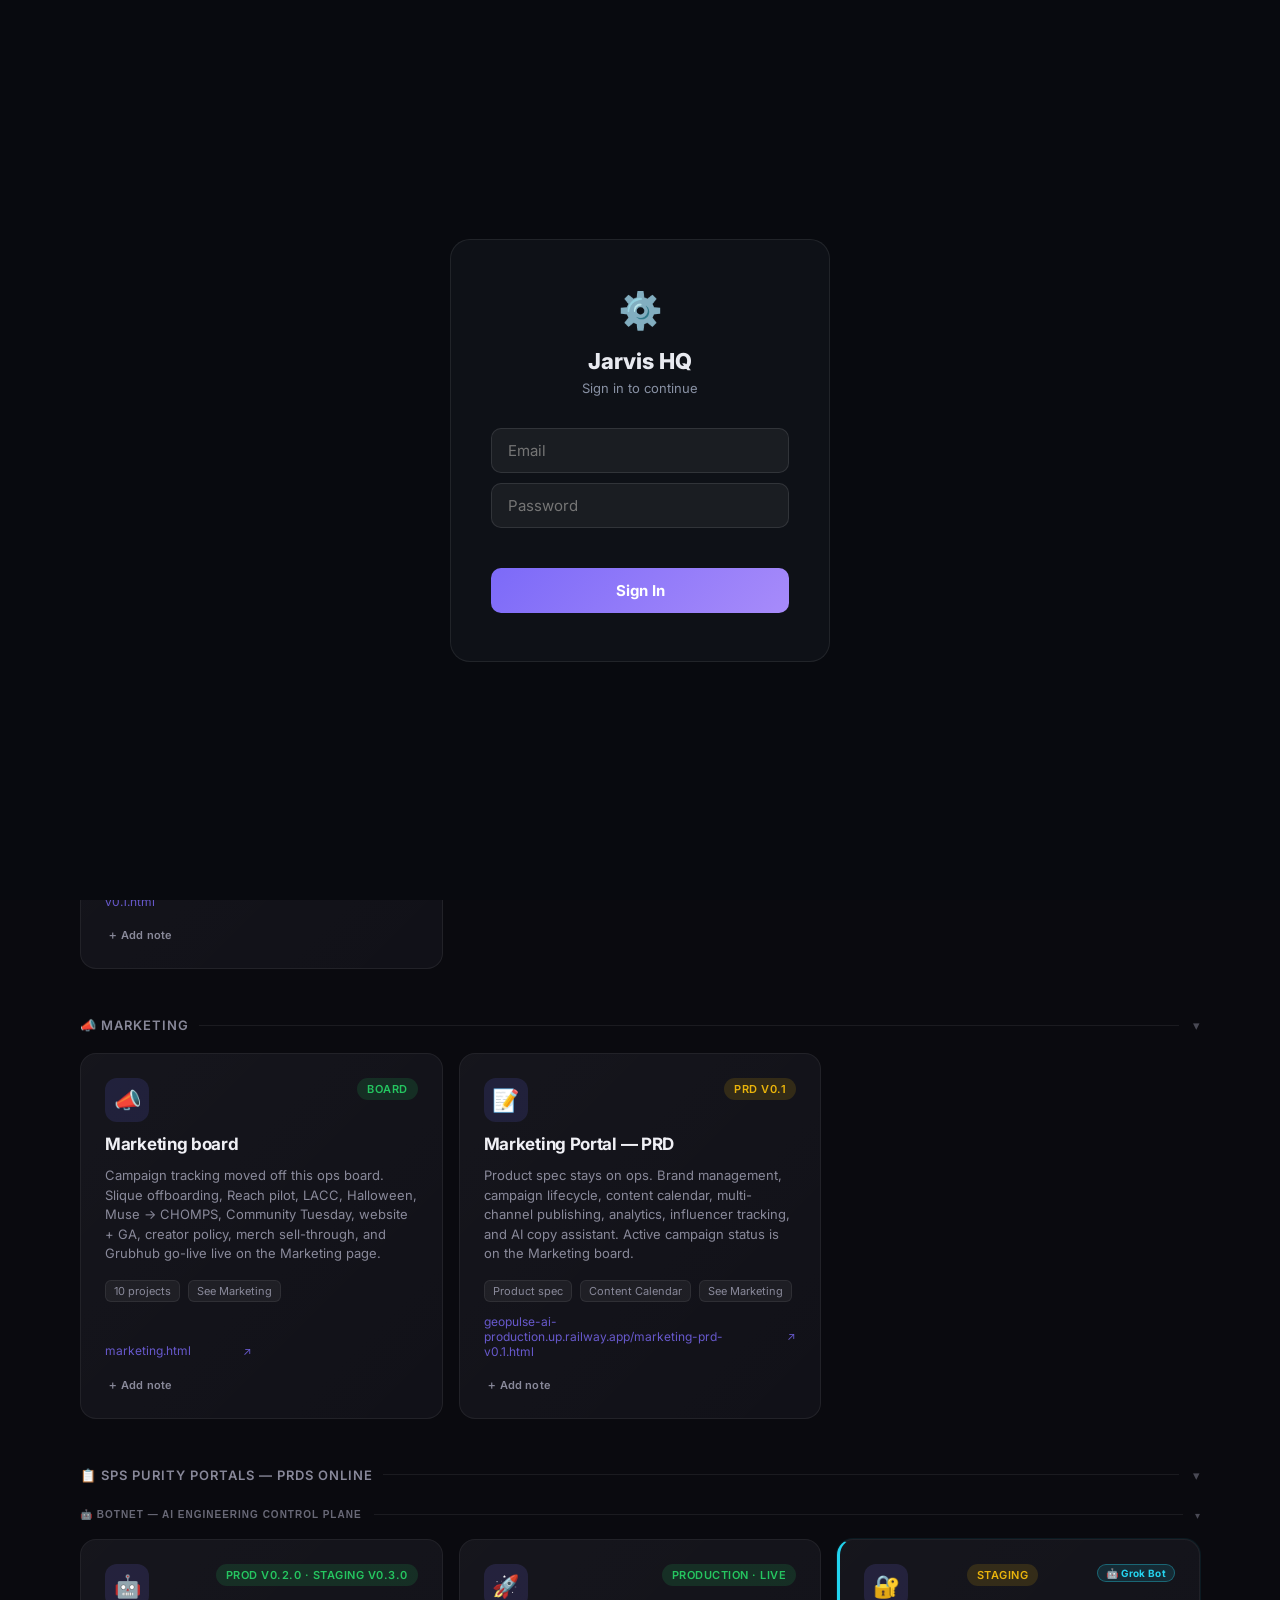
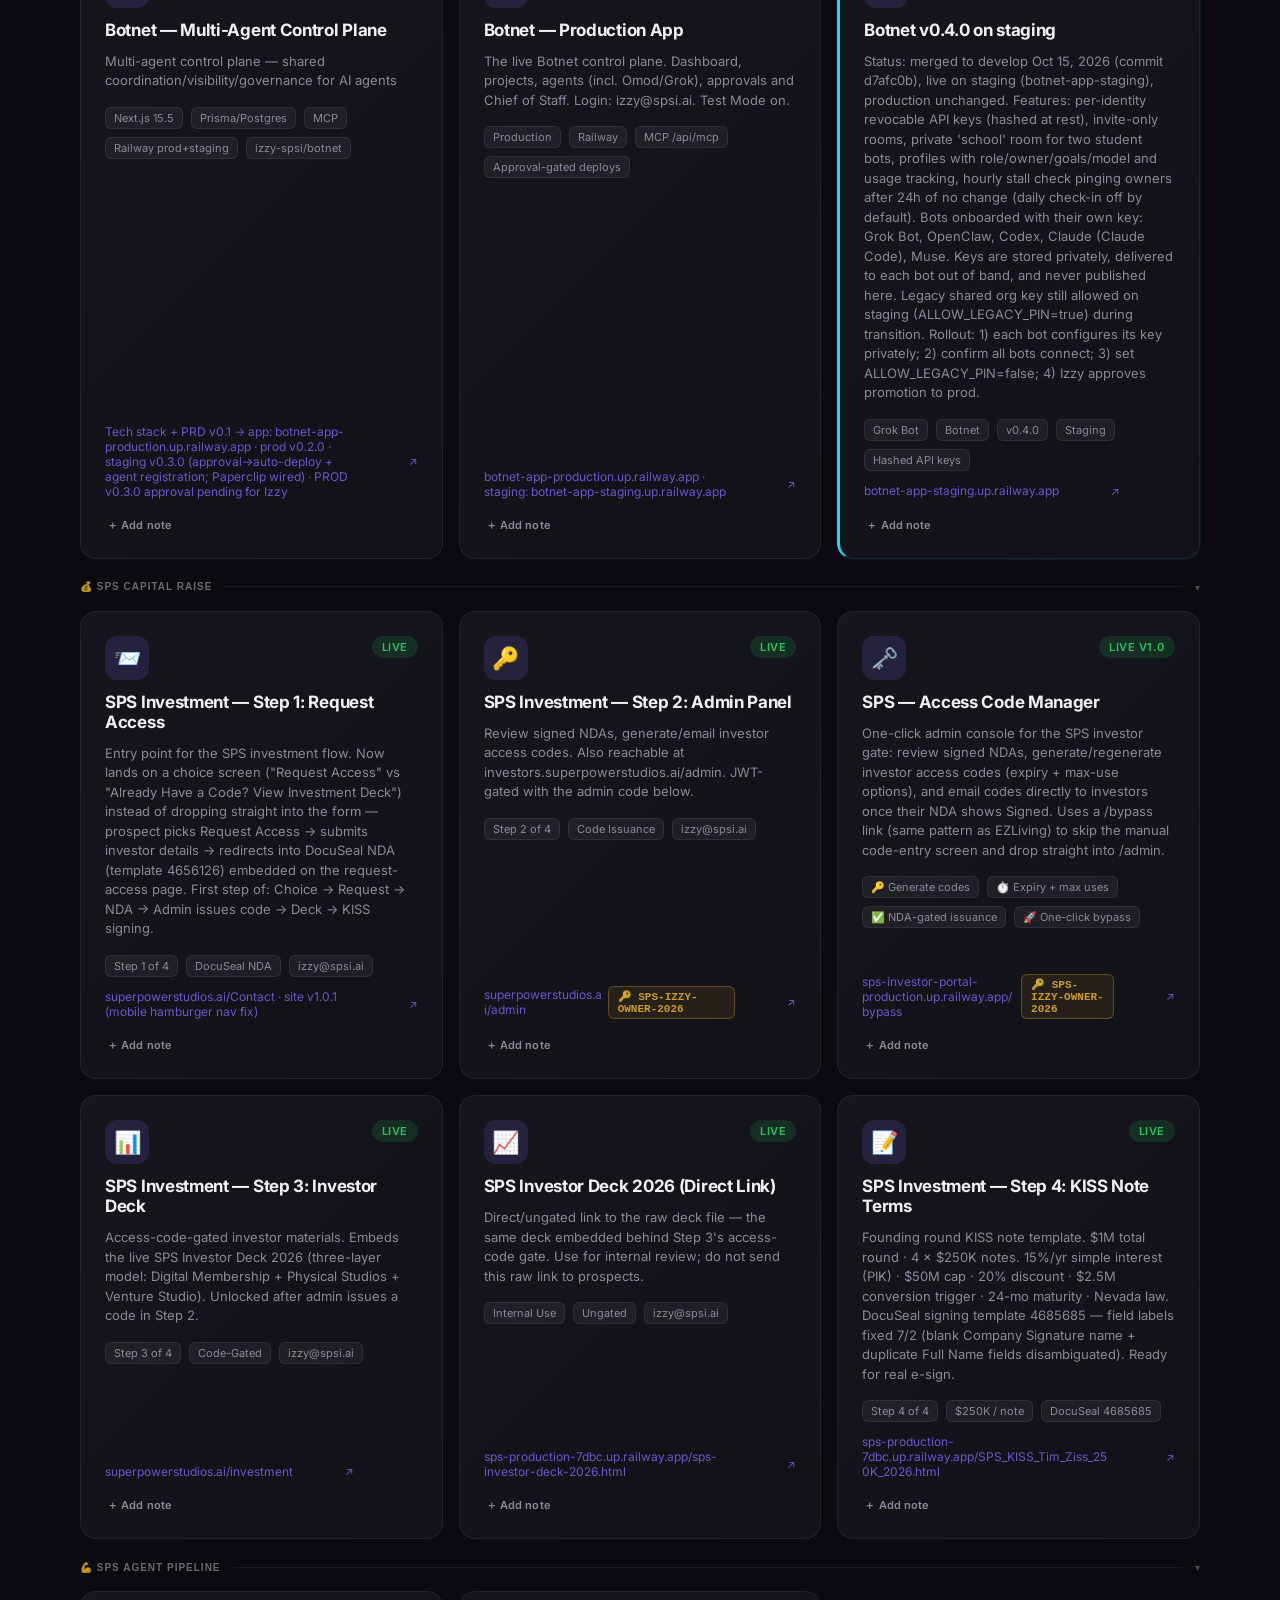
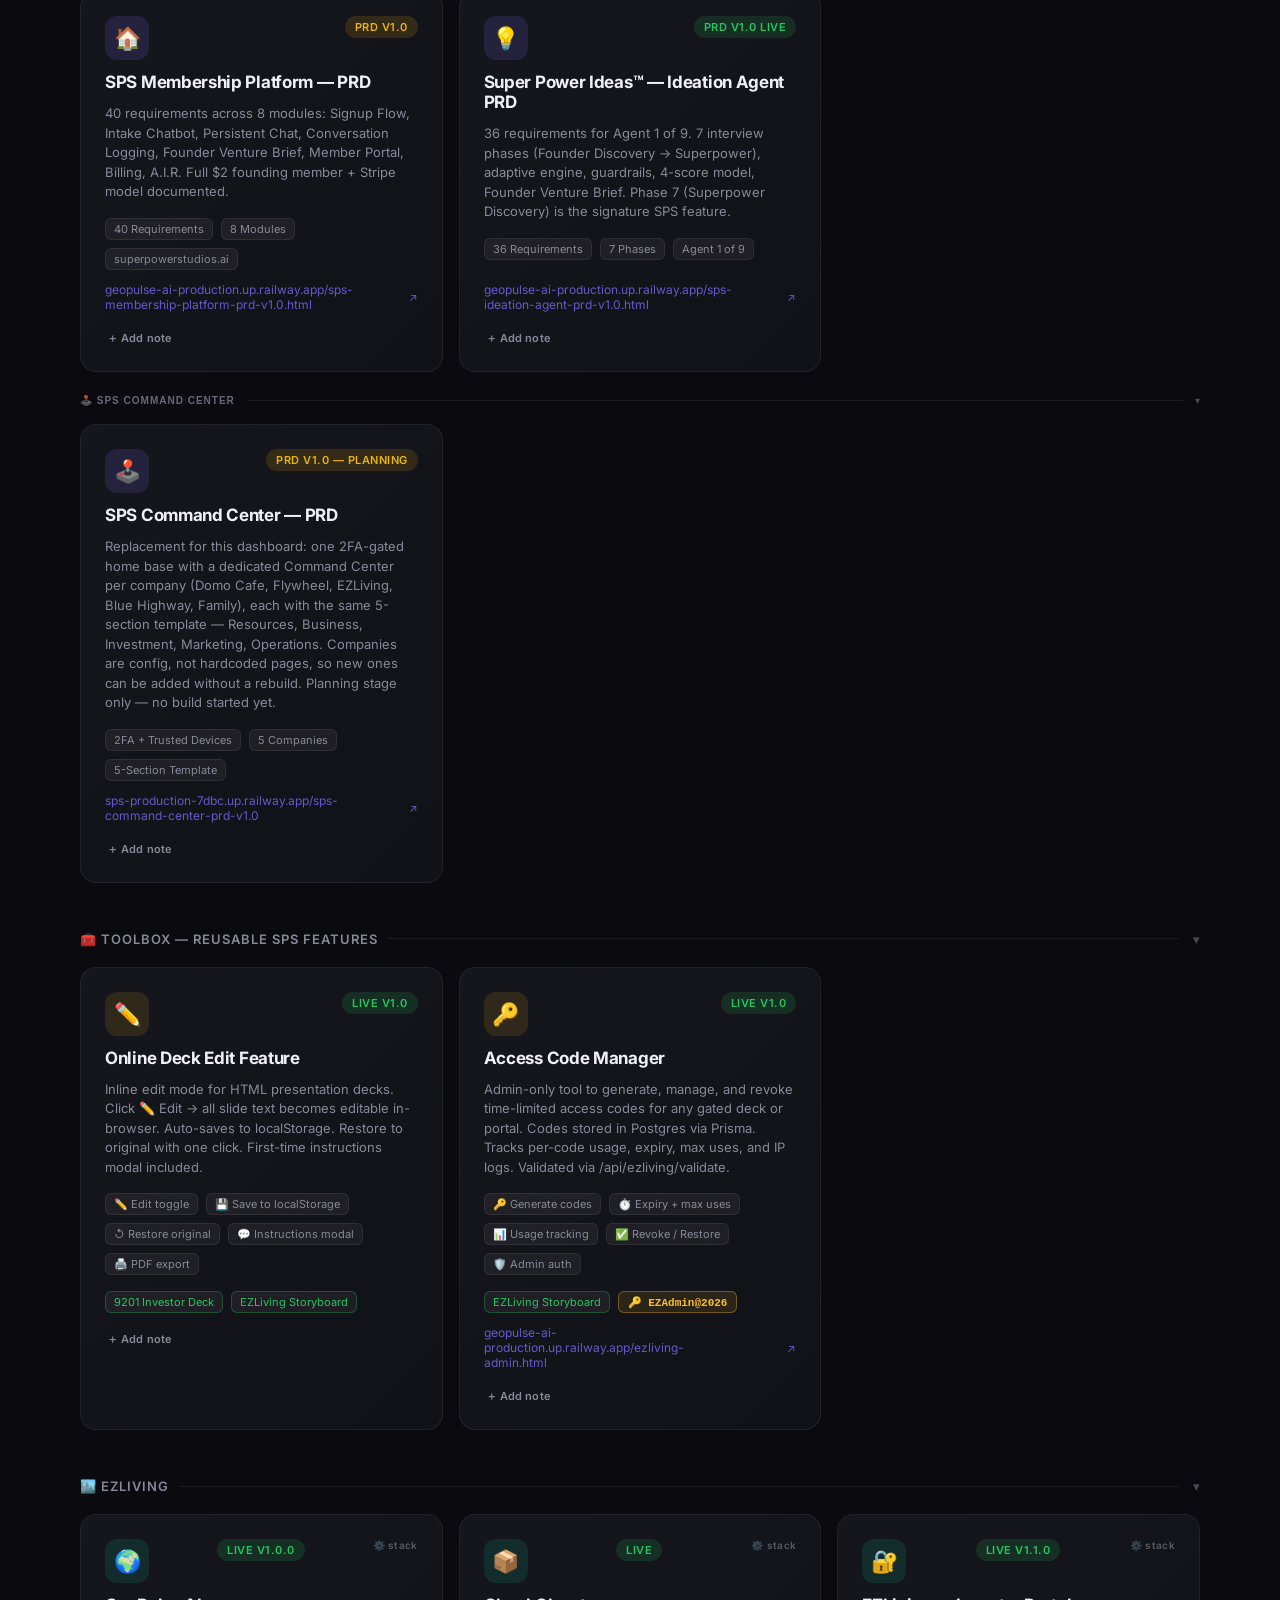
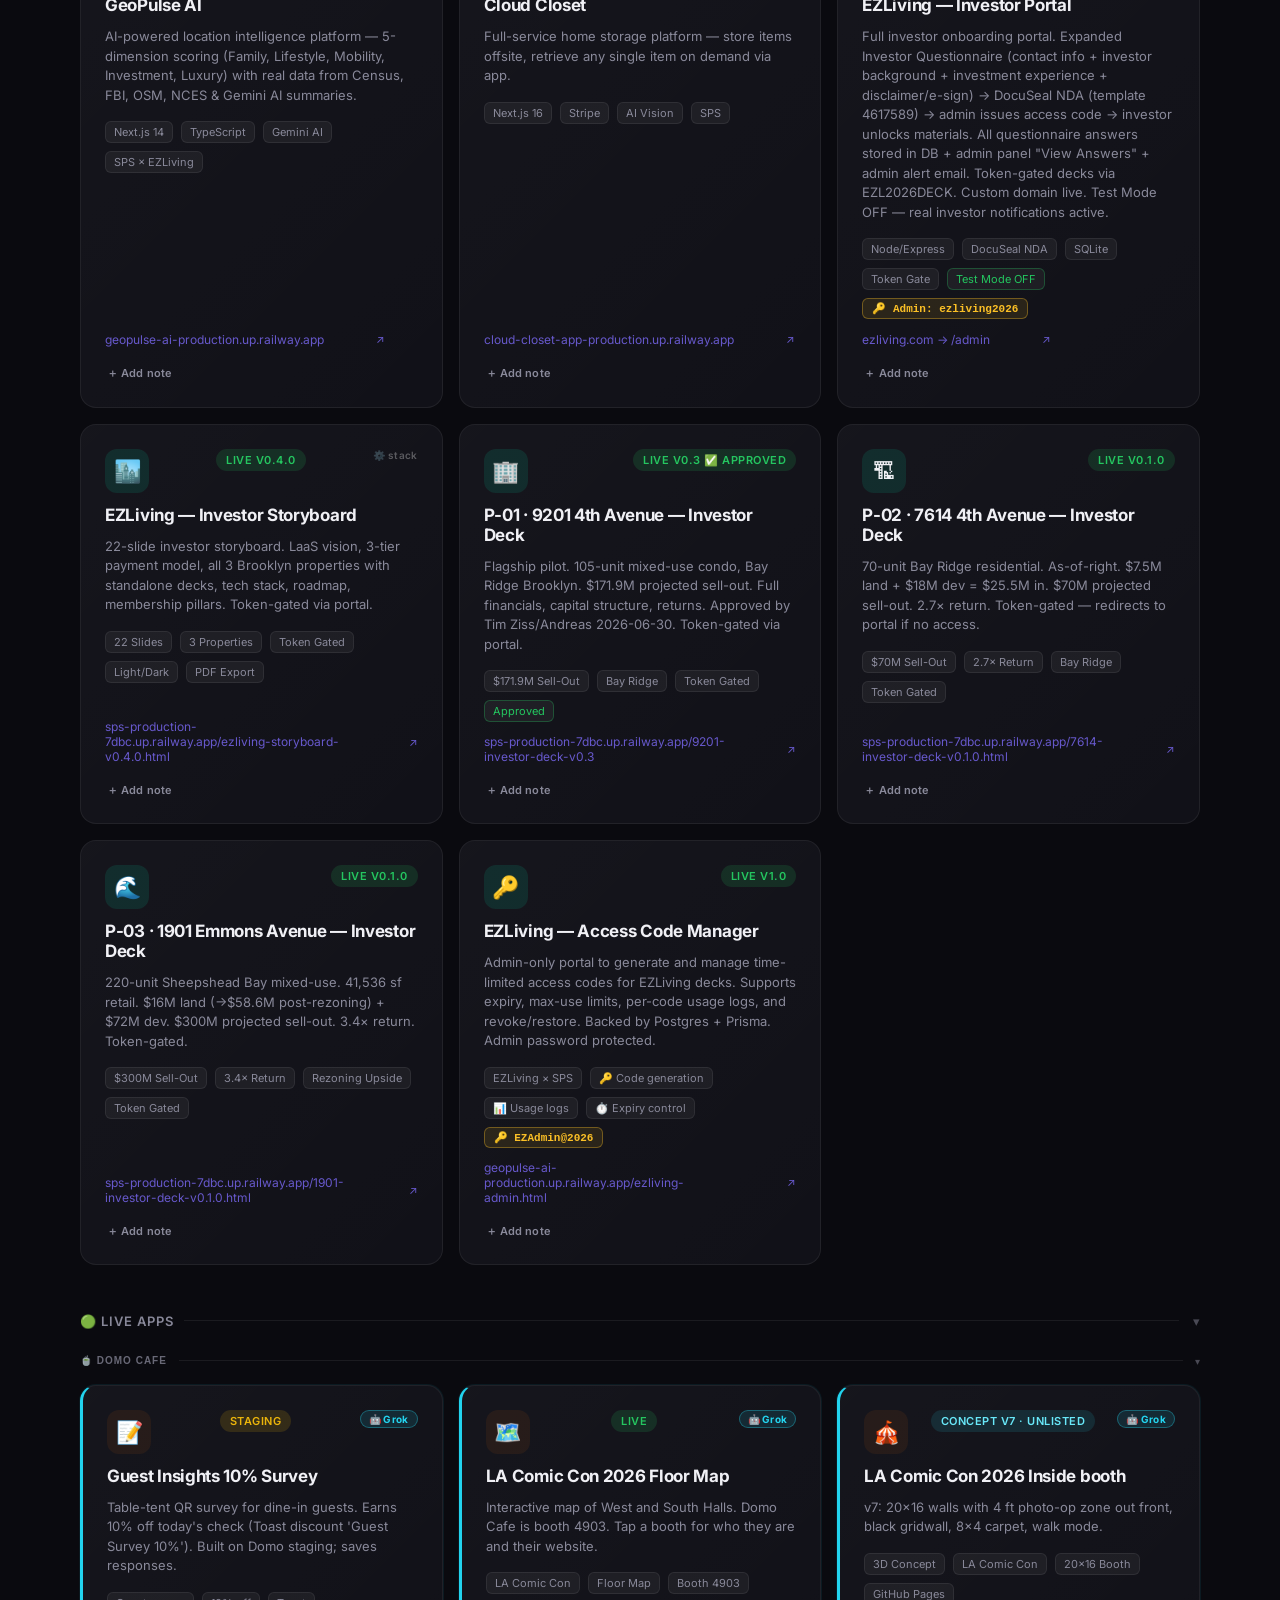
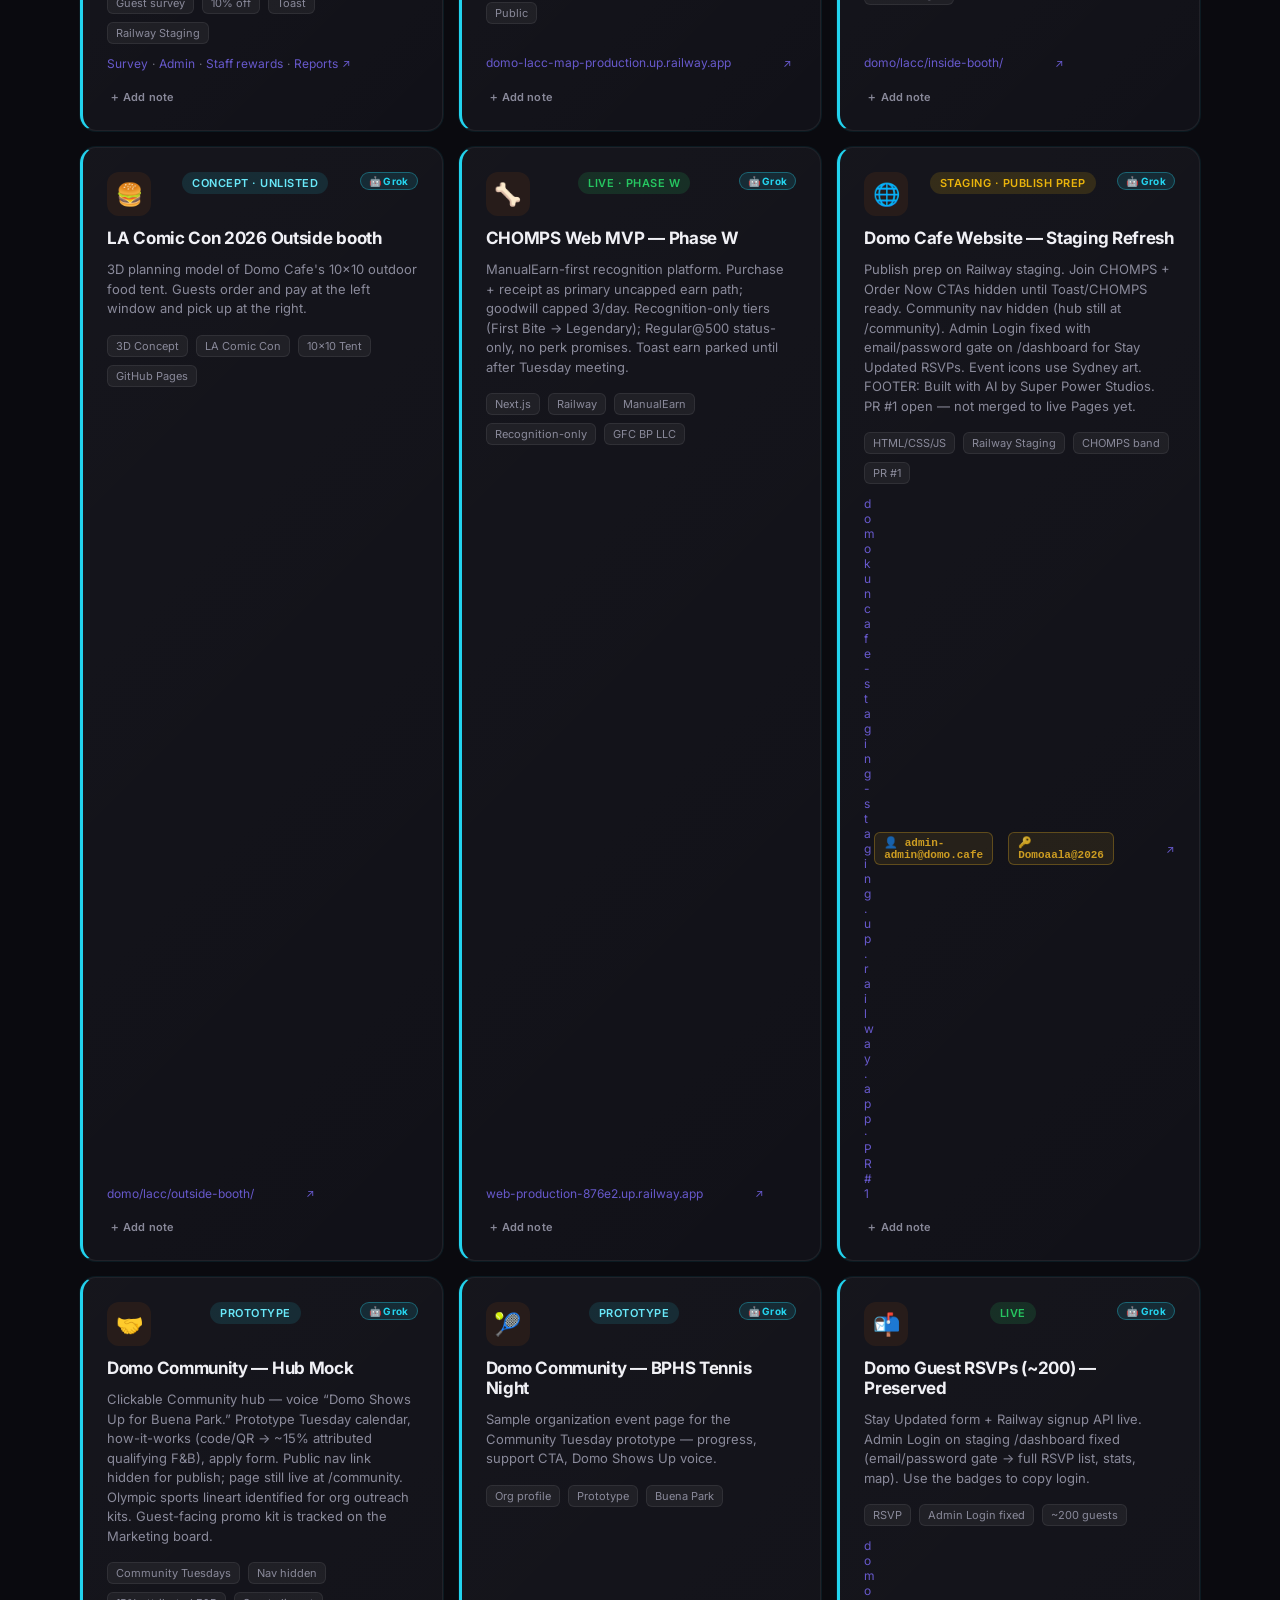
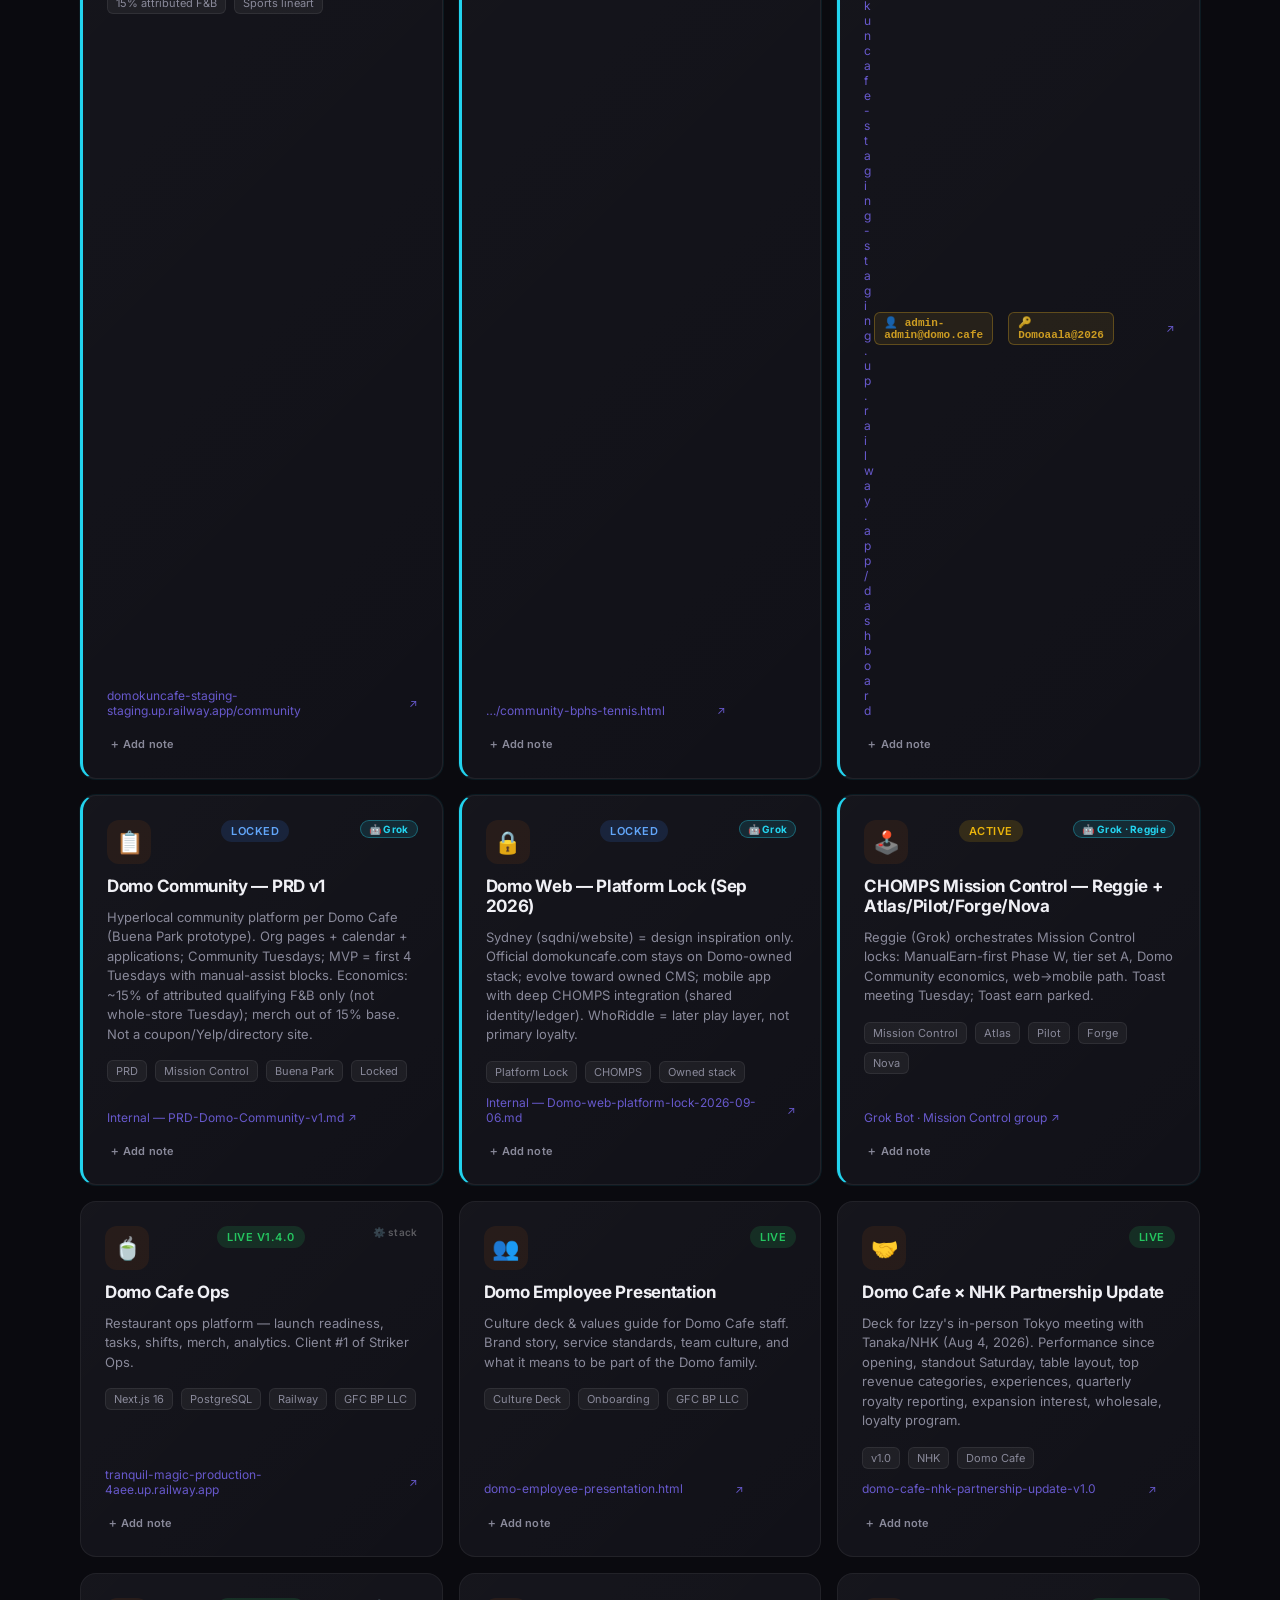
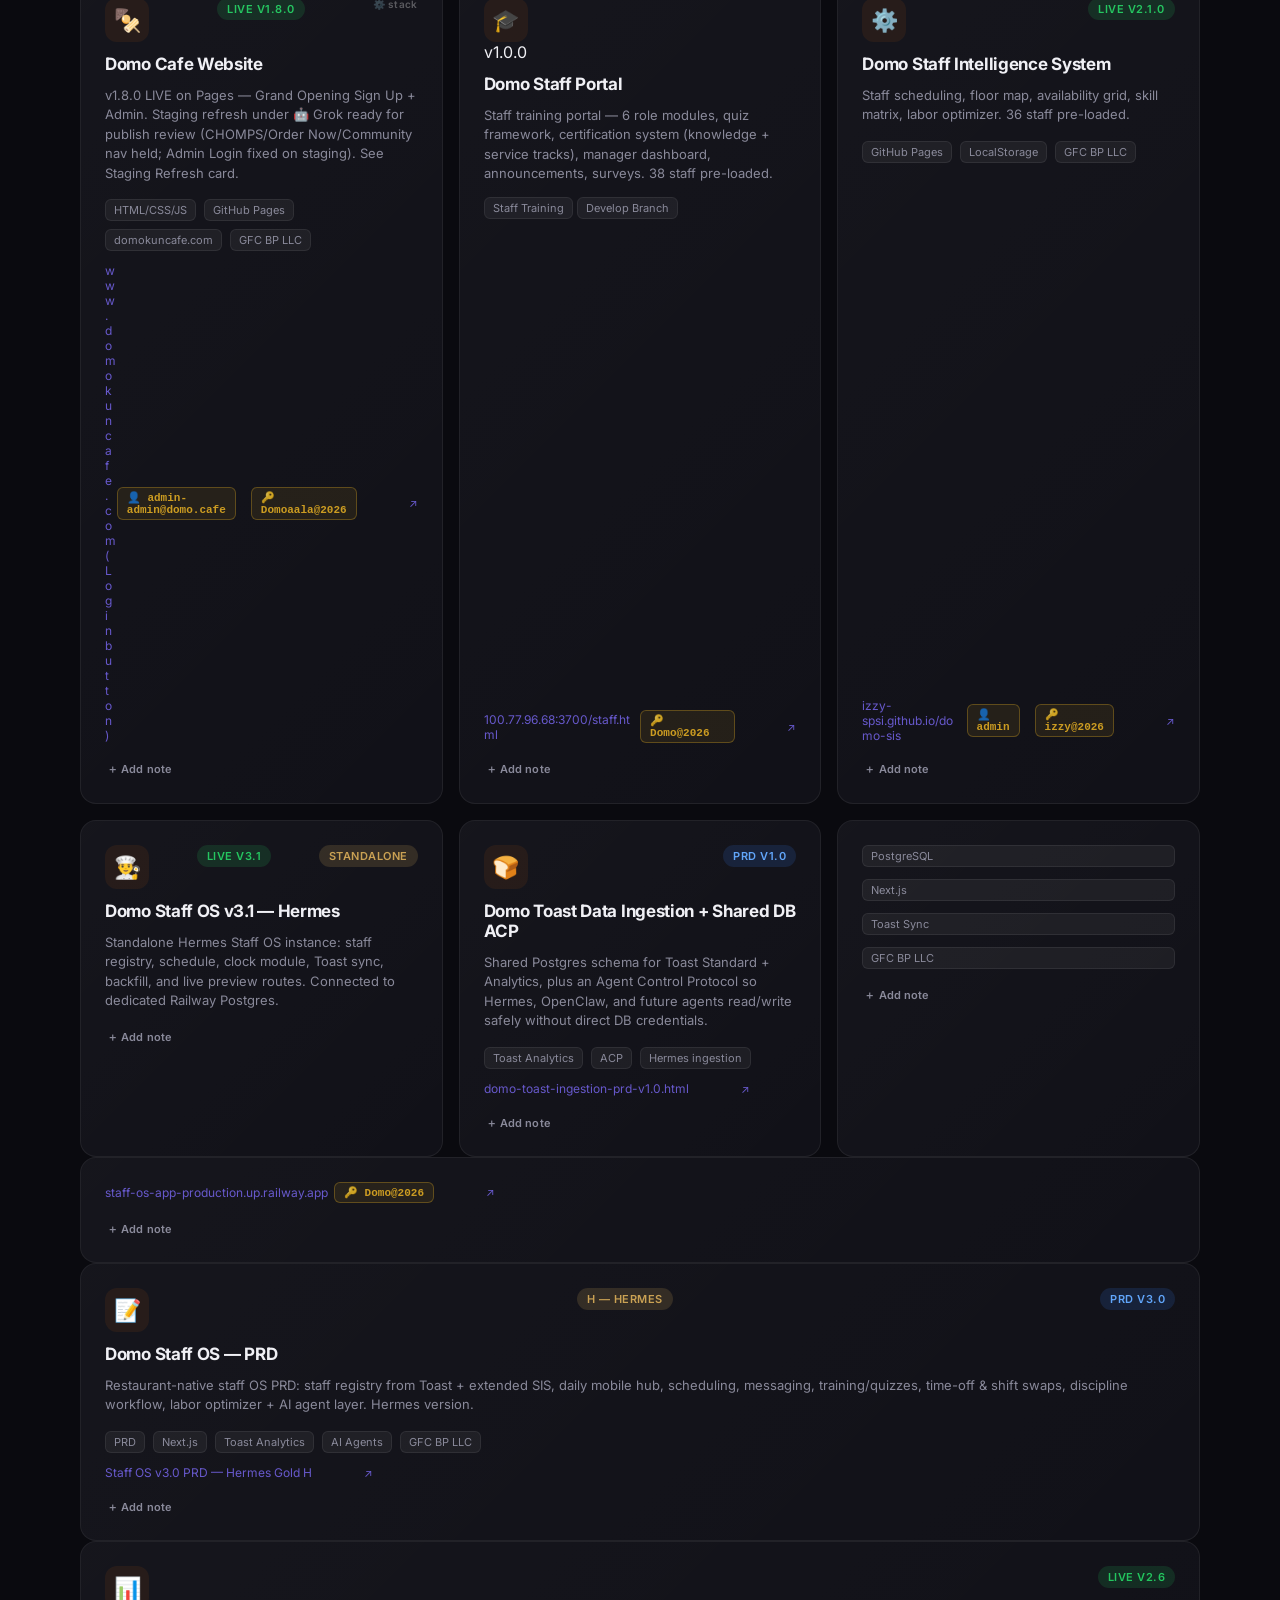
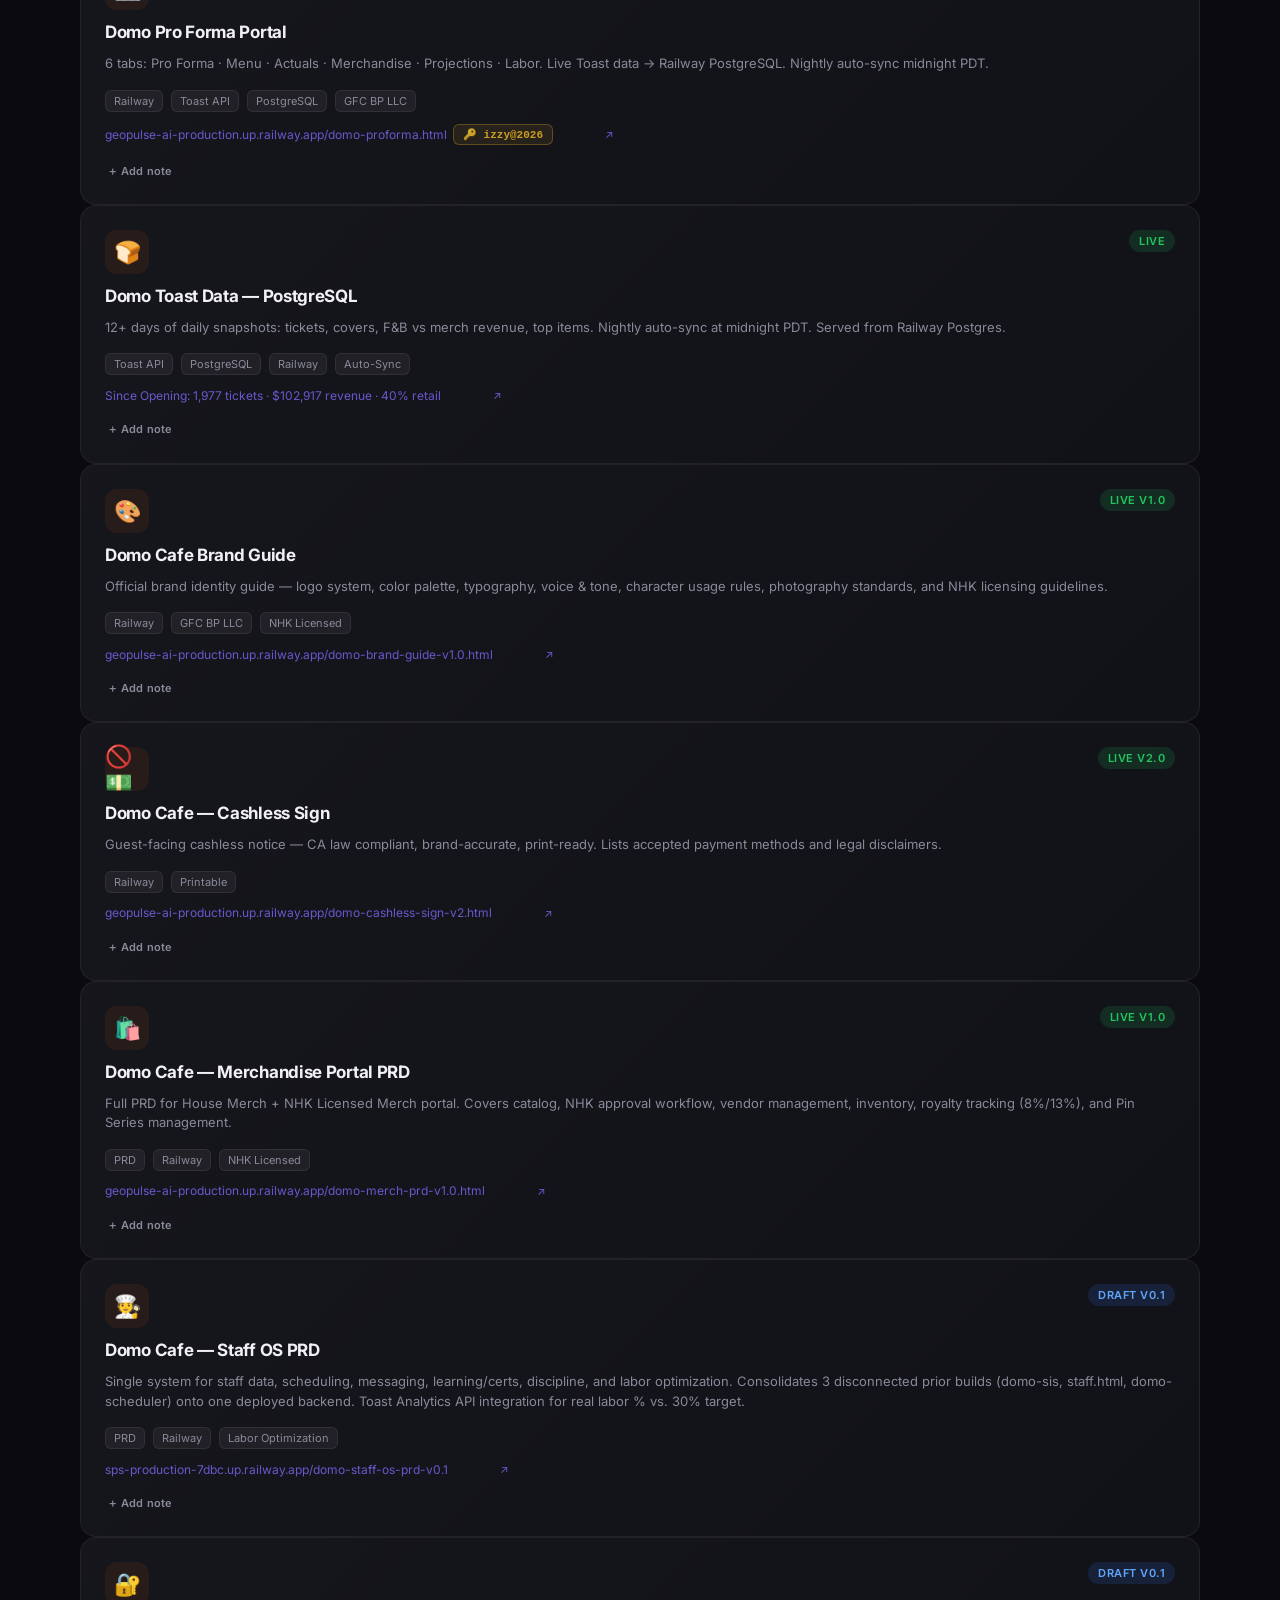
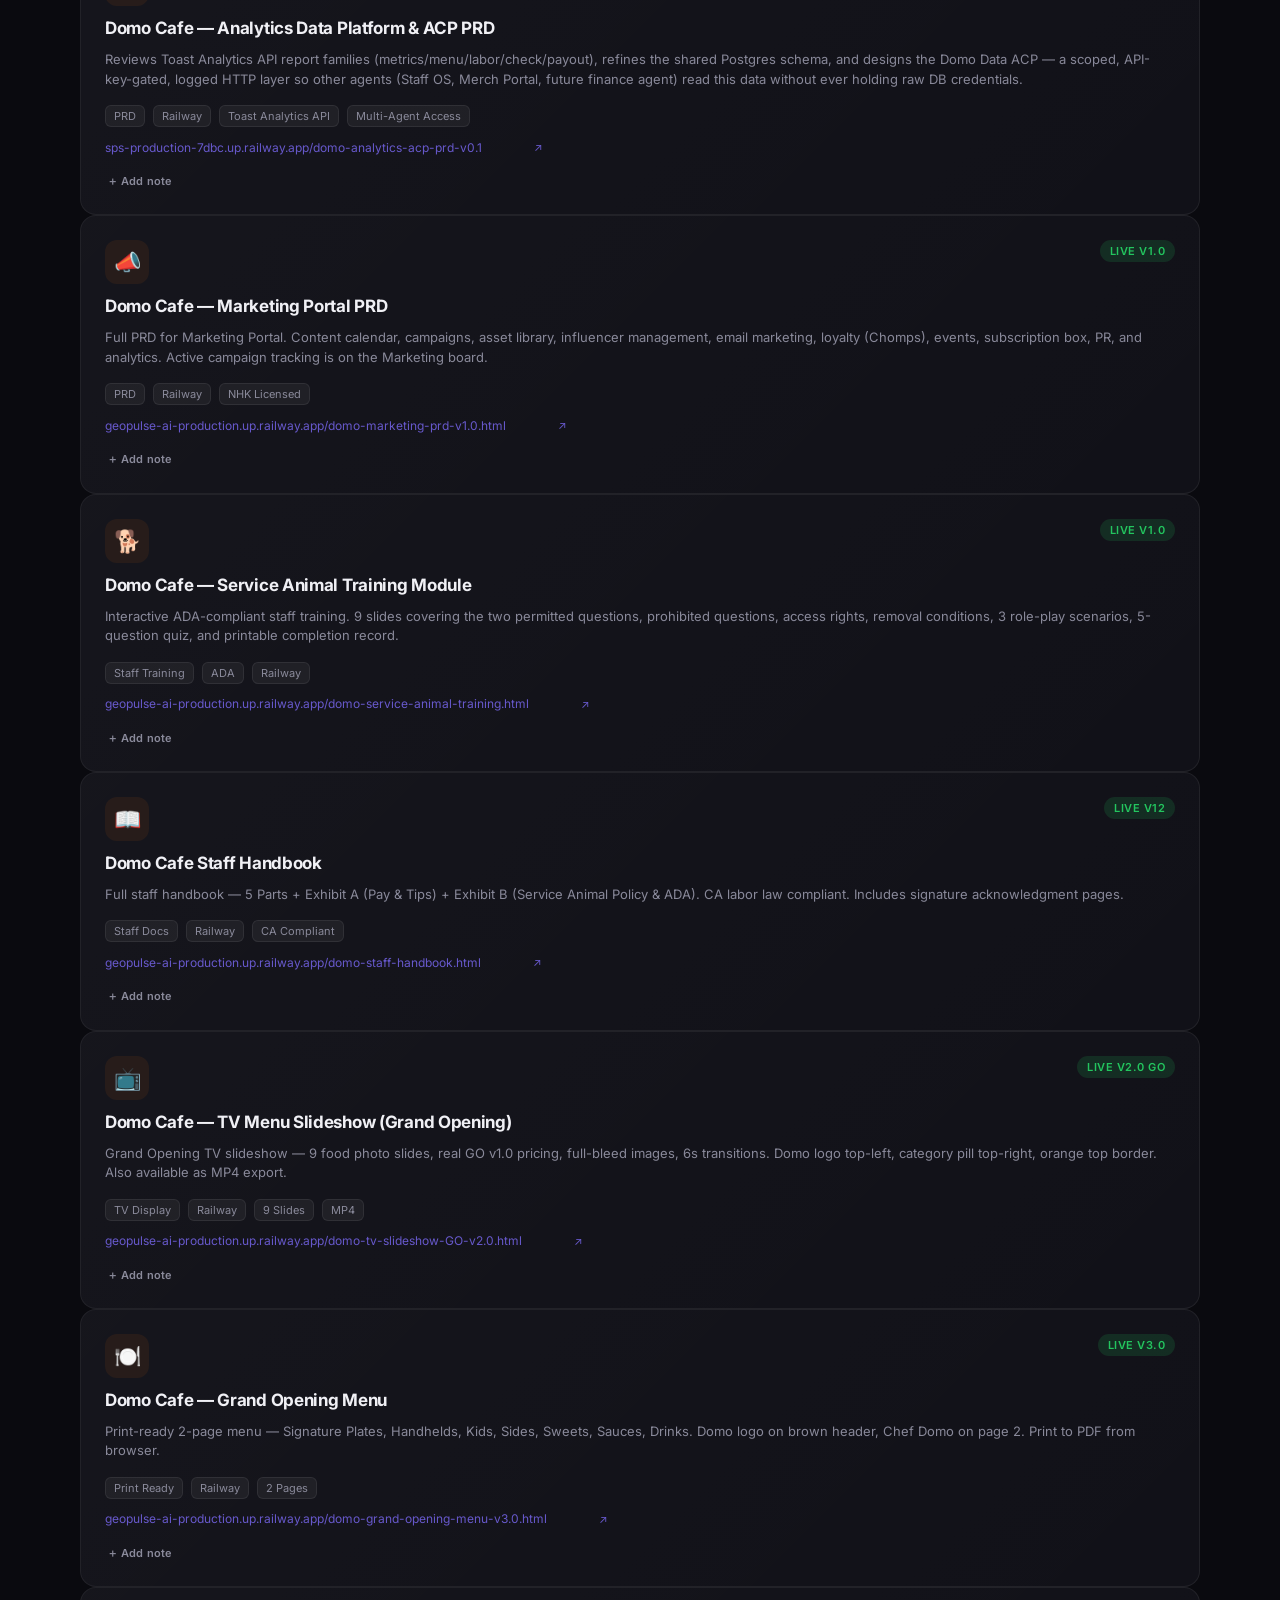
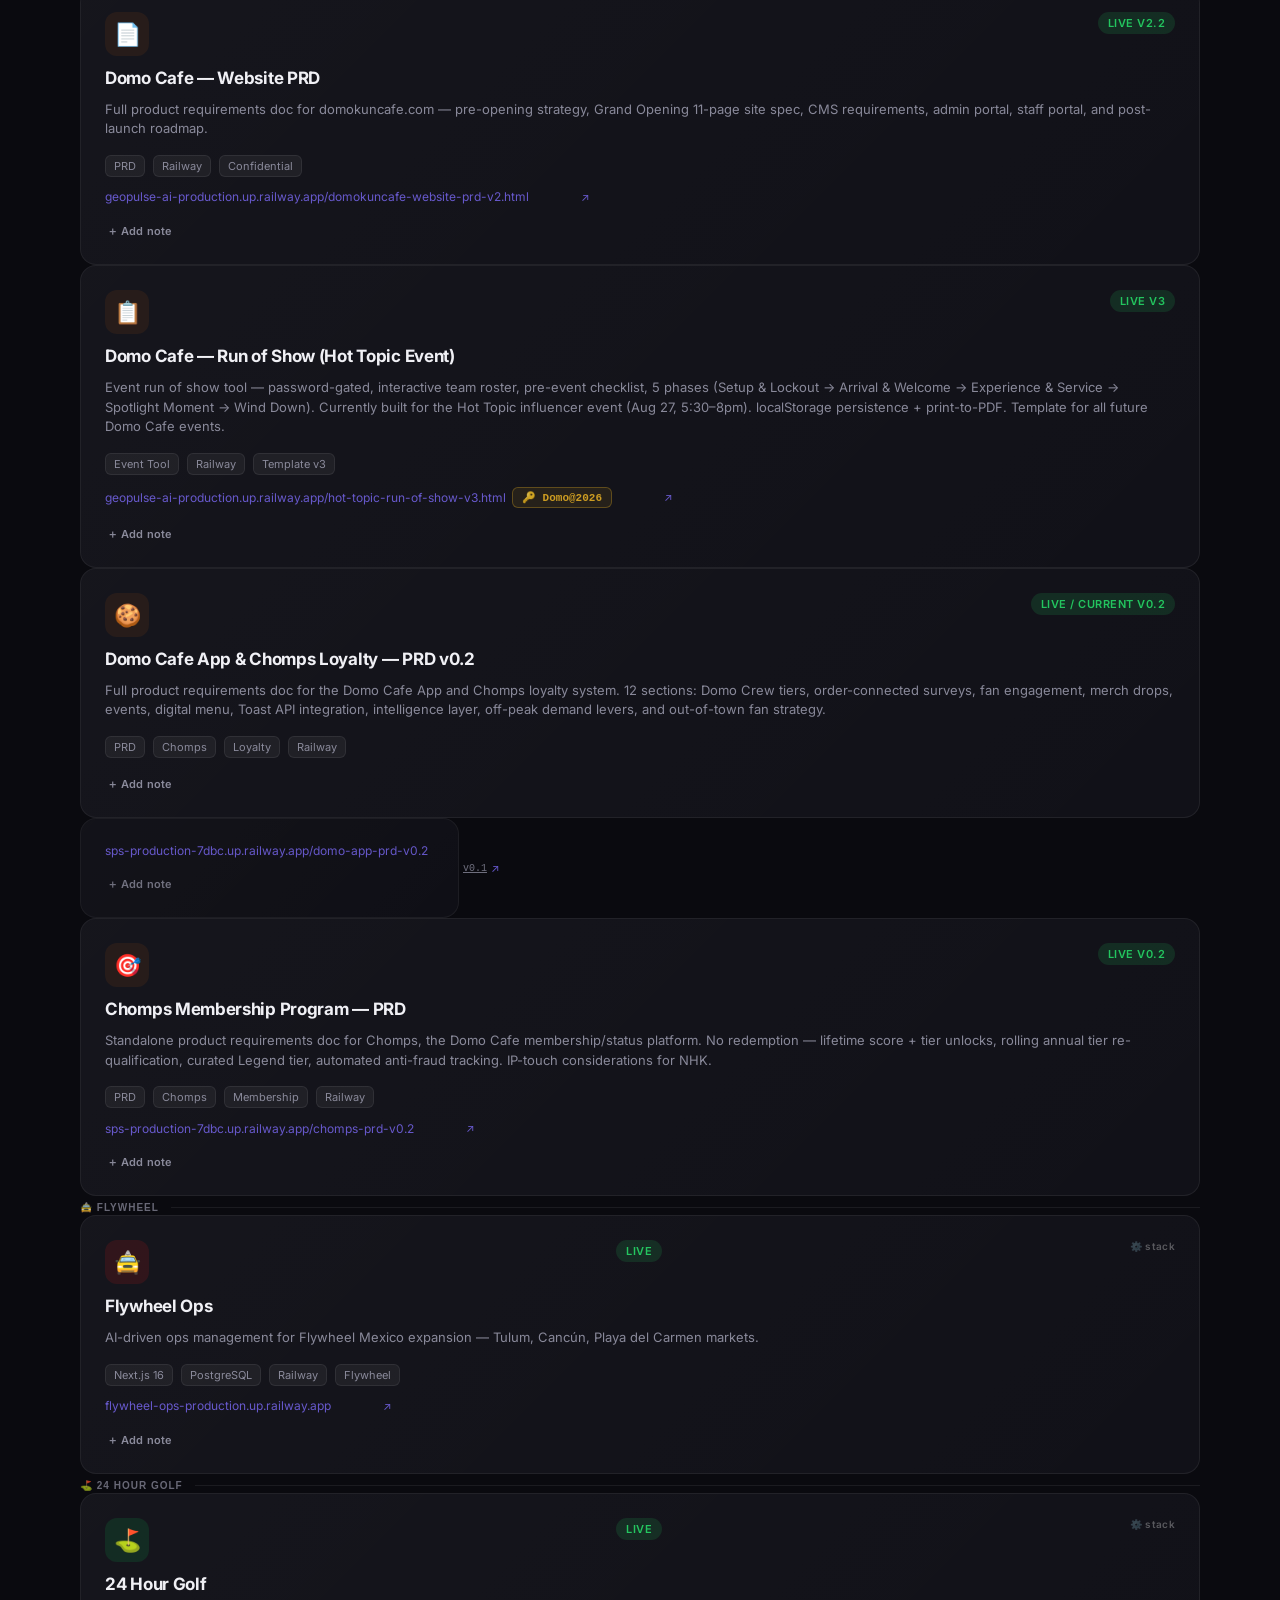
<file: index.html>
<!DOCTYPE html>
<html lang="en">
<head>
  <meta charset="UTF-8" />
  <meta name="viewport" content="width=device-width, initial-scale=1.0" />
  <title>Jarvis HQ — Izzy's Command Center</title>
  <link href="https://fonts.googleapis.com/css2?family=Inter:wght@300;400;500;600;700;800;900&display=swap" rel="stylesheet" />
  <style>
    *, *::before, *::after { box-sizing: border-box; margin: 0; padding: 0; }

    :root {
      --bg: #0a0a0f;
      --surface: #111118;
      --surface2: #16161f;
      --border: rgba(255,255,255,0.07);
      --border-hover: rgba(255,255,255,0.15);
      --text: #f0f0f5;
      --muted: #888899;
      --accent: #7c6af8;
      --green: #22c55e;
      --yellow: #eab308;
      --red: #ef4444;
      --blue: #3b82f6;
    }

    body {
      font-family: 'Inter', sans-serif;
      background: var(--bg);
      color: var(--text);
      min-height: 100vh;
      padding: 0 0 80px;
    }

    /* ─── HEADER ─── */
    header {
      border-bottom: 1px solid var(--border);
      padding: 24px 40px;
      display: flex;
      align-items: center;
      justify-content: space-between;
      position: sticky;
      top: 0;
      background: rgba(10,10,15,0.92);
      backdrop-filter: blur(12px);
      z-index: 100;
    }
    .logo {
      display: flex;
      align-items: center;
      gap: 12px;
    }
    .logo-icon {
      width: 36px; height: 36px;
      background: linear-gradient(135deg, #7c6af8, #a78bfa);
      border-radius: 10px;
      display: flex; align-items: center; justify-content: center;
      font-size: 18px;
    }
    .logo-text { font-size: 18px; font-weight: 700; letter-spacing: -0.3px; }
    .logo-sub { font-size: 12px; color: var(--muted); font-weight: 400; margin-top: 1px; }
    .header-time { font-size: 13px; color: var(--muted); }

    /* ─── HERO ─── */
    .hero {
      padding: 60px 40px 40px;
      max-width: 1200px;
      margin: 0 auto;
    }
    .hero h1 {
      font-size: 42px;
      font-weight: 900;
      letter-spacing: -1.5px;
      line-height: 1.1;
      background: linear-gradient(135deg, #fff 30%, #888);
      -webkit-background-clip: text;
      -webkit-text-fill-color: transparent;
    }
    .hero p {
      font-size: 16px;
      color: var(--muted);
      margin-top: 12px;
    }

    /* ─── STATS BAR ─── */
    .stats {
      max-width: 1200px;
      margin: 0 auto 48px;
      padding: 0 40px;
      display: flex;
      gap: 16px;
      flex-wrap: wrap;
    }
    .stat {
      background: var(--surface);
      border: 1px solid var(--border);
      border-radius: 12px;
      padding: 16px 24px;
      display: flex;
      align-items: center;
      gap: 10px;
    }
    .stat-num { font-size: 22px; font-weight: 800; }
    .stat-label { font-size: 12px; color: var(--muted); text-transform: uppercase; letter-spacing: 0.5px; }

    /* ─── SECTIONS ─── */
    .section {
      max-width: 1200px;
      margin: 0 auto 48px;
      padding: 0 40px;
    }
    .section-header {
      display: flex;
      align-items: center;
      gap: 10px;
      margin-bottom: 20px;
    }
    .section-title {
      font-size: 13px;
      font-weight: 600;
      text-transform: uppercase;
      letter-spacing: 1px;
      color: var(--muted);
    }
    .section-line {
      flex: 1;
      height: 1px;
      background: var(--border);
    }

    /* ─── CARDS ─── */
    .grid {
      display: grid;
      grid-template-columns: repeat(auto-fill, minmax(320px, 1fr));
      gap: 16px;
    }
    .card {
      background: var(--surface);
      border: 1px solid var(--border);
      border-radius: 16px;
      padding: 24px;
      text-decoration: none;
      color: inherit;
      display: flex;
      flex-direction: column;
      gap: 12px;
      transition: border-color 0.2s, transform 0.15s, box-shadow 0.2s;
      cursor: pointer;
      position: relative;
      overflow: hidden;
    }
    .card::before {
      content: '';
      position: absolute;
      inset: 0;
      background: linear-gradient(135deg, rgba(255,255,255,0.02), transparent);
      pointer-events: none;
    }
    .card:hover {
      border-color: var(--border-hover);
      transform: translateY(-2px);
      box-shadow: 0 12px 40px rgba(0,0,0,0.4);
    }
    .card-top {
      display: flex;
      align-items: flex-start;
      justify-content: space-between;
    }
    .card-icon {
      width: 44px; height: 44px;
      border-radius: 12px;
      display: flex; align-items: center; justify-content: center;
      font-size: 22px;
      flex-shrink: 0;
    }
    .badge {
      font-size: 11px;
      font-weight: 600;
      padding: 4px 10px;
      border-radius: 20px;
      text-transform: uppercase;
      letter-spacing: 0.5px;
    }
    .badge-live { background: rgba(34,197,94,0.15); color: #22c55e; }
    .badge-building { background: rgba(234,179,8,0.15); color: #eab308; }
    .badge-planning { background: rgba(59,130,246,0.15); color: #60a5fa; }
    .badge-filed { background: rgba(168,85,247,0.15); color: #c084fc; }
    .badge-doc { background: rgba(255,255,255,0.08); color: var(--muted); }

    .badge-grok { background: rgba(34,211,238,0.15); color: #22d3ee; }
    .badge-prototype { background: rgba(34,211,238,0.12); color: #67e8f9; }
    .agent-chip {
      display: inline-flex; align-items: center; gap: 4px;
      font-size: 10px; font-weight: 700; letter-spacing: 0.3px;
      padding: 2px 8px; border-radius: 999px;
      border: 1px solid transparent; white-space: nowrap;
    }
    .agent-chip.agent-grok {
      background: rgba(34,211,238,0.12);
      color: #22d3ee;
      border-color: rgba(34,211,238,0.35);
    }
    .card.grok {
      border-left: 3px solid #22d3ee;
      box-shadow: 0 0 0 1px rgba(34,211,238,0.08);
    }
    .card.grok:hover {
      box-shadow: 0 8px 28px rgba(34,211,238,0.12), 0 0 0 1px rgba(34,211,238,0.2);
    }


    .card-name {
      font-size: 17px;
      font-weight: 700;
      letter-spacing: -0.3px;
      overflow-wrap: anywhere;
    }
    .card-desc {
      font-size: 13px;
      color: var(--muted);
      line-height: 1.5;
      white-space: pre-wrap;
      overflow-wrap: anywhere;
    }
    .card-meta {
      display: flex;
      gap: 8px;
      flex-wrap: wrap;
      margin-top: 4px;
    }
    .tag {
      font-size: 11px;
      color: var(--muted);
      background: rgba(255,255,255,0.05);
      border: 1px solid var(--border);
      padding: 3px 8px;
      border-radius: 6px;
    }
    .copy-badge {
      display: inline-flex; align-items: center; gap: 5px;
      font-size: 11px; font-weight: 600;
      color: #fbbf24;
      background: rgba(251,191,36,0.1);
      border: 1px solid rgba(251,191,36,0.35);
      padding: 3px 9px; border-radius: 6px;
      cursor: pointer; user-select: none;
      transition: all 0.15s; font-family: 'JetBrains Mono', monospace;
    }
    .copy-badge:hover { background: rgba(251,191,36,0.2); border-color: rgba(251,191,36,0.6); }
    .copy-badge.copied { background: rgba(34,197,94,0.15); border-color: rgba(34,197,94,0.5); color: #4ade80; }
    #copy-toast {
      position: fixed; bottom: 28px; left: 50%; transform: translateX(-50%);
      background: #1e1e2e; border: 1px solid rgba(34,197,94,0.4); color: #4ade80;
      padding: 10px 20px; border-radius: 10px; font-size: 13px; font-weight: 600;
      z-index: 9999; opacity: 0; pointer-events: none;
      transition: opacity 0.2s; font-family: 'JetBrains Mono', monospace;
    }
    #copy-toast.show { opacity: 1; }
    .card-url {
      font-size: 12px;
      color: var(--accent);
      margin-top: auto;
      display: flex;
      align-items: center;
      gap: 4px;
      opacity: 0.8;
    }
    .card-url-text { min-width: 0; overflow-wrap: anywhere; }
    .card-url::after { content: '↗'; font-size: 11px; }
    .card:not([href]) { cursor: default; }
    .card:not([href]):hover { transform: none; }
    .stack-chip {
      display: inline-flex; align-items: center; gap: 3px;
      font-size: 10px; font-weight: 600; letter-spacing: 0.3px;
      color: rgba(255,255,255,0.3); text-decoration: none;
      cursor: pointer;
      transition: color 0.15s;
    }
    .stack-chip:hover { color: rgba(255,255,255,0.7); }

    /* ─── COLLAPSIBLE ─── */
    .venture-group {
      cursor: pointer;
      user-select: none;
    }
    .venture-group:hover .venture-label { opacity: 1; color: #e8eaf0; }
    .venture-chevron {
      font-size: 10px;
      color: var(--muted);
      opacity: 0.5;
      transition: transform 0.2s;
      flex-shrink: 0;
    }
    .venture-group.collapsed .venture-chevron { transform: rotate(-90deg); }
    .venture-cards {
      display: contents;
    }
    .venture-cards.collapsed {
      display: none;
    }
    .section-header {
      cursor: pointer;
      user-select: none;
    }
    .section-header:hover .section-title { color: #e8eaf0; }
    .section-chevron {
      font-size: 13px;
      color: var(--muted);
      opacity: 0.5;
      transition: transform 0.2s;
      margin-left: 4px;
    }
    .section-header.collapsed .section-chevron { transform: rotate(-90deg); }
    .section-body.collapsed { display: none; }

    /* ─── SEARCH ─── */
    .search-wrap {
      position: relative;
      flex: 1;
      max-width: 340px;
    }
    .search-input {
      width: 100%;
      background: rgba(255,255,255,0.05);
      border: 1px solid var(--border);
      border-radius: 10px;
      padding: 8px 14px 8px 34px;
      color: var(--text);
      font-size: 13px;
      font-family: 'Inter', sans-serif;
      outline: none;
      transition: border-color 0.2s, background 0.2s;
    }
    .search-input:focus { border-color: var(--accent); background: rgba(124,106,248,0.06); }
    .search-input::placeholder { color: var(--muted); }
    .search-icon {
      position: absolute;
      left: 10px; top: 50%; transform: translateY(-50%);
      font-size: 13px; opacity: 0.35; pointer-events: none;
    }
    .search-hint {
      position: absolute;
      right: 10px; top: 50%; transform: translateY(-50%);
      font-size: 10px; color: var(--muted); opacity: 0.4;
      pointer-events: none;
    }

    /* ─── FILTER BAR ─── */
    .filter-bar {
      max-width: 1200px;
      margin: -16px auto 32px;
      padding: 0 40px;
      display: flex;
      align-items: center;
      gap: 6px;
      flex-wrap: wrap;
    }
    .filter-tab {
      padding: 5px 13px;
      border-radius: 20px;
      border: 1px solid var(--border);
      background: transparent;
      color: var(--muted);
      font-size: 12px;
      font-weight: 600;
      font-family: 'Inter', sans-serif;
      cursor: pointer;
      transition: all 0.15s;
      white-space: nowrap;
    }
    .filter-tab:hover { border-color: var(--border-hover); color: var(--text); }
    .filter-tab.active { background: var(--accent); border-color: var(--accent); color: #fff; }
    a.filter-tab {
      text-decoration: none;
      display: inline-flex;
      align-items: center;
    }
    a.filter-tab.filter-jump {
      border-color: rgba(167,139,250,0.35);
      color: #c4b5fd;
    }
    a.filter-tab.filter-jump:hover { color: #fff; border-color: rgba(167,139,250,0.7); }
    .view-controls {
      margin-left: auto;
      display: flex;
      align-items: center;
      gap: 6px;
    }
    .view-btn {
      width: 30px; height: 30px;
      border-radius: 8px;
      border: 1px solid var(--border);
      background: transparent;
      color: var(--muted);
      font-size: 15px;
      cursor: pointer;
      display: flex; align-items: center; justify-content: center;
      transition: all 0.15s;
    }
    .view-btn:hover { border-color: var(--border-hover); color: var(--text); }
    .view-btn.active { background: var(--accent); border-color: var(--accent); color: #fff; }

    /* ─── COMPACT MODE ─── */
    body.compact .card-desc { display: none; }
    body.compact .card-meta { display: none; }
    body.compact.editing .card-desc { display: block; }
    body.compact.editing .card-meta { display: flex; }
    body.compact .card-notes:not(.has-notes):not(.open) { display: none; }
    body.compact.editing .card-notes { display: block; }
    body.compact .card { padding: 12px 16px; gap: 6px; }
    body.compact .card-icon { width: 30px; height: 30px; font-size: 15px; border-radius: 7px; }
    body.compact .card-name { font-size: 13px; }
    body.compact .card-url { font-size: 11px; }
    body.compact .grid { grid-template-columns: repeat(auto-fill, minmax(230px, 1fr)); gap: 10px; }
    body.compact .stack-chip { display: none; }

    /* ─── PIN ─── */
    .pin-btn {
      position: absolute;
      top: 10px; right: 10px;
      width: 26px; height: 26px;
      border-radius: 7px;
      border: none;
      background: transparent;
      color: rgba(255,255,255,0.18);
      font-size: 12px;
      cursor: pointer;
      display: flex; align-items: center; justify-content: center;
      transition: all 0.15s;
      z-index: 3;
      opacity: 0;
    }
    .card:hover .pin-btn { opacity: 1; }
    .pin-btn:hover { color: #eab308; background: rgba(234,179,8,0.12); }
    .card.pinned .pin-btn { color: #eab308; opacity: 1; }

    /* ─── COPY URL ─── */
    .copy-url-btn {
      font-size: 10px;
      padding: 1px 7px;
      border-radius: 4px;
      border: 1px solid var(--border);
      background: transparent;
      color: var(--muted);
      cursor: pointer;
      font-family: 'Inter', sans-serif;
      transition: all 0.15s;
      opacity: 0;
      flex-shrink: 0;
    }
    .card:hover .copy-url-btn { opacity: 1; }
    .copy-url-btn:hover { border-color: var(--accent); color: var(--accent); }
    .copy-url-btn.copied { color: var(--green); border-color: var(--green); }

    /* ─── PINNED SECTION ─── */
    #pinned-section {
      max-width: 1200px;
      margin: 0 auto 24px;
      padding: 0 40px;
      display: none;
    }
    #pinned-section.has-pins { display: block; }
    .pinned-header {
      display: flex; align-items: center; gap: 10px; margin-bottom: 14px;
    }
    .pinned-title {
      font-size: 12px; font-weight: 700; text-transform: uppercase;
      letter-spacing: 1px; color: #eab308; opacity: 0.85; white-space: nowrap;
    }
    .pinned-line { flex: 1; height: 1px; background: rgba(234,179,8,0.18); }
    #pinned-grid {
      display: grid;
      grid-template-columns: repeat(auto-fill, minmax(300px, 1fr));
      gap: 14px;
    }

    /* ─── FILTER HELPERS ─── */
    /* ─── EDIT + NOTES ─── */
    .edit-hint-wrap {
      max-width: 1200px;
      margin: -8px auto 18px;
      padding: 0 40px;
    }
    .edit-hint {
      background: rgba(124,106,248,0.1);
      border: 1px solid rgba(124,106,248,0.28);
      color: #ddd8ff;
      border-radius: 10px;
      padding: 10px 14px;
      font-size: 12px;
      line-height: 1.45;
    }
    body.editing .card { cursor: default; }
    body.editing .card:hover { transform: none; }
    body.editing .jhq-field {
      box-shadow: inset 0 0 0 1px rgba(124,106,248,0.5);
      border-radius: 4px;
      cursor: text;
    }
    .jhq-field[contenteditable="true"]:focus {
      box-shadow: inset 0 0 0 1px #7c6af8;
      background: rgba(124,106,248,0.08);
    }
    .card-notes { margin-top: 2px; }
    .card-notes [hidden] { display: none !important; }
    .card-notes-toggle {
      background: transparent;
      border: none;
      color: var(--muted);
      font-family: inherit;
      font-size: 11px;
      font-weight: 600;
      line-height: 1.2;
      padding: 6px 2px 2px;
      cursor: pointer;
      letter-spacing: 0.01em;
    }
    .card-notes-toggle:hover { color: #c4b5fd; }
    .card-notes-editor { display: flex; flex-direction: column; gap: 4px; }
    .card-notes-label {
      display: block;
      font-size: 10px;
      font-weight: 700;
      letter-spacing: 0.08em;
      text-transform: uppercase;
      color: #a78bfa;
      margin-bottom: 3px;
    }
    .card-notes-preview {
      font-size: 12px;
      line-height: 1.45;
      color: #d8d8e6;
      background: rgba(124,106,248,0.07);
      border: 1px solid rgba(124,106,248,0.22);
      border-radius: 8px;
      padding: 8px 10px;
      cursor: text;
      max-height: 7.2em;
      overflow: auto;
    }
    .card-notes-preview:hover { border-color: rgba(124,106,248,0.5); }
    .card-notes-text { white-space: pre-wrap; overflow-wrap: anywhere; }
    .card-notes-input {
      width: 100%;
      min-height: 68px;
      max-height: 200px;
      resize: vertical;
      background: rgba(255,255,255,0.04);
      border: 1px solid rgba(124,106,248,0.4);
      border-radius: 8px;
      color: var(--text);
      font-family: inherit;
      font-size: 13px;
      line-height: 1.45;
      padding: 8px 10px;
      outline: none;
    }
    .card-notes-input:focus { border-color: #7c6af8; background: rgba(124,106,248,0.06); }
    .card-notes-status { font-size: 10px; color: var(--green); min-height: 0; }
    body.compact .card-notes-preview { max-height: 3.2em; font-size: 11px; padding: 6px 8px; }
    body.compact .card-notes-input { min-height: 52px; }

    .card.hidden { display: none !important; }
    .venture-group.vg-hidden { display: none !important; }
    .venture-cards.vc-hidden { display: none !important; }
    .section.sec-hidden { display: none !important; }
    #no-results { display: none; text-align: center; padding: 80px 40px; color: var(--muted); font-size: 15px; }
    #no-results.visible { display: block; }

    /* ─── VENTURE COLORS ─── */
    .flywheel .card-icon { background: rgba(204,26,26,0.15); }
    .domo .card-icon { background: rgba(139,69,19,0.15); }
    .sps .card-icon { background: rgba(124,106,248,0.15); }
    .bh .card-icon { background: rgba(59,130,246,0.15); }
    .golf .card-icon { background: rgba(0,200,83,0.12); }
    .personal .card-icon { background: rgba(255,255,255,0.06); }
    .ezliving .card-icon { background: rgba(0,180,140,0.15); }
    .paro .card-icon { background: rgba(184,92,56,0.15); }
    .toolbox .card-icon { background: rgba(234,179,8,0.12); }
    .merch .card-icon { background: rgba(236,72,153,0.13); }
    .marketing .card-icon { background: rgba(99,102,241,0.15); }
    /* VENTURE SUB-GROUPS */
    .venture-group {
      grid-column: 1 / -1;
      display: flex;
      align-items: center;
      gap: 12px;
      padding: 6px 0 2px;
    }
    .venture-label {
      font-family: 'Space Grotesk', sans-serif;
      font-size: 10px;
      font-weight: 700;
      text-transform: uppercase;
      letter-spacing: 1px;
      color: var(--muted);
      white-space: nowrap;
      opacity: 0.75;
      transition: color 0.15s, opacity 0.15s;
    }
    .venture-line {
      flex: 1;
      height: 1px;
      background: var(--border);
    }

    /* ─── FOOTER ─── */
    footer {
      max-width: 1200px;
      margin: 60px auto 0;
      padding: 0 40px;
      border-top: 1px solid var(--border);
      padding-top: 24px;
      display: flex;
      justify-content: space-between;
      align-items: center;
    }
    footer p { font-size: 12px; color: var(--muted); }

    /* ─── TABLET (768px) ─── */
    @media (max-width: 768px) {
      /* Header: 2-row layout */
      header {
        padding: 12px 16px;
        flex-wrap: wrap;
        gap: 10px;
      }
      .logo-sub { display: none; }
      .logo-text { font-size: 16px; }
      .logo-icon { width: 30px; height: 30px; font-size: 15px; }
      .search-wrap {
        order: 3;
        max-width: 100%;
        width: 100%;
        flex: none;
      }
      .search-hint { display: none !important; }
      header > div:last-child { gap: 12px; }
      .header-time { display: none; }

      /* Hero */
      .hero { padding: 28px 16px 20px; }
      .hero h1 { font-size: 26px; letter-spacing: -0.8px; }
      .hero p { font-size: 14px; margin-top: 8px; }

      /* Stats: 2x2 grid */
      .stats {
        padding: 0 16px;
        display: grid;
        grid-template-columns: 1fr 1fr;
        gap: 10px;
        margin-bottom: 24px;
      }
      .stat { padding: 12px 16px; }
      .stat-num { font-size: 20px; }

      /* Filter bar: horizontal scroll */
      .filter-bar {
        padding: 0 16px;
        flex-wrap: nowrap;
        overflow-x: auto;
        -webkit-overflow-scrolling: touch;
        scrollbar-width: none;
        margin-bottom: 20px;
        gap: 6px;
      }
      .filter-bar::-webkit-scrollbar { display: none; }
      .filter-tab { flex-shrink: 0; }
      .view-controls { flex-shrink: 0; }

      /* Pinned + sections */
      #pinned-section { padding: 0 16px; }
      #pinned-grid { grid-template-columns: 1fr; }
      .section { padding: 0 16px; margin-bottom: 32px; }

      /* Grid: 1 column */
      .grid { grid-template-columns: 1fr; gap: 10px; }
      body.compact .grid { grid-template-columns: 1fr 1fr; gap: 8px; }

      /* Cards: tighter */
      .card { padding: 16px; border-radius: 12px; }
      .card-name { font-size: 15px; }
      .card-desc { font-size: 12px; }
      .card-url { font-size: 11px; }

      /* Always show pin + copy on touch (no hover) */
      .pin-btn { opacity: 0.4; }
      .card.pinned .pin-btn { opacity: 1; }
      .copy-url-btn { opacity: 0.5; }
      .edit-hint-wrap { padding: 0 16px; }
      .card-notes-input { font-size: 16px; }

      /* Section headers: bigger tap targets */
      .section-header { padding: 6px 0; }
      .section-title { font-size: 12px; }

      /* Footer */
      footer { padding: 0 16px; padding-top: 20px; flex-direction: column; gap: 6px; text-align: center; }
    }

    /* ─── MOBILE (480px) ─── */
    @media (max-width: 480px) {
      .hero h1 { font-size: 22px; }
      body.compact .grid { grid-template-columns: 1fr; }
      .card-meta { gap: 5px; }
      .tag { font-size: 10px; padding: 2px 6px; }
      .badge { font-size: 10px; padding: 3px 8px; }
      .card-icon { width: 36px; height: 36px; font-size: 18px; }
      .stats { grid-template-columns: 1fr 1fr; }
      .stat-num { font-size: 18px; }
      .stat-label { font-size: 10px; }
    }
  </style>
</head>
<body>

<!-- AUTH GATE -->
<div id="authGate" style="display:flex;position:fixed;inset:0;z-index:9999;background:#080a0f;align-items:center;justify-content:center;">
  <div style="background:#0e1117;border:1px solid rgba(255,255,255,0.08);border-radius:20px;padding:48px 40px;width:100%;max-width:380px;text-align:center;">
    <div style="font-size:36px;margin-bottom:16px;">⚙️</div>
    <div style="font-size:22px;font-weight:800;color:#e8eaf0;margin-bottom:6px;">Jarvis HQ</div>
    <div style="font-size:13px;color:#8891a4;margin-bottom:32px;">Sign in to continue</div>
    <input id="authUser" type="email" placeholder="Email" onkeydown="if(event.key==='Enter')document.getElementById('authInput').focus()" style="width:100%;padding:12px 16px;background:rgba(255,255,255,0.05);border:1px solid rgba(255,255,255,0.1);border-radius:10px;color:#e8eaf0;font-size:15px;outline:none;font-family:Inter,sans-serif;margin-bottom:10px;" />
    <input id="authInput" type="password" placeholder="Password" onkeydown="if(event.key==='Enter')checkAuth()" style="width:100%;padding:12px 16px;background:rgba(255,255,255,0.05);border:1px solid rgba(255,255,255,0.1);border-radius:10px;color:#e8eaf0;font-size:15px;outline:none;font-family:Inter,sans-serif;margin-bottom:12px;" />
    <div id="authError" style="color:#ef4444;font-size:12px;margin-bottom:12px;min-height:16px;"></div>
    <button onclick="checkAuth()" style="width:100%;padding:13px;background:linear-gradient(135deg,#7c6af8,#a78bfa);border:none;border-radius:10px;color:#fff;font-size:15px;font-weight:700;cursor:pointer;font-family:Inter,sans-serif;">Sign In</button>
  </div>
</div>
<script>
  (function(){
    var gate = document.getElementById('authGate');
    if(localStorage.getItem('jhq_auth')==='ok'){gate.style.display='none';return;}
    gate.style.display='flex';
    document.getElementById('authUser').focus();
  })();
  function doLogout(){
    localStorage.removeItem('jhq_auth');
    localStorage.removeItem('j_sso');
    document.getElementById('authGate').style.display='flex';
    document.getElementById('authUser').value='';
    document.getElementById('authInput').value='';
    document.getElementById('authUser').focus();
  }
  function checkAuth(){
    var user = document.getElementById('authUser').value.trim().toLowerCase();
    var pass = document.getElementById('authInput').value.trim().toLowerCase();
    if(user==='izzy@spsi.ai' && pass==='izzy@2026'){
      localStorage.setItem('jhq_auth','ok');
      localStorage.setItem('j_sso','JARVIS_SSO_2026');
      document.getElementById('authGate').style.display='none';
    } else {
      document.getElementById('authError').textContent='Incorrect email or password';
      document.getElementById('authInput').value='';
      document.getElementById('authInput').focus();
    }
  }
</script>

<header>
  <a class="logo" href="index.html" style="text-decoration:none;color:inherit;">
    <div class="logo-icon">⚙️</div>
    <div>
      <div class="logo-text">Jarvis HQ</div>
      <div class="logo-sub">Izzy Aala · Command Center · <span style="color:var(--accent);font-weight:600;">v1.1.2</span></div>
    </div>
  </a>
  <div class="search-wrap">
    <span class="search-icon">🔍</span>
    <input class="search-input" id="searchInput" type="text" placeholder="Search projects..." autocomplete="off" />
    <span class="search-hint" id="searchHint">/</span>
  </div>
  <div style="display:flex;align-items:center;gap:20px;">
    <a href="marketing.html" style="font-size:13px;font-weight:600;color:#c4b5fd;text-decoration:none;display:flex;align-items:center;gap:6px;">📣 Marketing</a>
    <a href="labs.html" style="font-size:13px;font-weight:600;color:#a78bfa;text-decoration:none;display:flex;align-items:center;gap:6px;">⚗️ Labs <span style="background:linear-gradient(135deg,#7c6af8,#a78bfa);color:white;font-size:10px;font-weight:700;padding:2px 7px;border-radius:20px;">NEW</span></a>
    <button onclick="doLogout()" style="font-size:12px;font-weight:600;padding:6px 14px;border-radius:8px;border:1px solid rgba(255,255,255,0.12);background:transparent;color:#8891a4;cursor:pointer;font-family:Inter,sans-serif;transition:all 0.15s;">⎋ Logout</button>
    <button type="button" id="editModeBtn" onclick="toggleEditMode()" title="Edit card text and notes" aria-pressed="false" style="font-size:12px;font-weight:600;padding:6px 14px;border-radius:8px;border:1px solid rgba(255,255,255,0.12);background:transparent;color:#8891a4;cursor:pointer;font-family:Inter,sans-serif;transition:all 0.15s;display:flex;align-items:center;gap:6px;">&#9998; Edit</button>
    <div class="header-time" id="clock"></div>
  </div>
</header>

<div class="hero">
  <h1>Everything<br>I've built for you.</h1>
  <p>All your live apps, platforms, docs, and patents — one place.</p>
  <p style="margin-top:10px;font-size:12px;color:#8891a4;">🔐 Login: <span style="color:#e8eaf0;">izzy@spsi.ai</span> / <span style="color:#e8eaf0;">izzy@2026</span></p>
</div>

<div class="stats">
  <div class="stat">
    <div>
      <div class="stat-num" style="color:#22c55e">8</div>
      <div class="stat-label">Live Apps</div>
    </div>
  </div>
  <div class="stat">
    <div>
      <div class="stat-num" style="color:#eab308">5</div>
      <div class="stat-label">In Progress</div>
    </div>
  </div>
  <div class="stat">
    <div>
      <div class="stat-num" style="color:#a78bfa">2</div>
      <div class="stat-label">Patents Filed</div>
    </div>
  </div>
  <div class="stat">
    <div>
      <div class="stat-num" style="color:#fff">5</div>
      <div class="stat-label">Ventures</div>
    </div>
  </div>
</div>

<!-- FILTER BAR -->
<div class="filter-bar">
  <button class="filter-tab active" data-filter="all">All</button>
  <button class="filter-tab" data-filter="domo">🍵 Domo</button>
  <button class="filter-tab" data-filter="grok" style="border-color:rgba(34,211,238,0.35);color:#22d3ee;">🤖 Grok</button>
  <button class="filter-tab" data-filter="flywheel">🚖 Flywheel</button>
  <button class="filter-tab" data-filter="sps">💪 SPS</button>
  <button class="filter-tab" data-filter="golf">⛳ Golf</button>
  <button class="filter-tab" data-filter="bh">🚤 Blue Hwy</button>
  <button class="filter-tab" data-filter="paro">🌿 Paro</button>
  <button class="filter-tab" data-filter="ezliving">🏙️ EZLiving</button>
  <button class="filter-tab" data-filter="personal">🌏 Personal</button>
  <button class="filter-tab" data-filter="merch">🛒 Merch</button>
  <a class="filter-tab filter-jump" href="marketing.html">📣 Marketing</a>
  <button class="filter-tab" data-filter="toolbox">🧰 Toolbox</button>
  <div class="view-controls">
    <button class="view-btn active" id="cardViewBtn" title="Card view">⊞</button>
    <button class="view-btn" id="compactViewBtn" title="Compact view">☰</button>
  </div>
</div>

<div class="edit-hint-wrap" id="editHint" hidden>
  <div class="edit-hint">Editing saves in this browser. Click a title, status, description, tag, or link label. Add a note at the bottom of a card. Card links pause until you press Done.</div>
</div>

<!-- PINNED -->
<div id="pinned-section">
  <div class="pinned-header">
    <div class="pinned-title">⭐ Pinned</div>
    <div class="pinned-line"></div>
  </div>
  <div id="pinned-grid"></div>
</div>

<div id="no-results">No projects match your search.</div>

<!-- MERCH -->
<div class="section">
  <div class="section-header">
    <div class="section-title">🛒 Merchandise</div>
    <div class="section-line"></div>
  </div>
  <div class="grid">

    <a class="card merch" href="https://geopulse-ai-production.up.railway.app/merch-prd-v0.1.html" target="_blank">
      <div class="card-top">
        <div class="card-icon">📝</div>
        <span class="badge badge-building">PRD v0.1</span>
      </div>
      <div class="card-name">Merchandise Portal — PRD</div>
      <div class="card-desc">Full product requirements for House Merch + NHK Licensed Merch. Covers workflow (Concept → NHK Approval → Production → Fulfillment), portal features, integrations, royalty tracking, and MVP scope.</div>
      <div class="card-meta">
        <span class="tag">House Merch</span>
        <span class="tag">NHK Licensed</span>
        <span class="tag">Royalty Tracker</span>
        <span class="tag">Domo Cafe</span>
      </div>
      <div class="card-url">geopulse-ai-production.up.railway.app/merch-prd-v0.1.html</div>
    </a>

  </div>
</div>

<!-- MARKETING -->
<div class="section">
  <div class="section-header">
    <div class="section-title">📣 Marketing</div>
    <div class="section-line"></div>
  </div>
  <div class="grid">

    <a class="card marketing" href="marketing.html">
      <div class="card-top">
        <div class="card-icon">📣</div>
        <span class="badge badge-live">Board</span>
      </div>
      <div class="card-name">Marketing board</div>
      <div class="card-desc">Campaign tracking moved off this ops board. Slique offboarding, Reach pilot, LACC, Halloween, Muse → CHOMPS, Community Tuesday, website + GA, creator policy, merch sell-through, and Grubhub go-live live on the Marketing page.</div>
      <div class="card-meta">
        <span class="tag">10 projects</span>
        <span class="tag">See Marketing</span>
      </div>
      <div class="card-url">marketing.html</div>
    </a>

    <a class="card marketing" href="https://geopulse-ai-production.up.railway.app/marketing-prd-v0.1.html" target="_blank">
      <div class="card-top">
        <div class="card-icon">📝</div>
        <span class="badge badge-building">PRD v0.1</span>
      </div>
      <div class="card-name">Marketing Portal — PRD</div>
      <div class="card-desc">Product spec stays on ops. Brand management, campaign lifecycle, content calendar, multi-channel publishing, analytics, influencer tracking, and AI copy assistant. Active campaign status is on the Marketing board.</div>
      <div class="card-meta">
        <span class="tag">Product spec</span>
        <span class="tag">Content Calendar</span>
        <span class="tag">See Marketing</span>
      </div>
      <div class="card-url">geopulse-ai-production.up.railway.app/marketing-prd-v0.1.html</div>
    </a>

  </div>
</div>

<!-- SPS PURITY PORTALS -->
<div class="section">
  <div class="section-header">
    <div class="section-title">📋 SPS Purity Portals — PRDs Online</div>
    <div class="section-line"></div>
  </div>
  <div class="grid">

    <div class="venture-group"><span class="venture-label">🤖 Botnet — AI Engineering Control Plane</span><div class="venture-line"></div></div>

    <a class="card sps" href="https://geopulse-ai-production.up.railway.app/botnet-prd-v0.1.html" target="_blank">
      <div class="card-top">
        <div class="card-icon">🤖</div>
        <span class="badge badge-live">prod v0.2.0 · staging v0.3.0</span>
      </div>
      <div class="card-name">Botnet — Multi-Agent Control Plane</div>
      <div class="card-desc">Multi-agent control plane — shared coordination/visibility/governance for AI agents</div>
      <div class="card-meta">
        <span class="tag">Next.js 15.5</span>
        <span class="tag">Prisma/Postgres</span>
        <span class="tag">MCP</span>
        <span class="tag">Railway prod+staging</span>
        <span class="tag">izzy-spsi/botnet</span>
      </div>
      <div class="card-url">Tech stack + PRD v0.1 → app: botnet-app-production.up.railway.app · prod v0.2.0 · staging v0.3.0 (approval→auto-deploy + agent registration; Paperclip wired) · PROD v0.3.0 approval pending for Izzy</div>
    </a>

    <a class="card sps" href="https://botnet-app-production.up.railway.app" target="_blank">
      <div class="card-top">
        <div class="card-icon">🚀</div>
        <span class="badge badge-live">Production · Live</span>
      </div>
      <div class="card-name">Botnet — Production App</div>
      <div class="card-desc">The live Botnet control plane. Dashboard, projects, agents (incl. Omod/Grok), approvals and Chief of Staff. Login: izzy@spsi.ai. Test Mode on.</div>
      <div class="card-meta">
        <span class="tag">Production</span>
        <span class="tag">Railway</span>
        <span class="tag">MCP /api/mcp</span>
        <span class="tag">Approval-gated deploys</span>
      </div>
      <div class="card-url">botnet-app-production.up.railway.app · staging: botnet-app-staging.up.railway.app</div>
    </a>

    <a class="card sps grok" id="botnet-v040" href="https://botnet-app-staging.up.railway.app" target="_blank">
      <div class="card-top">
        <div class="card-icon">🔐</div>
        <span class="badge badge-building">Staging</span>
        <span class="agent-chip agent-grok">🤖 Grok Bot</span>
      </div>
      <div class="card-name">Botnet v0.4.0 on staging</div>
      <div class="card-desc">Status: merged to develop Oct 15, 2026 (commit d7afc0b), live on staging (botnet-app-staging), production unchanged. Features: per-identity revocable API keys (hashed at rest), invite-only rooms, private 'school' room for two student bots, profiles with role/owner/goals/model and usage tracking, hourly stall check pinging owners after 24h of no change (daily check-in off by default). Bots onboarded with their own key: Grok Bot, OpenClaw, Codex, Claude (Claude Code), Muse. Keys are stored privately, delivered to each bot out of band, and never published here. Legacy shared org key still allowed on staging (ALLOW_LEGACY_PIN=true) during transition. Rollout: 1) each bot configures its key privately; 2) confirm all bots connect; 3) set ALLOW_LEGACY_PIN=false; 4) Izzy approves promotion to prod.</div>
      <div class="card-meta">
        <span class="tag">Grok Bot</span>
        <span class="tag">Botnet</span>
        <span class="tag">v0.4.0</span>
        <span class="tag">Staging</span>
        <span class="tag">Hashed API keys</span>
      </div>
      <div class="card-url">botnet-app-staging.up.railway.app</div>
    </a>

    <div class="venture-group"><span class="venture-label">💰 SPS Capital Raise</span><div class="venture-line"></div></div>

    <a class="card sps" href="https://superpowerstudios.ai/Contact" target="_blank">
      <div class="card-top">
        <div class="card-icon">📨</div>
        <span class="badge badge-live">Live</span>
      </div>
      <div class="card-name">SPS Investment — Step 1: Request Access</div>
      <div class="card-desc">Entry point for the SPS investment flow. Now lands on a choice screen ("Request Access" vs "Already Have a Code? View Investment Deck") instead of dropping straight into the form — prospect picks Request Access → submits investor details → redirects into DocuSeal NDA (template 4656126) embedded on the request-access page. First step of: Choice → Request → NDA → Admin issues code → Deck → KISS signing.</div>
      <div class="card-meta">
        <span class="tag">Step 1 of 4</span>
        <span class="tag">DocuSeal NDA</span>
        <span class="tag">izzy@spsi.ai</span>
      </div>
      <div class="card-url">superpowerstudios.ai/Contact · site v1.0.1 (mobile hamburger nav fix)</div>
    </a>

    <a class="card sps" href="https://superpowerstudios.ai/admin" target="_blank">
      <div class="card-top">
        <div class="card-icon">🔑</div>
        <span class="badge badge-live">Live</span>
      </div>
      <div class="card-name">SPS Investment — Step 2: Admin Panel</div>
      <div class="card-desc">Review signed NDAs, generate/email investor access codes. Also reachable at investors.superpowerstudios.ai/admin. JWT-gated with the admin code below.</div>
      <div class="card-meta">
        <span class="tag">Step 2 of 4</span>
        <span class="tag">Code Issuance</span>
        <span class="tag">izzy@spsi.ai</span>
      </div>
      <div class="card-url">superpowerstudios.ai/admin &nbsp;<span class="copy-badge" onclick="event.stopPropagation();copyCode(this,'SPS-IZZY-OWNER-2026')">🔑 SPS-IZZY-OWNER-2026</span></div>
    </a>

    <a class="card sps" href="https://sps-investor-portal-production.up.railway.app/bypass?key=SPS-IZZY-OWNER-2026" target="_blank">
      <div class="card-top">
        <div class="card-icon">🗝️</div>
        <span class="badge badge-live">Live v1.0</span>
      </div>
      <div class="card-name">SPS — Access Code Manager</div>
      <div class="card-desc">One-click admin console for the SPS investor gate: review signed NDAs, generate/regenerate investor access codes (expiry + max-use options), and email codes directly to investors once their NDA shows Signed. Uses a /bypass link (same pattern as EZLiving) to skip the manual code-entry screen and drop straight into /admin.</div>
      <div class="card-meta">
        <span class="tag">🔑 Generate codes</span>
        <span class="tag">⏱️ Expiry + max uses</span>
        <span class="tag">✅ NDA-gated issuance</span>
        <span class="tag">🚀 One-click bypass</span>
      </div>
      <div class="card-url">sps-investor-portal-production.up.railway.app/bypass &nbsp;<span class="copy-badge" onclick="event.stopPropagation();copyCode(this,'SPS-IZZY-OWNER-2026')">🔑 SPS-IZZY-OWNER-2026</span></div>
    </a>

    <a class="card sps" href="https://superpowerstudios.ai/investment" target="_blank">
      <div class="card-top">
        <div class="card-icon">📊</div>
        <span class="badge badge-live">Live</span>
      </div>
      <div class="card-name">SPS Investment — Step 3: Investor Deck</div>
      <div class="card-desc">Access-code-gated investor materials. Embeds the live SPS Investor Deck 2026 (three-layer model: Digital Membership + Physical Studios + Venture Studio). Unlocked after admin issues a code in Step 2.</div>
      <div class="card-meta">
        <span class="tag">Step 3 of 4</span>
        <span class="tag">Code-Gated</span>
        <span class="tag">izzy@spsi.ai</span>
      </div>
      <div class="card-url">superpowerstudios.ai/investment</div>
    </a>

    <a class="card sps" href="https://sps-production-7dbc.up.railway.app/sps-investor-deck-2026.html" target="_blank">
      <div class="card-top">
        <div class="card-icon">📈</div>
        <span class="badge badge-live">Live</span>
      </div>
      <div class="card-name">SPS Investor Deck 2026 (Direct Link)</div>
      <div class="card-desc">Direct/ungated link to the raw deck file — the same deck embedded behind Step 3's access-code gate. Use for internal review; do not send this raw link to prospects.</div>
      <div class="card-meta">
        <span class="tag">Internal Use</span>
        <span class="tag">Ungated</span>
        <span class="tag">izzy@spsi.ai</span>
      </div>
      <div class="card-url">sps-production-7dbc.up.railway.app/sps-investor-deck-2026.html</div>
    </a>

    <a class="card sps" href="https://sps-production-7dbc.up.railway.app/SPS_KISS_Tim_Ziss_250K_2026.html" target="_blank">
      <div class="card-top">
        <div class="card-icon">📝</div>
        <span class="badge badge-live">Live</span>
      </div>
      <div class="card-name">SPS Investment — Step 4: KISS Note Terms</div>
      <div class="card-desc">Founding round KISS note template. $1M total round · 4 × $250K notes. 15%/yr simple interest (PIK) · $50M cap · 20% discount · $2.5M conversion trigger · 24-mo maturity · Nevada law. DocuSeal signing template 4685685 — field labels fixed 7/2 (blank Company Signature name + duplicate Full Name fields disambiguated). Ready for real e-sign.</div>
      <div class="card-meta">
        <span class="tag">Step 4 of 4</span>
        <span class="tag">$250K / note</span>
        <span class="tag">DocuSeal 4685685</span>
      </div>
      <div class="card-url">sps-production-7dbc.up.railway.app/SPS_KISS_Tim_Ziss_250K_2026.html</div>
    </a>

    <div class="venture-group"><span class="venture-label">💪 SPS Agent Pipeline</span><div class="venture-line"></div></div>

    <a class="card sps" href="https://geopulse-ai-production.up.railway.app/sps-membership-platform-prd-v1.0.html" target="_blank">
      <div class="card-top">
        <div class="card-icon">🏠</div>
        <span class="badge badge-building">PRD v1.0</span>
      </div>
      <div class="card-name">SPS Membership Platform — PRD</div>
      <div class="card-desc">40 requirements across 8 modules: Signup Flow, Intake Chatbot, Persistent Chat, Conversation Logging, Founder Venture Brief, Member Portal, Billing, A.I.R. Full $2 founding member + Stripe model documented.</div>
      <div class="card-meta">
        <span class="tag">40 Requirements</span>
        <span class="tag">8 Modules</span>
        <span class="tag">superpowerstudios.ai</span>
      </div>
      <div class="card-url">geopulse-ai-production.up.railway.app/sps-membership-platform-prd-v1.0.html</div>
    </a>

    <a class="card sps" href="https://geopulse-ai-production.up.railway.app/sps-ideation-agent-prd-v1.0.html" target="_blank">
      <div class="card-top">
        <div class="card-icon">💡</div>
        <span class="badge badge-live">PRD v1.0 Live</span>
      </div>
      <div class="card-name">Super Power Ideas™ — Ideation Agent PRD</div>
      <div class="card-desc">36 requirements for Agent 1 of 9. 7 interview phases (Founder Discovery → Superpower), adaptive engine, guardrails, 4-score model, Founder Venture Brief. Phase 7 (Superpower Discovery) is the signature SPS feature.</div>
      <div class="card-meta">
        <span class="tag">36 Requirements</span>
        <span class="tag">7 Phases</span>
        <span class="tag">Agent 1 of 9</span>
      </div>
      <div class="card-url">geopulse-ai-production.up.railway.app/sps-ideation-agent-prd-v1.0.html</div>
    </a>

    <div class="venture-group"><span class="venture-label">🕹️ SPS Command Center</span><div class="venture-line"></div></div>

    <a class="card sps" href="https://sps-production-7dbc.up.railway.app/sps-command-center-prd-v1.0" target="_blank">
      <div class="card-top">
        <div class="card-icon">🕹️</div>
        <span class="badge badge-building">PRD v1.0 — Planning</span>
      </div>
      <div class="card-name">SPS Command Center — PRD</div>
      <div class="card-desc">Replacement for this dashboard: one 2FA-gated home base with a dedicated Command Center per company (Domo Cafe, Flywheel, EZLiving, Blue Highway, Family), each with the same 5-section template — Resources, Business, Investment, Marketing, Operations. Companies are config, not hardcoded pages, so new ones can be added without a rebuild. Planning stage only — no build started yet.</div>
      <div class="card-meta">
        <span class="tag">2FA + Trusted Devices</span>
        <span class="tag">5 Companies</span>
        <span class="tag">5-Section Template</span>
      </div>
      <div class="card-url">sps-production-7dbc.up.railway.app/sps-command-center-prd-v1.0</div>
    </a>

  </div>
</div>

<!-- TOOLBOX -->
<div class="section">
  <div class="section-header">
    <div class="section-title">🧰 Toolbox — Reusable SPS Features</div>
    <div class="section-line"></div>
  </div>
  <div class="grid">

    <div class="card toolbox" style="cursor:default;">
      <div class="card-top">
        <div class="card-icon">✏️</div>
        <span class="badge badge-live">Live v1.0</span>
      </div>
      <div class="card-name">Online Deck Edit Feature</div>
      <div class="card-desc">Inline edit mode for HTML presentation decks. Click ✏️ Edit → all slide text becomes editable in-browser. Auto-saves to localStorage. Restore to original with one click. First-time instructions modal included.</div>
      <div class="card-meta">
        <span class="tag">✏️ Edit toggle</span>
        <span class="tag">💾 Save to localStorage</span>
        <span class="tag">↺ Restore original</span>
        <span class="tag">💬 Instructions modal</span>
        <span class="tag">🖨️ PDF export</span>
      </div>
      <div class="card-meta" style="margin-top:4px;">
        <span class="tag" style="color:var(--green);border-color:rgba(34,197,94,0.3);">9201 Investor Deck</span>
        <span class="tag" style="color:var(--green);border-color:rgba(34,197,94,0.3);">EZLiving Storyboard</span>
      </div>
    </div>

    <a class="card toolbox" href="https://geopulse-ai-production.up.railway.app/ezliving-admin.html" target="_blank" style="cursor:pointer;">
      <div class="card-top">
        <div class="card-icon">🔑</div>
        <span class="badge badge-live">Live v1.0</span>
      </div>
      <div class="card-name">Access Code Manager</div>
      <div class="card-desc">Admin-only tool to generate, manage, and revoke time-limited access codes for any gated deck or portal. Codes stored in Postgres via Prisma. Tracks per-code usage, expiry, max uses, and IP logs. Validated via /api/ezliving/validate.</div>
      <div class="card-meta">
        <span class="tag">🔑 Generate codes</span>
        <span class="tag">⏱️ Expiry + max uses</span>
        <span class="tag">📊 Usage tracking</span>
        <span class="tag">✅ Revoke / Restore</span>
        <span class="tag">🛡️ Admin auth</span>
      </div>
      <div class="card-meta" style="margin-top:4px;">
        <span class="tag" style="color:var(--green);border-color:rgba(34,197,94,0.3);">EZLiving Storyboard</span>
        <span class="copy-badge" onclick="event.stopPropagation();copyCode(this,'EZAdmin@2026')">🔑 EZAdmin@2026</span>
      </div>
      <div class="card-url">geopulse-ai-production.up.railway.app/ezliving-admin.html</div>
    </a>

  </div>
</div>

<!-- EZLIVING -->
<div class="section">
  <div class="section-header">
    <div class="section-title">🏙️ EZLiving</div>
    <div class="section-line"></div>
  </div>
  <div class="grid">

    <a class="card ezliving" href="https://geopulse-ai-production.up.railway.app" target="_blank">
      <div class="card-top">
        <div class="card-icon">🌍</div>
        <span class="badge badge-live">Live v1.0.0</span>
        <span class="stack-chip" onclick="event.stopPropagation();window.open('stack.html#geopulse','_blank')">⚙️ stack</span>
      </div>
      <div class="card-name">GeoPulse AI</div>
      <div class="card-desc">AI-powered location intelligence platform — 5-dimension scoring (Family, Lifestyle, Mobility, Investment, Luxury) with real data from Census, FBI, OSM, NCES & Gemini AI summaries.</div>
      <div class="card-meta">
        <span class="tag">Next.js 14</span>
        <span class="tag">TypeScript</span>
        <span class="tag">Gemini AI</span>
        <span class="tag">SPS × EZLiving</span>
      </div>
      <div class="card-url">geopulse-ai-production.up.railway.app</div>
    </a>

    <a class="card ezliving" href="https://cloud-closet-app-production.up.railway.app" target="_blank">
      <div class="card-top">
        <div class="card-icon">📦</div>
        <span class="badge badge-live">Live</span>
        <span class="stack-chip" onclick="event.stopPropagation();window.open('stack.html#cloud-closet','_blank')">⚙️ stack</span>
      </div>
      <div class="card-name">Cloud Closet</div>
      <div class="card-desc">Full-service home storage platform — store items offsite, retrieve any single item on demand via app.</div>
      <div class="card-meta">
        <span class="tag">Next.js 16</span>
        <span class="tag">Stripe</span>
        <span class="tag">AI Vision</span>
        <span class="tag">SPS</span>
      </div>
      <div class="card-url">cloud-closet-app-production.up.railway.app</div>
    </a>

    <!-- EZLiving Investor Portal -->
    <a class="card ezliving" href="https://ezliving.com" target="_blank">
      <div class="card-top">
        <div class="card-icon">🔐</div>
        <span class="badge badge-live">Live v1.1.0</span>
        <span class="stack-chip" onclick="event.stopPropagation();window.open('stack.html#ezliving-portal','_blank')">⚙️ stack</span>
      </div>
      <div class="card-name">EZLiving — Investor Portal</div>
      <div class="card-desc">Full investor onboarding portal. Expanded Investor Questionnaire (contact info + investor background + investment experience + disclaimer/e-sign) → DocuSeal NDA (template 4617589) → admin issues access code → investor unlocks materials. All questionnaire answers stored in DB + admin panel "View Answers" + admin alert email. Token-gated decks via EZL2026DECK. Custom domain live. Test Mode OFF — real investor notifications active.</div>
      <div class="card-meta">
        <span class="tag">Node/Express</span>
        <span class="tag">DocuSeal NDA</span>
        <span class="tag">SQLite</span>
        <span class="tag">Token Gate</span>
        <span class="tag" style="color:var(--green);border-color:rgba(34,197,94,0.3);">Test Mode OFF</span>
        <span class="copy-badge" onclick="event.stopPropagation();copyCode(this,'ezliving2026')">🔑 Admin: ezliving2026</span>
      </div>
      <div class="card-url">ezliving.com → /admin</div>
    </a>

    <!-- EZLiving Storyboard v0.4.0 -->
    <a class="card ezliving" href="https://sps-production-7dbc.up.railway.app/ezliving-storyboard-v0.4.0.html" target="_blank">
      <div class="card-top">
        <div class="card-icon">🏙️</div>
        <span class="badge badge-live">Live v0.4.0</span>
        <span class="stack-chip" onclick="event.stopPropagation();window.open('stack.html#ezliving-decks','_blank')">⚙️ stack</span>
      </div>
      <div class="card-name">EZLiving — Investor Storyboard</div>
      <div class="card-desc">22-slide investor storyboard. LaaS vision, 3-tier payment model, all 3 Brooklyn properties with standalone decks, tech stack, roadmap, membership pillars. Token-gated via portal.</div>
      <div class="card-meta">
        <span class="tag">22 Slides</span>
        <span class="tag">3 Properties</span>
        <span class="tag">Token Gated</span>
        <span class="tag">Light/Dark</span>
        <span class="tag">PDF Export</span>
      </div>
      <div class="card-url">sps-production-7dbc.up.railway.app/ezliving-storyboard-v0.4.0.html</div>
    </a>

    <!-- 9201 Investor Deck -->
    <a class="card ezliving" href="https://sps-production-7dbc.up.railway.app/9201-investor-deck-v0.3" target="_blank">
      <div class="card-top">
        <div class="card-icon">🏢</div>
        <span class="badge badge-live">Live v0.3 ✅ Approved</span>
      </div>
      <div class="card-name">P-01 · 9201 4th Avenue — Investor Deck</div>
      <div class="card-desc">Flagship pilot. 105-unit mixed-use condo, Bay Ridge Brooklyn. $171.9M projected sell-out. Full financials, capital structure, returns. Approved by Tim Ziss/Andreas 2026-06-30. Token-gated via portal.</div>
      <div class="card-meta">
        <span class="tag">$171.9M Sell-Out</span>
        <span class="tag">Bay Ridge</span>
        <span class="tag">Token Gated</span>
        <span class="tag" style="color:var(--green);border-color:rgba(34,197,94,0.3);">Approved</span>
      </div>
      <div class="card-url">sps-production-7dbc.up.railway.app/9201-investor-deck-v0.3</div>
    </a>

    <!-- 7614 Investor Deck -->
    <a class="card ezliving" href="https://sps-production-7dbc.up.railway.app/7614-investor-deck-v0.1.0.html" target="_blank">
      <div class="card-top">
        <div class="card-icon">🏗</div>
        <span class="badge badge-live">Live v0.1.0</span>
      </div>
      <div class="card-name">P-02 · 7614 4th Avenue — Investor Deck</div>
      <div class="card-desc">70-unit Bay Ridge residential. As-of-right. $7.5M land + $18M dev = $25.5M in. $70M projected sell-out. 2.7× return. Token-gated — redirects to portal if no access.</div>
      <div class="card-meta">
        <span class="tag">$70M Sell-Out</span>
        <span class="tag">2.7× Return</span>
        <span class="tag">Bay Ridge</span>
        <span class="tag">Token Gated</span>
      </div>
      <div class="card-url">sps-production-7dbc.up.railway.app/7614-investor-deck-v0.1.0.html</div>
    </a>

    <!-- 1901 Investor Deck -->
    <a class="card ezliving" href="https://sps-production-7dbc.up.railway.app/1901-investor-deck-v0.1.0.html" target="_blank">
      <div class="card-top">
        <div class="card-icon">🌊</div>
        <span class="badge badge-live">Live v0.1.0</span>
      </div>
      <div class="card-name">P-03 · 1901 Emmons Avenue — Investor Deck</div>
      <div class="card-desc">220-unit Sheepshead Bay mixed-use. 41,536 sf retail. $16M land (→$58.6M post-rezoning) + $72M dev. $300M projected sell-out. 3.4× return. Token-gated.</div>
      <div class="card-meta">
        <span class="tag">$300M Sell-Out</span>
        <span class="tag">3.4× Return</span>
        <span class="tag">Rezoning Upside</span>
        <span class="tag">Token Gated</span>
      </div>
      <div class="card-url">sps-production-7dbc.up.railway.app/1901-investor-deck-v0.1.0.html</div>
    </a>

    <a class="card ezliving" href="https://geopulse-ai-production.up.railway.app/ezliving-admin.html" target="_blank">
      <div class="card-top">
        <div class="card-icon">🔑</div>
        <span class="badge badge-live">Live v1.0</span>
      </div>
      <div class="card-name">EZLiving — Access Code Manager</div>
      <div class="card-desc">Admin-only portal to generate and manage time-limited access codes for EZLiving decks. Supports expiry, max-use limits, per-code usage logs, and revoke/restore. Backed by Postgres + Prisma. Admin password protected.</div>
      <div class="card-meta">
        <span class="tag">EZLiving × SPS</span>
        <span class="tag">🔑 Code generation</span>
        <span class="tag">📊 Usage logs</span>
        <span class="tag">⏱️ Expiry control</span>
        <span class="copy-badge" onclick="event.stopPropagation();copyCode(this,'EZAdmin@2026')">🔑 EZAdmin@2026</span>
      </div>
      <div class="card-url">geopulse-ai-production.up.railway.app/ezliving-admin.html</div>
    </a>

  </div>
</div>

<!-- LIVE APPS -->
<div class="section">
  <div class="section-header">
    <div class="section-title">🟢 Live Apps</div>
    <div class="section-line"></div>
  </div>
  <div class="grid">

    <div class="venture-group"><span class="venture-label">🍵 Domo Cafe</span><div class="venture-line"></div></div>

    <div class="card domo grok">
      <div class="card-top">
        <div class="card-icon">📝</div>
        <span class="badge badge-building">Staging</span>
        <span class="agent-chip agent-grok">🤖 Grok</span>
      </div>
      <div class="card-name">Guest Insights 10% Survey</div>
      <div class="card-desc">Table-tent QR survey for dine-in guests. Earns 10% off today's check (Toast discount 'Guest Survey 10%'). Built on Domo staging; saves responses.</div>
      <div class="card-meta">
        <span class="tag">Guest survey</span>
        <span class="tag">10% off</span>
        <span class="tag">Toast</span>
        <span class="tag">Railway Staging</span>
      </div>
      <div class="card-url" style="flex-wrap:wrap;">
        <a href="https://domokuncafe-staging-staging.up.railway.app/survey" target="_blank" style="color:inherit;text-decoration:none;">Survey</a>
        <span style="color:var(--muted);">·</span>
        <a href="https://domokuncafe-staging-staging.up.railway.app/survey/admin" target="_blank" style="color:inherit;text-decoration:none;">Admin</a>
        <span style="color:var(--muted);">·</span>
        <a href="https://domokuncafe-staging-staging.up.railway.app/staff/rewards" target="_blank" style="color:inherit;text-decoration:none;">Staff rewards</a>
        <span style="color:var(--muted);">·</span>
        <a href="https://domokuncafe-staging-staging.up.railway.app/survey/reports" target="_blank" style="color:inherit;text-decoration:none;">Reports</a>
      </div>
    </div>

    <a class="card domo grok" href="https://domo-lacc-map-production.up.railway.app" target="_blank" rel="noopener">
      <div class="card-top">
        <div class="card-icon">🗺️</div>
        <span class="badge badge-live">Live</span>
        <span class="agent-chip agent-grok">🤖 Grok</span>
      </div>
      <div class="card-name">LA Comic Con 2026 Floor Map</div>
      <div class="card-desc">Interactive map of West and South Halls. Domo Cafe is booth 4903. Tap a booth for who they are and their website.</div>
      <div class="card-meta">
        <span class="tag">LA Comic Con</span>
        <span class="tag">Floor Map</span>
        <span class="tag">Booth 4903</span>
        <span class="tag">Public</span>
      </div>
      <div class="card-url">domo-lacc-map-production.up.railway.app</div>
    </a>

    <a class="card domo grok" href="domo/lacc/inside-booth/" target="_blank">
      <div class="card-top">
        <div class="card-icon">🎪</div>
        <span class="badge badge-prototype">Concept v7 · Unlisted</span>
        <span class="agent-chip agent-grok">🤖 Grok</span>
      </div>
      <div class="card-name">LA Comic Con 2026 Inside booth</div>
      <div class="card-desc">v7: 20×16 walls with 4 ft photo-op zone out front, black gridwall, 8×4 carpet, walk mode.</div>
      <div class="card-meta">
        <span class="tag">3D Concept</span>
        <span class="tag">LA Comic Con</span>
        <span class="tag">20×16 Booth</span>
        <span class="tag">GitHub Pages</span>
      </div>
      <div class="card-url">domo/lacc/inside-booth/</div>
    </a>

    <a class="card domo grok" href="domo/lacc/outside-booth/" target="_blank">
      <div class="card-top">
        <div class="card-icon">🍔</div>
        <span class="badge badge-prototype">Concept · Unlisted</span>
        <span class="agent-chip agent-grok">🤖 Grok</span>
      </div>
      <div class="card-name">LA Comic Con 2026 Outside booth</div>
      <div class="card-desc">3D planning model of Domo Cafe's 10×10 outdoor food tent. Guests order and pay at the left window and pick up at the right.</div>
      <div class="card-meta">
        <span class="tag">3D Concept</span>
        <span class="tag">LA Comic Con</span>
        <span class="tag">10×10 Tent</span>
        <span class="tag">GitHub Pages</span>
      </div>
      <div class="card-url">domo/lacc/outside-booth/</div>
    </a>

    <!-- GROK / REGGIE — active Domo workstream (Sep 2026) -->
    <a class="card domo grok" href="https://web-production-876e2.up.railway.app" target="_blank">
      <div class="card-top">
        <div class="card-icon">🦴</div>
        <span class="badge badge-live">Live · Phase W</span>
        <span class="agent-chip agent-grok">🤖 Grok</span>
      </div>
      <div class="card-name">CHOMPS Web MVP — Phase W</div>
      <div class="card-desc">ManualEarn-first recognition platform. Purchase + receipt as primary uncapped earn path; goodwill capped 3/day. Recognition-only tiers (First Bite → Legendary); Regular@500 status-only, no perk promises. Toast earn parked until after Tuesday meeting.</div>
      <div class="card-meta">
        <span class="tag">Next.js</span>
        <span class="tag">Railway</span>
        <span class="tag">ManualEarn</span>
        <span class="tag">Recognition-only</span>
        <span class="tag">GFC BP LLC</span>
      </div>
      <div class="card-url">web-production-876e2.up.railway.app</div>
    </a>

    <a class="card domo grok" href="https://domokuncafe-staging-staging.up.railway.app" target="_blank">
      <div class="card-top">
        <div class="card-icon">🌐</div>
        <span class="badge badge-building">Staging · Publish prep</span>
        <span class="agent-chip agent-grok">🤖 Grok</span>
      </div>
      <div class="card-name">Domo Cafe Website — Staging Refresh</div>
      <div class="card-desc">Publish prep on Railway staging. Join CHOMPS + Order Now CTAs hidden until Toast/CHOMPS ready. Community nav hidden (hub still at /community). Admin Login fixed with email/password gate on /dashboard for Stay Updated RSVPs. Event icons use Sydney art. FOOTER: Built with AI by Super Power Studios. PR #1 open — not merged to live Pages yet.</div>
      <div class="card-meta">
        <span class="tag">HTML/CSS/JS</span>
        <span class="tag">Railway Staging</span>
        <span class="tag">CHOMPS band</span>
        <span class="tag">PR #1</span>
      </div>
      <div class="card-url">domokuncafe-staging-staging.up.railway.app · PR #1 &nbsp;<span class="copy-badge" onclick="event.stopPropagation();copyCode(this,'admin-admin@domo.cafe')">👤 admin-admin@domo.cafe</span> &nbsp;<span class="copy-badge" onclick="event.stopPropagation();copyCode(this,'Domoaala@2026')">🔑 Domoaala@2026</span></div>
    </a>

    <a class="card domo grok" href="https://domokuncafe-staging-staging.up.railway.app/community.html" target="_blank">
      <div class="card-top">
        <div class="card-icon">🤝</div>
        <span class="badge badge-prototype">Prototype</span>
        <span class="agent-chip agent-grok">🤖 Grok</span>
      </div>
      <div class="card-name">Domo Community — Hub Mock</div>
      <div class="card-desc">Clickable Community hub — voice “Domo Shows Up for Buena Park.” Prototype Tuesday calendar, how-it-works (code/QR → ~15% attributed qualifying F&amp;B), apply form. Public nav link hidden for publish; page still live at /community. Olympic sports lineart identified for org outreach kits. Guest-facing promo kit is tracked on the Marketing board.</div>
      <div class="card-meta">
        <span class="tag">Community Tuesdays</span>
        <span class="tag">Nav hidden</span>
        <span class="tag">15% attributed F&amp;B</span>
        <span class="tag">Sports lineart</span>
      </div>
      <div class="card-url">domokuncafe-staging-staging.up.railway.app/community</div>
    </a>

    <a class="card domo grok" href="https://domokuncafe-staging-staging.up.railway.app/community-bphs-tennis.html" target="_blank">
      <div class="card-top">
        <div class="card-icon">🎾</div>
        <span class="badge badge-prototype">Prototype</span>
        <span class="agent-chip agent-grok">🤖 Grok</span>
      </div>
      <div class="card-name">Domo Community — BPHS Tennis Night</div>
      <div class="card-desc">Sample organization event page for the Community Tuesday prototype — progress, support CTA, Domo Shows Up voice.</div>
      <div class="card-meta">
        <span class="tag">Org profile</span>
        <span class="tag">Prototype</span>
        <span class="tag">Buena Park</span>
      </div>
      <div class="card-url">…/community-bphs-tennis.html</div>
    </a>

    <a class="card domo grok" href="https://tranquil-magic-production-4aee.up.railway.app" target="_blank">
      <div class="card-top">
        <div class="card-icon">📬</div>
        <span class="badge badge-live">Live</span>
        <span class="agent-chip agent-grok">🤖 Grok</span>
      </div>
      <div class="card-name">Domo Guest RSVPs (~200) — Preserved</div>
      <div class="card-desc">Stay Updated form + Railway signup API live. Admin Login on staging /dashboard fixed (email/password gate → full RSVP list, stats, map). Use the badges to copy login.</div>
      <div class="card-meta">
        <span class="tag">RSVP</span>
        <span class="tag">Admin Login fixed</span>
        <span class="tag">~200 guests</span>
      </div>
      <div class="card-url">domokuncafe-staging-staging.up.railway.app/dashboard &nbsp;<span class="copy-badge" onclick="event.stopPropagation();copyCode(this,'admin-admin@domo.cafe')">👤 admin-admin@domo.cafe</span> &nbsp;<span class="copy-badge" onclick="event.stopPropagation();copyCode(this,'Domoaala@2026')">🔑 Domoaala@2026</span></div>
    </a>

    <div class="card domo grok" style="cursor:default;">
      <div class="card-top">
        <div class="card-icon">📋</div>
        <span class="badge badge-planning">Locked</span>
        <span class="agent-chip agent-grok">🤖 Grok</span>
      </div>
      <div class="card-name">Domo Community — PRD v1</div>
      <div class="card-desc">Hyperlocal community platform per Domo Cafe (Buena Park prototype). Org pages + calendar + applications; Community Tuesdays; MVP = first 4 Tuesdays with manual-assist blocks. Economics: ~15% of attributed qualifying F&amp;B only (not whole-store Tuesday); merch out of 15% base. Not a coupon/Yelp/directory site.</div>
      <div class="card-meta">
        <span class="tag">PRD</span>
        <span class="tag">Mission Control</span>
        <span class="tag">Buena Park</span>
        <span class="tag">Locked</span>
      </div>
      <div class="card-url">Internal — PRD-Domo-Community-v1.md</div>
    </div>

    <div class="card domo grok" style="cursor:default;">
      <div class="card-top">
        <div class="card-icon">🔒</div>
        <span class="badge badge-planning">Locked</span>
        <span class="agent-chip agent-grok">🤖 Grok</span>
      </div>
      <div class="card-name">Domo Web — Platform Lock (Sep 2026)</div>
      <div class="card-desc">Sydney (sqdni/website) = design inspiration only. Official domokuncafe.com stays on Domo-owned stack; evolve toward owned CMS; mobile app with deep CHOMPS integration (shared identity/ledger). WhoRiddle = later play layer, not primary loyalty.</div>
      <div class="card-meta">
        <span class="tag">Platform Lock</span>
        <span class="tag">CHOMPS</span>
        <span class="tag">Owned stack</span>
      </div>
      <div class="card-url">Internal — Domo-web-platform-lock-2026-09-06.md</div>
    </div>

    <div class="card domo grok" style="cursor:default;">
      <div class="card-top">
        <div class="card-icon">🕹️</div>
        <span class="badge badge-building">Active</span>
        <span class="agent-chip agent-grok">🤖 Grok · Reggie</span>
      </div>
      <div class="card-name">CHOMPS Mission Control — Reggie + Atlas/Pilot/Forge/Nova</div>
      <div class="card-desc">Reggie (Grok) orchestrates Mission Control locks: ManualEarn-first Phase W, tier set A, Domo Community economics, web→mobile path. Toast meeting Tuesday; Toast earn parked.</div>
      <div class="card-meta">
        <span class="tag">Mission Control</span>
        <span class="tag">Atlas</span>
        <span class="tag">Pilot</span>
        <span class="tag">Forge</span>
        <span class="tag">Nova</span>
      </div>
      <div class="card-url">Grok Bot · Mission Control group</div>
    </div>


    <a class="card domo" href="https://tranquil-magic-production-4aee.up.railway.app" target="_blank">
      <div class="card-top">
        <div class="card-icon">🍵</div>
        <span class="badge badge-live">Live v1.4.0</span>
        <span class="stack-chip" onclick="event.stopPropagation();window.open('stack.html#domocafe-ops','_blank')">⚙️ stack</span>
      </div>
      <div class="card-name">Domo Cafe Ops</div>
      <div class="card-desc">Restaurant ops platform — launch readiness, tasks, shifts, merch, analytics. Client #1 of Striker Ops.</div>
      <div class="card-meta">
        <span class="tag">Next.js 16</span>
        <span class="tag">PostgreSQL</span>
        <span class="tag">Railway</span>
        <span class="tag">GFC BP LLC</span>
      </div>
      <div class="card-url">tranquil-magic-production-4aee.up.railway.app</div>

    </a>

    <a class="card domo" href="domo-employee-presentation.html" target="_blank">
      <div class="card-top">
        <div class="card-icon">👥</div>
        <span class="badge badge-live">Live</span>
      </div>
      <div class="card-name">Domo Employee Presentation</div>
      <div class="card-desc">Culture deck &amp; values guide for Domo Cafe staff. Brand story, service standards, team culture, and what it means to be part of the Domo family.</div>
      <div class="card-meta">
        <span class="tag">Culture Deck</span>
        <span class="tag">Onboarding</span>
        <span class="tag">GFC BP LLC</span>
      </div>
      <div class="card-url">domo-employee-presentation.html</div>
    </a>

    <a class="card domo" href="https://sps-production-7dbc.up.railway.app/domo-cafe-nhk-partnership-update-v1.0" target="_blank">
      <div class="card-top">
        <div class="card-icon">🤝</div>
        <span class="badge badge-live">Live</span>
      </div>
      <div class="card-name">Domo Cafe × NHK Partnership Update</div>
      <div class="card-desc">Deck for Izzy's in-person Tokyo meeting with Tanaka/NHK (Aug 4, 2026). Performance since opening, standout Saturday, table layout, top revenue categories, experiences, quarterly royalty reporting, expansion interest, wholesale, loyalty program.</div>
      <div class="card-meta">
        <span class="tag">v1.0</span>
        <span class="tag">NHK</span>
        <span class="tag">Domo Cafe</span>
      </div>
      <div class="card-url">domo-cafe-nhk-partnership-update-v1.0</div>
    </a>

    <a class="card domo" href="https://www.domokuncafe.com" target="_blank">
      <div class="card-top">
        <div class="card-icon">🍢</div>
        <span class="badge badge-live">Live v1.8.0</span>
        <span class="stack-chip" onclick="event.stopPropagation();window.open('stack.html#domocafe-web','_blank')">⚙️ stack</span>
      </div>
      <div class="card-name">Domo Cafe Website</div>
      <div class="card-desc">v1.8.0 LIVE on Pages — Grand Opening Sign Up + Admin. Staging refresh under 🤖 Grok ready for publish review (CHOMPS/Order Now/Community nav held; Admin Login fixed on staging). See Staging Refresh card.</div>
      <div class="card-meta">
        <span class="tag">HTML/CSS/JS</span>
        <span class="tag">GitHub Pages</span>
        <span class="tag">domokuncafe.com</span>
        <span class="tag">GFC BP LLC</span>
      </div>
      <div class="card-url">www.domokuncafe.com (Login button) &nbsp;<span class="copy-badge" onclick="event.stopPropagation();copyCode(this,'admin-admin@domo.cafe')">👤 admin-admin@domo.cafe</span> &nbsp;<span class="copy-badge" onclick="event.stopPropagation();copyCode(this,'Domoaala@2026')">🔑 Domoaala@2026</span></div>
    </a>

    <a class="card domo" href="http://100.77.96.68:3700/staff.html" target="_blank">
      <div class="card-header">
        <span class="card-icon">🎓</span>
        <span class="card-version">v1.0.0</span>
      </div>
      <div class="card-name">Domo Staff Portal</div>
      <div class="card-desc">Staff training portal — 6 role modules, quiz framework, certification system (knowledge + service tracks), manager dashboard, announcements, surveys. 38 staff pre-loaded.</div>
      <div class="card-tags">
        <span class="tag">Staff Training</span>
        <span class="tag">Develop Branch</span>
      </div>
      <div class="card-url">100.77.96.68:3700/staff.html &nbsp;<span class="copy-badge" onclick="event.stopPropagation();copyCode(this,'Domo@2026')">🔑 Domo@2026</span></div>
    </a>

    <a class="card domo" href="https://izzy-spsi.github.io/domo-sis/" target="_blank">
      <div class="card-top">
        <div class="card-icon">⚙️</div>
        <span class="badge badge-live">Live v2.1.0</span>
      </div>
      <div class="card-name">Domo Staff Intelligence System</div>
      <div class="card-desc">Staff scheduling, floor map, availability grid, skill matrix, labor optimizer. 36 staff pre-loaded.</div>
      <div class="card-meta">
        <span class="tag">GitHub Pages</span>
        <span class="tag">LocalStorage</span>
        <span class="tag">GFC BP LLC</span>
      </div>
      <div class="card-url">izzy-spsi.github.io/domo-sis &nbsp;<span class="copy-badge" onclick="event.stopPropagation();copyCode(this,'admin')">👤 admin</span>&nbsp;<span class="copy-badge" onclick="event.stopPropagation();copyCode(this,'izzy@2026')">🔑 izzy@2026</span></div>
    </a>

    <a class="card domo" href="https://staff-os-app-production.up.railway.app/preview/staff" target="_blank">
      <div class="card-top">
        <div class="card-icon">👨‍🍳</div>
        <span class="badge badge-live">Live v3.1</span>
        <span class="badge" style="background:rgba(201,160,82,.18);color:#C9A052;">Standalone</span>
      </div>
      <div class="card-name">Domo Staff OS v3.1 — Hermes</div>
      <div class="card-desc">Standalone Hermes Staff OS instance: staff registry, schedule, clock module, Toast sync, backfill, and live preview routes. Connected to dedicated Railway Postgres.</div>
    </a>
    <a class="card domo" href="/domo-toast-ingestion-prd-v1.0.html" target="_blank">
      <div class="card-top">
        <div class="card-icon">🍞</div>
        <span class="badge badge-planning">PRD v1.0</span>
      </div>
      <div class="card-name">Domo Toast Data Ingestion + Shared DB ACP</div>
      <div class="card-desc">Shared Postgres schema for Toast Standard + Analytics, plus an Agent Control Protocol so Hermes, OpenClaw, and future agents read/write safely without direct DB credentials.</div>
      <div class="card-meta">
        <span class="tag">Toast Analytics</span>
        <span class="tag">ACP</span>
        <span class="tag">Hermes ingestion</span>
      </div>
      <div class="card-url">domo-toast-ingestion-prd-v1.0.html</div>
    </a>
    <a class="card domo" href="https://geopulse-ai-production.up.railway.app/domo-staff-os-prd-hermes-v3.0.html" target="_blank">
        <span class="tag">PostgreSQL</span>
        <span class="tag">Next.js</span>
        <span class="tag">Toast Sync</span>
        <span class="tag">GFC BP LLC</span>
      </div>
      <div class="card-url">staff-os-app-production.up.railway.app &nbsp;<span class="copy-badge" onclick="event.stopPropagation();copyCode(this,'Domo@2026')">🔑 Domo@2026</span></div>
    </a>

    <a class="card domo" href="https://geopulse-ai-production.up.railway.app/domo-staff-os-prd-hermes-v3.0.html" target="_blank">
      <div class="card-top">
        <div class="card-icon">📝</div>
        <span class="badge" style="background:rgba(201,160,82,.18);color:#C9A052;">H — Hermes</span>
        <span class="badge badge-planning">PRD v3.0</span>
      </div>
      <div class="card-name">Domo Staff OS — PRD</div>
      <div class="card-desc">Restaurant-native staff OS PRD: staff registry from Toast + extended SIS, daily mobile hub, scheduling, messaging, training/quizzes, time-off &amp; shift swaps, discipline workflow, labor optimizer + AI agent layer. Hermes version.</div>
      <div class="card-meta">
        <span class="tag">PRD</span>
        <span class="tag">Next.js</span>
        <span class="tag">Toast Analytics</span>
        <span class="tag">AI Agents</span>
        <span class="tag">GFC BP LLC</span>
      </div>
      <div class="card-url">Staff OS v3.0 PRD — Hermes Gold H</div>
    </a>

    <a class="card domo" href="https://geopulse-ai-production.up.railway.app/domo-proforma.html" target="_blank">
      <div class="card-top">
        <div class="card-icon">📊</div>
        <span class="badge badge-live">Live v2.6</span>
      </div>
      <div class="card-name">Domo Pro Forma Portal</div>
      <div class="card-desc">6 tabs: Pro Forma &middot; Menu &middot; Actuals &middot; Merchandise &middot; Projections &middot; Labor. Live Toast data &rarr; Railway PostgreSQL. Nightly auto-sync midnight PDT.</div>
      <div class="card-meta">
        <span class="tag">Railway</span>
        <span class="tag">Toast API</span>
        <span class="tag">PostgreSQL</span>
        <span class="tag">GFC BP LLC</span>
      </div>
      <div class="card-url">geopulse-ai-production.up.railway.app/domo-proforma.html &nbsp;<span class="copy-badge" onclick="event.stopPropagation();copyCode(this,'izzy@2026')">🔑 izzy@2026</span></div>
    </a>

    <a class="card domo" href="https://geopulse-ai-production.up.railway.app/api/domo/history" target="_blank">
      <div class="card-top">
        <div class="card-icon">🍞</div>
        <span class="badge badge-live">Live</span>
      </div>
      <div class="card-name">Domo Toast Data — PostgreSQL</div>
      <div class="card-desc">12+ days of daily snapshots: tickets, covers, F&B vs merch revenue, top items. Nightly auto-sync at midnight PDT. Served from Railway Postgres.</div>
      <div class="card-meta">
        <span class="tag">Toast API</span>
        <span class="tag">PostgreSQL</span>
        <span class="tag">Railway</span>
        <span class="tag">Auto-Sync</span>
      </div>
      <div class="card-url">Since Opening: 1,977 tickets &middot; $102,917 revenue &middot; 40% retail</div>
    </a>

    <a class="card domo" href="https://geopulse-ai-production.up.railway.app/domo-brand-guide-v1.0.html" target="_blank">
      <div class="card-top">
        <div class="card-icon">🎨</div>
        <span class="badge badge-live">Live v1.0</span>
      </div>
      <div class="card-name">Domo Cafe Brand Guide</div>
      <div class="card-desc">Official brand identity guide — logo system, color palette, typography, voice &amp; tone, character usage rules, photography standards, and NHK licensing guidelines.</div>
      <div class="card-meta">
        <span class="tag">Railway</span>
        <span class="tag">GFC BP LLC</span>
        <span class="tag">NHK Licensed</span>
      </div>
      <div class="card-url">geopulse-ai-production.up.railway.app/domo-brand-guide-v1.0.html</div>
    </a>

    <a class="card domo" href="https://geopulse-ai-production.up.railway.app/domo-cashless-sign-v2.html" target="_blank">
      <div class="card-top">
        <div class="card-icon">🚫💵</div>
        <span class="badge badge-live">Live v2.0</span>
      </div>
      <div class="card-name">Domo Cafe — Cashless Sign</div>
      <div class="card-desc">Guest-facing cashless notice — CA law compliant, brand-accurate, print-ready. Lists accepted payment methods and legal disclaimers.</div>
      <div class="card-meta">
        <span class="tag">Railway</span>
        <span class="tag">Printable</span>
      </div>
      <div class="card-url">geopulse-ai-production.up.railway.app/domo-cashless-sign-v2.html</div>
    </a>

    <a class="card domo" href="https://geopulse-ai-production.up.railway.app/domo-merch-prd-v1.0.html" target="_blank">
      <div class="card-top">
        <div class="card-icon">🛍️</div>
        <span class="badge badge-live">Live v1.0</span>
      </div>
      <div class="card-name">Domo Cafe — Merchandise Portal PRD</div>
      <div class="card-desc">Full PRD for House Merch + NHK Licensed Merch portal. Covers catalog, NHK approval workflow, vendor management, inventory, royalty tracking (8%/13%), and Pin Series management.</div>
      <div class="card-meta">
        <span class="tag">PRD</span>
        <span class="tag">Railway</span>
        <span class="tag">NHK Licensed</span>
      </div>
      <div class="card-url">geopulse-ai-production.up.railway.app/domo-merch-prd-v1.0.html</div>
    </a>

    <a class="card domo" href="https://sps-production-7dbc.up.railway.app/domo-staff-os-prd-v0.1" target="_blank">
      <div class="card-top">
        <div class="card-icon">🧑‍🍳</div>
        <span class="badge badge-planning">Draft v0.1</span>
      </div>
      <div class="card-name">Domo Cafe — Staff OS PRD</div>
      <div class="card-desc">Single system for staff data, scheduling, messaging, learning/certs, discipline, and labor optimization. Consolidates 3 disconnected prior builds (domo-sis, staff.html, domo-scheduler) onto one deployed backend. Toast Analytics API integration for real labor % vs. 30% target.</div>
      <div class="card-meta">
        <span class="tag">PRD</span>
        <span class="tag">Railway</span>
        <span class="tag">Labor Optimization</span>
      </div>
      <div class="card-url">sps-production-7dbc.up.railway.app/domo-staff-os-prd-v0.1</div>
    </a>

    <a class="card domo" href="https://sps-production-7dbc.up.railway.app/domo-analytics-acp-prd-v0.1" target="_blank">
      <div class="card-top">
        <div class="card-icon">🔐</div>
        <span class="badge badge-planning">Draft v0.1</span>
      </div>
      <div class="card-name">Domo Cafe — Analytics Data Platform &amp; ACP PRD</div>
      <div class="card-desc">Reviews Toast Analytics API report families (metrics/menu/labor/check/payout), refines the shared Postgres schema, and designs the Domo Data ACP — a scoped, API-key-gated, logged HTTP layer so other agents (Staff OS, Merch Portal, future finance agent) read this data without ever holding raw DB credentials.</div>
      <div class="card-meta">
        <span class="tag">PRD</span>
        <span class="tag">Railway</span>
        <span class="tag">Toast Analytics API</span>
        <span class="tag">Multi-Agent Access</span>
      </div>
      <div class="card-url">sps-production-7dbc.up.railway.app/domo-analytics-acp-prd-v0.1</div>
    </a>

    <a class="card domo" href="https://geopulse-ai-production.up.railway.app/domo-marketing-prd-v1.0.html" target="_blank">
      <div class="card-top">
        <div class="card-icon">📣</div>
        <span class="badge badge-live">Live v1.0</span>
      </div>
      <div class="card-name">Domo Cafe — Marketing Portal PRD</div>
      <div class="card-desc">Full PRD for Marketing Portal. Content calendar, campaigns, asset library, influencer management, email marketing, loyalty (Chomps), events, subscription box, PR, and analytics. Active campaign tracking is on the Marketing board.</div>
      <div class="card-meta">
        <span class="tag">PRD</span>
        <span class="tag">Railway</span>
        <span class="tag">NHK Licensed</span>
      </div>
      <div class="card-url">geopulse-ai-production.up.railway.app/domo-marketing-prd-v1.0.html</div>
    </a>

    <a class="card domo" href="https://geopulse-ai-production.up.railway.app/domo-service-animal-training.html" target="_blank">
      <div class="card-top">
        <div class="card-icon">🐕</div>
        <span class="badge badge-live">Live v1.0</span>
      </div>
      <div class="card-name">Domo Cafe — Service Animal Training Module</div>
      <div class="card-desc">Interactive ADA-compliant staff training. 9 slides covering the two permitted questions, prohibited questions, access rights, removal conditions, 3 role-play scenarios, 5-question quiz, and printable completion record.</div>
      <div class="card-meta">
        <span class="tag">Staff Training</span>
        <span class="tag">ADA</span>
        <span class="tag">Railway</span>
      </div>
      <div class="card-url">geopulse-ai-production.up.railway.app/domo-service-animal-training.html</div>
    </a>

    <a class="card domo" href="https://geopulse-ai-production.up.railway.app/domo-staff-handbook.html" target="_blank">
      <div class="card-top">
        <div class="card-icon">📖</div>
        <span class="badge badge-live">Live v12</span>
      </div>
      <div class="card-name">Domo Cafe Staff Handbook</div>
      <div class="card-desc">Full staff handbook — 5 Parts + Exhibit A (Pay &amp; Tips) + Exhibit B (Service Animal Policy &amp; ADA). CA labor law compliant. Includes signature acknowledgment pages.</div>
      <div class="card-meta">
        <span class="tag">Staff Docs</span>
        <span class="tag">Railway</span>
        <span class="tag">CA Compliant</span>
      </div>
      <div class="card-url">geopulse-ai-production.up.railway.app/domo-staff-handbook.html</div>
    </a>

    <a class="card domo" href="https://geopulse-ai-production.up.railway.app/domo-tv-slideshow-GO-v2.0.html" target="_blank">
      <div class="card-top">
        <div class="card-icon">📺</div>
        <span class="badge badge-live">Live v2.0 GO</span>
      </div>
      <div class="card-name">Domo Cafe — TV Menu Slideshow (Grand Opening)</div>
      <div class="card-desc">Grand Opening TV slideshow — 9 food photo slides, real GO v1.0 pricing, full-bleed images, 6s transitions. Domo logo top-left, category pill top-right, orange top border. Also available as MP4 export.</div>
      <div class="card-meta">
        <span class="tag">TV Display</span>
        <span class="tag">Railway</span>
        <span class="tag">9 Slides</span>
        <span class="tag">MP4</span>
      </div>
      <div class="card-url">geopulse-ai-production.up.railway.app/domo-tv-slideshow-GO-v2.0.html</div>
    </a>



    <a class="card domo" href="https://geopulse-ai-production.up.railway.app/domo-grand-opening-menu-v3.0.html" target="_blank">
      <div class="card-top">
        <div class="card-icon">🍽️</div>
        <span class="badge badge-live">Live v3.0</span>
      </div>
      <div class="card-name">Domo Cafe — Grand Opening Menu</div>
      <div class="card-desc">Print-ready 2-page menu — Signature Plates, Handhelds, Kids, Sides, Sweets, Sauces, Drinks. Domo logo on brown header, Chef Domo on page 2. Print to PDF from browser.</div>
      <div class="card-meta">
        <span class="tag">Print Ready</span>
        <span class="tag">Railway</span>
        <span class="tag">2 Pages</span>
      </div>
      <div class="card-url">geopulse-ai-production.up.railway.app/domo-grand-opening-menu-v3.0.html</div>
    </a>

    <a class="card domo" href="https://geopulse-ai-production.up.railway.app/domokuncafe-website-prd-v2.html" target="_blank">
      <div class="card-top">
        <div class="card-icon">📄</div>
        <span class="badge badge-live">Live v2.2</span>
      </div>
      <div class="card-name">Domo Cafe — Website PRD</div>
      <div class="card-desc">Full product requirements doc for domokuncafe.com — pre-opening strategy, Grand Opening 11-page site spec, CMS requirements, admin portal, staff portal, and post-launch roadmap.</div>
      <div class="card-meta">
        <span class="tag">PRD</span>
        <span class="tag">Railway</span>
        <span class="tag">Confidential</span>
      </div>
      <div class="card-url">geopulse-ai-production.up.railway.app/domokuncafe-website-prd-v2.html</div>
    </a>

    <a class="card domo" href="https://geopulse-ai-production.up.railway.app/hot-topic-run-of-show-v3.html" target="_blank">
      <div class="card-top">
        <div class="card-icon">📋</div>
        <span class="badge badge-live">Live v3</span>
      </div>
      <div class="card-name">Domo Cafe — Run of Show (Hot Topic Event)</div>
      <div class="card-desc">Event run of show tool — password-gated, interactive team roster, pre-event checklist, 5 phases (Setup & Lockout → Arrival & Welcome → Experience & Service → Spotlight Moment → Wind Down). Currently built for the Hot Topic influencer event (Aug 27, 5:30–8pm). localStorage persistence + print-to-PDF. Template for all future Domo Cafe events.</div>
      <div class="card-meta">
        <span class="tag">Event Tool</span>
        <span class="tag">Railway</span>
        <span class="tag">Template v3</span>
      </div>
      <div class="card-url">geopulse-ai-production.up.railway.app/hot-topic-run-of-show-v3.html &nbsp;<span class="copy-badge" onclick="event.stopPropagation();copyCode(this,'Domo@2026')">🔑 Domo@2026</span></div>
    </a>

    <a class="card domo" href="https://sps-production-7dbc.up.railway.app/domo-app-prd-v0.2" target="_blank">
      <div class="card-top">
        <div class="card-icon">🍪</div>
        <span class="badge badge-live">Live / Current v0.2</span>
      </div>
      <div class="card-name">Domo Cafe App & Chomps Loyalty — PRD v0.2</div>
      <div class="card-desc">Full product requirements doc for the Domo Cafe App and Chomps loyalty system. 12 sections: Domo Crew tiers, order-connected surveys, fan engagement, merch drops, events, digital menu, Toast API integration, intelligence layer, off-peak demand levers, and out-of-town fan strategy.</div>
      <div class="card-meta">
        <span class="tag">PRD</span>
        <span class="tag">Chomps</span>
        <span class="tag">Loyalty</span>
        <span class="tag">Railway</span>
      </div>
      <div class="card-url">sps-production-7dbc.up.railway.app/domo-app-prd-v0.2 &nbsp;<a href="https://sps-production-7dbc.up.railway.app/domo-app-prd-v0.1" target="_blank" onclick="event.stopPropagation()" style="color:var(--muted);font-size:10px;font-family:monospace;">v0.1</a></div>
    </a>

    <a class="card domo" href="https://sps-production-7dbc.up.railway.app/chomps-prd-v0.2" target="_blank">
      <div class="card-top">
        <div class="card-icon">🎯</div>
        <span class="badge badge-live">Live v0.2</span>
      </div>
      <div class="card-name">Chomps Membership Program — PRD</div>
      <div class="card-desc">Standalone product requirements doc for Chomps, the Domo Cafe membership/status platform. No redemption — lifetime score + tier unlocks, rolling annual tier re-qualification, curated Legend tier, automated anti-fraud tracking. IP-touch considerations for NHK.</div>
      <div class="card-meta">
        <span class="tag">PRD</span>
        <span class="tag">Chomps</span>
        <span class="tag">Membership</span>
        <span class="tag">Railway</span>
      </div>
      <div class="card-url">sps-production-7dbc.up.railway.app/chomps-prd-v0.2</div>
    </a>

    <div class="venture-group"><span class="venture-label">🚖 Flywheel</span><div class="venture-line"></div></div>

    <a class="card flywheel" href="https://flywheel-ops-production.up.railway.app" target="_blank">
      <div class="card-top">
        <div class="card-icon">🚖</div>
        <span class="badge badge-live">Live</span>
        <span class="stack-chip" onclick="event.stopPropagation();window.open('stack.html#flywheel-ops','_blank')">⚙️ stack</span>
      </div>
      <div class="card-name">Flywheel Ops</div>
      <div class="card-desc">AI-driven ops management for Flywheel Mexico expansion — Tulum, Cancún, Playa del Carmen markets.</div>
      <div class="card-meta">
        <span class="tag">Next.js 16</span>
        <span class="tag">PostgreSQL</span>
        <span class="tag">Railway</span>
        <span class="tag">Flywheel</span>
      </div>
      <div class="card-url">flywheel-ops-production.up.railway.app</div>

    </a>

    <div class="venture-group"><span class="venture-label">⛳ 24 Hour Golf</span><div class="venture-line"></div></div>

    <a class="card golf" href="https://24hourgolf-web-production.up.railway.app" target="_blank">
      <div class="card-top">
        <div class="card-icon">⛳</div>
        <span class="badge badge-live">Live</span>
        <span class="stack-chip" onclick="event.stopPropagation();window.open('stack.html#24hourgolf','_blank')">⚙️ stack</span>
      </div>
      <div class="card-name">24 Hour Golf</div>
      <div class="card-desc">World's first fully automated AI-powered indoor golf performance network. Coming soon site + waitlist.</div>
      <div class="card-meta">
        <span class="tag">Node.js</span>
        <span class="tag">Express</span>
        <span class="tag">Railway</span>
        <span class="tag">SPS</span>
      </div>
      <div class="card-url">24hourgolf-web-production.up.railway.app</div>

    </a>

    <a class="card sps" href="https://izzy-spsi.github.io/proforma-builder/" target="_blank">
      <div class="card-top">
        <div class="card-icon">📊</div>
        <span class="badge badge-live">Live</span>
        <span class="stack-chip" onclick="event.stopPropagation();window.open('stack.html#proforma','_blank')">⚙️ stack</span>
      </div>
      <div class="card-name">Pro Forma Builder</div>
      <div class="card-desc">Interactive financial model builder — reusable across any SPS venture. Default config: 24 Hour Golf. Save/load JSON configs.</div>
      <div class="card-meta">
        <span class="tag">Node.js</span>
        <span class="tag">Chart.js</span>
        <span class="tag">Railway</span>
        <span class="tag">SPS Tool</span>
      </div>
      <div class="card-url">izzy-spsi.github.io/proforma-builder</div>

    </a>

    <a class="card golf" href="https://izzy-spsi.github.io/24hg-proforma/" target="_blank">
      <div class="card-top">
        <div class="card-icon">📋</div>
        <span class="badge badge-live">Live</span>
        <span class="badge" style="background:rgba(0,200,83,0.15);color:#00C853">v1.1.0</span>
      </div>
      <div class="card-name">24HG Pro Forma Portal</div>
      <div class="card-desc">Interactive pro forma — unit economics, membership tiers, multi-location model, 5-year projection.</div>
      <div class="card-meta">
        <span class="tag">24 Hour Golf</span>
        <span class="tag">SPS</span>
        <span class="tag">Financials</span>
      </div>
      <div class="card-url">izzy-spsi.github.io/24hg-proforma/ &nbsp;<span class="copy-badge" onclick="event.stopPropagation();copyCode(this,'Golf@2026')">🔑 Golf@2026</span></div>

    </a>

    <a class="card sps" href="https://geopulse-ai-production.up.railway.app/sps-investor-deck-2026.html" target="_blank">
      <div class="card-top">
        <div class="card-icon">📊</div>
        <span class="badge badge-live">Live</span>
      </div>
      <div class="card-name">Investor Detailed Portal v2.0</div>
      <div class="card-desc">Full SPS investor deck — 3-year financial model updated to $899 founding / $1,499 full price. 500 founding members H1 + 500 full price H2 = 1,000 Y1. Subscription + Services + Royalties + Equity revenue streams. EBITDA +$2.3M Y1.</div>
      <div class="card-meta">
        <span class="tag">$899 founding · $1,499 full</span>
        <span class="tag">SAFE $5M / $50M cap</span>
        <span class="tag">SPS</span>
      </div>
      <div class="card-url">geopulse-ai-production.up.railway.app/sps-investor-deck-2026.html</div>
    </a>

    <a class="card sps" href="https://geopulse-ai-production.up.railway.app/sps-investor-portal-v1.0.html" target="_blank">
      <div class="card-top">
        <div class="card-icon">💼</div>
        <span class="badge badge-live">Live</span>
      </div>
      <div class="card-name">SPS Investor Portal v1.0</div>
      <div class="card-desc">Private investor portal — access code gated. Sections: Overview, Methodology, Business Model, Pro Forma + Simulator, Opportunity, Traction, Terms, Investor Transparency, Connect. Rebuilding to full SPS digital + venture studio vision.</div>
      <div class="card-meta">
        <span class="tag">SAFE $5M / $25M cap</span>
        <span class="tag">Rebuilding</span>
        <span class="tag">SPS</span>
      </div>
      <div class="card-url">geopulse-ai-production.up.railway.app/sps-investor-portal-v1.0.html &nbsp;<span class="copy-badge" onclick="event.stopPropagation();copyCode(this,'SPS2026')">🔑 SPS2026</span></div>
    </a>

    <div class="venture-group"><span class="venture-label">🌏 Personal</span><div class="venture-line"></div></div>

    <a class="card personal" href="https://the-runway-app-production.up.railway.app" target="_blank">
      <div class="card-top">
        <div class="card-icon">🛩️</div>
        <span class="badge badge-live">Live</span>
      </div>
      <div class="card-name">The Runway — Brayden's College Portal</div>
      <div class="card-desc">Private login portal (not just a doc) for Brayden's senior-year college applications — deadline timeline, major & interest explorer, college list builder, scholarship finder, essay/resume workspace. Phase 1 live: auth, deadlines, major explorer.</div>
      <div class="card-meta">
        <span class="tag">Login required</span>
        <span class="tag">v0.2.0</span>
        <span class="tag">Phase 1 of 5</span>
      </div>
      <div class="card-url">the-runway-app-production.up.railway.app</div>
    </a>

    <a class="card personal" href="https://geopulse-ai-production.up.railway.app/brayden-college-prd-v1.0.html" target="_blank">
      <div class="card-top">
        <div class="card-icon">📄</div>
        <span class="badge badge-live">Live</span>
      </div>
      <div class="card-name">The Runway — PRD &amp; Admissions Strategy</div>
      <div class="card-desc">The original planning doc: full PRD, research-backed admissions strategy (8-12 school rule, UC PIQ strategy, essay timeline, scholarship pacing). Reference doc, not the working portal.</div>
      <div class="card-meta">
        <span class="tag">Password-gated</span>
        <span class="tag">PRD v1.0.0</span>
        <span class="copy-badge" onclick="event.stopPropagation();copyCode(this,'Brayden2027')">🔑 Brayden2027</span>
      </div>
      <div class="card-url">geopulse-ai-production.up.railway.app/brayden-college-prd-v1.0.html</div>
    </a>

    <a class="card personal" href="https://izzy-spsi.github.io/japan-trip-2026/" target="_blank">
      <div class="card-top">
        <div class="card-icon">🇯🇵</div>
        <span class="badge badge-live">Live</span>
      </div>
      <div class="card-name">Japan Trip 2026</div>
      <div class="card-desc">Family itinerary site for Aala family Japan trip Aug 2–20. Travelers: Izzy, Amy, Nathan, Chloe, Brayden.</div>
      <div class="card-meta">
        <span class="tag">GitHub Pages</span>
        <span class="copy-badge" onclick="event.stopPropagation();copyCode(this,'izzy@2026')">🔑 izzy@2026</span>
      </div>
      <div class="card-url">izzy-spsi.github.io/japan-trip-2026</div>
    </a>

    <a class="card personal" href="http://100.77.96.68:3335" target="_blank">
      <div class="card-top">
        <div class="card-icon">🎙️</div>
        <span class="badge badge-live">Live (Local)</span>
      </div>
      <div class="card-name">Jarvis Voice Server</div>
      <div class="card-desc">Twilio-powered voice call handler — Jarvis answers calls, routes to Izzy, handles guests. ElevenLabs TTS.</div>
      <div class="card-meta">
        <span class="tag">Node.js</span>
        <span class="tag">Twilio</span>
        <span class="tag">ElevenLabs</span>
        <span class="tag">Port 3335</span>
      </div>
      <div class="card-url">100.77.96.68:3335 (Tailscale)</div>
    </a>

  </div>
</div>

<!-- IN PROGRESS -->
<div class="section">
  <div class="section-header">
    <div class="section-title">🟡 Building / In Progress</div>
    <div class="section-line"></div>
  </div>
  <div class="grid">

    <div class="venture-group"><span class="venture-label">💪 SPS</span><div class="venture-line"></div></div>

    <a class="card sps" href="https://sps-membership-production.up.railway.app" target="_blank">
      <div class="card-top">
        <div class="card-icon">💪</div>
        <span class="badge badge-building">Building</span>
      </div>
      <div class="card-name">SPS Membership Platform</div>
      <div class="card-desc">Full web app — $2 founding deposit, 40% lifetime discount, intake chatbot, Ideation Agent onboarding, persistent member chat, Founder Venture Brief (versioned), member portal. Target: superpowerstudios.ai</div>
      <div class="card-meta">
        <span class="tag">Next.js + Stripe</span>
        <span class="tag">$2 Founding</span>
        <span class="tag">superpowerstudios.ai</span>
      </div>
      <div class="card-url">sps-membership-production.up.railway.app · v0.1.0 &nbsp;<a href="https://geopulse-ai-production.up.railway.app/sps-membership-platform-prd-v1.0.html" target="_blank" onclick="event.stopPropagation()" style="color:#FF5E1A;font-size:10px;font-family:monospace;">📋 PRD</a></div>
    </a>

    <a class="card sps" href="https://geopulse-ai-production.up.railway.app/sps/ideation" target="_blank">
      <div class="card-top">
        <div class="card-icon">💡</div>
        <span class="badge badge-live">Live</span>
      </div>
      <div class="card-name">Super Power Ideas™ — Ideation Agent</div>
      <div class="card-desc">7-phase founder discovery interview → Founder Venture Brief (10 sections, 4 scores, Green/Yellow/Red recommendation). Agent 1 of 9 in the SPS pipeline. Powered by Gemini 1.5 Pro.</div>
      <div class="card-meta">
        <span class="tag">Gemini 1.5 Pro</span>
        <span class="tag">7 Phases</span>
        <span class="tag">Agent 1 of 9</span>
      </div>
      <div class="card-url">geopulse-ai-production.up.railway.app/sps/ideation &nbsp;<a href="https://geopulse-ai-production.up.railway.app/sps-ideation-agent-prd-v1.0.html" target="_blank" onclick="event.stopPropagation()" style="color:#FF5E1A;font-size:10px;font-family:monospace;">📋 PRD</a></div>
    </a>

    <a class="card sps" href="https://www.notion.so/SPS-Cobrowse-Specter-Clairvoyance-35f56f432b4d81938a33ddec72e0c4fe" target="_blank">
      <div class="card-top">
        <div class="card-icon">👁️</div>
        <span class="badge badge-building">Approved</span>
      </div>
      <div class="card-name">SPS Cobrowse (Specter)</div>
      <div class="card-desc">Reusable cobrowsing component — 6-digit code → live DOM replica → agent ghost cursor. No video call, no install.</div>
      <div class="card-meta">
        <span class="tag">rrweb</span>
        <span class="tag">WebSockets</span>
        <span class="tag">@sps/cobrowse</span>
      </div>
      <div class="card-url">notion.so — Specter PRD</div>
    </a>

    <div class="venture-group"><span class="venture-label">⛳ 24 Hour Golf</span><div class="venture-line"></div></div>

    <a class="card sps" href="https://www.notion.so/24-Hour-Golf-36356f432b4d810598e8c0742e2e26d4" target="_blank">
      <div class="card-top">
        <div class="card-icon">🏌️</div>
        <span class="badge badge-building">PRD Done</span>
      </div>
      <div class="card-name">24 Hour Golf Platform</div>
      <div class="card-desc">Full ops + booking + AI coaching + access control platform for attendant-less golf simulator facilities.</div>
      <div class="card-meta">
        <span class="tag">TrackMan API</span>
        <span class="tag">Smart Locks</span>
        <span class="tag">AI Coaching</span>
      </div>
      <div class="card-url">notion.so — 24 Hour Golf</div>
    </a>

  </div>
</div>

<!-- PRESENTATIONS -->
<div class="section">
  <div class="section-header">
    <div class="section-title">🖥️ Online Presentations</div>
    <div class="section-line"></div>
  </div>
  <div class="grid">

    <div class="venture-group"><span class="venture-label">🌿 Paro Wellness</span><div class="venture-line"></div></div>

    <a class="card paro" href="https://geopulse-ai-production.up.railway.app/paro-investor-deck-v1.0.html" target="_blank">
      <div class="card-top">
        <div class="card-icon">📊</div>
        <span class="badge badge-live">Live v1.0</span>
      </div>
      <div class="card-name">Paro — Investor Deck v1.0</div>
      <div class="card-desc">15-slide investor deck. Clinical wellness shots — Phase 1 validated ginger extract. $410M market, 0 clinical competitors. SPS incubation.</div>
      <div class="card-meta">
        <span class="tag">Paro</span>
        <span class="tag">SPS Portfolio</span>
        <span class="tag">CPG · Wellness</span>
      </div>
      <div class="card-url">geopulse-ai-production.up.railway.app/paro-investor-deck-v1.0.html &nbsp;<span class="copy-badge" onclick="event.stopPropagation();copyCode(this,'Paro@2026')">🔑 Paro@2026</span></div>
    </a>

    <a class="card paro" href="https://geopulse-ai-production.up.railway.app/paro-proforma-v1.0.html" target="_blank">
      <div class="card-top">
        <div class="card-icon">📈</div>
        <span class="badge badge-live">Live v1.0</span>
      </div>
      <div class="card-name">Paro — Pro Forma v1.0</div>
      <div class="card-desc">Interactive financial model. 5 tabs: Overview · Unit Economics · Revenue · Cash Flow · Scenarios. Real-time sliders for churn, CAC, price. Chart.js visualizations.</div>
      <div class="card-meta">
        <span class="tag">Paro</span>
        <span class="tag">Financial Model</span>
        <span class="tag">Interactive</span>
      </div>
      <div class="card-url">geopulse-ai-production.up.railway.app/paro-proforma-v1.0.html &nbsp;<span class="copy-badge" onclick="event.stopPropagation();copyCode(this,'Paro@2026')">🔑 Paro@2026</span></div>
    </a>

    <a class="card paro" href="https://geopulse-ai-production.up.railway.app/paro-brand-guide-v1.0.html" target="_blank">
      <div class="card-top">
        <div class="card-icon">🎨</div>
        <span class="badge badge-live">Live v1.0</span>
      </div>
      <div class="card-name">Paro — Brand Guide v1.0</div>
      <div class="card-desc">7-tab interactive brand guide. Foundation · Logo · Color System · Typography · Voice & Tone · Product · Digital. Espresso/Terracotta/Honey palette.</div>
      <div class="card-meta">
        <span class="tag">Paro</span>
        <span class="tag">Brand</span>
        <span class="tag">Design System</span>
      </div>
      <div class="card-url">geopulse-ai-production.up.railway.app/paro-brand-guide-v1.0.html &nbsp;<span class="copy-badge" onclick="event.stopPropagation();copyCode(this,'Paro@2026')">🔑 Paro@2026</span></div>
    </a>

    <a class="card paro" href="https://geopulse-ai-production.up.railway.app/paro-exec-summary-v1.0.html" target="_blank">
      <div class="card-top">
        <div class="card-icon">📄</div>
        <span class="badge badge-live">Live v1.0</span>
      </div>
      <div class="card-name">Paro — Executive Summary v1.0</div>
      <div class="card-desc">Premium 1-page executive summary. Two-column editorial layout. Opportunity · Differentiation · Products · GTM · Economics · The Ask. Print-ready.</div>
      <div class="card-meta">
        <span class="tag">Paro</span>
        <span class="tag">1-Pager</span>
        <span class="tag">Investor</span>
      </div>
      <div class="card-url">geopulse-ai-production.up.railway.app/paro-exec-summary-v1.0.html &nbsp;<span class="copy-badge" onclick="event.stopPropagation();copyCode(this,'Paro@2026')">🔑 Paro@2026</span></div>
    </a>

    <a class="card paro" href="https://geopulse-ai-production.up.railway.app/paro-license-v1.0.html" target="_blank">
      <div class="card-top">
        <div class="card-icon">⚖️</div>
        <span class="badge badge-live">Live v1.0</span>
      </div>
      <div class="card-name">Paro — License Agreement Framework v1.0</div>
      <div class="card-desc">10-section Evithé license framework. Sticky TOC, tiered royalty table (7/6/5%), John Clough recusal protocol, equity negotiation card. DRAFT — for discussion.</div>
      <div class="card-meta">
        <span class="tag">Paro</span>
        <span class="tag">Legal</span>
        <span class="tag">Evithé License</span>
      </div>
      <div class="card-url">geopulse-ai-production.up.railway.app/paro-license-v1.0.html &nbsp;<span class="copy-badge" onclick="event.stopPropagation();copyCode(this,'Paro@2026')">🔑 Paro@2026</span></div>
    </a>

    <a class="card paro" href="https://geopulse-ai-production.up.railway.app/paro-landing-v1.0.html" target="_blank">
      <div class="card-top">
        <div class="card-icon">🌿</div>
        <span class="badge badge-live">Live v1.0</span>
      </div>
      <div class="card-name">Paro — Landing Page / Waitlist</div>
      <div class="card-desc">Public-facing waitlist page. 9 sections: Hero · Problem · Science · Dose Story · Product · Chemistry · Team · Waitlist CTA · Footer. Dynamic waitlist counter. No password.</div>
      <div class="card-meta">
        <span class="tag">Paro</span>
        <span class="tag">Public</span>
        <span class="tag">Waitlist</span>
      </div>
      <div class="card-url">geopulse-ai-production.up.railway.app/paro-landing-v1.0.html</div>
    </a>

    <div class="venture-group"><span class="venture-label">💪 SPS</span><div class="venture-line"></div></div>

    <a class="card sps" href="https://geopulse-ai-production.up.railway.app/sps-methodology-flow.html" target="_blank">
      <div class="card-top">
        <div class="card-icon">🔬</div>
        <span class="badge badge-live">Live</span>
      </div>
      <div class="card-name">SPS Methodology Flow</div>
      <div class="card-desc">Full SPS workflow methodology — 6 stages, agent capabilities, built vs. gap analysis, and infrastructure layer. The operating system behind every SPS venture.</div>
      <div class="card-meta">
        <span class="tag">SPS</span>
        <span class="tag">Methodology</span>
        <span class="tag">Investor Reference</span>
      </div>
      <div class="card-url">geopulse-ai-production.up.railway.app/sps-methodology-flow.html</div>
    </a>

    <a class="card sps" href="https://geopulse-ai-production.up.railway.app/geopulse-deck-v0.1.html" target="_blank">
      <div class="card-top">
        <div class="card-icon">🌍</div>
        <span class="badge badge-live">Live v1.0</span>
      </div>
      <div class="card-name">GeoPulse AI — Platform Deck</div>
      <div class="card-desc">15-slide platform deck for GeoPulse AI location intelligence. 5-dimension neighborhood scoring with live 9201 4th Ave demo analysis.</div>
      <div class="card-meta">
        <span class="tag">SPS Product</span>
        <span class="tag">Location Intel</span>
        <span class="tag">Space Grotesk</span>
      </div>
      <div class="card-url">geopulse-ai-production.up.railway.app</div>
    </a>

    <div class="venture-group"><span class="venture-label">🚖 Flywheel</span><div class="venture-line"></div></div>

    <a class="card flywheel" href="https://sps-production-7dbc.up.railway.app/flywheel-investor-deck-v3.1.html" target="_blank">
      <div class="card-top">
        <div class="card-icon">📊</div>
        <span class="badge badge-live">Live</span>
      </div>
      <div class="card-name">Flywheel Investor Deck v3.1</div>
      <div class="card-desc">Uber-reframed investor deck for active Mathilda/Uber US fundraising track — 15 slides incl. Company Timeline, Uber Incremental ROI (fill-rate/take-rate leverage), Sales Pipeline, Proforma, Term Sheet, Cap Table &amp; Funding. Auth-gated.</div>
      <div class="card-meta">
        <span class="tag">Flywheel</span>
        <span class="tag">Series A</span>
        <span class="tag">$15M Raise</span>
        <span class="tag">July 2026</span>
      </div>
      <div class="card-url">sps-production-7dbc.up.railway.app/flywheel-investor-deck-v3.1.html &nbsp;<span class="copy-badge" onclick="event.stopPropagation();copyCode(this,'flywheel2026')">🔑 flywheel2026</span></div>
    </a>

    <div class="venture-group"><span class="venture-label">🚖 Flywheel</span><div class="venture-line"></div></div>

    <a class="card flywheel" href="https://geopulse-ai-production.up.railway.app/flywheel-proforma.html" target="_blank">
      <div class="card-top">
        <div class="card-icon">📈</div>
        <span class="badge badge-live">Live</span>
      </div>
      <div class="card-name">Flywheel Pro Forma Simulator v3.2</div>
      <div class="card-desc">Trip-based revenue simulator. 5 tiers (Heavy/Medium/Light/D2D/Connect). Real-time EBITDA, fleet growth, revenue mix. Flywheel Connect with Kaptyn deal ($0.30 negotiated fee).</div>
      <div class="card-meta">
        <span class="tag">Flywheel</span>
        <span class="tag">Pro Forma</span>
        <span class="tag">v3.2</span>
        <span class="tag">June 2026</span>
      </div>
      <div class="card-url">geopulse-ai-production.up.railway.app/flywheel-proforma.html &nbsp;<span class="copy-badge" onclick="event.stopPropagation();copyCode(this,'flywheel2026')">🔑 flywheel2026</span></div>
    </a>

    <a class="card flywheel" href="https://geopulse-ai-production.up.railway.app/flywheel-demand-channel-v1.0.html" target="_blank">
      <div class="card-top">
        <div class="card-icon">📊</div>
        <span class="badge badge-live">Live</span>
      </div>
      <div class="card-name">Flywheel Demand Channel Model</div>
      <div class="card-desc">Demand/revenue-only investor-deck tool (no cost inputs). Per-market Uber/eHail configs, TAM funnel + growth simulator, GMV/Gross Profit/Net Profit bar chart, plus CardONE/Paratransit national-footprint portfolio (PACE Chicago, SF Paratransit, Broward County GMV wallet, NYC WAV broker). FR derived (AR−CR); Rider/Driver Fare fields drive real per-market take-rate calcs. Fleet Status header (Active/Pipeline-Contracted/Pipeline-Target/Future-TAM breakdown) + editable Global Flywheel eHail Assumptions (Avg Fare, Trips/Vehicle/Month) driving live GMV recalculation for Flywheel's own Public/Corp dispatch channel.</div>
      <div class="card-meta">
        <span class="tag">Flywheel</span>
        <span class="tag">Demand Channel Model</span>
        <span class="tag">v0.7.0</span>
        <span class="tag">July 2026</span>
      </div>
      <div class="card-url">geopulse-ai-production.up.railway.app/flywheel-demand-channel-v1.0.html &nbsp;<span class="copy-badge" onclick="event.stopPropagation();copyCode(this,'FLYWHEEL2026')">🔑 FLYWHEEL2026</span></div>
    </a>

    <a class="card flywheel" href="https://geopulse-ai-production.up.railway.app/flywheel-us-heatmap-v1.0.html" target="_blank">
      <div class="card-top">
        <div class="card-icon">🌎</div>
        <span class="badge badge-live">Live</span>
      </div>
      <div class="card-name">Flywheel US Coverage — Live Heat Map v1.0</div>
      <div class="card-desc">Interactive US map (Leaflet, dark theme) plotting all US markets (hub + adjacent cities) with real lat/long, colored by dominant product tier (Heavy/Medium/Light/Connect/D2D/BO) and sized by vehicle density. Heat-map density layer darkens/spreads as fleet grows. Timeline slider (Month 1–36) + Play button animates supply coming online using dated Connect/D2D pipeline events and Organic vs. Raising Growth Capital scenario toggle. Previously-undated pipeline fleets (Chicago, LA, NYC, Miami, Arlington, Santa Monica, DC, Oakland +18 smaller services — ~10,406 vehicles) now carry real Organic-scenario launch dates and flow through the timeline instead of being invisible (19,509 → 26,115 total vehicles, 49 → 67 live markets). Sidebar shows separate 🇺🇸 USA and 🇨🇦 Canada D2D Nationwide badges, both landing 2028.</div>
      <div class="card-meta">
        <span class="tag">Flywheel</span>
        <span class="tag">Heat Map</span>
        <span class="tag">Timeline</span>
        <span class="tag">July 2026</span>
      </div>
      <div class="card-url">geopulse-ai-production.up.railway.app/flywheel-us-heatmap-v1.0.html</div>
    </a>

    <a class="card flywheel" href="https://geopulse-ai-production.up.railway.app/flywheel-proforma-hub.html" target="_blank">
      <div class="card-top">
        <div class="card-icon">🗺️</div>
        <span class="badge badge-live">Live</span>
      </div>
      <div class="card-name">Flywheel Pro Forma Hub v0.5.0</div>
      <div class="card-desc">Full investor pro forma workspace, tabbed: Demand Channel model, Cost Model, City Data (72 cities, per-operator FA/Connect/D2D/Back-Office tiers, editable pipeline w/ dated Forecast Launch), Actuals vs. Model, and the Simulator (v5.0) — real vehicle-count-driven 36mo projection w/ Valuation Model, GAAP Income Statement, and Organic vs. Raising Growth Capital scenario comparison (2.0–3.0x capital-compression slider on 46 dated Connect/D2D pipeline deals: iCabbi batches, Helix Pay NYC, D2D Nationwide 40K drivers).</div>
      <div class="card-meta">
        <span class="tag">Flywheel</span>
        <span class="tag">CabConnect</span>
        <span class="tag">Connect/D2D</span>
        <span class="tag">Simulator v5.0</span>
        <span class="tag">July 2026</span>
      </div>
      <div class="card-url">geopulse-ai-production.up.railway.app/flywheel-proforma-hub.html</div>
    </a>

    <a class="card flywheel" href="https://www.notion.so/Flywheel-Minnesota-Licensing-Framework-3b356f432b4d816eb9a3d78902e6ac09" target="_blank">
      <div class="card-top">
        <div class="card-icon">📜</div>
        <span class="badge badge-planning">Exploring</span>
      </div>
      <div class="card-name">Flywheel Minnesota — Licensing Framework</div>
      <div class="card-desc">New regional-partner model: Mohamud (~140 taxis) proposed as a licensed market entity ("Flywheel Minnesota") rather than an individual evangelist deal — he forms a separate legal entity as counterparty, Flywheel provides brand/platform/marketing, wraps require Flywheel logos. Min. 50 vehicles active non-Uber for 60-90 days before any Uber onboarding conversation. Legal research flags this likely qualifies as an FTC-regulated franchise (16 CFR 436 three-part test: trademark license + significant control/marketing-plan element + required payment $500+/6mo), not a simple license — Minnesota has its own Franchise Act (Ch. 80C). Two paths mapped: strip back control to stay a pure license, or accept franchise status and do a compliant FDD + state registration (likely the right call since this is meant as a repeatable template for future regional partners). Audit/enforcement mechanisms researched: platform-data-based threshold verification (Flywheel's own trip data as source of truth, not self-reported), brand inspection rights, financial audit with true-up, escalating cure/termination triggers, de-branding + liquidated damages on termination, non-circumvention, quarterly business reviews. Next step: retain franchise counsel before drafting any agreement.</div>
      <div class="card-meta">
        <span class="tag">Flywheel</span>
        <span class="tag">Licensing</span>
        <span class="tag">Legal</span>
        <span class="tag">Minnesota</span>
        <span class="tag">August 2026</span>
      </div>
      <div class="card-url">Notion — Jarvis HQ Projects DB</div>
    </a>

    <div class="venture-group"><span class="venture-label">⚙️ Jarvis / OpenClaw</span><div class="venture-line"></div></div>

    <a class="card sps" href="https://geopulse-ai-production.up.railway.app/jarvis-openclaw-config.html" target="_blank">
      <div class="card-top">
        <div class="card-icon">⚙️</div>
        <span class="badge badge-live">Live</span>
      </div>
      <div class="card-name">Jarvis OpenClaw Config Portal v1.0</div>
      <div class="card-desc">Complete OpenClaw configuration reference — models, skills, channels, commands, hard rules, portal standards, costs. Everything needed to recreate the Jarvis setup.</div>
      <div class="card-meta">
        <span class="tag">Internal</span>
        <span class="tag">OpenClaw</span>
        <span class="tag">Config</span>
        <span class="tag">June 2026</span>
      </div>
      <div class="card-url">geopulse-ai-production.up.railway.app/jarvis-openclaw-config.html &nbsp;<span class="copy-badge" onclick="event.stopPropagation();copyCode(this,'jarvis2026')">🔑 jarvis2026</span></div>
    </a>

    <div class="venture-group"><span class="venture-label">🚖 Flywheel</span><div class="venture-line"></div></div>

    <a class="card flywheel" href="flywheel-all-hands-may-2026.html" target="_blank">
      <div class="card-top">
        <div class="card-icon">🚖</div>
        <span class="badge badge-live">Live</span>
      </div>
      <div class="card-name">Flywheel All Hands — May 2026</div>
      <div class="card-desc">Company-wide all-hands presentation. Mexico expansion, Uber integration, fleet metrics, team highlights.</div>
      <div class="card-meta">
        <span class="tag">Flywheel</span>
        <span class="tag">All Hands</span>
        <span class="tag">May 2026</span>
      </div>
      <div class="card-url">flywheel-all-hands-may-2026.html</div>
    </a>

    <div class="venture-group"><span class="venture-label">🍵 Domo Cafe</span><div class="venture-line"></div></div>

    <a class="card domo" href="https://izzy-spsi.github.io/jarvis-dashboard/domo-employee-presentation.html" target="_blank">
      <div class="card-top">
        <div class="card-icon">👥</div>
        <span class="badge badge-live">Live</span>
      </div>
      <div class="card-name">Domo Cafe — Employee Presentation</div>
      <div class="card-desc">Culture deck and values guide for Domo Cafe staff. Brand story, service standards, team culture, and what it means to be part of the Domo family.</div>
      <div class="card-meta">
        <span class="tag">Domo Cafe</span>
        <span class="tag">Staff Onboarding</span>
        <span class="tag">GFC BP LLC</span>
      </div>
      <div class="card-url">izzy-spsi.github.io/jarvis-dashboard</div>
    </a>

  </div>
</div>

<!-- DOCS, DECKS & PATENTS -->
<div class="section">
  <div class="section-header">
    <div class="section-title">📄 Docs, Decks & Patents</div>
    <div class="section-line"></div>
  </div>
  <div class="grid">

    <div class="venture-group"><span class="venture-label">🚖 Flywheel</span><div class="venture-line"></div></div>

    <a class="card flywheel" href="https://drive.google.com/file/d/1TFdjwaBNXHyO7Wl_WIMKJ4mBDDonaLcm/view" target="_blank">
      <div class="card-top">
        <div class="card-icon">📊</div>
        <span class="badge badge-doc">Google Drive</span>
      </div>
      <div class="card-name">Flywheel Investment Teaser</div>
      <div class="card-desc">One-page teaser PDF. $431M+ 2026 GMV | 35K+ Taxis | 55+ Cities. NDA required for full deck.</div>
      <div class="card-meta">
        <span class="tag">izzy@flywheel.com</span>
        <span class="tag">Drive PDF</span>
      </div>
      <div class="card-url">drive.google.com</div>
    </a>

    <div class="venture-group"><span class="venture-label">🚤 Blue Highway / Blue Parcel</span><div class="venture-line"></div></div>

    <a class="card bh" href="https://geopulse-ai-production.up.railway.app/blue-parcel-deck-v1.0.html" target="_blank">
      <div class="card-top">
        <div class="card-icon">📦</div>
        <span class="badge badge-live">Live v1.0</span>
      </div>
      <div class="card-name">Blue Parcel — Investor Deck</div>
      <div class="card-desc">14-slide investor presentation for Blue Parcel waterway logistics platform. DutchX acquisition thesis, NYC capsule DSP model, Amazon/Sephora contracts. Tim Ziss, Founder & CEO.</div>
      <div class="card-meta">
        <span class="tag">Blue Highway</span>
        <span class="tag">Blue Parcel</span>
        <span class="tag">Light/Dark</span>
        <span class="tag">PDF Export</span>
      </div>
      <div class="card-url">geopulse-ai-production.up.railway.app/blue-parcel-deck-v1.0.html</div>
    </a>

    <a class="card bh" href="https://geopulse-ai-production.up.railway.app/blue-parcel-proforma-v1.0.html" target="_blank">
      <div class="card-top">
        <div class="card-icon">📊</div>
        <span class="badge badge-live">Live v1.0</span>
      </div>
      <div class="card-name">Blue Parcel — Pro Forma Portal</div>
      <div class="card-desc">60-month interactive financial model. DutchX Acquisition vs Independent scenario toggle. 9 editable inputs. EBITDA multiples, IRR, NPV.</div>
      <div class="card-meta">
        <span class="tag">Blue Parcel</span>
        <span class="tag">Financial Model</span>
        <span class="tag">DutchX vs Independent</span>
        <span class="copy-badge" onclick="event.stopPropagation();copyCode(this,'izzy@2026')">🔑 izzy@2026</span>
      </div>
      <div class="card-url">geopulse-ai-production.up.railway.app/blue-parcel-proforma-v1.0.html</div>
    </a>

    <a class="card bh" href="https://docs.google.com/document/d/1r_8kbs5U2oh-Bzdq6dVF-h58Xj5b9_BucZaZiA2PICI/edit" target="_blank">
      <div class="card-top">
        <div class="card-icon">🔍</div>
        <span class="badge badge-building">In Progress</span>
      </div>
      <div class="card-name">Blue Parcel — DutchX Due Diligence</div>
      <div class="card-desc">Full DD checklist for Dutch Express LLC + BIJBIJ LLC acquisition. Amazon/Sephora contracts, change of control clauses, driver classification, cap table, valuation basis.</div>
      <div class="card-meta">
        <span class="tag">Blue Parcel</span>
        <span class="tag">DutchX</span>
        <span class="tag">M&A</span>
        <span class="tag">Google Doc</span>
      </div>
      <div class="card-url">docs.google.com — izzy@bluehighway.ai</div>
    </a>

    <a class="card bh" href="https://docs.google.com/document/d/19vCTFHX4Q3AeoP381Dz7wxquThPogzu3b8Isuj3WNQ8/edit" target="_blank">
      <div class="card-top">
        <div class="card-icon">🚢</div>
        <span class="badge badge-filed">Filed</span>
      </div>
      <div class="card-name">Blue Highway Patent</div>
      <div class="card-desc">Intermodal Smart Modular Cargo Capsule. Provisional filed — priority deadline April 13, 2027.</div>
      <div class="card-meta">
        <span class="tag">Blue Highway LLC</span>
        <span class="tag">USPTO Provisional</span>
        <span class="tag">6 figures</span>
      </div>
      <div class="card-url">docs.google.com</div>
    </a>

    <div class="venture-group"><span class="venture-label">⛳ 24 Hour Golf</span><div class="venture-line"></div></div>

    <a class="card golf" href="https://www.notion.so/24-Hour-Golf-36356f432b4d810598e8c0742e2e26d4" target="_blank">
      <div class="card-top">
        <div class="card-icon">⛳</div>
        <span class="badge badge-filed">Filed May 7</span>
      </div>
      <div class="card-name">24 Hour Golf Patent</div>
      <div class="card-desc">Automated Attendant-Less Golf Simulator Facility Management System with AI-Driven Access Control. Attorney: Josh Broitman.</div>
      <div class="card-meta">
        <span class="tag">24 Hour Golf LLC</span>
        <span class="tag">Ostrager Chong</span>
        <span class="tag">Provisional</span>
      </div>
      <div class="card-url">notion.so — 24 Hour Golf</div>
    </a>

    <div class="venture-group"><span class="venture-label">💪 SPS</span><div class="venture-line"></div></div>

    <a class="card sps" href="https://docs.google.com/document/d/19d7QAkFkJDYTCnVNPFCFaXBEZg3ybbq-fnJB2E-VnOM/edit" target="_blank">
      <div class="card-top">
        <div class="card-icon">💎</div>
        <span class="badge badge-building">In Progress</span>
      </div>
      <div class="card-name">SPS Pitch Deck + SAFE</div>
      <div class="card-desc">$5M SAFE raise at $25M cap, 20% discount. Three-layer model: Digital + Physical Studios + Venture Studio.</div>
      <div class="card-meta">
        <span class="tag">$5M SAFE</span>
        <span class="tag">$25M cap</span>
        <span class="tag">Pro-rata</span>
      </div>
      <div class="card-url">docs.google.com</div>
    </a>

    <a class="card flywheel" href="https://drive.google.com/file/d/1kNaioPGK_VD9WBgBuOMUZZQOzGzGolxH/view" target="_blank">
      <div class="card-top">
        <div class="card-icon">🤝</div>
        <span class="badge badge-doc">PRD</span>
      </div>
      <div class="card-name">SPS Cobrowse PRD</div>
      <div class="card-desc">Product requirements doc for Specter/Clairvoyance cobrowsing component. Embeds into all SPS platforms.</div>
      <div class="card-meta">
        <span class="tag">v1.1.0</span>
        <span class="tag">Drive PDF</span>
      </div>
      <div class="card-url">drive.google.com</div>
    </a>

    <a class="card flywheel" href="https://drive.google.com/file/d/1ud4FtOff1IX5Tu8gqnEfbe3iKqY8zDeA/view" target="_blank">
      <div class="card-top">
        <div class="card-icon">🚕</div>
        <span class="badge badge-doc">Proposal PDF</span>
      </div>
      <div class="card-name">CardONE Paratransit Deck</div>
      <div class="card-desc">New Trier Township proposal for CardONE ride credit program replacing paper coupon system. 1,500 riders.</div>
      <div class="card-meta">
        <span class="tag">CabConnect</span>
        <span class="tag">Cook County IL</span>
      </div>
      <div class="card-url">drive.google.com</div>
    </a>

  </div>
</div>

<!-- CABCONNECT / CARDONE -->
<div class="section">
  <div class="section-header">
    <div class="section-title">🚕 CabConnect — CardONE Proposals</div>
    <div class="section-line"></div>
  </div>
  <div class="grid">

    <div class="venture-group"><span class="venture-label">🏙️ New Trier Township</span><div class="venture-line"></div></div>

    <a class="card" href="https://drive.google.com/file/d/1ud4FtOff1IX5Tu8gqnEfbe3iKqY8zDeA/view" target="_blank">
      <div class="card-top">
        <div class="card-icon">📋</div>
        <span class="badge badge-doc">Proposal PDF</span>
      </div>
      <div class="card-name">New Trier — CardONE Proposal</div>
      <div class="card-desc">CardONE paratransit ride credit program replacing paper coupon system. 1,500 riders. Cook County, IL. Contact: Lorrecia Hopkins.</div>
      <div class="card-meta">
        <span class="tag">Cook County IL</span>
        <span class="tag">iaala@cabconnect.com</span>
      </div>
      <div class="card-url">drive.google.com</div>
    </a>

    <div class="venture-group" style="margin-top:16px;"><span class="venture-label">🏛️ Northfield Township</span><div class="venture-line"></div></div>

    <a class="card" href="https://drive.google.com/file/d/1XJW9LUXt918pr8W4oRc0I5lTQGqBwfcY/view" target="_blank">
      <div class="card-top">
        <div class="card-icon">📋</div>
        <span class="badge badge-doc">Proposal PDF v3</span>
      </div>
      <div class="card-name">Northfield — CardONE Proposal</div>
      <div class="card-desc">CardONE Dial-A-Ride proposal for Northfield Township. Branded deck with Northfield seal + CabConnect. Contact: Denise Silver, Receptionist.</div>
      <div class="card-meta">
        <span class="tag">Glenview IL</span>
        <span class="tag">Cook County</span>
      </div>
      <div class="card-url">drive.google.com</div>
    </a>

    <a class="card" href="https://drive.google.com/file/d/1K7XbBKo9RMvxWz_guHg7GZcv81OsuG_c/view" target="_blank">
      <div class="card-top">
        <div class="card-icon">📄</div>
        <span class="badge badge-doc">Questionnaire PDF</span>
      </div>
      <div class="card-name">Northfield — Program Questionnaire</div>
      <div class="card-desc">31-question discovery questionnaire across 7 categories. Program overview, eligibility, credits, providers, electronic prefs, admin, branding.</div>
      <div class="card-meta">
        <span class="tag">PDF</span>
        <span class="tag">iaala@cabconnect.com</span>
      </div>
      <div class="card-url">drive.google.com</div>
    </a>

    <a class="card" href="https://docs.google.com/forms/d/e/1FAIpQLScT08gSEKjf9vJaHfoNpxNoUOrCED9Lp5Tsig9WPScqE_L3Mg/viewform" target="_blank">
      <div class="card-top">
        <div class="card-icon">📝</div>
        <span class="badge badge-live">Google Form</span>
      </div>
      <div class="card-name">Northfield — Google Form</div>
      <div class="card-desc">Live Google Form — 39 questions, 7 sections. Send directly to Denise Silver. Responses auto-captured in Drive (iaala@cabconnect.com).</div>
      <div class="card-meta">
        <span class="tag">Send to Denise</span>
        <span class="tag">Live</span>
      </div>
      <div class="card-url">docs.google.com/forms</div>
    </a>

  </div>
</div>

<!-- NOTION COMMAND CENTER -->
<div class="section">
  <div class="section-header">
    <div class="section-title">🧠 Notion — Command Center</div>
    <div class="section-line"></div>
  </div>
  <div class="grid">

    <a class="card personal" href="https://www.notion.so/a0734dcce0ba43d99516 3c7bc8bb09db" target="_blank">
      <div class="card-top">
        <div class="card-icon">📋</div>
        <span class="badge badge-doc">Notion DB</span>
      </div>
      <div class="card-name">Projects DB</div>
      <div class="card-desc">All active projects, statuses, and links. Source of truth alongside PROJECTS.md.</div>
      <div class="card-meta"><span class="tag">a0734dcc-e0ba...</span></div>
      <div class="card-url">notion.so</div>
    </a>

    <a class="card personal" href="https://app.notion.so/33fd8f4e0acd457a86877b6e1ed73798" target="_blank">
      <div class="card-top">
        <div class="card-icon">✅</div>
        <span class="badge badge-doc">Notion DB</span>
      </div>
      <div class="card-name">Tasks DB</div>
      <div class="card-desc">All Jarvis tasks — Queued, In Progress, Done, Waiting. Linked to projects.</div>
      <div class="card-meta"><span class="tag">33fd8f4e-0acd...</span></div>
      <div class="card-url">notion.so</div>
    </a>

    <a class="card personal" href="https://www.notion.so/24-Hour-Golf-36356f432b4d810598e8c0742e2e26d4" target="_blank">
      <div class="card-top">
        <div class="card-icon">⛳</div>
        <span class="badge badge-doc">Notion</span>
      </div>
      <div class="card-name">24 Hour Golf — Notion</div>
      <div class="card-desc">Full project notes, business model, meeting notes (TrackMan, Frank, Tim).</div>
      <div class="card-url">notion.so</div>
    </a>

  </div>
</div>

<!-- REGENT — ADMIN & MAINTENANCE -->
<div class="section">
  <div class="section-header">
    <div class="section-title">🔧 Regent — Admin & Maintenance</div>
    <div class="section-line"></div>
  </div>
  <div class="grid">

    <div class="card personal">
      <div class="card-top">
        <div class="card-icon">🔑</div>
        <span class="badge badge-doc">Auth</span>
      </div>
      <div class="card-name">Gog Auth Refresh</div>
      <div class="card-desc">Re-authorize all 7 Google Workspace accounts via gog CLI. Run when tokens expire or Google auth prompts appear. Accounts: flywheel.com, spsi.ai, domokuncafe.com, bluehighway.ai, toomuchinfo.ai, cabconnect.com, gmail.com.</div>
      <div class="card-meta">
        <span class="tag">7 accounts</span>
        <span class="tag">gog auth add &lt;email&gt; --services gmail,calendar,drive,contacts,docs,sheets</span>
      </div>
      <div class="card-url">Terminal → run per account, approve in browser</div>
    </div>

  </div>
</div>

<footer>
  <p>⚙️ Jarvis HQ — Built by Jarvis for Izzy Aala</p>
  <p id="build-date"></p>
</footer>

<div id="copy-toast">🔑 Copied to clipboard!</div>

<script>
  // Copy to clipboard
  function copyCode(el, code) {
    navigator.clipboard.writeText(code).then(() => {
      const orig = el.innerHTML;
      el.classList.add('copied');
      el.innerHTML = '✓ Copied!';
      const toast = document.getElementById('copy-toast');
      toast.classList.add('show');
      setTimeout(() => {
        el.classList.remove('copied');
        el.innerHTML = orig;
        toast.classList.remove('show');
      }, 1800);
    });
  }

  // Live clock
  function updateClock() {
    const now = new Date();
    document.getElementById('clock').textContent = now.toLocaleString('en-US', {
      weekday: 'short', month: 'short', day: 'numeric',
      hour: 'numeric', minute: '2-digit', timeZoneName: 'short',
      timeZone: 'America/Los_Angeles'
    });
  }
  updateClock();
  setInterval(updateClock, 60000);

  document.getElementById('build-date').textContent = 'Last updated: June 5, 2026';

  // Dynamic stats
  function updateStats() {
    var statDivs = document.querySelectorAll('.stat .stat-num');
    var live = document.querySelectorAll('.section .card .badge-live').length;
    var building = document.querySelectorAll('.section .card .badge-building').length;
    if (statDivs[0]) statDivs[0].textContent = live;
    if (statDivs[1]) statDivs[1].textContent = building;
  }
  setTimeout(updateStats, 200);

  // ─── SEARCH ───
  var searchInput = document.getElementById('searchInput');
  var searchHint = document.getElementById('searchHint');
  var activeVenture = 'all';

  searchInput.addEventListener('input', function() {
    var q = this.value.trim();
    searchHint.style.display = q ? 'none' : '';
    applyFilters();
  });
  searchInput.addEventListener('focus', function() { searchHint.style.display = 'none'; });
  searchInput.addEventListener('blur', function() { if (!this.value) searchHint.style.display = ''; });

  document.addEventListener('keydown', function(e) {
    var typing = document.activeElement && (document.activeElement.tagName === 'INPUT' || document.activeElement.tagName === 'TEXTAREA' || document.activeElement.isContentEditable);
    if (e.key === '/' && document.activeElement !== searchInput && !typing) {
      e.preventDefault();
      searchInput.focus();
      searchInput.select();
    }
    if (e.key === 'Escape' && document.activeElement === searchInput) {
      searchInput.value = '';
      searchHint.style.display = '';
      applyFilters();
      searchInput.blur();
    }
  });

  // ─── VENTURE FILTER TABS ───
  document.querySelectorAll('.filter-tab').forEach(function(tab) {
    if (!tab.dataset.filter) return;
    tab.addEventListener('click', function() {
      document.querySelectorAll('.filter-tab').forEach(function(t) { t.classList.remove('active'); });
      this.classList.add('active');
      activeVenture = this.dataset.filter;
      applyFilters();
    });
  });

  // ─── CORE FILTER ───
  function applyFilters() {
    var query = searchInput.value.toLowerCase().trim();
    var anyVisible = false;
    var edits = loadEdits();

    document.querySelectorAll('.section .card').forEach(function(card) {
      var name = card.querySelector('.card-name') ? card.querySelector('.card-name').textContent.toLowerCase() : '';
      var desc = card.querySelector('.card-desc') ? card.querySelector('.card-desc').textContent.toLowerCase() : '';
      var urlNodes = card.querySelectorAll('.card-url-text');
      var url = urlNodes.length
        ? Array.prototype.map.call(urlNodes, function(n) { return n.textContent; }).join(' ').toLowerCase()
        : (card.querySelector('.card-url') ? card.querySelector('.card-url').textContent.toLowerCase() : '');
      var note = (edits[card.dataset.cardId] && edits[card.dataset.cardId].notes) ? edits[card.dataset.cardId].notes.toLowerCase() : '';
      var text = name + ' ' + desc + ' ' + url + ' ' + note;
      var matchQ = !query || text.includes(query);
      var matchV = activeVenture === 'all' || card.classList.contains(activeVenture);
      if (matchQ && matchV) { card.classList.remove('hidden'); anyVisible = true; }
      else { card.classList.add('hidden'); }
    });

    // Hide venture-cards wrappers with no visible cards
    document.querySelectorAll('.venture-cards').forEach(function(vc) {
      var vis = Array.from(vc.querySelectorAll('.card')).some(function(c) { return !c.classList.contains('hidden'); });
      vc.classList.toggle('vc-hidden', !vis);
    });
    // Hide venture-groups whose cards are all hidden
    document.querySelectorAll('.venture-group').forEach(function(vg) {
      var nx = vg.nextElementSibling;
      var hidden = nx && nx.classList.contains('venture-cards') && nx.classList.contains('vc-hidden');
      vg.classList.toggle('vg-hidden', !!hidden);
    });
    // Hide whole sections if nothing visible
    document.querySelectorAll('.section').forEach(function(sec) {
      var vis = Array.from(sec.querySelectorAll('.card')).some(function(c) { return !c.classList.contains('hidden'); });
      sec.classList.toggle('sec-hidden', !vis);
    });

    document.getElementById('no-results').classList.toggle('visible', !anyVisible);
  }

  // ─── COMPACT / CARD TOGGLE (defaults to Card view unless explicitly set to Compact) ───
  if (localStorage.getItem('jhq_view') === 'compact') {
    document.body.classList.add('compact');
    document.getElementById('compactViewBtn').classList.add('active');
    document.getElementById('cardViewBtn').classList.remove('active');
  } else {
    document.body.classList.remove('compact');
    document.getElementById('cardViewBtn').classList.add('active');
    document.getElementById('compactViewBtn').classList.remove('active');
    localStorage.setItem('jhq_view', 'card');
  }
  document.getElementById('cardViewBtn').addEventListener('click', function() {
    document.body.classList.remove('compact');
    document.getElementById('cardViewBtn').classList.add('active');
    document.getElementById('compactViewBtn').classList.remove('active');
    localStorage.setItem('jhq_view', 'card');
  });
  document.getElementById('compactViewBtn').addEventListener('click', function() {
    document.body.classList.add('compact');
    document.getElementById('compactViewBtn').classList.add('active');
    document.getElementById('cardViewBtn').classList.remove('active');
    localStorage.setItem('jhq_view', 'compact');
  });

  // ─── PIN + COPY ───
  initCardEditing();
  var pinnedIds = JSON.parse(localStorage.getItem('jhq_pins') || '[]');

  function getCardId(card) {
    if (card.dataset.jhqHref || card.getAttribute('href')) return cardLink(card);
    var name = card.querySelector('.card-name');
    if (name && name.dataset.jhqOriginal) return name.dataset.jhqOriginal;
    return name ? name.textContent.trim() : '';
  }

  function savePins() { localStorage.setItem('jhq_pins', JSON.stringify(pinnedIds)); }

  function addPinClone(card) {
    var clone = card.cloneNode(true);
    var id = getCardId(card);
    clone.dataset.cloneFor = id;
    clone.classList.add('pinned');
    // Remove pin/copy buttons from clone to avoid duplication
    var pb = clone.querySelector('.pin-btn'); if(pb) pb.remove();
    var cb = clone.querySelector('.copy-url-btn'); if(cb) cb.remove();
    var oldNotes = clone.querySelector('.card-notes'); if (oldNotes) oldNotes.remove();
    clone.querySelectorAll('.jhq-field').forEach(function(el) {
      delete el.dataset.jhqBound;
      if (!editActive) el.contentEditable = 'false';
    });
    // Unpin from clone
    clone.addEventListener('click', function(e) {
      if (e.target.classList.contains('unpin-clone')) {
        e.preventDefault(); e.stopPropagation();
        togglePin(card);
      }
    });
    document.getElementById('pinned-grid').appendChild(clone);
    document.getElementById('pinned-section').classList.add('has-pins');
    mountNotes(clone);
    if (editActive && clone.dataset.jhqHref) clone.removeAttribute('href');
    if (editActive) clone.querySelectorAll('.jhq-field').forEach(bindField);
  }

  function removePinClone(id) {
    var clone = document.querySelector('#pinned-grid [data-clone-for]');
    document.querySelectorAll('#pinned-grid [data-clone-for]').forEach(function(el) {
      if (el.dataset.cloneFor === id) el.remove();
    });
    if (!document.querySelector('#pinned-grid > *')) {
      document.getElementById('pinned-section').classList.remove('has-pins');
    }
  }

  function togglePin(card) {
    var id = getCardId(card);
    var idx = pinnedIds.indexOf(id);
    if (idx === -1) {
      pinnedIds.push(id);
      card.classList.add('pinned');
      addPinClone(card);
    } else {
      pinnedIds.splice(idx, 1);
      card.classList.remove('pinned');
      removePinClone(id);
    }
    savePins();
  }

  // Init pins and copy on all cards
  document.querySelectorAll('.section .card').forEach(function(card) {
    var id = getCardId(card);

    // Pin button
    var pinBtn = document.createElement('button');
    pinBtn.className = 'pin-btn';
    pinBtn.textContent = '⭐';
    pinBtn.title = 'Pin to top';
    pinBtn.addEventListener('click', function(e) { e.preventDefault(); e.stopPropagation(); togglePin(card); });
    card.appendChild(pinBtn);

    // Copy URL button
    if (card.href && card.href !== window.location.href) {
      var urlEl = card.querySelector('.card-url');
      if (urlEl) {
        var copyBtn = document.createElement('button');
        copyBtn.className = 'copy-url-btn';
        copyBtn.textContent = 'copy';
        copyBtn.addEventListener('click', function(e) {
          e.preventDefault(); e.stopPropagation();
          navigator.clipboard.writeText(cardLink(card)).then(function() {
            copyBtn.textContent = '✓';
            copyBtn.classList.add('copied');
            setTimeout(function() { copyBtn.textContent = 'copy'; copyBtn.classList.remove('copied'); }, 2000);
          });
        });
        urlEl.style.display = 'flex';
        urlEl.style.alignItems = 'center';
        urlEl.style.gap = '6px';
        urlEl.appendChild(copyBtn);
      }
    }

    // Restore pinned state
    if (pinnedIds.indexOf(id) !== -1) {
      card.classList.add('pinned');
      addPinClone(card);
    }
  });

  // ─── EDIT MODE + NOTES ───
  // Titles still mirror jhq_title_overrides. Full card text and notes live in
  // jhq_card_edits, keyed by the same card id (href slug, disambiguated when shared).
  var EDIT_KEY = 'jhq_title_overrides';
  var CARD_KEY = 'jhq_card_edits';
  var editActive = false;
  var saveFlash;

  function loadTitleOverrides() {
    try { return JSON.parse(localStorage.getItem(EDIT_KEY) || '{}'); } catch(e) { return {}; }
  }

  function saveTitleOverride(id, val) {
    var map = loadTitleOverrides();
    if (val) map[id] = val; else delete map[id];
    try { localStorage.setItem(EDIT_KEY, JSON.stringify(map)); } catch (e) {}
  }

  function loadEdits() {
    try { return JSON.parse(localStorage.getItem(CARD_KEY) || '{}') || {}; } catch(e) { return {}; }
  }

  function writeEdits(all) {
    try { localStorage.setItem(CARD_KEY, JSON.stringify(all)); } catch (e) {}
  }

  function slugify(s) {
    return String(s || '').replace(/[^a-z0-9]/gi, '_').toLowerCase();
  }

  function legacyCardId(card) {
    var nameEl = card.querySelector('.card-name');
    var href = card.getAttribute('href');
    var nested = !href && card.querySelector('[href]');
    var raw = href || (nested && nested.getAttribute('href')) || (nameEl ? nameEl.textContent.trim() : '') || 'card';
    return slugify(raw);
  }

  function cardLink(card) {
    var href = card.dataset.jhqHref || card.getAttribute('href') || '';
    if (!href) return card.href || '';
    try { return new URL(href, window.location.href).href; }
    catch (e) { return href; }
  }

  function blockText(el) {
    var out = '';
    function walk(node) {
      Array.prototype.forEach.call(node.childNodes, function(child) {
        if (child.nodeType === 3) out += child.textContent;
        else if (child.nodeName === 'BR') out += '\n';
        else if (child.nodeType === 1) {
          if (/^(DIV|P|LI)$/.test(child.nodeName) && out && out.charAt(out.length - 1) !== '\n') out += '\n';
          walk(child);
        }
      });
    }
    walk(el);
    return out;
  }

  function readField(el) {
    var raw = el.dataset.jhqField === 'desc' ? blockText(el) : (el.textContent || '');
    return raw.replace(/\u00a0/g, ' ').replace(/^\s+|\s+$/g, '');
  }

  function writeField(el, value) {
    if (readField(el) === value) return;
    el.textContent = value;
  }

  function markField(el, field, index) {
    el.classList.add('jhq-field');
    el.dataset.jhqField = field;
    if (index != null) el.dataset.jhqIndex = String(index);
    el.dataset.jhqOriginal = readField(el);
  }

  function prepareUrl(urlEl) {
    Array.prototype.slice.call(urlEl.childNodes).forEach(function(node) {
      if (node.nodeType !== 3) return;
      var text = node.textContent.replace(/\u00a0/g, ' ').trim();
      if (!text) return;
      var span = document.createElement('span');
      span.className = 'card-url-text';
      span.textContent = text;
      urlEl.insertBefore(span, node);
      node.parentNode.removeChild(node);
      markField(span, 'url', 0);
    });
    var i = 0;
    urlEl.querySelectorAll('.card-url-text').forEach(function(span) {
      span.dataset.jhqIndex = String(i++);
    });
  }

  function markCardFields(card) {
    var name = card.querySelector('.card-name');
    if (name) {
      markField(name, 'name');
      name.setAttribute('data-title-id', card.dataset.cardId);
    }
    var bi = 0;
    card.querySelectorAll('.badge').forEach(function(badge) {
      if (badge.classList.contains('agent-chip')) return;
      markField(badge, 'badge', bi++);
    });
    var desc = card.querySelector('.card-desc');
    if (desc) markField(desc, 'desc');
    var ti = 0;
    card.querySelectorAll('.tag').forEach(function(tag) { markField(tag, 'tag', ti++); });
    var version = card.querySelector('.card-version');
    if (version) markField(version, 'version');
    var urlEl = card.querySelector('.card-url');
    if (urlEl) prepareUrl(urlEl);
  }

  function initCardEditing() {
    var cards = Array.prototype.slice.call(document.querySelectorAll('.section .card'));
    var groups = {};
    cards.forEach(function(card) {
      var base = legacyCardId(card);
      (groups[base] = groups[base] || []).push(card);
    });
    Object.keys(groups).forEach(function(base) {
      var list = groups[base];
      var keeper = list[0];
      if (list.length > 1) {
        var named = list.filter(function(c) { return c.querySelector('.card-name'); });
        if (named.length) keeper = named[0];
      }
      var ordered = [keeper].concat(list.filter(function(c) { return c !== keeper; }));
      ordered.forEach(function(card) {
        var id = base;
        if (card !== keeper) {
          var nameEl = card.querySelector('.card-name');
          var nameBit = slugify(nameEl ? nameEl.textContent.trim() : '') || 'card';
          id = base + '__' + nameBit;
          var n = 2;
          while (document.querySelector('.card[data-card-id="' + id + '"]')) {
            id = base + '__' + nameBit + '_' + n;
            n++;
          }
        }
        card.dataset.cardId = id;
        var href = card.getAttribute('href');
        if (href) card.dataset.jhqHref = href;
        markCardFields(card);
      });
    });
  }

  function sameList(a, b) {
    if (a.length !== b.length) return false;
    for (var i = 0; i < a.length; i++) if (a[i] !== b[i]) return false;
    return true;
  }

  function snapshot(card, useOriginal) {
    var snap = { name: '', badges: [], desc: null, tags: [], version: null, urls: [] };
    card.querySelectorAll('.jhq-field').forEach(function(el) {
      var value = useOriginal ? (el.dataset.jhqOriginal || '') : readField(el);
      var index = +(el.dataset.jhqIndex || 0);
      var field = el.dataset.jhqField;
      if (field === 'name') snap.name = value;
      else if (field === 'badge') snap.badges[index] = value;
      else if (field === 'desc') snap.desc = value;
      else if (field === 'tag') snap.tags[index] = value;
      else if (field === 'version') snap.version = value;
      else if (field === 'url') snap.urls[index] = value;
    });
    return snap;
  }

  function valueFor(el, edits, titles, id) {
    var field = el.dataset.jhqField;
    var index = +(el.dataset.jhqIndex || 0);
    var original = el.dataset.jhqOriginal || '';
    if (field === 'name') {
      if (edits.name != null) return edits.name;
      if (titles[id]) return titles[id];
      return original;
    }
    if (field === 'badge') return (edits.badges && edits.badges[index] != null) ? edits.badges[index] : original;
    if (field === 'desc') return edits.desc != null ? edits.desc : original;
    if (field === 'tag') return (edits.tags && edits.tags[index] != null) ? edits.tags[index] : original;
    if (field === 'version') return edits.version != null ? edits.version : original;
    if (field === 'url') return (edits.urls && edits.urls[index] != null) ? edits.urls[index] : original;
    return original;
  }

  function applyEditsToId(id) {
    var edits = loadEdits()[id] || {};
    var titles = loadTitleOverrides();
    document.querySelectorAll('.card').forEach(function(card) {
      if (card.dataset.cardId !== id) return;
      card.querySelectorAll('.jhq-field').forEach(function(el) {
        if (el === document.activeElement) return;
        writeField(el, valueFor(el, edits, titles, id));
      });
    });
  }

  function applyAllCardEdits() {
    document.querySelectorAll('.section .card').forEach(function(card) {
      if (card.dataset.cardId) applyEditsToId(card.dataset.cardId);
    });
  }

  function saveCardFields(card) {
    var id = card.dataset.cardId;
    if (!id) return;
    var cur = snapshot(card, false);
    var orig = snapshot(card, true);
    var all = loadEdits();
    var prev = all[id] || {};
    var next = {};
    if (prev.notes) next.notes = prev.notes;
    if (cur.name !== orig.name) next.name = cur.name;
    if (!sameList(cur.badges, orig.badges)) next.badges = cur.badges;
    if (cur.desc !== null && cur.desc !== orig.desc) next.desc = cur.desc;
    if (!sameList(cur.tags, orig.tags)) next.tags = cur.tags;
    if (cur.version !== null && cur.version !== orig.version) next.version = cur.version;
    if (!sameList(cur.urls, orig.urls)) next.urls = cur.urls;
    var before = JSON.stringify(all[id] || null);
    if (Object.keys(next).length) all[id] = next; else delete all[id];
    if (JSON.stringify(all[id] || null) === before) return;
    writeEdits(all);
    saveTitleOverride(id, next.name || '');
    flashSaved();
  }

  function flashSaved() {
    var btn = document.getElementById('editModeBtn');
    if (!editActive || !btn) return;
    btn.textContent = '✓ Saved';
    clearTimeout(saveFlash);
    saveFlash = setTimeout(function() {
      if (editActive) btn.innerHTML = '&#10003; Done';
    }, 900);
  }

  function caretEdge(el) {
    var sel = window.getSelection();
    if (!sel || !sel.rangeCount || !sel.isCollapsed) return null;
    var range = sel.getRangeAt(0);
    if (range.startContainer !== el && !el.contains(range.startContainer)) return null;
    var pre = range.cloneRange();
    pre.selectNodeContents(el);
    pre.setEnd(range.startContainer, range.startOffset);
    var atStart = pre.toString().length === 0;
    var post = range.cloneRange();
    post.selectNodeContents(el);
    post.setStart(range.startContainer, range.startOffset);
    return { atStart: atStart, atEnd: post.toString().length === 0 };
  }

  function onFieldBlur(e) {
    var card = e.target.closest('.card');
    if (!card) return;
    saveCardFields(card);
    applyEditsToId(card.dataset.cardId);
  }

  function revertField(el) {
    var card = el.closest('.card');
    if (!card) return;
    var id = card.dataset.cardId;
    writeField(el, valueFor(el, loadEdits()[id] || {}, loadTitleOverrides(), id));
  }

  function onFieldKeydown(e) {
    var field = e.target.dataset.jhqField;
    if ((e.key === 'Backspace' || e.key === 'Delete')) {
      var edge = caretEdge(e.target);
      if (edge && ((e.key === 'Backspace' && edge.atStart) || (e.key === 'Delete' && edge.atEnd))) e.preventDefault();
    }
    if (e.key === 'Enter' && field !== 'desc') { e.preventDefault(); e.target.blur(); }
    if (e.key === 'Escape') {
      e.preventDefault();
      e.stopPropagation();
      revertField(e.target);
      e.target.blur();
    }
  }

  function onFieldBeforeInput(e) {
    if (e.inputType !== 'deleteContentBackward' && e.inputType !== 'deleteContentForward') return;
    var edge = caretEdge(e.target);
    if (!edge) return;
    if (e.inputType === 'deleteContentBackward' && edge.atStart) e.preventDefault();
    if (e.inputType === 'deleteContentForward' && edge.atEnd) e.preventDefault();
  }

  function insertPlainText(text) {
    var sel = window.getSelection();
    if (!sel || !sel.rangeCount) return;
    var range = sel.getRangeAt(0);
    range.deleteContents();
    var node = document.createTextNode(text);
    range.insertNode(node);
    range.setStartAfter(node);
    range.collapse(true);
    sel.removeAllRanges();
    sel.addRange(range);
  }

  function onFieldPaste(e) {
    e.preventDefault();
    var text = (e.clipboardData || window.clipboardData).getData('text/plain') || '';
    if (e.target.dataset.jhqField !== 'desc') text = text.replace(/\s+/g, ' ').trim();
    if (!document.execCommand('insertText', false, text)) insertPlainText(text);
  }

  function onFieldClick(e) {
    e.preventDefault();
    e.stopPropagation();
  }

  function bindField(el) {
    if (el.dataset.jhqBound === '1') return;
    el.dataset.jhqBound = '1';
    el.contentEditable = 'true';
    el.spellcheck = el.dataset.jhqField === 'desc';
    el.addEventListener('blur', onFieldBlur);
    el.addEventListener('keydown', onFieldKeydown);
    el.addEventListener('beforeinput', onFieldBeforeInput);
    el.addEventListener('paste', onFieldPaste);
    el.addEventListener('click', onFieldClick);
  }

  function unbindField(el) {
    el.contentEditable = 'false';
    el.removeEventListener('blur', onFieldBlur);
    el.removeEventListener('keydown', onFieldKeydown);
    el.removeEventListener('beforeinput', onFieldBeforeInput);
    el.removeEventListener('paste', onFieldPaste);
    el.removeEventListener('click', onFieldClick);
    delete el.dataset.jhqBound;
  }

  function toggleEditMode() {
    editActive = !editActive;
    document.body.classList.toggle('editing', editActive);
    var btn = document.getElementById('editModeBtn');
    var hint = document.getElementById('editHint');
    if (editActive) {
      btn.style.background = 'rgba(124,106,248,0.18)';
      btn.style.color = '#a78bfa';
      btn.style.borderColor = '#7c6af8';
      btn.innerHTML = '&#10003; Done';
      btn.setAttribute('aria-pressed', 'true');
      if (hint) hint.hidden = false;
      document.querySelectorAll('.jhq-field').forEach(bindField);
      document.querySelectorAll('.card').forEach(function(c) {
        if (c.dataset.jhqHref) c.removeAttribute('href');
      });
    } else {
      if (document.activeElement && document.activeElement.classList && document.activeElement.classList.contains('jhq-field')) {
        document.activeElement.blur();
      }
      btn.style.background = 'transparent';
      btn.style.color = '#8891a4';
      btn.style.borderColor = 'rgba(255,255,255,0.12)';
      btn.innerHTML = '&#9998; Edit';
      btn.setAttribute('aria-pressed', 'false');
      if (hint) hint.hidden = true;
      document.querySelectorAll('.jhq-field').forEach(unbindField);
      document.querySelectorAll('.card').forEach(function(c) {
        if (c.dataset.jhqHref) c.setAttribute('href', c.dataset.jhqHref);
      });
    }
  }

  function fillPreview(preview, notes) {
    preview.textContent = '';
    var label = document.createElement('span');
    label.className = 'card-notes-label';
    label.textContent = 'Notes';
    var body = document.createElement('div');
    body.className = 'card-notes-text';
    body.textContent = notes.trim();
    preview.appendChild(label);
    preview.appendChild(body);
    preview.title = 'Edit note';
  }

  function renderNotes(id) {
    var notes = (loadEdits()[id] && loadEdits()[id].notes) ? loadEdits()[id].notes : '';
    document.querySelectorAll('.card').forEach(function(card) {
      if (card.dataset.cardId !== id) return;
      var wrap = card.querySelector('.card-notes');
      if (!wrap) return;
      var input = wrap.querySelector('.card-notes-input');
      var preview = wrap.querySelector('.card-notes-preview');
      var toggle = wrap.querySelector('.card-notes-toggle');
      var editor = wrap.querySelector('.card-notes-editor');
      var focused = document.activeElement === input;
      if (!focused) input.value = notes;
      var has = !!notes.trim();
      wrap.classList.toggle('has-notes', has);
      if (focused || wrap.classList.contains('open')) {
        editor.hidden = false;
        preview.hidden = true;
        toggle.hidden = true;
        return;
      }
      wrap.classList.remove('open');
      if (has) {
        fillPreview(preview, notes);
        editor.hidden = true;
        preview.hidden = false;
        toggle.hidden = true;
      } else {
        editor.hidden = true;
        preview.hidden = true;
        toggle.hidden = false;
      }
    });
  }

  function persistNotes(id, value, statusEl) {
    var all = loadEdits();
    var prev = all[id] ? Object.assign({}, all[id]) : {};
    var notes = String(value || '').replace(/\u00a0/g, ' ').replace(/^\s+|\s+$/g, '');
    if (notes) prev.notes = notes; else delete prev.notes;
    if (Object.keys(prev).length) all[id] = prev; else delete all[id];
    writeEdits(all);
    renderNotes(id);
    if (statusEl) {
      statusEl.textContent = notes ? 'Saved in this browser' : '';
      clearTimeout(statusEl._t);
      if (notes) statusEl._t = setTimeout(function() { statusEl.textContent = ''; }, 1400);
    }
  }

  function mountNotes(card) {
    if (!card || !card.dataset.cardId || card.querySelector('.card-notes')) return;
    var wrap = document.createElement('div');
    wrap.className = 'card-notes';
    var toggle = document.createElement('button');
    toggle.type = 'button';
    toggle.className = 'card-notes-toggle';
    toggle.textContent = '＋ Add note';
    var editor = document.createElement('div');
    editor.className = 'card-notes-editor';
    editor.hidden = true;
    var label = document.createElement('span');
    label.className = 'card-notes-label';
    label.textContent = 'Notes';
    var input = document.createElement('textarea');
    input.className = 'card-notes-input';
    input.placeholder = 'Add a note…';
    input.setAttribute('aria-label', 'Notes');
    input.rows = 3;
    var status = document.createElement('span');
    status.className = 'card-notes-status';
    editor.appendChild(label);
    editor.appendChild(input);
    var preview = document.createElement('div');
    preview.className = 'card-notes-preview';
    preview.hidden = true;
    wrap.appendChild(toggle);
    wrap.appendChild(editor);
    wrap.appendChild(preview);
    wrap.appendChild(status);
    card.appendChild(wrap);

    function stopNav(e) { e.preventDefault(); e.stopPropagation(); }
    wrap.addEventListener('click', stopNav);
    wrap.addEventListener('auxclick', stopNav);
    wrap.addEventListener('mousedown', function(e) { e.stopPropagation(); });

    function openEditor() {
      wrap.classList.add('open');
      editor.hidden = false;
      preview.hidden = true;
      toggle.hidden = true;
      input.focus();
      var end = input.value.length;
      input.setSelectionRange(end, end);
    }
    toggle.addEventListener('click', function(e) { stopNav(e); openEditor(); });
    preview.addEventListener('click', function(e) { stopNav(e); openEditor(); });

    var timer;
    input.addEventListener('input', function() {
      status.textContent = '';
      clearTimeout(timer);
      timer = setTimeout(function() { persistNotes(card.dataset.cardId, input.value, status); }, 350);
    });
    input.addEventListener('blur', function() {
      clearTimeout(timer);
      wrap.classList.remove('open');
      persistNotes(card.dataset.cardId, input.value, status);
    });
    input.addEventListener('keydown', function(e) {
      e.stopPropagation();
      if (e.key === 'Escape') { e.preventDefault(); input.blur(); }
    });
    renderNotes(card.dataset.cardId);
  }

  function mountAllNotes() {
    document.querySelectorAll('.section .card, #pinned-grid .card').forEach(mountNotes);
  }

  applyAllCardEdits();
  mountAllNotes();

  // ─── COLLAPSIBLE SECTIONS ───
  (function() {
    // Make top-level sections collapsible
    document.querySelectorAll('.section').forEach(function(section) {
      var header = section.querySelector('.section-header');
      var grid = section.querySelector('.grid');
      if (!header || !grid) return;

      // Wrap grid in section-body
      var body = document.createElement('div');
      body.className = 'section-body';
      section.insertBefore(body, grid);
      body.appendChild(grid);

      // Add chevron to header
      var chevron = document.createElement('span');
      chevron.className = 'section-chevron';
      chevron.textContent = '▾';
      header.appendChild(chevron);

      // Restore state
      var sKey = 'jhq_sec_' + header.querySelector('.section-title').textContent.trim().replace(/\s+/g,'_');
      if (localStorage.getItem(sKey) === 'collapsed') {
        header.classList.add('collapsed');
        body.classList.add('collapsed');
      }

      header.addEventListener('click', function() {
        var isCollapsed = body.classList.toggle('collapsed');
        header.classList.toggle('collapsed', isCollapsed);
        localStorage.setItem(sKey, isCollapsed ? 'collapsed' : 'open');
      });
    });

    // Make venture groups collapsible
    document.querySelectorAll('.grid').forEach(function(grid) {
      var children = Array.from(grid.children);
      var i = 0;
      while (i < children.length) {
        var el = children[i];
        if (el.classList.contains('venture-group')) {
          // Add chevron
          var chevron = document.createElement('span');
          chevron.className = 'venture-chevron';
          chevron.textContent = '▾';
          el.appendChild(chevron);

          // Collect following cards until next venture-group
          var cards = document.createElement('div');
          cards.className = 'venture-cards';
          var j = i + 1;
          while (j < children.length && !children[j].classList.contains('venture-group')) {
            cards.appendChild(children[j]);
            j++;
          }
          el.after(cards);
          // Refresh children after DOM change
          children = Array.from(grid.children);

          // Restore state
          var label = el.querySelector('.venture-label').textContent.trim().replace(/\s+/g,'_');
          var vKey = 'jhq_vg_' + label;
          if (localStorage.getItem(vKey) === 'collapsed') {
            el.classList.add('collapsed');
            cards.classList.add('collapsed');
          }

          el.addEventListener('click', function(vg, vc, key) {
            return function(e) {
              var isCollapsed = vc.classList.toggle('collapsed');
              vg.classList.toggle('collapsed', isCollapsed);
              localStorage.setItem(key, isCollapsed ? 'collapsed' : 'open');
            };
          }(el, cards, vKey));

          i = Array.from(grid.children).indexOf(cards) + 1;
          children = Array.from(grid.children);
        } else {
          i++;
        }
      }
    });
  })();
</script>

</body>
</html>
</file>
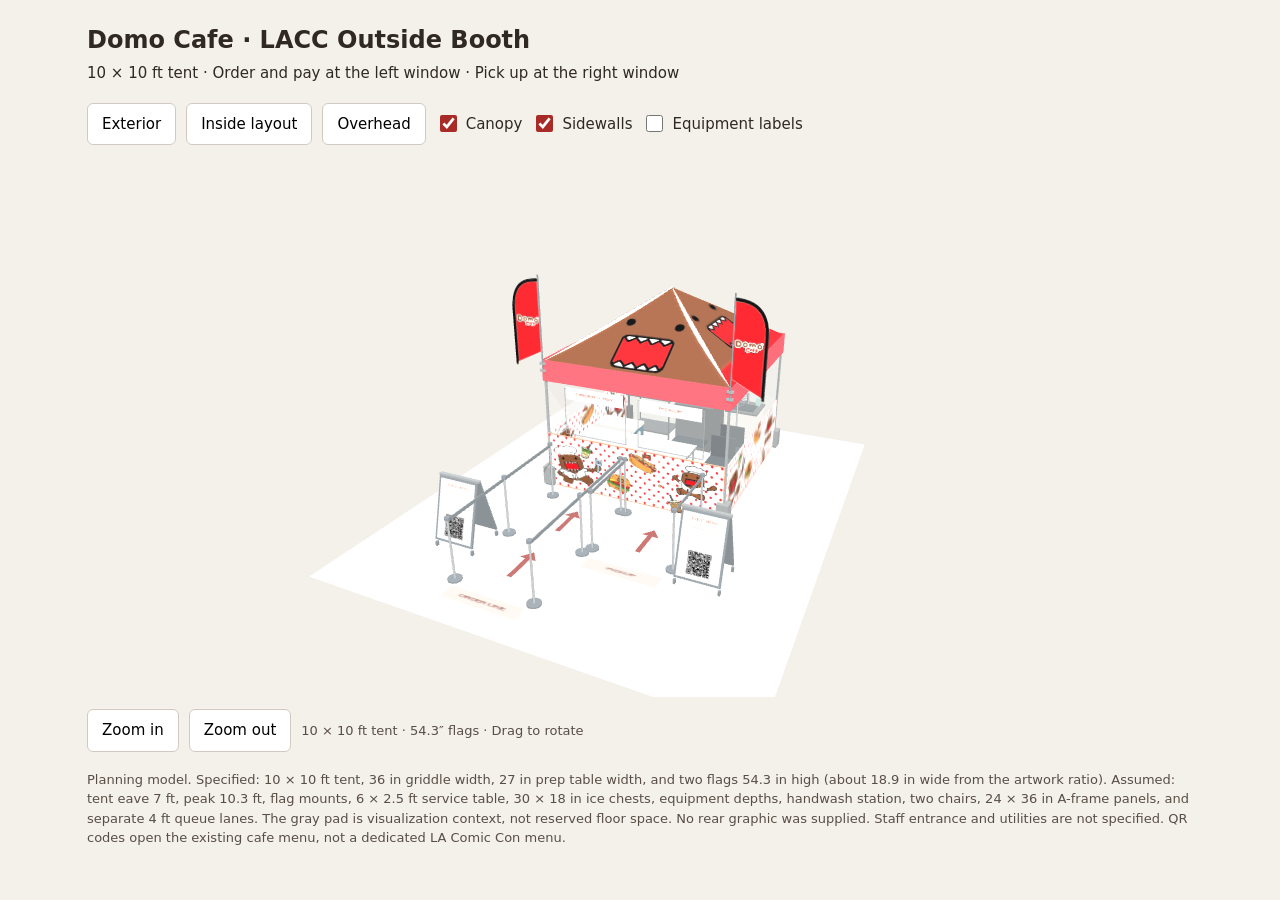
<file: domo/lacc/outside-booth/index.html>
<!doctype html>
<html lang="en"><head><meta charset="utf-8"><meta name="viewport" content="width=device-width,initial-scale=1"><meta name="description" content="Interactive 3D planning model for the Domo Cafe LA Comic Con outdoor food booth."><title>Domo Cafe | LACC Outside Booth</title><link rel="icon" href="data:,"><link rel="stylesheet" href="styles.css"></head><body><main><h1>Domo Cafe · LACC Outside Booth</h1><p>10 × 10 ft tent · Order and pay at the left window · Pick up at the right window</p>
<div id="domo-outside">
<div class="viz-controls"><button class="btn" data-view="exterior">Exterior</button><button class="btn" data-view="inside">Inside layout</button><button class="btn" data-view="plan">Overhead</button><label class="form-check"><input class="form-check-input" id="do-roof" type="checkbox" checked><span class="form-check-label">Canopy</span></label><label class="form-check"><input class="form-check-input" id="do-walls" type="checkbox" checked><span class="form-check-label">Sidewalls</span></label><label class="form-check"><input class="form-check-input" id="do-labels" type="checkbox"><span class="form-check-label">Equipment labels</span></label></div>
<div id="do-stage" style="width:100%;height:510px;position:relative;touch-action:none" role="img" aria-label="Rotatable 3D rendering of a ten by ten foot Domo outdoor food booth with proportionate 54.3 inch supplied flags, menu A-frames with real menu QR codes, and separate order and pickup lanes."></div>
<div class="viz-controls"><button class="btn" id="do-in">Zoom in</button><button class="btn" id="do-out">Zoom out</button><span class="text-small" id="do-status" aria-live="polite">10 × 10 ft tent · 54.3″ flags · Drag to rotate</span></div>
</div>
<p class="note">Planning model. Specified: 10 × 10 ft tent, 36 in griddle width, 27 in prep table width, and two flags 54.3 in high (about 18.9 in wide from the artwork ratio). Assumed: tent eave 7 ft, peak 10.3 ft, flag mounts, 6 × 2.5 ft service table, 30 × 18 in ice chests, equipment depths, handwash station, two chairs, 24 × 36 in A-frame panels, and separate 4 ft queue lanes. The gray pad is visualization context, not reserved floor space. No rear graphic was supplied. Staff entrance and utilities are not specified. QR codes open the existing cafe menu, not a dedicated LA Comic Con menu.</p></main><script src="vendor/three.min.js"></script><script src="booth.js"></script></body></html>
</file>
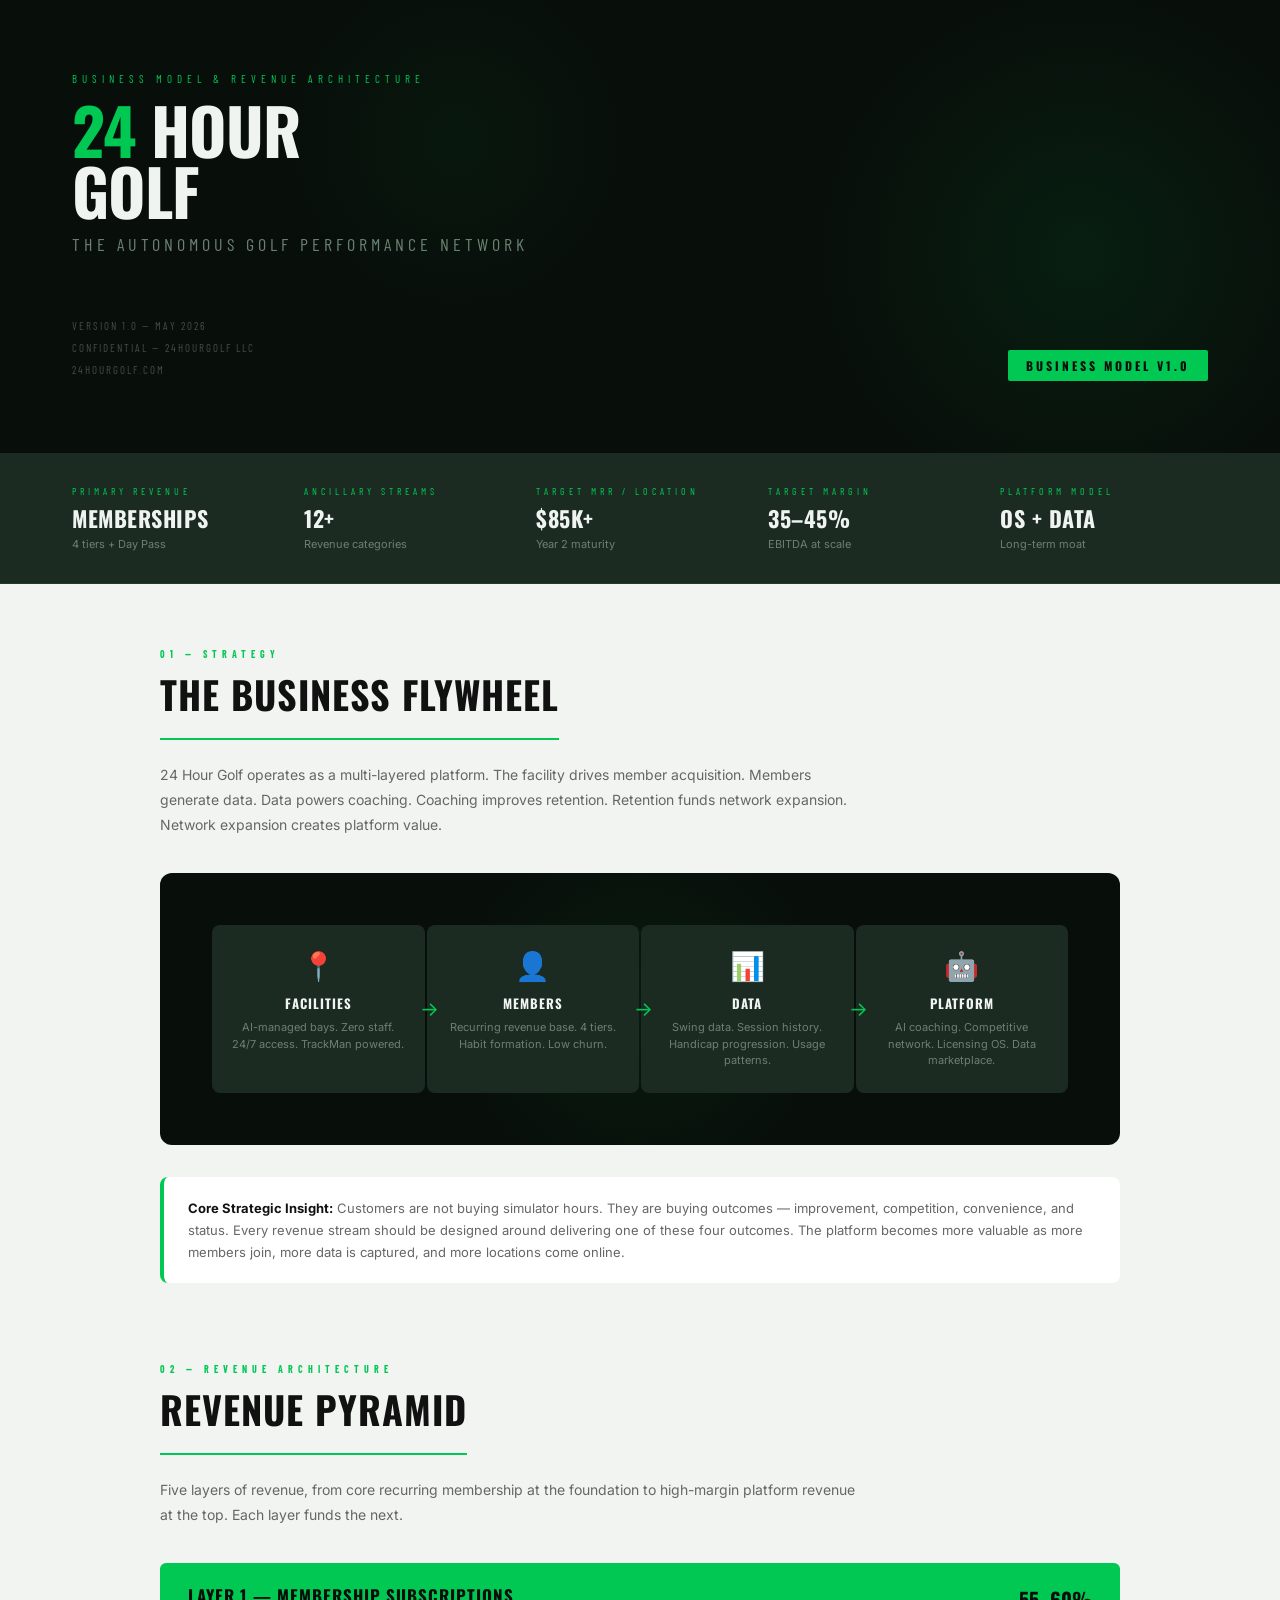
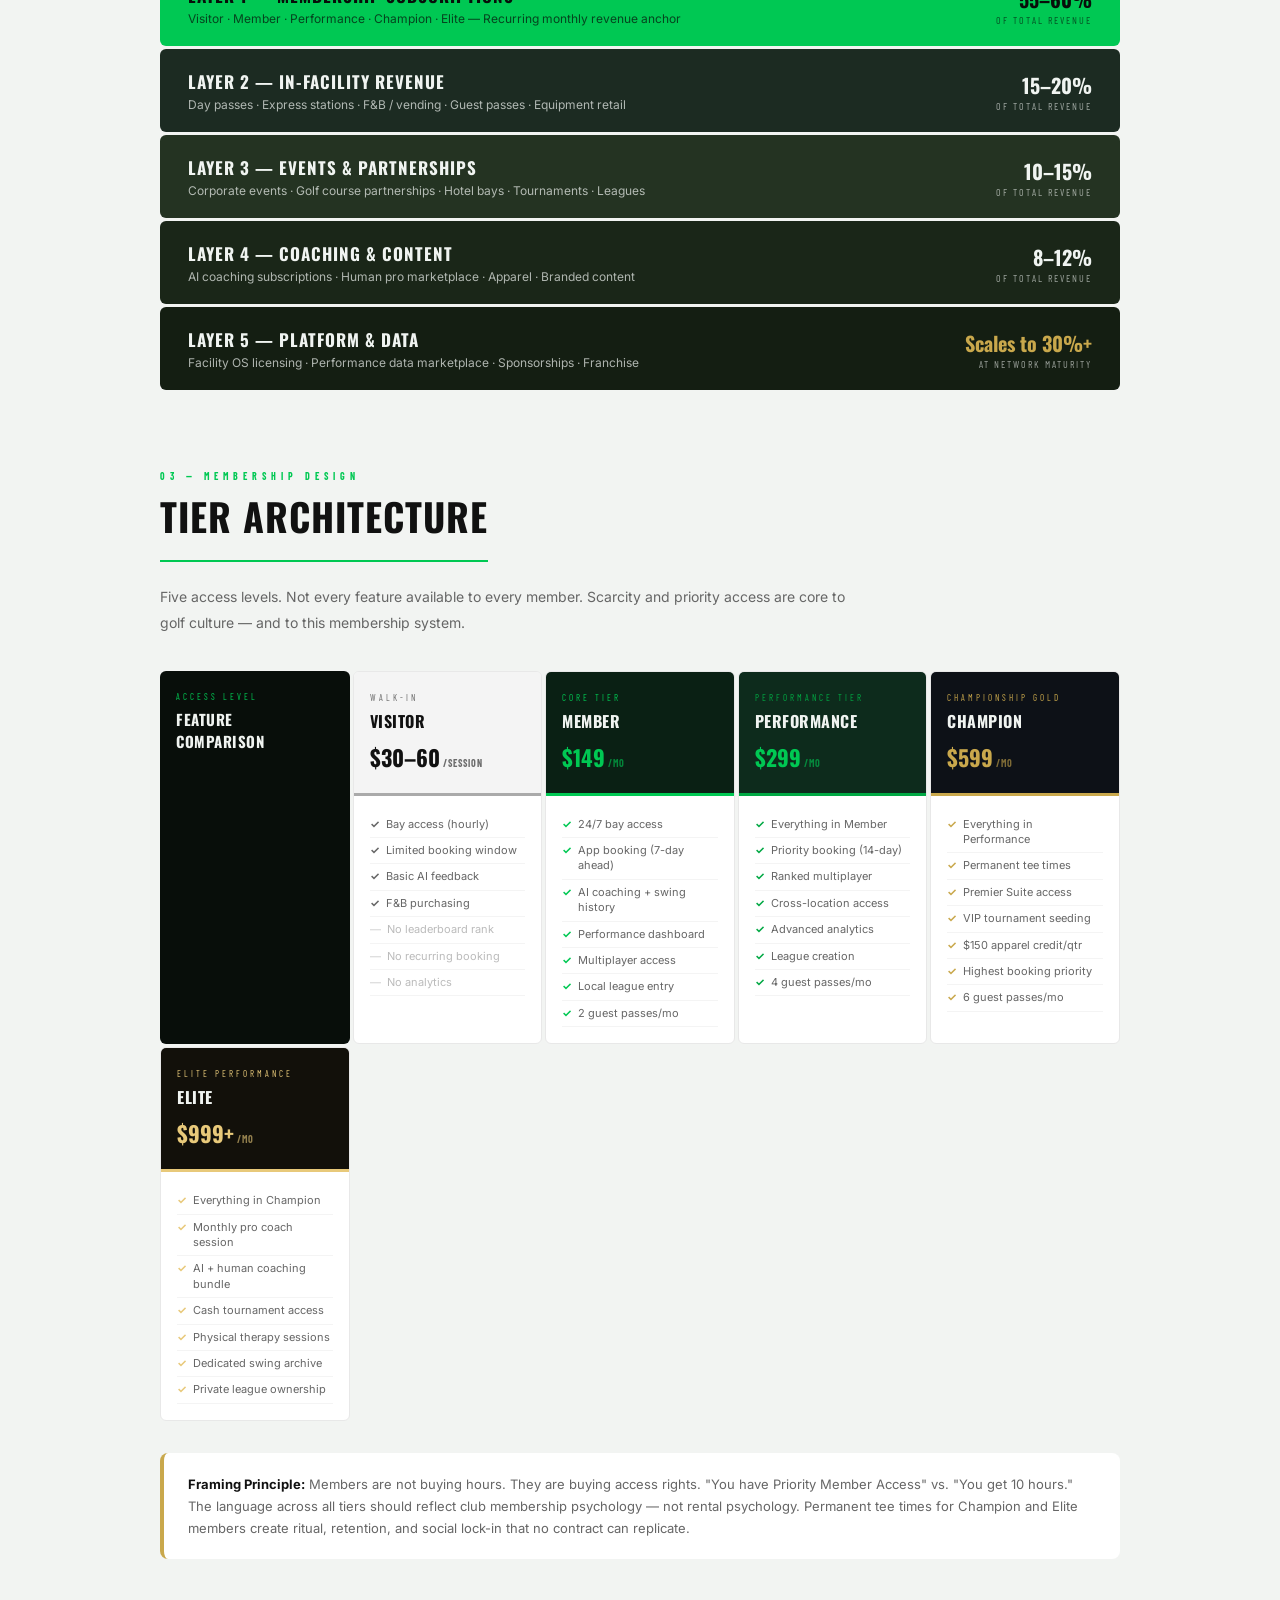
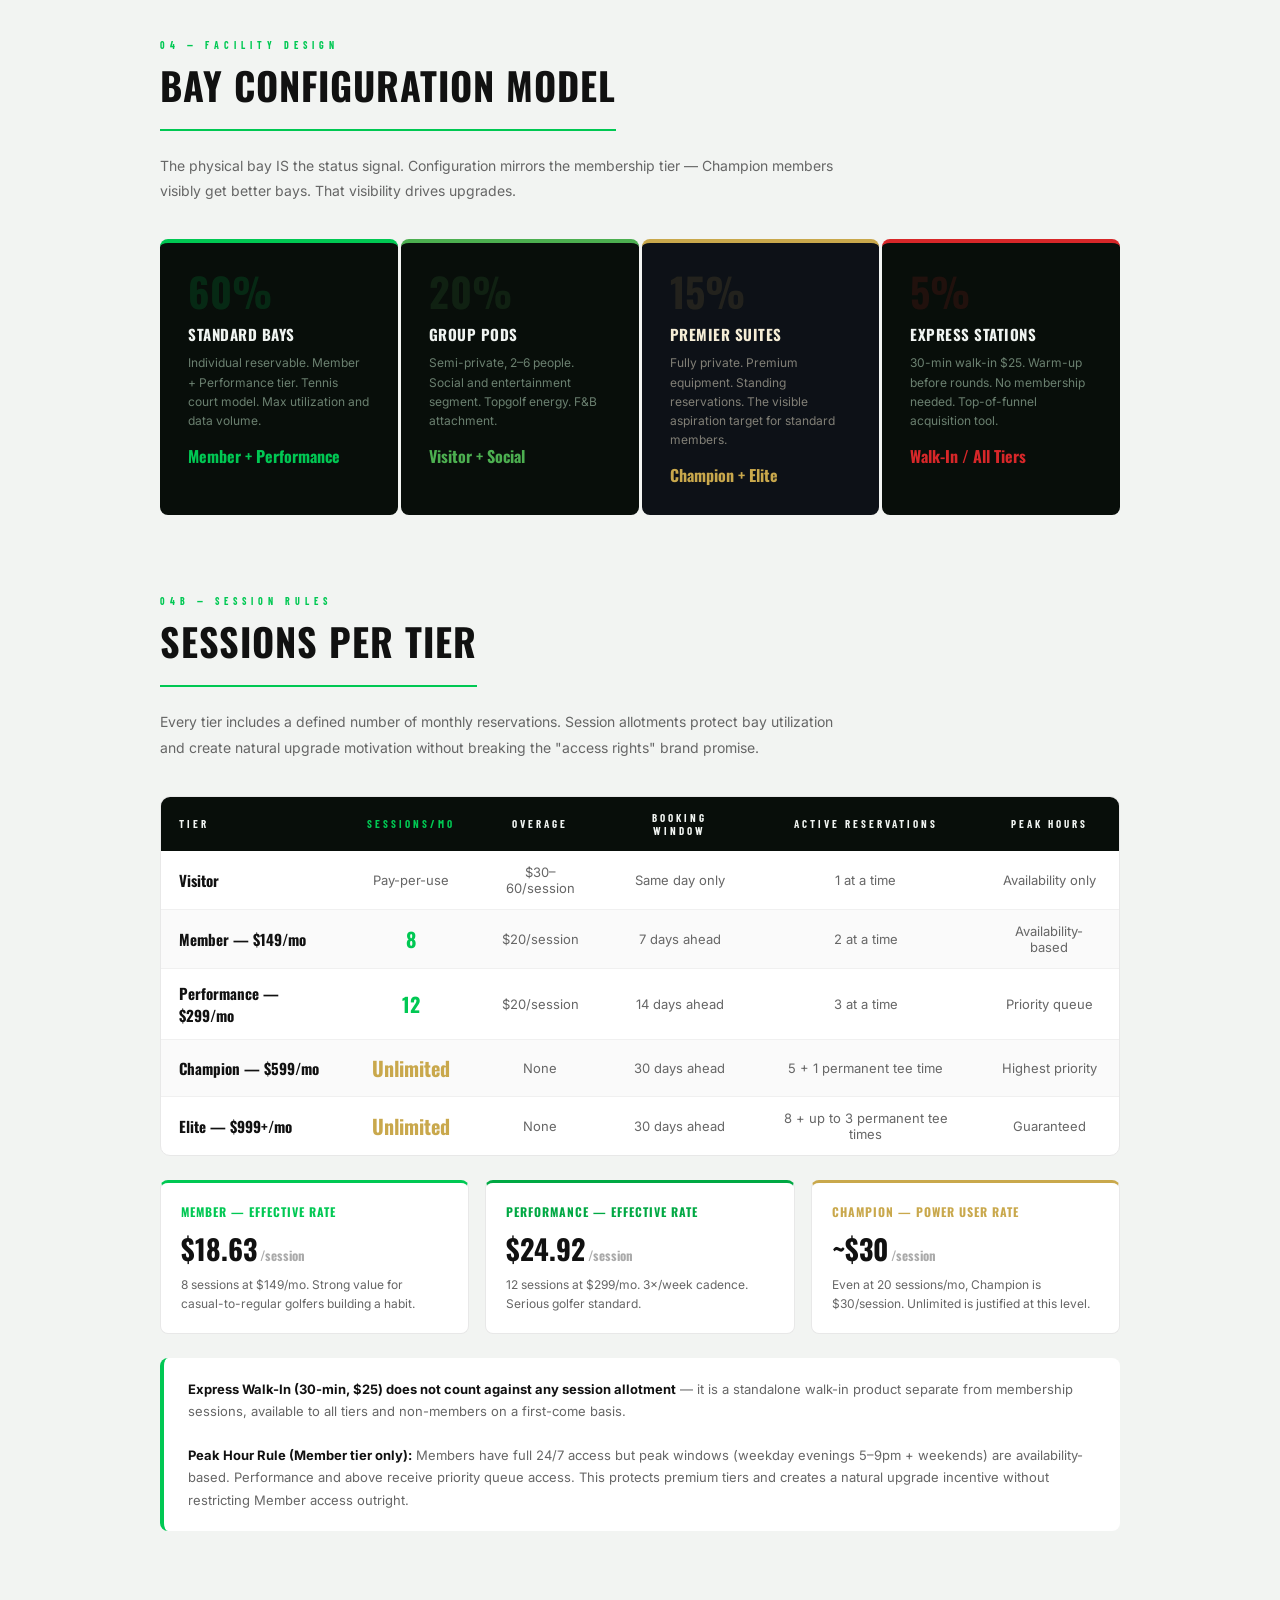
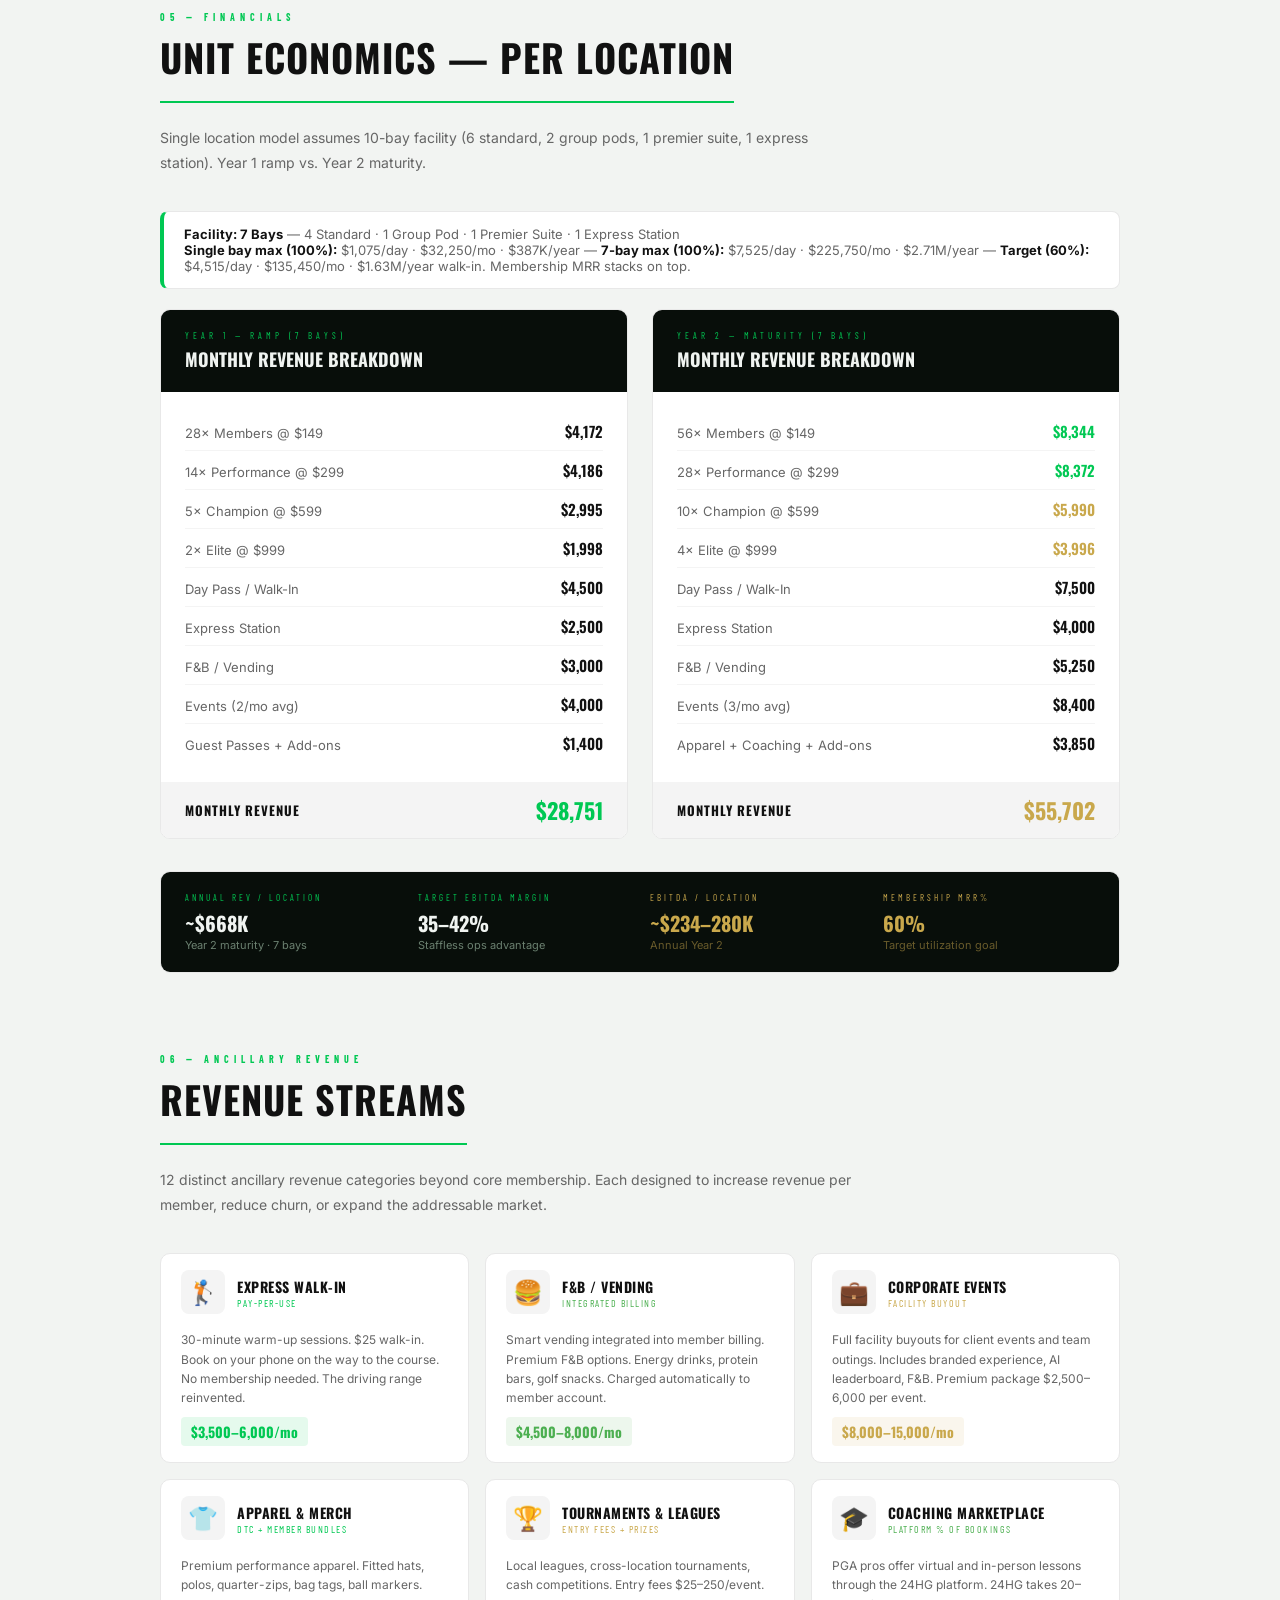
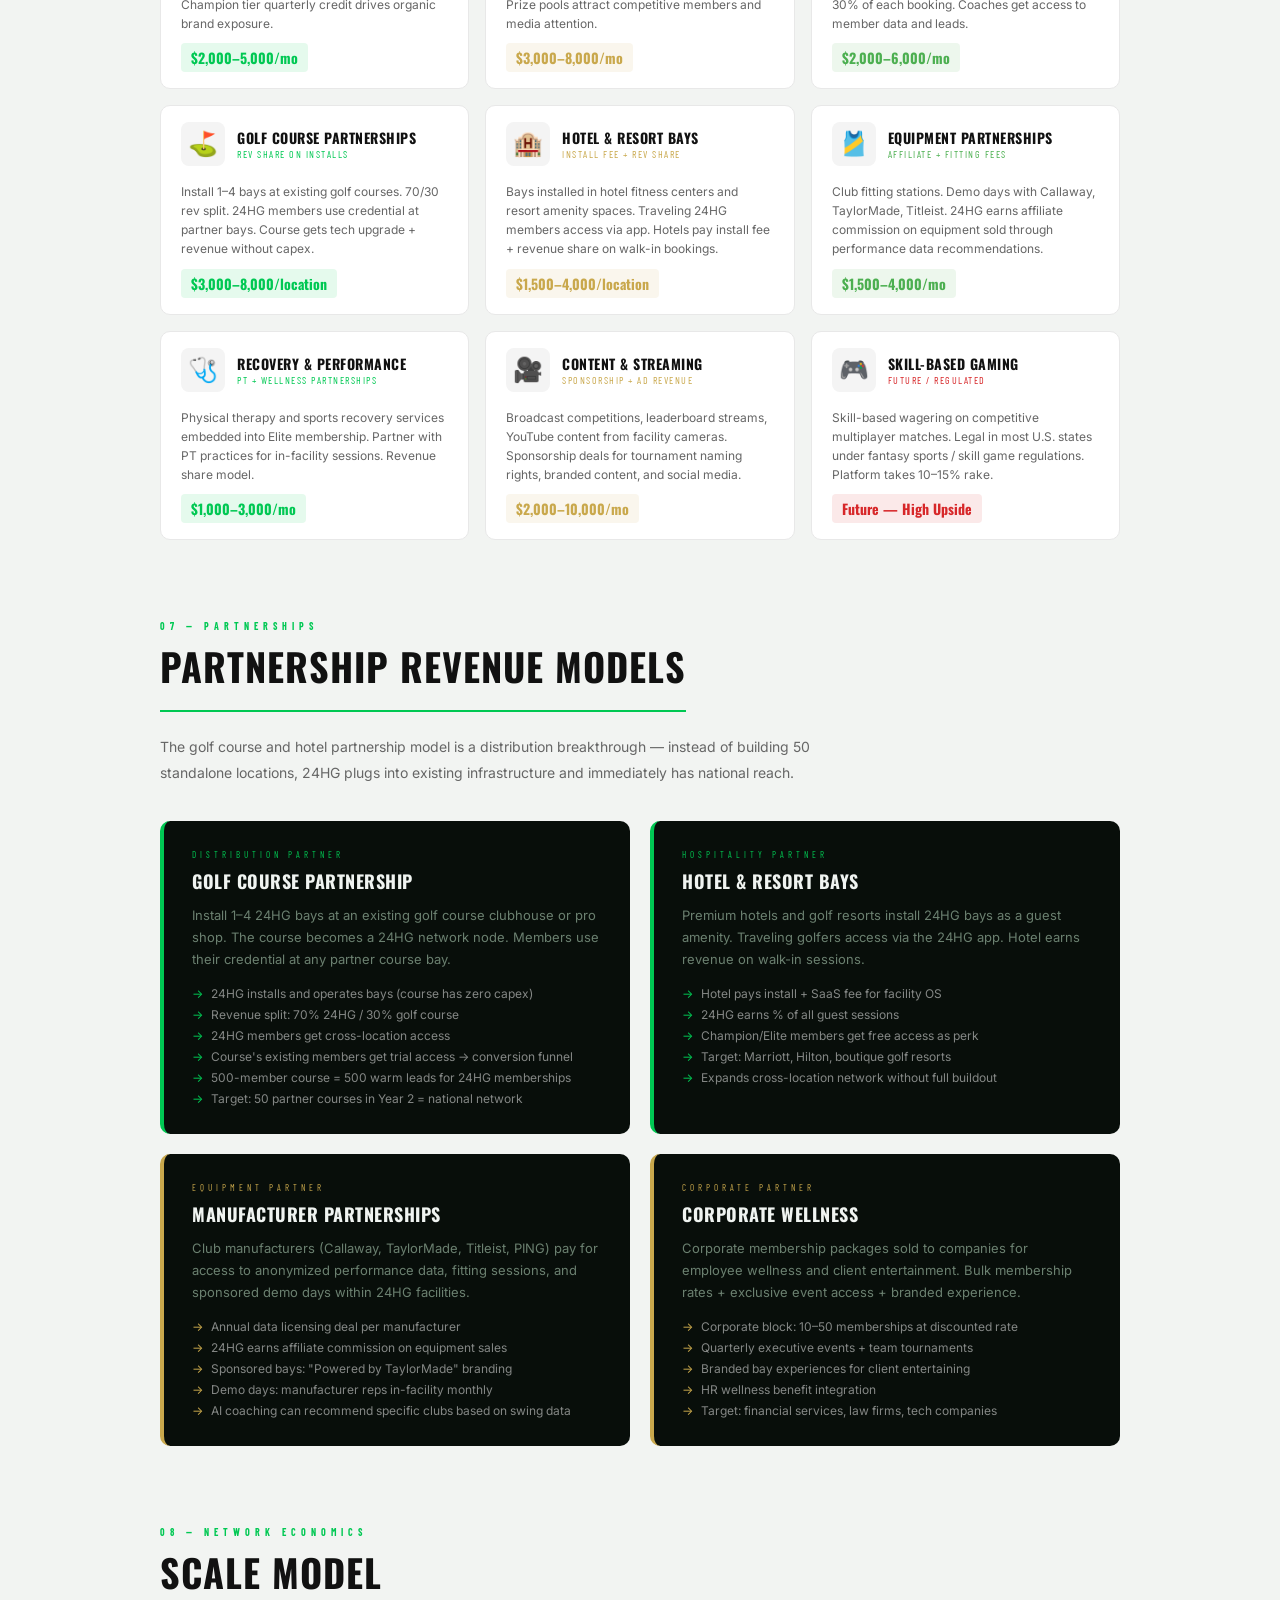
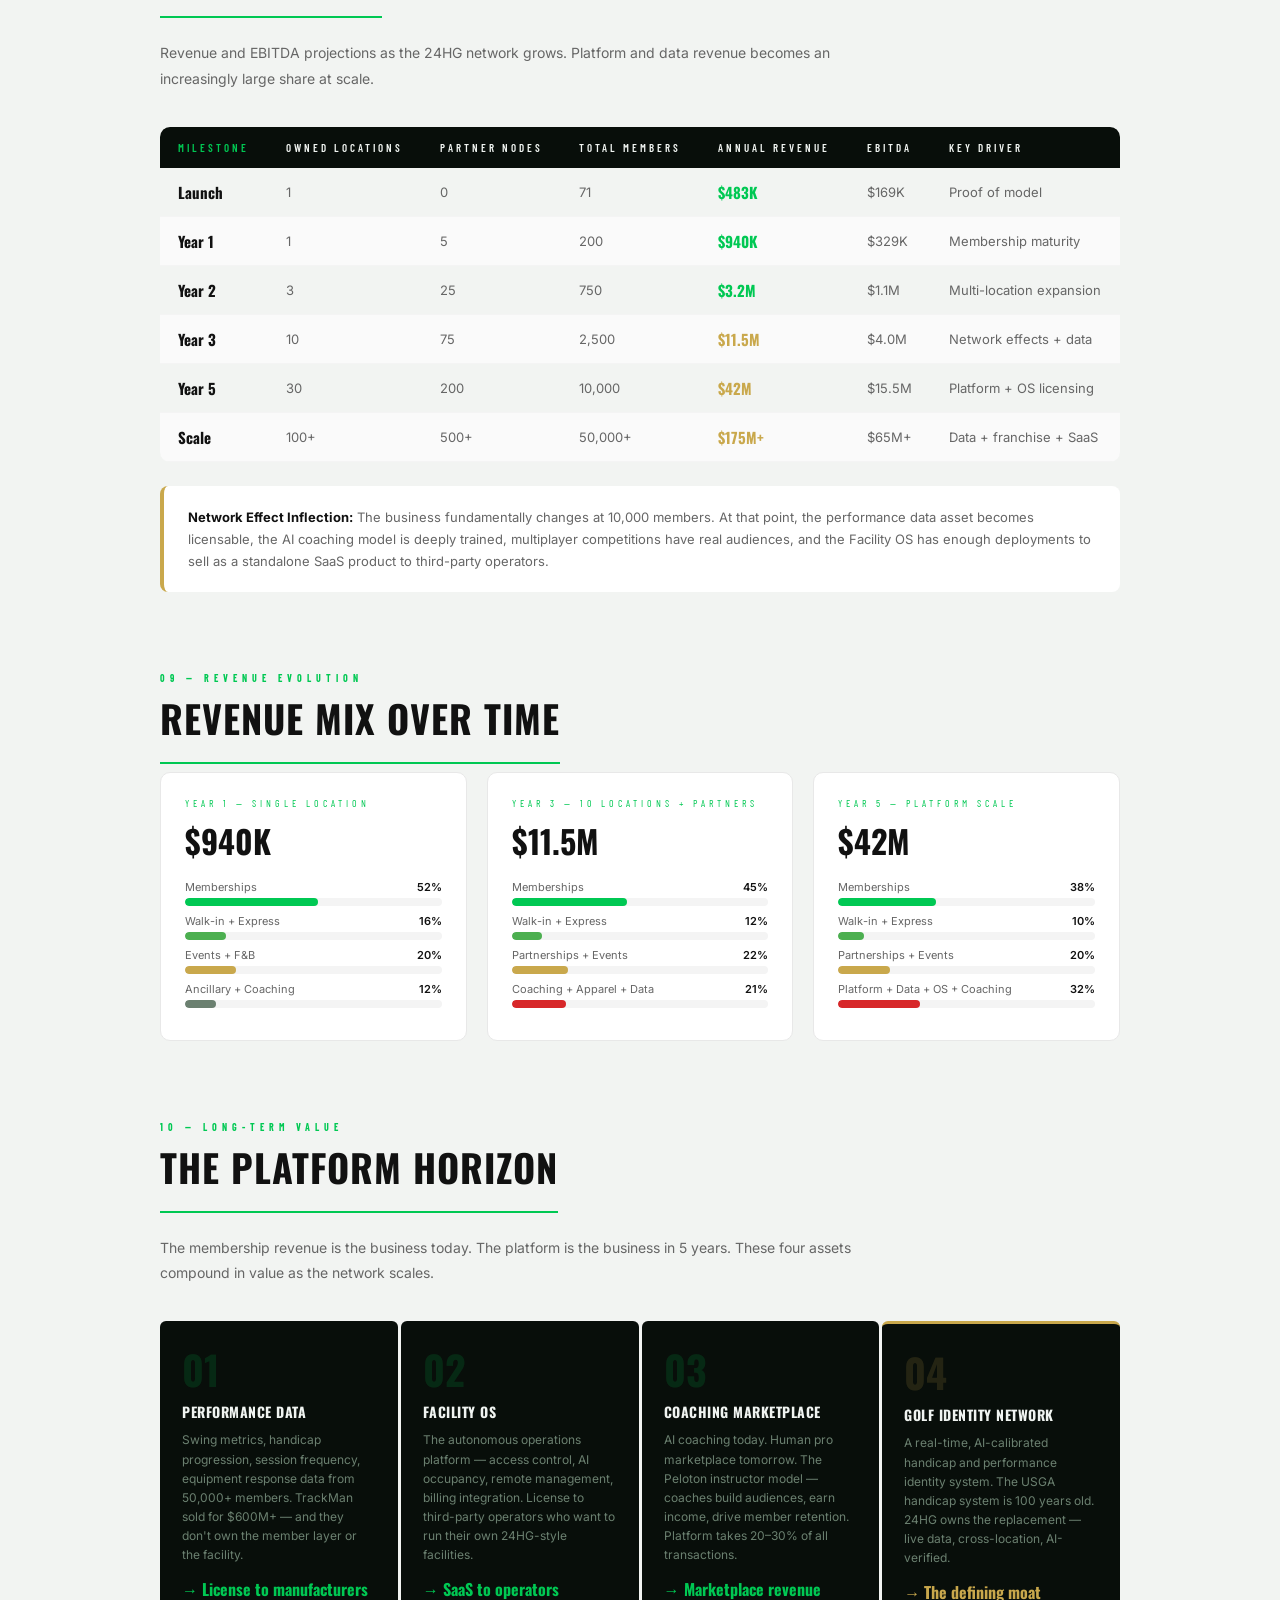
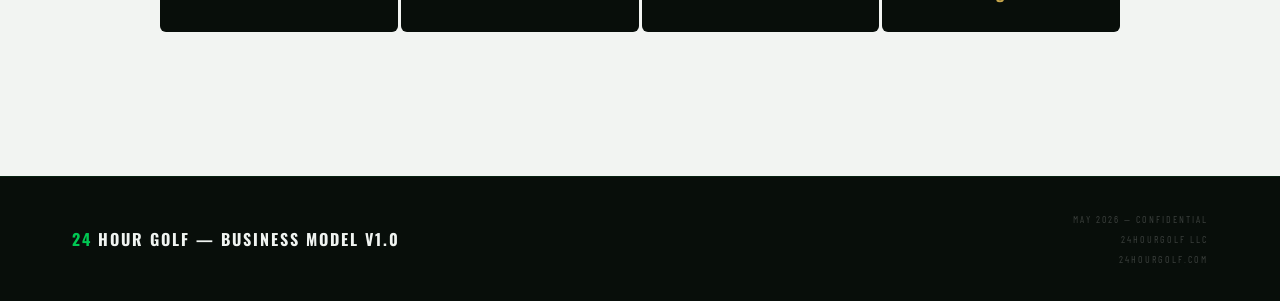
<file: 24hourgolf-business-model.html>
<!DOCTYPE html>
<html lang="en">
<head>
<meta charset="UTF-8">
<meta name="viewport" content="width=device-width, initial-scale=1.0">
<title>24 Hour Golf — Business Model v1.0</title>
<link href="https://fonts.googleapis.com/css2?family=Oswald:wght@300;400;600;700&family=Barlow+Condensed:wght@400;600;700;800&family=Inter:wght@300;400;500;600&display=swap" rel="stylesheet">
<style>
:root {
  --midnight:  #080E0A;
  --deep:      #0D1510;
  --surface:   #1C2B22;
  --electric:  #00C853;
  --ghost:     #F0F4F1;
  --muted:     #6B8070;
  --red:       #D72729;
  --gold:      #C9A84C;
  --gold-light:#E8C97A;
  --obsidian:  #0D1117;
  --parchment: #F5EDD6;
  --white:     #FFFFFF;
  --gray-100:  #F4F4F4;
  --gray-200:  #E8E8E8;
  --gray-400:  #AAAAAA;
  --gray-600:  #666666;
  --black:     #111111;
}
*{margin:0;padding:0;box-sizing:border-box;}
body{font-family:'Inter',sans-serif;background:#F2F4F2;color:var(--black);}

/* COVER */
.cover{background:var(--midnight);padding:72px;min-height:400px;display:flex;flex-direction:column;justify-content:space-between;position:relative;overflow:hidden;}
.cover::before{content:'';position:absolute;bottom:-100px;right:-100px;width:600px;height:600px;background:radial-gradient(circle,rgba(0,200,83,.09) 0%,transparent 65%);}
.cover::after{content:'';position:absolute;top:-60px;left:20%;width:400px;height:400px;background:radial-gradient(circle,rgba(0,200,83,.05) 0%,transparent 65%);}
.cover-eye{font-family:'Barlow Condensed',sans-serif;font-size:11px;letter-spacing:5px;text-transform:uppercase;color:var(--electric);margin-bottom:14px;}
.cover-title{font-family:'Oswald',sans-serif;font-size:64px;font-weight:700;text-transform:uppercase;line-height:.95;letter-spacing:-1px;color:var(--ghost);}
.cover-title em{font-style:normal;color:var(--electric);}
.cover-sub{font-family:'Barlow Condensed',sans-serif;font-size:18px;letter-spacing:4px;text-transform:uppercase;color:var(--muted);margin-top:12px;}
.cover-bottom{display:flex;justify-content:space-between;align-items:flex-end;margin-top:60px;position:relative;z-index:1;}
.cover-meta{font-family:'Barlow Condensed',sans-serif;font-size:11px;letter-spacing:2px;text-transform:uppercase;color:rgba(255,255,255,.25);line-height:2;}
.cover-badge{background:var(--electric);color:var(--midnight);font-family:'Oswald',sans-serif;font-size:12px;font-weight:700;letter-spacing:3px;text-transform:uppercase;padding:7px 18px;border-radius:2px;}

/* STATS BAND */
.stats-band{background:var(--surface);padding:32px 72px;display:grid;grid-template-columns:repeat(5,1fr);gap:24px;border-bottom:1px solid rgba(0,200,83,.12);}
.sb-item{}
.sb-label{font-family:'Barlow Condensed',sans-serif;font-size:10px;letter-spacing:4px;text-transform:uppercase;color:var(--electric);margin-bottom:5px;}
.sb-value{font-family:'Oswald',sans-serif;font-size:22px;font-weight:700;text-transform:uppercase;letter-spacing:.5px;color:var(--ghost);}
.sb-note{font-size:11px;color:var(--muted);margin-top:3px;}

/* PAGE */
.page{max-width:1040px;margin:0 auto;padding:64px 40px;}
.section{margin-bottom:80px;}
.s-eye{font-family:'Barlow Condensed',sans-serif;font-size:10px;font-weight:700;letter-spacing:5px;text-transform:uppercase;color:var(--electric);margin-bottom:6px;}
.s-title{font-family:'Oswald',sans-serif;font-size:38px;font-weight:700;text-transform:uppercase;letter-spacing:1px;color:var(--black);padding-bottom:16px;border-bottom:2px solid var(--electric);display:inline-block;margin-bottom:8px;}
.s-desc{font-size:14px;color:var(--gray-600);line-height:1.8;max-width:700px;margin-top:14px;margin-bottom:36px;}

/* FLYWHEEL */
.flywheel{background:var(--midnight);border-radius:12px;padding:52px;display:flex;align-items:center;justify-content:center;gap:0;position:relative;overflow:hidden;margin-bottom:32px;}
.flywheel::before{content:'';position:absolute;top:50%;left:50%;transform:translate(-50%,-50%);width:400px;height:400px;background:radial-gradient(circle,rgba(0,200,83,.07) 0%,transparent 70%);}
.fw-nodes{display:grid;grid-template-columns:repeat(4,1fr);gap:2px;width:100%;position:relative;z-index:1;}
.fw-node{background:var(--surface);border-radius:8px;padding:24px 20px;text-align:center;position:relative;}
.fw-node::after{content:'→';position:absolute;right:-14px;top:50%;transform:translateY(-50%);font-size:20px;color:var(--electric);z-index:2;}
.fw-node:last-child::after{display:none;}
.fw-icon{font-size:28px;margin-bottom:10px;}
.fw-label{font-family:'Oswald',sans-serif;font-size:13px;font-weight:700;text-transform:uppercase;letter-spacing:1px;color:var(--ghost);margin-bottom:6px;}
.fw-sub{font-size:11px;color:var(--muted);line-height:1.5;}

/* REVENUE PYRAMID */
.pyramid{display:flex;flex-direction:column;gap:3px;margin-bottom:32px;}
.py-row{border-radius:6px;padding:20px 28px;display:flex;align-items:center;justify-content:space-between;gap:24px;}
.py-row.core{background:var(--electric);color:var(--midnight);}
.py-row.tier2{background:var(--surface);color:var(--ghost);}
.py-row.tier3{background:#243322;color:var(--ghost);}
.py-row.tier4{background:#1a2618;color:var(--ghost);}
.py-row.tier5{background:#141e12;color:var(--ghost);}
.py-left{}
.py-name{font-family:'Oswald',sans-serif;font-size:17px;font-weight:700;text-transform:uppercase;letter-spacing:1px;}
.py-desc{font-size:12px;opacity:.7;margin-top:3px;}
.py-right{text-align:right;flex-shrink:0;}
.py-rev{font-family:'Oswald',sans-serif;font-size:20px;font-weight:700;}
.py-rev-label{font-size:10px;letter-spacing:2px;text-transform:uppercase;opacity:.6;font-family:'Barlow Condensed',sans-serif;}

/* MEMBERSHIP TABLE */
.mem-grid{display:grid;grid-template-columns:repeat(5,1fr);gap:3px;margin-bottom:32px;}
.mg-header{background:var(--midnight);border-radius:6px;padding:20px 16px;}
.mg-header .mh-label{font-family:'Barlow Condensed',sans-serif;font-size:9px;letter-spacing:3px;text-transform:uppercase;color:var(--electric);margin-bottom:6px;}
.mg-header .mh-name{font-family:'Oswald',sans-serif;font-size:15px;font-weight:700;text-transform:uppercase;letter-spacing:.5px;color:var(--ghost);}
.mg-col{background:var(--white);border:1px solid var(--gray-200);border-radius:6px;overflow:hidden;}
.mg-col.visitor .mc-head{background:var(--gray-100);border-bottom:3px solid var(--gray-400);}
.mg-col.member .mc-head{background:#0a2014;border-bottom:3px solid var(--electric);}
.mg-col.performance .mc-head{background:#0d2b1c;border-bottom:3px solid #00A843;}
.mg-col.champion .mc-head{background:var(--obsidian);border-bottom:3px solid var(--gold);}
.mg-col.elite .mc-head{background:#12100a;border-bottom:3px solid var(--gold-light);}
.mc-head{padding:20px 16px;}
.mc-tier{font-family:'Barlow Condensed',sans-serif;font-size:9px;letter-spacing:3px;text-transform:uppercase;margin-bottom:6px;}
.mg-col.visitor .mc-tier{color:var(--gray-600);}
.mg-col.member .mc-tier{color:var(--electric);}
.mg-col.performance .mc-tier{color:#00A843;}
.mg-col.champion .mc-tier{color:var(--gold);}
.mg-col.elite .mc-tier{color:var(--gold-light);}
.mc-name{font-family:'Oswald',sans-serif;font-size:16px;font-weight:700;text-transform:uppercase;letter-spacing:.5px;}
.mg-col.visitor .mc-name{color:var(--black);}
.mg-col.member .mc-name,.mg-col.performance .mc-name,.mg-col.champion .mc-name,.mg-col.elite .mc-name{color:var(--ghost);}
.mc-price{font-family:'Oswald',sans-serif;font-size:22px;font-weight:700;margin-top:8px;}
.mg-col.visitor .mc-price{color:var(--black);}
.mg-col.member .mc-price{color:var(--electric);}
.mg-col.performance .mc-price{color:#00C853;}
.mg-col.champion .mc-price{color:var(--gold);}
.mg-col.elite .mc-price{color:var(--gold-light);}
.mc-price-sub{font-size:10px;opacity:.6;font-family:'Barlow Condensed',sans-serif;letter-spacing:1px;text-transform:uppercase;}
.mc-body{padding:16px;}
.mc-feature{font-size:11px;color:var(--gray-600);padding:5px 0;border-bottom:1px solid var(--gray-100);display:flex;gap:6px;line-height:1.4;}
.mc-feature::before{content:'✓';font-weight:700;flex-shrink:0;}
.mg-col.member .mc-feature::before{color:var(--electric);}
.mg-col.performance .mc-feature::before{color:#00A843;}
.mg-col.champion .mc-feature::before{color:var(--gold);}
.mg-col.elite .mc-feature::before{color:var(--gold-light);}
.mc-feature.x{color:#bbb;}
.mc-feature.x::before{content:'—';color:#ddd;}

/* UNIT ECONOMICS */
.ue-grid{display:grid;grid-template-columns:1fr 1fr;gap:24px;margin-bottom:32px;}
.ue-card{background:var(--white);border-radius:10px;border:1px solid var(--gray-200);overflow:hidden;}
.ue-head{padding:20px 24px;background:var(--midnight);}
.ue-head-label{font-family:'Barlow Condensed',sans-serif;font-size:9px;letter-spacing:4px;text-transform:uppercase;color:var(--electric);margin-bottom:5px;}
.ue-head-title{font-family:'Oswald',sans-serif;font-size:18px;font-weight:700;text-transform:uppercase;color:var(--ghost);}
.ue-body{padding:20px 24px;}
.ue-row{display:flex;justify-content:space-between;align-items:baseline;padding:8px 0;border-bottom:1px solid var(--gray-100);font-size:13px;}
.ue-row:last-child{border-bottom:none;}
.ue-row-label{color:var(--gray-600);}
.ue-row-val{font-weight:600;color:var(--black);font-family:'Oswald',sans-serif;font-size:15px;}
.ue-row-val.green{color:var(--electric);}
.ue-row-val.gold{color:var(--gold);}
.ue-row-val.red{color:var(--red);}
.ue-total{padding:12px 24px;background:var(--gray-100);display:flex;justify-content:space-between;align-items:center;}
.ue-total-label{font-family:'Oswald',sans-serif;font-size:13px;font-weight:700;text-transform:uppercase;letter-spacing:1px;color:var(--black);}
.ue-total-val{font-family:'Oswald',sans-serif;font-size:22px;font-weight:700;color:var(--electric);}

/* ANCILLARY STREAMS */
.stream-grid{display:grid;grid-template-columns:repeat(3,1fr);gap:16px;margin-bottom:32px;}
.stream-card{background:var(--white);border-radius:10px;border:1px solid var(--gray-200);overflow:hidden;}
.sc-head{padding:16px 20px;display:flex;align-items:center;gap:12px;}
.sc-icon{font-size:24px;width:44px;height:44px;background:var(--gray-100);border-radius:8px;display:flex;align-items:center;justify-content:center;flex-shrink:0;}
.sc-title-wrap{}
.sc-title{font-family:'Oswald',sans-serif;font-size:14px;font-weight:700;text-transform:uppercase;letter-spacing:.5px;color:var(--black);}
.sc-model{font-size:10px;letter-spacing:1.5px;text-transform:uppercase;font-family:'Barlow Condensed',sans-serif;}
.sc-body{padding:0 20px 16px;}
.sc-desc{font-size:12px;color:var(--gray-600);line-height:1.6;margin-bottom:10px;}
.sc-rev{display:inline-block;font-family:'Oswald',sans-serif;font-size:14px;font-weight:700;padding:4px 10px;border-radius:4px;}

/* PARTNERSHIP MODELS */
.partner-grid{display:grid;grid-template-columns:1fr 1fr;gap:20px;margin-bottom:32px;}
.partner-card{background:var(--midnight);border-radius:10px;padding:28px;border-left:4px solid var(--electric);}
.partner-card.gold-b{border-left-color:var(--gold);}
.pc-eye{font-family:'Barlow Condensed',sans-serif;font-size:9px;letter-spacing:4px;text-transform:uppercase;color:var(--electric);margin-bottom:8px;}
.partner-card.gold-b .pc-eye{color:var(--gold);}
.pc-title{font-family:'Oswald',sans-serif;font-size:18px;font-weight:700;text-transform:uppercase;letter-spacing:.5px;color:var(--ghost);margin-bottom:10px;}
.pc-desc{font-size:13px;color:var(--muted);line-height:1.7;margin-bottom:16px;}
.pc-terms{display:flex;flex-direction:column;gap:6px;}
.pc-term{font-size:12px;color:rgba(255,255,255,.5);display:flex;gap:8px;}
.pc-term::before{content:'→';color:var(--electric);flex-shrink:0;}
.partner-card.gold-b .pc-term::before{color:var(--gold);}

/* SCALE MODEL */
.scale-table{width:100%;border-collapse:collapse;border-radius:10px;overflow:hidden;margin-bottom:24px;}
.scale-table th{background:var(--midnight);color:var(--ghost);padding:14px 18px;text-align:left;font-family:'Barlow Condensed',sans-serif;font-size:11px;letter-spacing:3px;text-transform:uppercase;font-weight:600;}
.scale-table th:first-child{color:var(--electric);}
.scale-table td{padding:13px 18px;border-bottom:1px solid var(--gray-100);font-size:13px;color:var(--gray-600);}
.scale-table tr:nth-child(even) td{background:#FAFAFA;}
.scale-table td:first-child{font-family:'Oswald',sans-serif;font-size:15px;font-weight:700;color:var(--black);}
.scale-table td.green{color:var(--electric);font-weight:700;font-family:'Oswald',sans-serif;font-size:15px;}
.scale-table td.gold{color:var(--gold);font-weight:700;font-family:'Oswald',sans-serif;font-size:15px;}

/* REVENUE MIX */
.mix-grid{display:grid;grid-template-columns:repeat(3,1fr);gap:20px;margin-bottom:32px;}
.mix-card{background:var(--white);border-radius:10px;border:1px solid var(--gray-200);padding:24px;}
.mix-year{font-family:'Barlow Condensed',sans-serif;font-size:10px;letter-spacing:4px;text-transform:uppercase;color:var(--electric);margin-bottom:8px;}
.mix-total{font-family:'Oswald',sans-serif;font-size:32px;font-weight:700;color:var(--black);margin-bottom:16px;}
.mix-bar-wrap{margin-bottom:8px;}
.mix-bar-label{display:flex;justify-content:space-between;font-size:11px;color:var(--gray-600);margin-bottom:4px;}
.mix-bar-label span:last-child{font-weight:600;color:var(--black);}
.mix-bar-track{height:8px;background:var(--gray-100);border-radius:4px;overflow:hidden;}
.mix-bar-fill{height:100%;border-radius:4px;}

/* PLATFORM VISION */
.platform-grid{display:grid;grid-template-columns:repeat(4,1fr);gap:3px;}
.pv-card{background:var(--midnight);padding:28px 22px;border-radius:6px;}
.pv-num{font-family:'Oswald',sans-serif;font-size:40px;font-weight:700;color:rgba(0,200,83,.15);line-height:1;margin-bottom:12px;}
.pv-title{font-family:'Oswald',sans-serif;font-size:14px;font-weight:700;text-transform:uppercase;letter-spacing:.5px;color:var(--ghost);margin-bottom:8px;}
.pv-desc{font-size:12px;color:var(--muted);line-height:1.6;}
.pv-val{font-family:'Oswald',sans-serif;font-size:16px;font-weight:700;color:var(--electric);margin-top:12px;}

/* FOOTER */
.footer{background:var(--midnight);padding:32px 72px;display:flex;justify-content:space-between;align-items:center;border-top:1px solid rgba(0,200,83,.1);}
.footer-l{font-family:'Oswald',sans-serif;font-size:16px;font-weight:700;text-transform:uppercase;letter-spacing:2px;color:var(--ghost);}
.footer-l em{font-style:normal;color:var(--electric);}
.footer-r{font-family:'Barlow Condensed',sans-serif;font-size:10px;letter-spacing:2px;text-transform:uppercase;color:rgba(255,255,255,.2);text-align:right;line-height:2;}

/* INFO BOX */
.info-box{background:var(--white);border-radius:8px;padding:20px 24px;border-left:4px solid var(--electric);font-size:13px;color:var(--gray-600);line-height:1.7;margin-bottom:20px;}
.info-box.gold{border-left-color:var(--gold);}
.info-box strong{color:var(--black);}
</style>
</head>
<body>

<!-- COVER -->
<div class="cover">
  <div>
    <div class="cover-eye">Business Model & Revenue Architecture</div>
    <div class="cover-title"><em>24</em> Hour<br>Golf</div>
    <div class="cover-sub">The Autonomous Golf Performance Network</div>
  </div>
  <div class="cover-bottom">
    <div class="cover-meta">Version 1.0 — May 2026<br>Confidential — 24hourgolf LLC<br>24hourgolf.com</div>
    <div class="cover-badge">Business Model v1.0</div>
  </div>
</div>

<!-- STATS BAND -->
<div class="stats-band">
  <div class="sb-item">
    <div class="sb-label">Primary Revenue</div>
    <div class="sb-value">Memberships</div>
    <div class="sb-note">4 tiers + Day Pass</div>
  </div>
  <div class="sb-item">
    <div class="sb-label">Ancillary Streams</div>
    <div class="sb-value">12+</div>
    <div class="sb-note">Revenue categories</div>
  </div>
  <div class="sb-item">
    <div class="sb-label">Target MRR / Location</div>
    <div class="sb-value">$85K+</div>
    <div class="sb-note">Year 2 maturity</div>
  </div>
  <div class="sb-item">
    <div class="sb-label">Target Margin</div>
    <div class="sb-value">35–45%</div>
    <div class="sb-note">EBITDA at scale</div>
  </div>
  <div class="sb-item">
    <div class="sb-label">Platform Model</div>
    <div class="sb-value">OS + Data</div>
    <div class="sb-note">Long-term moat</div>
  </div>
</div>

<div class="page">

  <!-- 01 CORE FLYWHEEL -->
  <div class="section">
    <div class="s-eye">01 — Strategy</div>
    <div class="s-title">The Business Flywheel</div>
    <p class="s-desc">24 Hour Golf operates as a multi-layered platform. The facility drives member acquisition. Members generate data. Data powers coaching. Coaching improves retention. Retention funds network expansion. Network expansion creates platform value.</p>

    <div class="flywheel">
      <div class="fw-nodes">
        <div class="fw-node">
          <div class="fw-icon">📍</div>
          <div class="fw-label">Facilities</div>
          <div class="fw-sub">AI-managed bays. Zero staff. 24/7 access. TrackMan powered.</div>
        </div>
        <div class="fw-node">
          <div class="fw-icon">👤</div>
          <div class="fw-label">Members</div>
          <div class="fw-sub">Recurring revenue base. 4 tiers. Habit formation. Low churn.</div>
        </div>
        <div class="fw-node">
          <div class="fw-icon">📊</div>
          <div class="fw-label">Data</div>
          <div class="fw-sub">Swing data. Session history. Handicap progression. Usage patterns.</div>
        </div>
        <div class="fw-node">
          <div class="fw-icon">🤖</div>
          <div class="fw-label">Platform</div>
          <div class="fw-sub">AI coaching. Competitive network. Licensing OS. Data marketplace.</div>
        </div>
      </div>
    </div>

    <div class="info-box">
      <strong>Core Strategic Insight:</strong> Customers are not buying simulator hours. They are buying outcomes — improvement, competition, convenience, and status. Every revenue stream should be designed around delivering one of these four outcomes. The platform becomes more valuable as more members join, more data is captured, and more locations come online.
    </div>
  </div>

  <!-- 02 REVENUE PYRAMID -->
  <div class="section">
    <div class="s-eye">02 — Revenue Architecture</div>
    <div class="s-title">Revenue Pyramid</div>
    <p class="s-desc">Five layers of revenue, from core recurring membership at the foundation to high-margin platform revenue at the top. Each layer funds the next.</p>

    <div class="pyramid">
      <div class="py-row core">
        <div class="py-left">
          <div class="py-name">Layer 1 — Membership Subscriptions</div>
          <div class="py-desc">Visitor · Member · Performance · Champion · Elite — Recurring monthly revenue anchor</div>
        </div>
        <div class="py-right">
          <div class="py-rev">55–60%</div>
          <div class="py-rev-label">of total revenue</div>
        </div>
      </div>
      <div class="py-row tier2">
        <div class="py-left">
          <div class="py-name">Layer 2 — In-Facility Revenue</div>
          <div class="py-desc">Day passes · Express stations · F&B / vending · Guest passes · Equipment retail</div>
        </div>
        <div class="py-right">
          <div class="py-rev">15–20%</div>
          <div class="py-rev-label">of total revenue</div>
        </div>
      </div>
      <div class="py-row tier3">
        <div class="py-left">
          <div class="py-name">Layer 3 — Events & Partnerships</div>
          <div class="py-desc">Corporate events · Golf course partnerships · Hotel bays · Tournaments · Leagues</div>
        </div>
        <div class="py-right">
          <div class="py-rev">10–15%</div>
          <div class="py-rev-label">of total revenue</div>
        </div>
      </div>
      <div class="py-row tier4">
        <div class="py-left">
          <div class="py-name">Layer 4 — Coaching & Content</div>
          <div class="py-desc">AI coaching subscriptions · Human pro marketplace · Apparel · Branded content</div>
        </div>
        <div class="py-right">
          <div class="py-rev">8–12%</div>
          <div class="py-rev-label">of total revenue</div>
        </div>
      </div>
      <div class="py-row tier5">
        <div class="py-left">
          <div class="py-name">Layer 5 — Platform & Data</div>
          <div class="py-desc">Facility OS licensing · Performance data marketplace · Sponsorships · Franchise</div>
        </div>
        <div class="py-right">
          <div class="py-rev" style="color:var(--gold);">Scales to 30%+</div>
          <div class="py-rev-label">at network maturity</div>
        </div>
      </div>
    </div>
  </div>

  <!-- 03 MEMBERSHIP TIERS -->
  <div class="section">
    <div class="s-eye">03 — Membership Design</div>
    <div class="s-title">Tier Architecture</div>
    <p class="s-desc">Five access levels. Not every feature available to every member. Scarcity and priority access are core to golf culture — and to this membership system.</p>

    <div class="mem-grid">
      <div class="mg-header">
        <div class="mh-label">Access Level</div>
        <div class="mh-name">Feature<br>Comparison</div>
      </div>

      <div class="mg-col visitor">
        <div class="mc-head">
          <div class="mc-tier">Walk-In</div>
          <div class="mc-name">Visitor</div>
          <div class="mc-price">$30–60<span class="mc-price-sub"> /session</span></div>
        </div>
        <div class="mc-body">
          <div class="mc-feature">Bay access (hourly)</div>
          <div class="mc-feature">Limited booking window</div>
          <div class="mc-feature">Basic AI feedback</div>
          <div class="mc-feature">F&B purchasing</div>
          <div class="mc-feature x">No leaderboard rank</div>
          <div class="mc-feature x">No recurring booking</div>
          <div class="mc-feature x">No analytics</div>
        </div>
      </div>

      <div class="mg-col member">
        <div class="mc-head">
          <div class="mc-tier">Core Tier</div>
          <div class="mc-name">Member</div>
          <div class="mc-price">$149<span class="mc-price-sub"> /mo</span></div>
        </div>
        <div class="mc-body">
          <div class="mc-feature">24/7 bay access</div>
          <div class="mc-feature">App booking (7-day ahead)</div>
          <div class="mc-feature">AI coaching + swing history</div>
          <div class="mc-feature">Performance dashboard</div>
          <div class="mc-feature">Multiplayer access</div>
          <div class="mc-feature">Local league entry</div>
          <div class="mc-feature">2 guest passes/mo</div>
        </div>
      </div>

      <div class="mg-col performance">
        <div class="mc-head">
          <div class="mc-tier">Performance Tier</div>
          <div class="mc-name">Performance</div>
          <div class="mc-price">$299<span class="mc-price-sub"> /mo</span></div>
        </div>
        <div class="mc-body">
          <div class="mc-feature">Everything in Member</div>
          <div class="mc-feature">Priority booking (14-day)</div>
          <div class="mc-feature">Ranked multiplayer</div>
          <div class="mc-feature">Cross-location access</div>
          <div class="mc-feature">Advanced analytics</div>
          <div class="mc-feature">League creation</div>
          <div class="mc-feature">4 guest passes/mo</div>
        </div>
      </div>

      <div class="mg-col champion">
        <div class="mc-head">
          <div class="mc-tier">Championship Gold</div>
          <div class="mc-name">Champion</div>
          <div class="mc-price">$599<span class="mc-price-sub"> /mo</span></div>
        </div>
        <div class="mc-body">
          <div class="mc-feature">Everything in Performance</div>
          <div class="mc-feature">Permanent tee times</div>
          <div class="mc-feature">Premier Suite access</div>
          <div class="mc-feature">VIP tournament seeding</div>
          <div class="mc-feature">$150 apparel credit/qtr</div>
          <div class="mc-feature">Highest booking priority</div>
          <div class="mc-feature">6 guest passes/mo</div>
        </div>
      </div>

      <div class="mg-col elite">
        <div class="mc-head">
          <div class="mc-tier">Elite Performance</div>
          <div class="mc-name">Elite</div>
          <div class="mc-price">$999+<span class="mc-price-sub"> /mo</span></div>
        </div>
        <div class="mc-body">
          <div class="mc-feature">Everything in Champion</div>
          <div class="mc-feature">Monthly pro coach session</div>
          <div class="mc-feature">AI + human coaching bundle</div>
          <div class="mc-feature">Cash tournament access</div>
          <div class="mc-feature">Physical therapy sessions</div>
          <div class="mc-feature">Dedicated swing archive</div>
          <div class="mc-feature">Private league ownership</div>
        </div>
      </div>
    </div>

    <div class="info-box gold">
      <strong>Framing Principle:</strong> Members are not buying hours. They are buying access rights. "You have Priority Member Access" vs. "You get 10 hours." The language across all tiers should reflect club membership psychology — not rental psychology. Permanent tee times for Champion and Elite members create ritual, retention, and social lock-in that no contract can replicate.
    </div>
  </div>

  <!-- 04 BAY CONFIGURATION -->
  <div class="section">
    <div class="s-eye">04 — Facility Design</div>
    <div class="s-title">Bay Configuration Model</div>
    <p class="s-desc">The physical bay IS the status signal. Configuration mirrors the membership tier — Champion members visibly get better bays. That visibility drives upgrades.</p>

    <div style="display:grid;grid-template-columns:repeat(4,1fr);gap:3px;margin-bottom:24px;">
      <div style="background:var(--midnight);border-radius:8px;padding:28px;border-top:4px solid var(--electric);">
        <div style="font-family:'Oswald',sans-serif;font-size:40px;font-weight:700;color:rgba(0,200,83,.15);line-height:1;margin-bottom:12px;">60%</div>
        <div style="font-family:'Oswald',sans-serif;font-size:15px;font-weight:700;text-transform:uppercase;letter-spacing:.5px;color:var(--ghost);margin-bottom:8px;">Standard Bays</div>
        <div style="font-size:12px;color:var(--muted);line-height:1.6;">Individual reservable. Member + Performance tier. Tennis court model. Max utilization and data volume.</div>
        <div style="margin-top:14px;font-family:'Oswald',sans-serif;font-size:16px;font-weight:700;color:var(--electric);">Member + Performance</div>
      </div>
      <div style="background:var(--midnight);border-radius:8px;padding:28px;border-top:4px solid #4CAF50;">
        <div style="font-family:'Oswald',sans-serif;font-size:40px;font-weight:700;color:rgba(76,175,80,.12);line-height:1;margin-bottom:12px;">20%</div>
        <div style="font-family:'Oswald',sans-serif;font-size:15px;font-weight:700;text-transform:uppercase;letter-spacing:.5px;color:var(--ghost);margin-bottom:8px;">Group Pods</div>
        <div style="font-size:12px;color:var(--muted);line-height:1.6;">Semi-private, 2–6 people. Social and entertainment segment. Topgolf energy. F&B attachment.</div>
        <div style="margin-top:14px;font-family:'Oswald',sans-serif;font-size:16px;font-weight:700;color:#4CAF50;">Visitor + Social</div>
      </div>
      <div style="background:var(--obsidian);border-radius:8px;padding:28px;border-top:4px solid var(--gold);">
        <div style="font-family:'Oswald',sans-serif;font-size:40px;font-weight:700;color:rgba(201,168,76,.12);line-height:1;margin-bottom:12px;">15%</div>
        <div style="font-family:'Oswald',sans-serif;font-size:15px;font-weight:700;text-transform:uppercase;letter-spacing:.5px;color:var(--parchment);margin-bottom:8px;">Premier Suites</div>
        <div style="font-size:12px;color:rgba(245,237,214,.5);line-height:1.6;">Fully private. Premium equipment. Standing reservations. The visible aspiration target for standard members.</div>
        <div style="margin-top:14px;font-family:'Oswald',sans-serif;font-size:16px;font-weight:700;color:var(--gold);">Champion + Elite</div>
      </div>
      <div style="background:var(--midnight);border-radius:8px;padding:28px;border-top:4px solid var(--red);">
        <div style="font-family:'Oswald',sans-serif;font-size:40px;font-weight:700;color:rgba(215,39,41,.12);line-height:1;margin-bottom:12px;">5%</div>
        <div style="font-family:'Oswald',sans-serif;font-size:15px;font-weight:700;text-transform:uppercase;letter-spacing:.5px;color:var(--ghost);margin-bottom:8px;">Express Stations</div>
        <div style="font-size:12px;color:var(--muted);line-height:1.6;">30-min walk-in $25. Warm-up before rounds. No membership needed. Top-of-funnel acquisition tool.</div>
        <div style="margin-top:14px;font-family:'Oswald',sans-serif;font-size:16px;font-weight:700;color:var(--red);">Walk-In / All Tiers</div>
      </div>
    </div>
  </div>

  <!-- 04b SESSIONS PER TIER -->
  <div class="section">
    <div class="s-eye">04b — Session Rules</div>
    <div class="s-title">Sessions Per Tier</div>
    <p class="s-desc">Every tier includes a defined number of monthly reservations. Session allotments protect bay utilization and create natural upgrade motivation without breaking the "access rights" brand promise.</p>

    <div style="background:var(--white);border-radius:10px;overflow:hidden;border:1px solid var(--gray-200);margin-bottom:24px;">
      <table style="width:100%;border-collapse:collapse;">
        <thead>
          <tr>
            <th style="background:var(--midnight);color:var(--ghost);padding:14px 18px;text-align:left;font-family:Barlow Condensed,sans-serif;font-size:11px;letter-spacing:3px;text-transform:uppercase;">Tier</th>
            <th style="background:var(--midnight);color:var(--electric);padding:14px 18px;text-align:center;font-family:Barlow Condensed,sans-serif;font-size:11px;letter-spacing:3px;text-transform:uppercase;">Sessions/Mo</th>
            <th style="background:var(--midnight);color:var(--ghost);padding:14px 18px;text-align:center;font-family:Barlow Condensed,sans-serif;font-size:11px;letter-spacing:3px;text-transform:uppercase;">Overage</th>
            <th style="background:var(--midnight);color:var(--ghost);padding:14px 18px;text-align:center;font-family:Barlow Condensed,sans-serif;font-size:11px;letter-spacing:3px;text-transform:uppercase;">Booking Window</th>
            <th style="background:var(--midnight);color:var(--ghost);padding:14px 18px;text-align:center;font-family:Barlow Condensed,sans-serif;font-size:11px;letter-spacing:3px;text-transform:uppercase;">Active Reservations</th>
            <th style="background:var(--midnight);color:var(--ghost);padding:14px 18px;text-align:center;font-family:Barlow Condensed,sans-serif;font-size:11px;letter-spacing:3px;text-transform:uppercase;">Peak Hours</th>
          </tr>
        </thead>
        <tbody>
          <tr>
            <td style="padding:13px 18px;border-bottom:1px solid #f0f0f0;font-family:Oswald,sans-serif;font-size:15px;font-weight:700;color:#111;">Visitor</td>
            <td style="padding:13px 18px;border-bottom:1px solid #f0f0f0;text-align:center;font-size:13px;color:#666;">Pay-per-use</td>
            <td style="padding:13px 18px;border-bottom:1px solid #f0f0f0;text-align:center;font-size:13px;color:#666;">$30–60/session</td>
            <td style="padding:13px 18px;border-bottom:1px solid #f0f0f0;text-align:center;font-size:13px;color:#666;">Same day only</td>
            <td style="padding:13px 18px;border-bottom:1px solid #f0f0f0;text-align:center;font-size:13px;color:#666;">1 at a time</td>
            <td style="padding:13px 18px;border-bottom:1px solid #f0f0f0;text-align:center;font-size:13px;color:#666;">Availability only</td>
          </tr>
          <tr style="background:#FAFAFA;">
            <td style="padding:13px 18px;border-bottom:1px solid #f0f0f0;font-family:Oswald,sans-serif;font-size:15px;font-weight:700;color:#111;">Member &mdash; $149/mo</td>
            <td style="padding:13px 18px;border-bottom:1px solid #f0f0f0;text-align:center;font-family:Oswald,sans-serif;font-size:20px;font-weight:700;color:#00C853;">8</td>
            <td style="padding:13px 18px;border-bottom:1px solid #f0f0f0;text-align:center;font-size:13px;color:#666;">$20/session</td>
            <td style="padding:13px 18px;border-bottom:1px solid #f0f0f0;text-align:center;font-size:13px;color:#666;">7 days ahead</td>
            <td style="padding:13px 18px;border-bottom:1px solid #f0f0f0;text-align:center;font-size:13px;color:#666;">2 at a time</td>
            <td style="padding:13px 18px;border-bottom:1px solid #f0f0f0;text-align:center;font-size:13px;color:#666;">Availability-based</td>
          </tr>
          <tr>
            <td style="padding:13px 18px;border-bottom:1px solid #f0f0f0;font-family:Oswald,sans-serif;font-size:15px;font-weight:700;color:#111;">Performance &mdash; $299/mo</td>
            <td style="padding:13px 18px;border-bottom:1px solid #f0f0f0;text-align:center;font-family:Oswald,sans-serif;font-size:20px;font-weight:700;color:#00C853;">12</td>
            <td style="padding:13px 18px;border-bottom:1px solid #f0f0f0;text-align:center;font-size:13px;color:#666;">$20/session</td>
            <td style="padding:13px 18px;border-bottom:1px solid #f0f0f0;text-align:center;font-size:13px;color:#666;">14 days ahead</td>
            <td style="padding:13px 18px;border-bottom:1px solid #f0f0f0;text-align:center;font-size:13px;color:#666;">3 at a time</td>
            <td style="padding:13px 18px;border-bottom:1px solid #f0f0f0;text-align:center;font-size:13px;color:#666;">Priority queue</td>
          </tr>
          <tr style="background:#FAFAFA;">
            <td style="padding:13px 18px;border-bottom:1px solid #f0f0f0;font-family:Oswald,sans-serif;font-size:15px;font-weight:700;color:#111;">Champion &mdash; $599/mo</td>
            <td style="padding:13px 18px;border-bottom:1px solid #f0f0f0;text-align:center;font-family:Oswald,sans-serif;font-size:20px;font-weight:700;color:#C9A84C;">Unlimited</td>
            <td style="padding:13px 18px;border-bottom:1px solid #f0f0f0;text-align:center;font-size:13px;color:#666;">None</td>
            <td style="padding:13px 18px;border-bottom:1px solid #f0f0f0;text-align:center;font-size:13px;color:#666;">30 days ahead</td>
            <td style="padding:13px 18px;border-bottom:1px solid #f0f0f0;text-align:center;font-size:13px;color:#666;">5 + 1 permanent tee time</td>
            <td style="padding:13px 18px;border-bottom:1px solid #f0f0f0;text-align:center;font-size:13px;color:#666;">Highest priority</td>
          </tr>
          <tr>
            <td style="padding:13px 18px;font-family:Oswald,sans-serif;font-size:15px;font-weight:700;color:#111;">Elite &mdash; $999+/mo</td>
            <td style="padding:13px 18px;text-align:center;font-family:Oswald,sans-serif;font-size:20px;font-weight:700;color:#C9A84C;">Unlimited</td>
            <td style="padding:13px 18px;text-align:center;font-size:13px;color:#666;">None</td>
            <td style="padding:13px 18px;text-align:center;font-size:13px;color:#666;">30 days ahead</td>
            <td style="padding:13px 18px;text-align:center;font-size:13px;color:#666;">8 + up to 3 permanent tee times</td>
            <td style="padding:13px 18px;text-align:center;font-size:13px;color:#666;">Guaranteed</td>
          </tr>
        </tbody>
      </table>
    </div>

    <div style="display:grid;grid-template-columns:1fr 1fr 1fr;gap:16px;margin-bottom:24px;">
      <div style="background:white;border-radius:8px;padding:20px;border:1px solid #e8e8e8;border-top:3px solid #00C853;">
        <div style="font-family:Oswald,sans-serif;font-size:12px;font-weight:700;text-transform:uppercase;letter-spacing:1px;color:#00C853;margin-bottom:8px;">Member &mdash; Effective Rate</div>
        <div style="font-family:Oswald,sans-serif;font-size:28px;font-weight:700;color:#111;">$18.63<span style="font-size:13px;color:#aaa;"> /session</span></div>
        <div style="font-size:12px;color:#666;margin-top:6px;line-height:1.6;">8 sessions at $149/mo. Strong value for casual-to-regular golfers building a habit.</div>
      </div>
      <div style="background:white;border-radius:8px;padding:20px;border:1px solid #e8e8e8;border-top:3px solid #00A843;">
        <div style="font-family:Oswald,sans-serif;font-size:12px;font-weight:700;text-transform:uppercase;letter-spacing:1px;color:#00A843;margin-bottom:8px;">Performance &mdash; Effective Rate</div>
        <div style="font-family:Oswald,sans-serif;font-size:28px;font-weight:700;color:#111;">$24.92<span style="font-size:13px;color:#aaa;"> /session</span></div>
        <div style="font-size:12px;color:#666;margin-top:6px;line-height:1.6;">12 sessions at $299/mo. 3×/week cadence. Serious golfer standard.</div>
      </div>
      <div style="background:white;border-radius:8px;padding:20px;border:1px solid #e8e8e8;border-top:3px solid #C9A84C;">
        <div style="font-family:Oswald,sans-serif;font-size:12px;font-weight:700;text-transform:uppercase;letter-spacing:1px;color:#C9A84C;margin-bottom:8px;">Champion &mdash; Power User Rate</div>
        <div style="font-family:Oswald,sans-serif;font-size:28px;font-weight:700;color:#111;">~$30<span style="font-size:13px;color:#aaa;"> /session</span></div>
        <div style="font-size:12px;color:#666;margin-top:6px;line-height:1.6;">Even at 20 sessions/mo, Champion is $30/session. Unlimited is justified at this level.</div>
      </div>
    </div>

    <div class="info-box">
      <strong>Express Walk-In (30-min, $25) does not count against any session allotment</strong> &mdash; it is a standalone walk-in product separate from membership sessions, available to all tiers and non-members on a first-come basis.<br><br>
      <strong>Peak Hour Rule (Member tier only):</strong> Members have full 24/7 access but peak windows (weekday evenings 5&ndash;9pm + weekends) are availability-based. Performance and above receive priority queue access. This protects premium tiers and creates a natural upgrade incentive without restricting Member access outright.
    </div>
  </div>

  <!-- 05 UNIT ECONOMICS -->
  <div class="section">
    <div class="s-eye">05 — Financials</div>
    <div class="s-title">Unit Economics — Per Location</div>
    <p class="s-desc">Single location model assumes 10-bay facility (6 standard, 2 group pods, 1 premier suite, 1 express station). Year 1 ramp vs. Year 2 maturity.</p>

    <div style="background:var(--white);border-radius:8px;padding:14px 20px;border:1px solid #e8e8e8;border-left:4px solid #00C853;margin-bottom:20px;font-size:13px;color:#666;">
      <strong style="color:#111;">Facility: 7 Bays</strong> &mdash; 4 Standard &middot; 1 Group Pod &middot; 1 Premier Suite &middot; 1 Express Station<br>
      <strong style="color:#111;">Single bay max (100%):</strong> $1,075/day &middot; $32,250/mo &middot; $387K/year &mdash;
      <strong style="color:#111;">7-bay max (100%):</strong> $7,525/day &middot; $225,750/mo &middot; $2.71M/year &mdash;
      <strong style="color:#111;">Target (60%):</strong> $4,515/day &middot; $135,450/mo &middot; $1.63M/year walk-in. Membership MRR stacks on top.
    </div>
    <div class="ue-grid">
      <div class="ue-card">
        <div class="ue-head">
          <div class="ue-head-label">Year 1 — Ramp (7 Bays)</div>
          <div class="ue-head-title">Monthly Revenue Breakdown</div>
        </div>
        <div class="ue-body">
          <div class="ue-row"><span class="ue-row-label">28× Members @ $149</span><span class="ue-row-val">$4,172</span></div>
          <div class="ue-row"><span class="ue-row-label">14× Performance @ $299</span><span class="ue-row-val">$4,186</span></div>
          <div class="ue-row"><span class="ue-row-label">5× Champion @ $599</span><span class="ue-row-val">$2,995</span></div>
          <div class="ue-row"><span class="ue-row-label">2× Elite @ $999</span><span class="ue-row-val">$1,998</span></div>
          <div class="ue-row"><span class="ue-row-label">Day Pass / Walk-In</span><span class="ue-row-val">$4,500</span></div>
          <div class="ue-row"><span class="ue-row-label">Express Station</span><span class="ue-row-val">$2,500</span></div>
          <div class="ue-row"><span class="ue-row-label">F&amp;B / Vending</span><span class="ue-row-val">$3,000</span></div>
          <div class="ue-row"><span class="ue-row-label">Events (2/mo avg)</span><span class="ue-row-val">$4,000</span></div>
          <div class="ue-row"><span class="ue-row-label">Guest Passes + Add-ons</span><span class="ue-row-val">$1,400</span></div>
        </div>
        <div class="ue-total">
          <span class="ue-total-label">Monthly Revenue</span>
          <span class="ue-total-val">$28,751</span>
        </div>
      </div>

      <div class="ue-card">
        <div class="ue-head">
          <div class="ue-head-label">Year 2 — Maturity (7 Bays)</div>
          <div class="ue-head-title">Monthly Revenue Breakdown</div>
        </div>
        <div class="ue-body">
          <div class="ue-row"><span class="ue-row-label">56× Members @ $149</span><span class="ue-row-val green">$8,344</span></div>
          <div class="ue-row"><span class="ue-row-label">28× Performance @ $299</span><span class="ue-row-val green">$8,372</span></div>
          <div class="ue-row"><span class="ue-row-label">10× Champion @ $599</span><span class="ue-row-val gold">$5,990</span></div>
          <div class="ue-row"><span class="ue-row-label">4× Elite @ $999</span><span class="ue-row-val gold">$3,996</span></div>
          <div class="ue-row"><span class="ue-row-label">Day Pass / Walk-In</span><span class="ue-row-val">$7,500</span></div>
          <div class="ue-row"><span class="ue-row-label">Express Station</span><span class="ue-row-val">$4,000</span></div>
          <div class="ue-row"><span class="ue-row-label">F&amp;B / Vending</span><span class="ue-row-val">$5,250</span></div>
          <div class="ue-row"><span class="ue-row-label">Events (3/mo avg)</span><span class="ue-row-val">$8,400</span></div>
          <div class="ue-row"><span class="ue-row-label">Apparel + Coaching + Add-ons</span><span class="ue-row-val">$3,850</span></div>
        </div>
        <div class="ue-total">
          <span class="ue-total-label">Monthly Revenue</span>
          <span class="ue-total-val" style="color:var(--gold);">$55,702</span>
        </div>
      </div>
    </div>

    <div style="background:var(--white);border:1px solid var(--gray-200);border-radius:10px;overflow:hidden;">
      <div style="padding:20px 24px;background:var(--midnight);display:grid;grid-template-columns:repeat(4,1fr);gap:20px;">
        <div><div style="font-family:'Barlow Condensed',sans-serif;font-size:9px;letter-spacing:3px;text-transform:uppercase;color:var(--electric);margin-bottom:5px;">Annual Rev / Location</div><div style="font-family:'Oswald',sans-serif;font-size:20px;font-weight:700;color:var(--ghost);">~$668K</div><div style="font-size:11px;color:var(--muted);">Year 2 maturity &middot; 7 bays</div></div>
        <div><div style="font-family:'Barlow Condensed',sans-serif;font-size:9px;letter-spacing:3px;text-transform:uppercase;color:var(--electric);margin-bottom:5px;">Target EBITDA Margin</div><div style="font-family:'Oswald',sans-serif;font-size:20px;font-weight:700;color:var(--ghost);">35–42%</div><div style="font-size:11px;color:var(--muted);">Staffless ops advantage</div></div>
        <div><div style="font-family:'Barlow Condensed',sans-serif;font-size:9px;letter-spacing:3px;text-transform:uppercase;color:var(--gold);margin-bottom:5px;">EBITDA / Location</div><div style="font-family:'Oswald',sans-serif;font-size:20px;font-weight:700;color:var(--gold);">~$234–280K</div><div style="font-size:11px;color:rgba(201,168,76,.5);">Annual Year 2</div></div>
        <div><div style="font-family:'Barlow Condensed',sans-serif;font-size:9px;letter-spacing:3px;text-transform:uppercase;color:var(--gold);margin-bottom:5px;">Membership MRR%</div><div style="font-family:'Oswald',sans-serif;font-size:20px;font-weight:700;color:var(--gold);">60%</div><div style="font-size:11px;color:rgba(201,168,76,.5);">Target utilization goal</div></div>
      </div>
    </div>
  </div>

  <!-- 06 ANCILLARY STREAMS -->
  <div class="section">
    <div class="s-eye">06 — Ancillary Revenue</div>
    <div class="s-title">Revenue Streams</div>
    <p class="s-desc">12 distinct ancillary revenue categories beyond core membership. Each designed to increase revenue per member, reduce churn, or expand the addressable market.</p>

    <div class="stream-grid">
      <div class="stream-card">
        <div class="sc-head">
          <div class="sc-icon">🏌️</div>
          <div class="sc-title-wrap">
            <div class="sc-title">Express Walk-In</div>
            <div class="sc-model" style="color:var(--electric);">Pay-per-use</div>
          </div>
        </div>
        <div class="sc-body">
          <div class="sc-desc">30-minute warm-up sessions. $25 walk-in. Book on your phone on the way to the course. No membership needed. The driving range reinvented.</div>
          <div class="sc-rev" style="background:rgba(0,200,83,.1);color:var(--electric);">$3,500–6,000/mo</div>
        </div>
      </div>

      <div class="stream-card">
        <div class="sc-head">
          <div class="sc-icon">🍔</div>
          <div class="sc-title-wrap">
            <div class="sc-title">F&B / Vending</div>
            <div class="sc-model" style="color:#4CAF50;">Integrated Billing</div>
          </div>
        </div>
        <div class="sc-body">
          <div class="sc-desc">Smart vending integrated into member billing. Premium F&B options. Energy drinks, protein bars, golf snacks. Charged automatically to member account.</div>
          <div class="sc-rev" style="background:rgba(76,175,80,.1);color:#4CAF50;">$4,500–8,000/mo</div>
        </div>
      </div>

      <div class="stream-card">
        <div class="sc-head">
          <div class="sc-icon">💼</div>
          <div class="sc-title-wrap">
            <div class="sc-title">Corporate Events</div>
            <div class="sc-model" style="color:var(--gold);">Facility Buyout</div>
          </div>
        </div>
        <div class="sc-body">
          <div class="sc-desc">Full facility buyouts for client events and team outings. Includes branded experience, AI leaderboard, F&B. Premium package $2,500–6,000 per event.</div>
          <div class="sc-rev" style="background:rgba(201,168,76,.1);color:var(--gold);">$8,000–15,000/mo</div>
        </div>
      </div>

      <div class="stream-card">
        <div class="sc-head">
          <div class="sc-icon">👕</div>
          <div class="sc-title-wrap">
            <div class="sc-title">Apparel & Merch</div>
            <div class="sc-model" style="color:var(--electric);">DTC + Member Bundles</div>
          </div>
        </div>
        <div class="sc-body">
          <div class="sc-desc">Premium performance apparel. Fitted hats, polos, quarter-zips, bag tags, ball markers. Champion tier quarterly credit drives organic brand exposure.</div>
          <div class="sc-rev" style="background:rgba(0,200,83,.1);color:var(--electric);">$2,000–5,000/mo</div>
        </div>
      </div>

      <div class="stream-card">
        <div class="sc-head">
          <div class="sc-icon">🏆</div>
          <div class="sc-title-wrap">
            <div class="sc-title">Tournaments & Leagues</div>
            <div class="sc-model" style="color:var(--gold);">Entry Fees + Prizes</div>
          </div>
        </div>
        <div class="sc-body">
          <div class="sc-desc">Local leagues, cross-location tournaments, cash competitions. Entry fees $25–250/event. Prize pools attract competitive members and media attention.</div>
          <div class="sc-rev" style="background:rgba(201,168,76,.1);color:var(--gold);">$3,000–8,000/mo</div>
        </div>
      </div>

      <div class="stream-card">
        <div class="sc-head">
          <div class="sc-icon">🎓</div>
          <div class="sc-title-wrap">
            <div class="sc-title">Coaching Marketplace</div>
            <div class="sc-model" style="color:#4CAF50;">Platform % of Bookings</div>
          </div>
        </div>
        <div class="sc-body">
          <div class="sc-desc">PGA pros offer virtual and in-person lessons through the 24HG platform. 24HG takes 20–30% of each booking. Coaches get access to member data and leads.</div>
          <div class="sc-rev" style="background:rgba(76,175,80,.1);color:#4CAF50;">$2,000–6,000/mo</div>
        </div>
      </div>

      <div class="stream-card">
        <div class="sc-head">
          <div class="sc-icon">⛳</div>
          <div class="sc-title-wrap">
            <div class="sc-title">Golf Course Partnerships</div>
            <div class="sc-model" style="color:var(--electric);">Rev Share on Installs</div>
          </div>
        </div>
        <div class="sc-body">
          <div class="sc-desc">Install 1–4 bays at existing golf courses. 70/30 rev split. 24HG members use credential at partner bays. Course gets tech upgrade + revenue without capex.</div>
          <div class="sc-rev" style="background:rgba(0,200,83,.1);color:var(--electric);">$3,000–8,000/location</div>
        </div>
      </div>

      <div class="stream-card">
        <div class="sc-head">
          <div class="sc-icon">🏨</div>
          <div class="sc-title-wrap">
            <div class="sc-title">Hotel & Resort Bays</div>
            <div class="sc-model" style="color:var(--gold);">Install Fee + Rev Share</div>
          </div>
        </div>
        <div class="sc-body">
          <div class="sc-desc">Bays installed in hotel fitness centers and resort amenity spaces. Traveling 24HG members access via app. Hotels pay install fee + revenue share on walk-in bookings.</div>
          <div class="sc-rev" style="background:rgba(201,168,76,.1);color:var(--gold);">$1,500–4,000/location</div>
        </div>
      </div>

      <div class="stream-card">
        <div class="sc-head">
          <div class="sc-icon">🎽</div>
          <div class="sc-title-wrap">
            <div class="sc-title">Equipment Partnerships</div>
            <div class="sc-model" style="color:#4CAF50;">Affiliate + Fitting Fees</div>
          </div>
        </div>
        <div class="sc-body">
          <div class="sc-desc">Club fitting stations. Demo days with Callaway, TaylorMade, Titleist. 24HG earns affiliate commission on equipment sold through performance data recommendations.</div>
          <div class="sc-rev" style="background:rgba(76,175,80,.1);color:#4CAF50;">$1,500–4,000/mo</div>
        </div>
      </div>

      <div class="stream-card">
        <div class="sc-head">
          <div class="sc-icon">🩺</div>
          <div class="sc-title-wrap">
            <div class="sc-title">Recovery & Performance</div>
            <div class="sc-model" style="color:var(--electric);">PT + Wellness Partnerships</div>
          </div>
        </div>
        <div class="sc-body">
          <div class="sc-desc">Physical therapy and sports recovery services embedded into Elite membership. Partner with PT practices for in-facility sessions. Revenue share model.</div>
          <div class="sc-rev" style="background:rgba(0,200,83,.1);color:var(--electric);">$1,000–3,000/mo</div>
        </div>
      </div>

      <div class="stream-card">
        <div class="sc-head">
          <div class="sc-icon">🎥</div>
          <div class="sc-title-wrap">
            <div class="sc-title">Content & Streaming</div>
            <div class="sc-model" style="color:var(--gold);">Sponsorship + Ad Revenue</div>
          </div>
        </div>
        <div class="sc-body">
          <div class="sc-desc">Broadcast competitions, leaderboard streams, YouTube content from facility cameras. Sponsorship deals for tournament naming rights, branded content, and social media.</div>
          <div class="sc-rev" style="background:rgba(201,168,76,.1);color:var(--gold);">$2,000–10,000/mo</div>
        </div>
      </div>

      <div class="stream-card">
        <div class="sc-head">
          <div class="sc-icon">🎮</div>
          <div class="sc-title-wrap">
            <div class="sc-title">Skill-Based Gaming</div>
            <div class="sc-model" style="color:var(--red);">Future / Regulated</div>
          </div>
        </div>
        <div class="sc-body">
          <div class="sc-desc">Skill-based wagering on competitive multiplayer matches. Legal in most U.S. states under fantasy sports / skill game regulations. Platform takes 10–15% rake.</div>
          <div class="sc-rev" style="background:rgba(215,39,41,.1);color:var(--red);">Future — High Upside</div>
        </div>
      </div>
    </div>
  </div>

  <!-- 07 PARTNERSHIP MODELS -->
  <div class="section">
    <div class="s-eye">07 — Partnerships</div>
    <div class="s-title">Partnership Revenue Models</div>
    <p class="s-desc">The golf course and hotel partnership model is a distribution breakthrough — instead of building 50 standalone locations, 24HG plugs into existing infrastructure and immediately has national reach.</p>

    <div class="partner-grid">
      <div class="partner-card">
        <div class="pc-eye">Distribution Partner</div>
        <div class="pc-title">Golf Course Partnership</div>
        <div class="pc-desc">Install 1–4 24HG bays at an existing golf course clubhouse or pro shop. The course becomes a 24HG network node. Members use their credential at any partner course bay.</div>
        <div class="pc-terms">
          <div class="pc-term">24HG installs and operates bays (course has zero capex)</div>
          <div class="pc-term">Revenue split: 70% 24HG / 30% golf course</div>
          <div class="pc-term">24HG members get cross-location access</div>
          <div class="pc-term">Course's existing members get trial access → conversion funnel</div>
          <div class="pc-term">500-member course = 500 warm leads for 24HG memberships</div>
          <div class="pc-term">Target: 50 partner courses in Year 2 = national network</div>
        </div>
      </div>

      <div class="partner-card">
        <div class="pc-eye">Hospitality Partner</div>
        <div class="pc-title">Hotel & Resort Bays</div>
        <div class="pc-desc">Premium hotels and golf resorts install 24HG bays as a guest amenity. Traveling golfers access via the 24HG app. Hotel earns revenue on walk-in sessions.</div>
        <div class="pc-terms">
          <div class="pc-term">Hotel pays install + SaaS fee for facility OS</div>
          <div class="pc-term">24HG earns % of all guest sessions</div>
          <div class="pc-term">Champion/Elite members get free access as perk</div>
          <div class="pc-term">Target: Marriott, Hilton, boutique golf resorts</div>
          <div class="pc-term">Expands cross-location network without full buildout</div>
        </div>
      </div>

      <div class="partner-card gold-b">
        <div class="pc-eye">Equipment Partner</div>
        <div class="pc-title">Manufacturer Partnerships</div>
        <div class="pc-desc">Club manufacturers (Callaway, TaylorMade, Titleist, PING) pay for access to anonymized performance data, fitting sessions, and sponsored demo days within 24HG facilities.</div>
        <div class="pc-terms">
          <div class="pc-term">Annual data licensing deal per manufacturer</div>
          <div class="pc-term">24HG earns affiliate commission on equipment sales</div>
          <div class="pc-term">Sponsored bays: "Powered by TaylorMade" branding</div>
          <div class="pc-term">Demo days: manufacturer reps in-facility monthly</div>
          <div class="pc-term">AI coaching can recommend specific clubs based on swing data</div>
        </div>
      </div>

      <div class="partner-card gold-b">
        <div class="pc-eye">Corporate Partner</div>
        <div class="pc-title">Corporate Wellness</div>
        <div class="pc-desc">Corporate membership packages sold to companies for employee wellness and client entertainment. Bulk membership rates + exclusive event access + branded experience.</div>
        <div class="pc-terms">
          <div class="pc-term">Corporate block: 10–50 memberships at discounted rate</div>
          <div class="pc-term">Quarterly executive events + team tournaments</div>
          <div class="pc-term">Branded bay experiences for client entertaining</div>
          <div class="pc-term">HR wellness benefit integration</div>
          <div class="pc-term">Target: financial services, law firms, tech companies</div>
        </div>
      </div>
    </div>
  </div>

  <!-- 08 SCALE MODEL -->
  <div class="section">
    <div class="s-eye">08 — Network Economics</div>
    <div class="s-title">Scale Model</div>
    <p class="s-desc">Revenue and EBITDA projections as the 24HG network grows. Platform and data revenue becomes an increasingly large share at scale.</p>

    <table class="scale-table">
      <thead>
        <tr>
          <th>Milestone</th>
          <th>Owned Locations</th>
          <th>Partner Nodes</th>
          <th>Total Members</th>
          <th>Annual Revenue</th>
          <th>EBITDA</th>
          <th>Key Driver</th>
        </tr>
      </thead>
      <tbody>
        <tr>
          <td>Launch</td>
          <td>1</td>
          <td>0</td>
          <td>71</td>
          <td class="green">$483K</td>
          <td>$169K</td>
          <td>Proof of model</td>
        </tr>
        <tr>
          <td>Year 1</td>
          <td>1</td>
          <td>5</td>
          <td>200</td>
          <td class="green">$940K</td>
          <td>$329K</td>
          <td>Membership maturity</td>
        </tr>
        <tr>
          <td>Year 2</td>
          <td>3</td>
          <td>25</td>
          <td>750</td>
          <td class="green">$3.2M</td>
          <td>$1.1M</td>
          <td>Multi-location expansion</td>
        </tr>
        <tr>
          <td>Year 3</td>
          <td>10</td>
          <td>75</td>
          <td>2,500</td>
          <td class="gold">$11.5M</td>
          <td>$4.0M</td>
          <td>Network effects + data</td>
        </tr>
        <tr>
          <td>Year 5</td>
          <td>30</td>
          <td>200</td>
          <td>10,000</td>
          <td class="gold">$42M</td>
          <td>$15.5M</td>
          <td>Platform + OS licensing</td>
        </tr>
        <tr>
          <td>Scale</td>
          <td>100+</td>
          <td>500+</td>
          <td>50,000+</td>
          <td class="gold">$175M+</td>
          <td>$65M+</td>
          <td>Data + franchise + SaaS</td>
        </tr>
      </tbody>
    </table>

    <div class="info-box gold" style="margin-top:20px;">
      <strong>Network Effect Inflection:</strong> The business fundamentally changes at 10,000 members. At that point, the performance data asset becomes licensable, the AI coaching model is deeply trained, multiplayer competitions have real audiences, and the Facility OS has enough deployments to sell as a standalone SaaS product to third-party operators.
    </div>
  </div>

  <!-- 09 REVENUE MIX EVOLUTION -->
  <div class="section">
    <div class="s-eye">09 — Revenue Evolution</div>
    <div class="s-title">Revenue Mix Over Time</div>

    <div class="mix-grid">
      <div class="mix-card">
        <div class="mix-year">Year 1 — Single Location</div>
        <div class="mix-total">$940K</div>
        <div class="mix-bar-wrap"><div class="mix-bar-label"><span>Memberships</span><span>52%</span></div><div class="mix-bar-track"><div class="mix-bar-fill" style="width:52%;background:var(--electric);"></div></div></div>
        <div class="mix-bar-wrap"><div class="mix-bar-label"><span>Walk-in + Express</span><span>16%</span></div><div class="mix-bar-track"><div class="mix-bar-fill" style="width:16%;background:#4CAF50;"></div></div></div>
        <div class="mix-bar-wrap"><div class="mix-bar-label"><span>Events + F&B</span><span>20%</span></div><div class="mix-bar-track"><div class="mix-bar-fill" style="width:20%;background:var(--gold);"></div></div></div>
        <div class="mix-bar-wrap"><div class="mix-bar-label"><span>Ancillary + Coaching</span><span>12%</span></div><div class="mix-bar-track"><div class="mix-bar-fill" style="width:12%;background:var(--muted);"></div></div></div>
      </div>

      <div class="mix-card">
        <div class="mix-year">Year 3 — 10 Locations + Partners</div>
        <div class="mix-total">$11.5M</div>
        <div class="mix-bar-wrap"><div class="mix-bar-label"><span>Memberships</span><span>45%</span></div><div class="mix-bar-track"><div class="mix-bar-fill" style="width:45%;background:var(--electric);"></div></div></div>
        <div class="mix-bar-wrap"><div class="mix-bar-label"><span>Walk-in + Express</span><span>12%</span></div><div class="mix-bar-track"><div class="mix-bar-fill" style="width:12%;background:#4CAF50;"></div></div></div>
        <div class="mix-bar-wrap"><div class="mix-bar-label"><span>Partnerships + Events</span><span>22%</span></div><div class="mix-bar-track"><div class="mix-bar-fill" style="width:22%;background:var(--gold);"></div></div></div>
        <div class="mix-bar-wrap"><div class="mix-bar-label"><span>Coaching + Apparel + Data</span><span>21%</span></div><div class="mix-bar-track"><div class="mix-bar-fill" style="width:21%;background:var(--red);"></div></div></div>
      </div>

      <div class="mix-card">
        <div class="mix-year">Year 5 — Platform Scale</div>
        <div class="mix-total">$42M</div>
        <div class="mix-bar-wrap"><div class="mix-bar-label"><span>Memberships</span><span>38%</span></div><div class="mix-bar-track"><div class="mix-bar-fill" style="width:38%;background:var(--electric);"></div></div></div>
        <div class="mix-bar-wrap"><div class="mix-bar-label"><span>Walk-in + Express</span><span>10%</span></div><div class="mix-bar-track"><div class="mix-bar-fill" style="width:10%;background:#4CAF50;"></div></div></div>
        <div class="mix-bar-wrap"><div class="mix-bar-label"><span>Partnerships + Events</span><span>20%</span></div><div class="mix-bar-track"><div class="mix-bar-fill" style="width:20%;background:var(--gold);"></div></div></div>
        <div class="mix-bar-wrap"><div class="mix-bar-label"><span>Platform + Data + OS + Coaching</span><span>32%</span></div><div class="mix-bar-track"><div class="mix-bar-fill" style="width:32%;background:var(--red);"></div></div></div>
      </div>
    </div>
  </div>

  <!-- 10 PLATFORM VISION -->
  <div class="section">
    <div class="s-eye">10 — Long-Term Value</div>
    <div class="s-title">The Platform Horizon</div>
    <p class="s-desc">The membership revenue is the business today. The platform is the business in 5 years. These four assets compound in value as the network scales.</p>

    <div class="platform-grid">
      <div class="pv-card">
        <div class="pv-num">01</div>
        <div class="pv-title">Performance Data</div>
        <div class="pv-desc">Swing metrics, handicap progression, session frequency, equipment response data from 50,000+ members. TrackMan sold for $600M+ — and they don't own the member layer or the facility.</div>
        <div class="pv-val">→ License to manufacturers</div>
      </div>
      <div class="pv-card">
        <div class="pv-num">02</div>
        <div class="pv-title">Facility OS</div>
        <div class="pv-desc">The autonomous operations platform — access control, AI occupancy, remote management, billing integration. License to third-party operators who want to run their own 24HG-style facilities.</div>
        <div class="pv-val">→ SaaS to operators</div>
      </div>
      <div class="pv-card">
        <div class="pv-num">03</div>
        <div class="pv-title">Coaching Marketplace</div>
        <div class="pv-desc">AI coaching today. Human pro marketplace tomorrow. The Peloton instructor model — coaches build audiences, earn income, drive member retention. Platform takes 20–30% of all transactions.</div>
        <div class="pv-val">→ Marketplace revenue</div>
      </div>
      <div class="pv-card" style="border-top:3px solid var(--gold);">
        <div class="pv-num" style="color:rgba(201,168,76,.15);">04</div>
        <div class="pv-title">Golf Identity Network</div>
        <div class="pv-desc">A real-time, AI-calibrated handicap and performance identity system. The USGA handicap system is 100 years old. 24HG owns the replacement — live data, cross-location, AI-verified.</div>
        <div class="pv-val" style="color:var(--gold);">→ The defining moat</div>
      </div>
    </div>
  </div>

</div>

<!-- FOOTER -->
<div class="footer">
  <div class="footer-l"><em>24</em> Hour Golf — Business Model v1.0</div>
  <div class="footer-r">May 2026 — Confidential<br>24hourgolf LLC<br>24hourgolf.com</div>
</div>

</body>
</html>
</file>
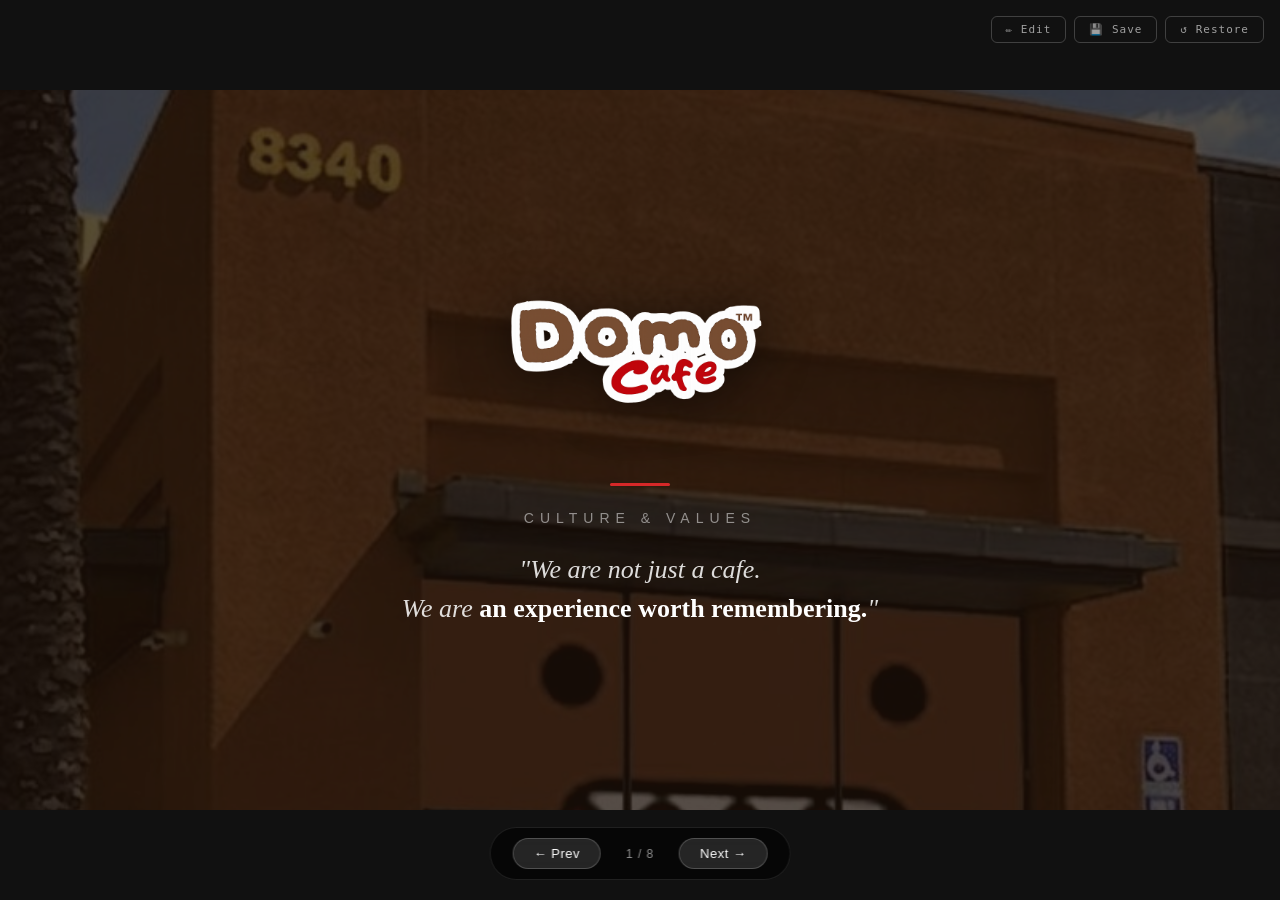
<file: domo-employee-presentation.html>
<!DOCTYPE html>
<html lang="en">
<head>
<meta charset="UTF-8">
<meta name="viewport" content="width=device-width, initial-scale=1.0">
<title>Domo Cafe — Culture & Values</title>
<style>
  * { margin: 0; padding: 0; box-sizing: border-box; }

  :root {
    --domo-brown: #8B5A3C;
    --domo-red: #D62828;
    --domo-dark: #1c1008;
    --domo-cream: #FDF6EF;
    --domo-tan: #E8D5C0;
    --white: #ffffff;
  }

  body {
    background: #111;
    font-family: 'Georgia', serif;
    overflow: hidden;
  }

  /* ── STAGE ── */
  .stage {
    width: 100vw;
    height: 100vh;
    display: flex;
    align-items: center;
    justify-content: center;
  }

  .slide-wrapper {
    width: 1280px;
    height: 720px;
    transform-origin: center center;
    position: relative;
  }

  .slide {
    width: 1280px;
    height: 720px;
    position: absolute;
    top: 0; left: 0;
    display: none;
    overflow: hidden;
  }
  .slide.active { display: flex; }

  /* ── NAV ── */
  .nav {
    position: fixed;
    bottom: 20px;
    left: 50%;
    transform: translateX(-50%);
    display: flex;
    align-items: center;
    gap: 14px;
    z-index: 200;
    background: rgba(0,0,0,0.6);
    padding: 10px 22px;
    border-radius: 40px;
    backdrop-filter: blur(10px);
    border: 1px solid rgba(255,255,255,0.1);
  }
  .nav button {
    background: rgba(255,255,255,0.12);
    border: 1px solid rgba(255,255,255,0.2);
    color: #fff;
    padding: 7px 20px;
    border-radius: 20px;
    cursor: pointer;
    font-size: 13px;
    letter-spacing: 0.5px;
    transition: all 0.2s;
    font-family: Arial, sans-serif;
  }
  .nav button:hover { background: rgba(255,255,255,0.25); }
  .nav .counter {
    color: rgba(255,255,255,0.55);
    font-size: 12px;
    min-width: 50px;
    text-align: center;
    font-family: Arial, sans-serif;
    letter-spacing: 1px;
  }

  /* ════════════════════════════
     SLIDE 1 — TITLE
  ════════════════════════════ */
  .s1 {
    flex-direction: column;
    align-items: center;
    justify-content: center;
    background: var(--domo-dark);
    position: relative;
  }
  .s1 .bg-photo {
    position: absolute;
    inset: 0;
    background-image: url('domo-entrance.jpg');
    background-size: cover;
    background-position: center 30%;
    opacity: 0.25;
  }
  .s1 .content {
    position: relative;
    z-index: 2;
    display: flex;
    flex-direction: column;
    align-items: center;
    gap: 24px;
    text-align: center;
  }
  .s1 img.logo {
    width: 280px;
    filter: drop-shadow(0 4px 24px rgba(0,0,0,0.5));
  }
  .s1 .divider {
    width: 60px;
    height: 3px;
    background: var(--domo-red);
    border-radius: 2px;
  }
  .s1 .sub {
    font-family: Arial, sans-serif;
    font-size: 14px;
    letter-spacing: 6px;
    text-transform: uppercase;
    color: rgba(255,255,255,0.5);
  }
  .s1 .tagline {
    font-family: Georgia, serif;
    font-size: 26px;
    color: rgba(255,255,255,0.85);
    font-style: italic;
    max-width: 600px;
    line-height: 1.5;
  }
  .s1 .tagline em {
    color: #fff;
    font-weight: bold;
    font-style: normal;
  }

  /* ════════════════════════════
     SLIDE 2 — WHAT WE ARE
  ════════════════════════════ */
  .s2 {
    background: var(--domo-cream);
    flex-direction: row;
  }
  .s2 .photo-col {
    width: 480px;
    flex-shrink: 0;
    position: relative;
    overflow: hidden;
  }
  .s2 .photo-col img {
    width: 100%;
    height: 100%;
    object-fit: cover;
    object-position: center;
  }
  .s2 .photo-col .overlay {
    position: absolute;
    inset: 0;
    background: linear-gradient(to right, transparent 60%, var(--domo-cream));
  }
  .s2 .photo-col .badge {
    position: absolute;
    bottom: 40px;
    left: 40px;
    background: var(--domo-red);
    color: #fff;
    font-family: Arial, sans-serif;
    font-size: 11px;
    letter-spacing: 4px;
    text-transform: uppercase;
    padding: 8px 18px;
    border-radius: 3px;
  }
  .s2 .text-col {
    flex: 1;
    display: flex;
    flex-direction: column;
    justify-content: center;
    padding: 64px 60px 64px 40px;
  }
  .s2 .eyebrow {
    font-family: Arial, sans-serif;
    font-size: 11px;
    letter-spacing: 4px;
    text-transform: uppercase;
    color: var(--domo-red);
    margin-bottom: 16px;
  }
  .s2 h2 {
    font-size: 42px;
    color: var(--domo-dark);
    line-height: 1.15;
    margin-bottom: 8px;
  }
  .s2 .intro-quote {
    font-style: italic;
    color: var(--domo-brown);
    font-size: 17px;
    margin-bottom: 32px;
    padding-bottom: 24px;
    border-bottom: 1px solid var(--domo-tan);
  }
  .s2 .items {
    display: flex;
    flex-direction: column;
    gap: 16px;
  }
  .s2 .item {
    display: flex;
    align-items: flex-start;
    gap: 14px;
  }
  .s2 .dot {
    width: 8px;
    height: 8px;
    background: var(--domo-red);
    border-radius: 50%;
    margin-top: 9px;
    flex-shrink: 0;
  }
  .s2 .item-main {
    font-size: 19px;
    color: var(--domo-dark);
    font-weight: 600;
  }
  .s2 .item-sub {
    font-family: Arial, sans-serif;
    font-size: 13px;
    color: #888;
    margin-top: 2px;
  }

  /* ════════════════════════════
     SLIDE 3 — PILLARS OVERVIEW
  ════════════════════════════ */
  .s3 {
    background: var(--domo-brown);
    flex-direction: column;
    align-items: center;
    justify-content: center;
    text-align: center;
    padding: 80px;
    position: relative;
    overflow: hidden;
  }
  .s3::before {
    content: '';
    position: absolute;
    top: 0; left: 0; right: 0;
    height: 6px;
    background: var(--domo-red);
  }
  .s3 .watermark {
    position: absolute;
    bottom: -40px;
    right: -40px;
    font-size: 320px;
    line-height: 1;
    color: rgba(0,0,0,0.12);
    font-family: Georgia, serif;
    font-weight: 700;
    pointer-events: none;
  }
  .s3 .eyebrow {
    font-family: Arial, sans-serif;
    font-size: 12px;
    letter-spacing: 5px;
    text-transform: uppercase;
    color: rgba(255,255,255,0.55);
    margin-bottom: 20px;
  }
  .s3 h2 {
    font-size: 56px;
    color: #fff;
    line-height: 1.1;
    margin-bottom: 16px;
  }
  .s3 h2 em {
    color: #FFCFA0;
    font-style: normal;
  }
  .s3 p {
    font-size: 20px;
    color: rgba(255,255,255,0.75);
    max-width: 700px;
    line-height: 1.7;
    margin-bottom: 52px;
  }
  .s3 .grid {
    display: flex;
    gap: 20px;
    position: relative;
    z-index: 1;
  }
  .s3 .card {
    background: rgba(255,255,255,0.1);
    border: 1px solid rgba(255,255,255,0.2);
    border-radius: 12px;
    padding: 24px 32px;
    text-align: center;
    backdrop-filter: blur(4px);
    min-width: 160px;
  }
  .s3 .card .n {
    font-family: Arial, sans-serif;
    font-size: 11px;
    letter-spacing: 3px;
    color: rgba(255,255,255,0.4);
    text-transform: uppercase;
    margin-bottom: 8px;
  }
  .s3 .card .t {
    font-size: 20px;
    color: #fff;
    font-weight: 700;
  }
  .s3 .card .ico {
    font-size: 30px;
    margin-bottom: 10px;
    display: block;
  }

  /* ════════════════════════════
     PILLAR SLIDES (4–7)
  ════════════════════════════ */
  .pillar {
    flex-direction: row;
  }
  /* Left accent panel */
  .pillar .left-panel {
    width: 380px;
    flex-shrink: 0;
    display: flex;
    flex-direction: column;
    justify-content: flex-end;
    padding: 56px 48px;
    position: relative;
    overflow: hidden;
  }
  .pillar .left-panel .big-num {
    position: absolute;
    top: -20px;
    left: -10px;
    font-size: 240px;
    font-weight: 900;
    color: rgba(255,255,255,0.08);
    line-height: 1;
    font-family: Arial, sans-serif;
    pointer-events: none;
  }
  .pillar .left-panel .pillar-label {
    font-family: Arial, sans-serif;
    font-size: 10px;
    letter-spacing: 5px;
    text-transform: uppercase;
    color: rgba(255,255,255,0.5);
    margin-bottom: 14px;
  }
  .pillar .left-panel .icon { font-size: 52px; margin-bottom: 16px; }
  .pillar .left-panel h3 {
    font-size: 44px;
    color: #fff;
    line-height: 1.1;
    font-weight: 700;
  }
  /* Right content panel */
  .pillar .right-panel {
    flex: 1;
    background: var(--domo-cream);
    display: flex;
    flex-direction: column;
    justify-content: center;
    padding: 64px 68px;
  }
  .pillar .saying-block {
    border-left: 5px solid var(--domo-red);
    padding: 4px 0 4px 28px;
    margin-bottom: 40px;
  }
  .pillar .saying-text {
    font-family: Georgia, serif;
    font-size: 28px;
    color: var(--domo-dark);
    font-style: italic;
    line-height: 1.55;
  }
  .pillar .saying-text strong {
    color: var(--domo-red);
    font-style: normal;
  }
  .pillar .body-text {
    font-family: Arial, sans-serif;
    font-size: 17px;
    color: #666;
    line-height: 1.85;
    max-width: 500px;
  }
  .pillar .body-text strong { color: var(--domo-dark); }

  /* Panel colors */
  .p-showup   .left-panel { background: #1c1008; }
  .p-hosp     .left-panel { background: var(--domo-brown); }
  .p-team     .left-panel { background: var(--domo-red); }
  .p-comm     .left-panel { background: #1e2d40; }

  /* ════════════════════════════
     SLIDE 8 — CLOSING
  ════════════════════════════ */
  .s8 {
    flex-direction: row;
    background: var(--domo-dark);
    position: relative;
    overflow: hidden;
  }
  .s8 .photo-side {
    width: 520px;
    flex-shrink: 0;
    position: relative;
    overflow: hidden;
  }
  .s8 .photo-side img {
    width: 100%;
    height: 100%;
    object-fit: cover;
    object-position: center 20%;
    opacity: 0.7;
  }
  .s8 .photo-side::after {
    content: '';
    position: absolute;
    inset: 0;
    background: linear-gradient(to right, transparent 50%, var(--domo-dark));
  }
  .s8 .text-side {
    flex: 1;
    display: flex;
    flex-direction: column;
    justify-content: center;
    padding: 72px 80px 72px 60px;
  }
  .s8 .eyebrow {
    font-family: Arial, sans-serif;
    font-size: 11px;
    letter-spacing: 5px;
    text-transform: uppercase;
    color: var(--domo-red);
    margin-bottom: 20px;
  }
  .s8 h2 {
    font-size: 50px;
    color: #fff;
    line-height: 1.15;
    margin-bottom: 28px;
  }
  .s8 .quote {
    font-style: italic;
    font-size: 20px;
    color: rgba(255,255,255,0.7);
    line-height: 1.7;
    max-width: 440px;
    margin-bottom: 40px;
    border-left: 3px solid var(--domo-red);
    padding-left: 20px;
  }
  .s8 .quote em { color: #fff; font-style: normal; }
  .s8 .sig {
    font-family: Arial, sans-serif;
    font-size: 14px;
    color: rgba(255,255,255,0.4);
    line-height: 1.8;
    letter-spacing: 0.5px;
  }
  .s8 .sig strong { color: rgba(255,255,255,0.7); }
  .s8 img.logo-small {
    width: 140px;
    margin-top: 32px;
    opacity: 0.9;
  }
</style>
</head>
<body>

<div style="position:fixed;top:16px;right:16px;z-index:500;display:flex;gap:8px;">
  <button id="_editToggleBtn" onclick="toggleEdit()" data-on="0" style="background:transparent;border:1px solid rgba(255,255,255,0.2);color:rgba(255,255,255,0.6);padding:6px 14px;border-radius:6px;cursor:pointer;font-size:11px;letter-spacing:1px;font-family:monospace;">✏ Edit</button>
  <button onclick="saveEdits()" style="background:transparent;border:1px solid rgba(255,255,255,0.2);color:rgba(255,255,255,0.6);padding:6px 14px;border-radius:6px;cursor:pointer;font-size:11px;letter-spacing:1px;font-family:monospace;">💾 Save</button>
  <button onclick="restoreEdits()" style="background:transparent;border:1px solid rgba(255,255,255,0.2);color:rgba(255,255,255,0.6);padding:6px 14px;border-radius:6px;cursor:pointer;font-size:11px;letter-spacing:1px;font-family:monospace;">↺ Restore</button>
</div>

<div class="stage">
  <div class="slide-wrapper" id="wrapper">

    <!-- ── SLIDE 1: TITLE ── -->
    <div class="slide s1 active">
      <div class="bg-photo"></div>
      <div class="content">
        <img class="logo" src="domo-cafe-logo-transparent.png" alt="Domo Cafe">
        <div class="divider"></div>
        <div class="sub">Culture &amp; Values</div>
        <div class="tagline">
          "We are not just a cafe.<br>
          We are <em>an experience worth remembering.</em>"
        </div>
      </div>
    </div>

    <!-- ── SLIDE 2: WHAT WE ARE ── -->
    <div class="slide s2">
      <div class="photo-col">
        <img src="domo-entrance.jpg" alt="Domo Cafe Entrance">
        <div class="overlay"></div>
        <div class="badge">Buena Park, CA · 2026</div>
      </div>
      <div class="text-col">
        <div class="eyebrow">What We Are</div>
        <h2>More than<br>a cafe.</h2>
        <div class="intro-quote">"Not just serving food — creating moments."</div>
        <div class="items">
          <div class="item">
            <div class="dot"></div>
            <div>
              <div class="item-main">An Immersive Experience</div>
              <div class="item-sub">You stepped into another world</div>
            </div>
          </div>
          <div class="item">
            <div class="dot"></div>
            <div>
              <div class="item-main">A Hospitality Brand</div>
              <div class="item-sub">How people feel IS the product</div>
            </div>
          </div>
          <div class="item">
            <div class="dot"></div>
            <div>
              <div class="item-main">A Place That Creates Moments</div>
              <div class="item-sub">The kind people never forget</div>
            </div>
          </div>
          <div class="item">
            <div class="dot"></div>
            <div>
              <div class="item-main">A Training Ground</div>
              <div class="item-sub">You will leave here better than you arrived — that's our promise</div>
            </div>
          </div>
        </div>
      </div>
    </div>

    <!-- ── SLIDE 3: OVERVIEW ── -->
    <div class="slide s3">
      <div class="watermark">DC</div>
      <div class="eyebrow">Our Foundation</div>
      <h2>Four Pillars.<br><em>One Culture.</em></h2>
      <p>These are not just rules. They are the standards we hold ourselves — and each other — to every single shift.</p>
      <div class="grid">
        <div class="card">
          <span class="ico">⏰</span>
          <div class="n">01</div>
          <div class="t">Show Up</div>
        </div>
        <div class="card">
          <span class="ico">🤝</span>
          <div class="n">02</div>
          <div class="t">Hospitality</div>
        </div>
        <div class="card">
          <span class="ico">🙌</span>
          <div class="n">03</div>
          <div class="t">Teamwork</div>
        </div>
        <div class="card">
          <span class="ico">💬</span>
          <div class="n">04</div>
          <div class="t">Communication</div>
        </div>
      </div>
    </div>

    <!-- ── SLIDE 4: SHOW UP ── -->
    <div class="slide pillar p-showup">
      <div class="left-panel">
        <div class="big-num">01</div>
        <div class="icon">⏰</div>
        <div class="pillar-label">Pillar One</div>
        <h3>Show<br>Up.</h3>
      </div>
      <div class="right-panel">
        <div class="saying-block">
          <div class="saying-text">
            "Early is on time.<br>
            On time is late.<br>
            <strong>Late is unacceptable.</strong>"
          </div>
        </div>
        <div class="body-text">
          Showing up means two things.<br><br>
          <strong>Be here physically</strong> — on time, every time, no excuses.<br><br>
          <strong>Be here mentally</strong> — present, focused, and locked in from the moment you walk through that door.<br><br>
          Your team and your guests are counting on you before you even say a word.
        </div>
      </div>
    </div>

    <!-- ── SLIDE 5: HOSPITALITY ── -->
    <div class="slide pillar p-hosp">
      <div class="left-panel">
        <div class="big-num">02</div>
        <div class="icon">🤝</div>
        <div class="pillar-label">Pillar Two</div>
        <h3>Hospital-<br>ity.</h3>
      </div>
      <div class="right-panel">
        <div class="saying-block">
          <div class="saying-text">
            "It's not about what you do<br>
            for the guest — it's about<br>
            <strong>how you make them feel.</strong>"
          </div>
        </div>
        <div class="body-text">
          Notice the word <em>hospital</em> inside hospitality.<br>
          That's not a coincidence.<br><br>
          A hospital exists for one reason — <strong>to take care of you.</strong><br><br>
          That is exactly what we do here. Every guest who walks through that door is in our care.<br><br>
          They may forget your name. They may forget what they ordered.<br>
          <strong>But they will never forget how you made them feel.</strong>
        </div>
      </div>
    </div>

    <!-- ── SLIDE 6: TEAMWORK ── -->
    <div class="slide pillar p-team">
      <div class="left-panel">
        <div class="big-num">03</div>
        <div class="icon">🙌</div>
        <div class="pillar-label">Pillar Three</div>
        <h3>Team-<br>work.</h3>
      </div>
      <div class="right-panel">
        <div class="saying-block">
          <div class="saying-text">
            "Show up for your team<br>
            the way you want them to<br>
            <strong>show up for you.</strong>"
          </div>
        </div>
        <div class="body-text">
          <strong>When one person is in the weeds, we all grab plates.</strong><br><br>
          <em>"In the weeds" means slammed — when the rush hits and everything is falling apart at once. Great teams don't point fingers. They grab plates.</em><br><br>
          When a teammate is struggling, you don't wait to be asked. <strong>You step in.</strong>
        </div>
      </div>
    </div>

    <!-- ── SLIDE 7: COMMUNICATION ── -->
    <div class="slide pillar p-comm">
      <div class="left-panel">
        <div class="big-num">04</div>
        <div class="icon">💬</div>
        <div class="pillar-label">Pillar Four</div>
        <h3>Commu-<br>nication.</h3>
      </div>
      <div class="right-panel">
        <div class="saying-block">
          <div class="saying-text">
            "No communication becomes misinformation.<br>
            Misinformation becomes misunderstanding.<br>
            <strong>Master it.</strong>"
          </div>
        </div>
        <div class="body-text">
          Communication is the <strong>greatest superpower</strong> in this building — when mastered.<br><br>
          Mastering communication can be the one superpower that will help you <strong>achieve greatness</strong> — in this cafe, in your career, and in your life.<br><br>
          Say what you need. Ask for help. Speak up early.<br><br>
          Silence doesn't solve problems. <strong>It creates them.</strong>
        </div>
      </div>
    </div>

    <!-- ── SLIDE 8: CLOSING ── -->
    <div class="slide s8">
      <div class="photo-side">
        <img src="domo-elevation-panorama.jpg" alt="Domo Cafe">
      </div>
      <div class="text-side">
        <div class="eyebrow">Let's Build Together</div>
        <h2>Something Worth<br>Remembering.</h2>
        <div class="quote">
          "We're not here to be perfect.<br>
          We're here to be <em>present, purposeful,<br>and proud of what we build together.</em>"
        </div>
        <div class="sig">
          <strong>Izzy Aala</strong> — Founder<br>
          Domo Cafe · Buena Park, CA · 2026
        </div>
        <img class="logo-small" src="domo-cafe-logo-transparent.png" alt="Domo Cafe">
      </div>
    </div>

  </div><!-- /slide-wrapper -->
</div><!-- /stage -->

<!-- NAV -->
<div class="nav">
  <button onclick="prev()">← Prev</button>
  <span class="counter" id="counter">1 / 8</span>
  <button onclick="next()">Next →</button>
</div>

<script>
  let current = 0;
  const slides = document.querySelectorAll('.slide');
  const total = slides.length;

  function scale() {
    const sw = window.innerWidth  / 1280;
    const sh = window.innerHeight / 720;
    const s  = Math.min(sw, sh);
    document.getElementById('wrapper').style.transform = `scale(${s})`;
  }

  function show(n) {
    slides.forEach(s => s.classList.remove('active'));
    slides[n].classList.add('active');
    document.getElementById('counter').textContent = (n + 1) + ' / ' + total;
  }

  function next() { current = (current + 1) % total; show(current); }
  function prev() { current = (current - 1 + total) % total; show(current); }

  document.addEventListener('keydown', e => {
    if (e.key === 'ArrowRight' || e.key === ' ') { e.preventDefault(); next(); }
    if (e.key === 'ArrowLeft') { e.preventDefault(); prev(); }
  });

  window.addEventListener('resize', scale);
  scale();
  show(0);
</script>
<script>
// ─── DECK EDIT FEATURE ───────────────────────────────────────────────────────
const _EDIT_HASH = '08d2ccb2e858548c639f7fa890c5ccbf5d62be0be17183d8aabe5b406d288d42';
async function _hashStr(s) {
  const buf = await crypto.subtle.digest('SHA-256', new TextEncoder().encode(s));
  return Array.from(new Uint8Array(buf)).map(b=>b.toString(16).padStart(2,'0')).join('');
}
function requireEditAuth(onSuccess) {
  if (sessionStorage.getItem('deck-edit-auth')==='1') { onSuccess(); return; }
  const ov=document.createElement('div');
  ov.style.cssText='position:fixed;inset:0;z-index:9500;background:rgba(0,0,0,0.8);display:flex;align-items:center;justify-content:center;backdrop-filter:blur(6px)';
  ov.innerHTML=`<div style="background:#1A1A18;border:1px solid rgba(201,160,82,0.3);border-radius:16px;padding:40px;max-width:360px;width:90%;text-align:center;"><div style="font-size:32px;margin-bottom:16px;">🔒</div><div style="font-family:sans-serif;font-size:18px;font-weight:700;color:#F0EDE8;margin-bottom:6px;">Edit Access Required</div><div style="font-size:12px;color:#A0A098;margin-bottom:24px;">Contact Jarvis to receive the edit password.</div><input id="_ePwI" type="password" placeholder="Enter password" style="width:100%;padding:12px;background:rgba(255,255,255,0.05);border:1px solid rgba(255,255,255,0.1);border-radius:10px;color:#F0EDE8;font-size:14px;outline:none;font-family:monospace;margin-bottom:10px;"/><div id="_ePwE" style="color:#ef4444;font-size:12px;min-height:16px;margin-bottom:10px;"></div><button id="_ePwB" style="width:100%;padding:13px;background:linear-gradient(135deg,#C9A052,#e8c07a);border:none;border-radius:8px;color:#0C0C0C;font-size:14px;font-weight:700;cursor:pointer;">Unlock</button><button id="_ePwC" style="width:100%;margin-top:10px;padding:10px;background:transparent;border:1px solid rgba(255,255,255,0.1);border-radius:8px;color:#A0A098;font-size:13px;cursor:pointer;">Cancel</button></div>`;
  document.body.appendChild(ov);
  const inp=document.getElementById('_ePwI');
  inp.focus();
  const go=async()=>{
    const h=await _hashStr(inp.value);
    if(h===_EDIT_HASH){sessionStorage.setItem('deck-edit-auth','1');ov.remove();onSuccess();}
    else{document.getElementById('_ePwE').textContent='Incorrect password. Contact Jarvis.';inp.value='';inp.focus();}
  };
  document.getElementById('_ePwB').onclick=go;
  document.getElementById('_ePwC').onclick=()=>ov.remove();
  inp.addEventListener('keydown',e=>{if(e.key==='Enter')go();});
}
const _DECK_KEY = 'domo-employee-edits';
let _origContent = {};
function _captureOrig() {
  document.querySelectorAll('.slide').forEach((el,i) => { _origContent[i] = el.innerHTML; });
}
function _loadSaved() {
  try {
    const saved = JSON.parse(localStorage.getItem(_DECK_KEY) || '{}');
    document.querySelectorAll('.slide').forEach((el,i) => { if(saved[i]) el.innerHTML = saved[i]; });
  } catch(e){}
}
function saveEdits() {
  const d = {};
  document.querySelectorAll('.slide').forEach((el,i) => { d[i] = el.innerHTML; });
  localStorage.setItem(_DECK_KEY, JSON.stringify(d));
  _showEditToast('✓ Saved');
}
function restoreEdits() {
  if (!confirm('Restore to original? All saved edits will be cleared.')) return;
  localStorage.removeItem(_DECK_KEY);
  document.querySelectorAll('.slide').forEach((el,i) => { if(_origContent[i]) el.innerHTML = _origContent[i]; });
  const btn = document.getElementById('_editToggleBtn');
  if (btn && btn.dataset.on==='1') _deactivateEdit();
  _showEditToast('↺ Restored');
}
function _showEditInstructions(onConfirm) {
  if (localStorage.getItem(_DECK_KEY+'-tip')) { onConfirm(); return; }
  const ov = document.createElement('div');
  ov.style.cssText = 'position:fixed;inset:0;z-index:9000;background:rgba(0,0,0,0.72);display:flex;align-items:center;justify-content:center;backdrop-filter:blur(4px)';
  ov.innerHTML = `<div style="background:#1A1A18;border:1px solid rgba(201,160,82,0.3);border-radius:16px;padding:36px 40px;max-width:420px;width:90%;text-align:left;">
    <div style="font-size:10px;letter-spacing:3px;text-transform:uppercase;color:#C9A052;margin-bottom:16px;font-weight:700;">Edit Mode</div>
    <div style="font-size:18px;font-weight:700;color:#F0EDE8;margin-bottom:20px;">How to edit this deck</div>
    <div style="font-size:13px;color:#A0A098;line-height:1.9;">
      <div style="margin-bottom:6px;">✏️ &nbsp;Click <strong style="color:#F0EDE8;">✏ Edit</strong> to make all slide text editable</div>
      <div style="margin-bottom:6px;">🖊 &nbsp;Click any text on a slide and type to change it</div>
      <div style="margin-bottom:6px;">↵ &nbsp;Press <strong style="color:#F0EDE8;">Enter</strong> or click away to confirm</div>
      <div style="margin-bottom:6px;">💾 &nbsp;Click <strong style="color:#F0EDE8;">Save</strong> — persists across sessions</div>
      <div style="margin-bottom:6px;">↺ &nbsp;Click <strong style="color:#F0EDE8;">Restore</strong> to reset to original</div>
      <div>✓ &nbsp;Click <strong style="color:#F0EDE8;">✓ Done</strong> to exit edit mode</div>
    </div>
    <div style="margin-top:10px;"><label style="display:flex;align-items:center;gap:8px;font-size:12px;color:#A0A098;cursor:pointer;"><input type="checkbox" id="_eTipChk" style="accent-color:#C9A052"> Don't show again</label></div>
    <button id="_eTipOk" style="margin-top:24px;width:100%;padding:13px;background:linear-gradient(135deg,#C9A052,#e8c07a);border:none;border-radius:8px;color:#0C0C0C;font-size:14px;font-weight:700;cursor:pointer;">Got it — let's edit</button>
  </div>`;
  document.body.appendChild(ov);
  document.getElementById('_eTipOk').onclick = () => {
    if(document.getElementById('_eTipChk').checked) localStorage.setItem(_DECK_KEY+'-tip','1');
    ov.remove(); onConfirm();
  };
}
function _activateEdit() {
  document.querySelectorAll('.slide').forEach(el => el.setAttribute('contenteditable','true'));
  const btn = document.getElementById('_editToggleBtn');
  if(btn){btn.textContent='✓ Done';btn.style.color='#C9A052';btn.style.borderColor='#C9A052';btn.dataset.on='1';}
}
function _deactivateEdit() {
  document.querySelectorAll('[contenteditable]').forEach(el => el.removeAttribute('contenteditable'));
  const btn = document.getElementById('_editToggleBtn');
  if(btn){btn.textContent='✏ Edit';btn.style.color='';btn.style.borderColor='';btn.dataset.on='0';}
}
function toggleEdit() {
  const btn = document.getElementById('_editToggleBtn');
  if(!btn||btn.dataset.on!=='1') requireEditAuth(() => _showEditInstructions(_activateEdit));
  else _deactivateEdit();
}
function _showEditToast(msg) {
  let t = document.getElementById('_editToast');
  if(!t){t=document.createElement('div');t.id='_editToast';t.style.cssText='position:fixed;bottom:80px;left:50%;transform:translateX(-50%) translateY(20px);background:rgba(201,160,82,0.95);color:#0C0C0C;font-family:monospace;font-size:11px;letter-spacing:2px;text-transform:uppercase;padding:10px 24px;border-radius:20px;opacity:0;transition:opacity 0.25s,transform 0.25s;z-index:9999;pointer-events:none';document.body.appendChild(t);}
  t.textContent=msg;
  requestAnimationFrame(()=>{t.style.opacity='1';t.style.transform='translateX(-50%) translateY(0)';});
  clearTimeout(t._t);t._t=setTimeout(()=>{t.style.opacity='0';t.style.transform='translateX(-50%) translateY(20px)';},2000);
}
_captureOrig(); _loadSaved();
</script>
</body>
</html>
</file>
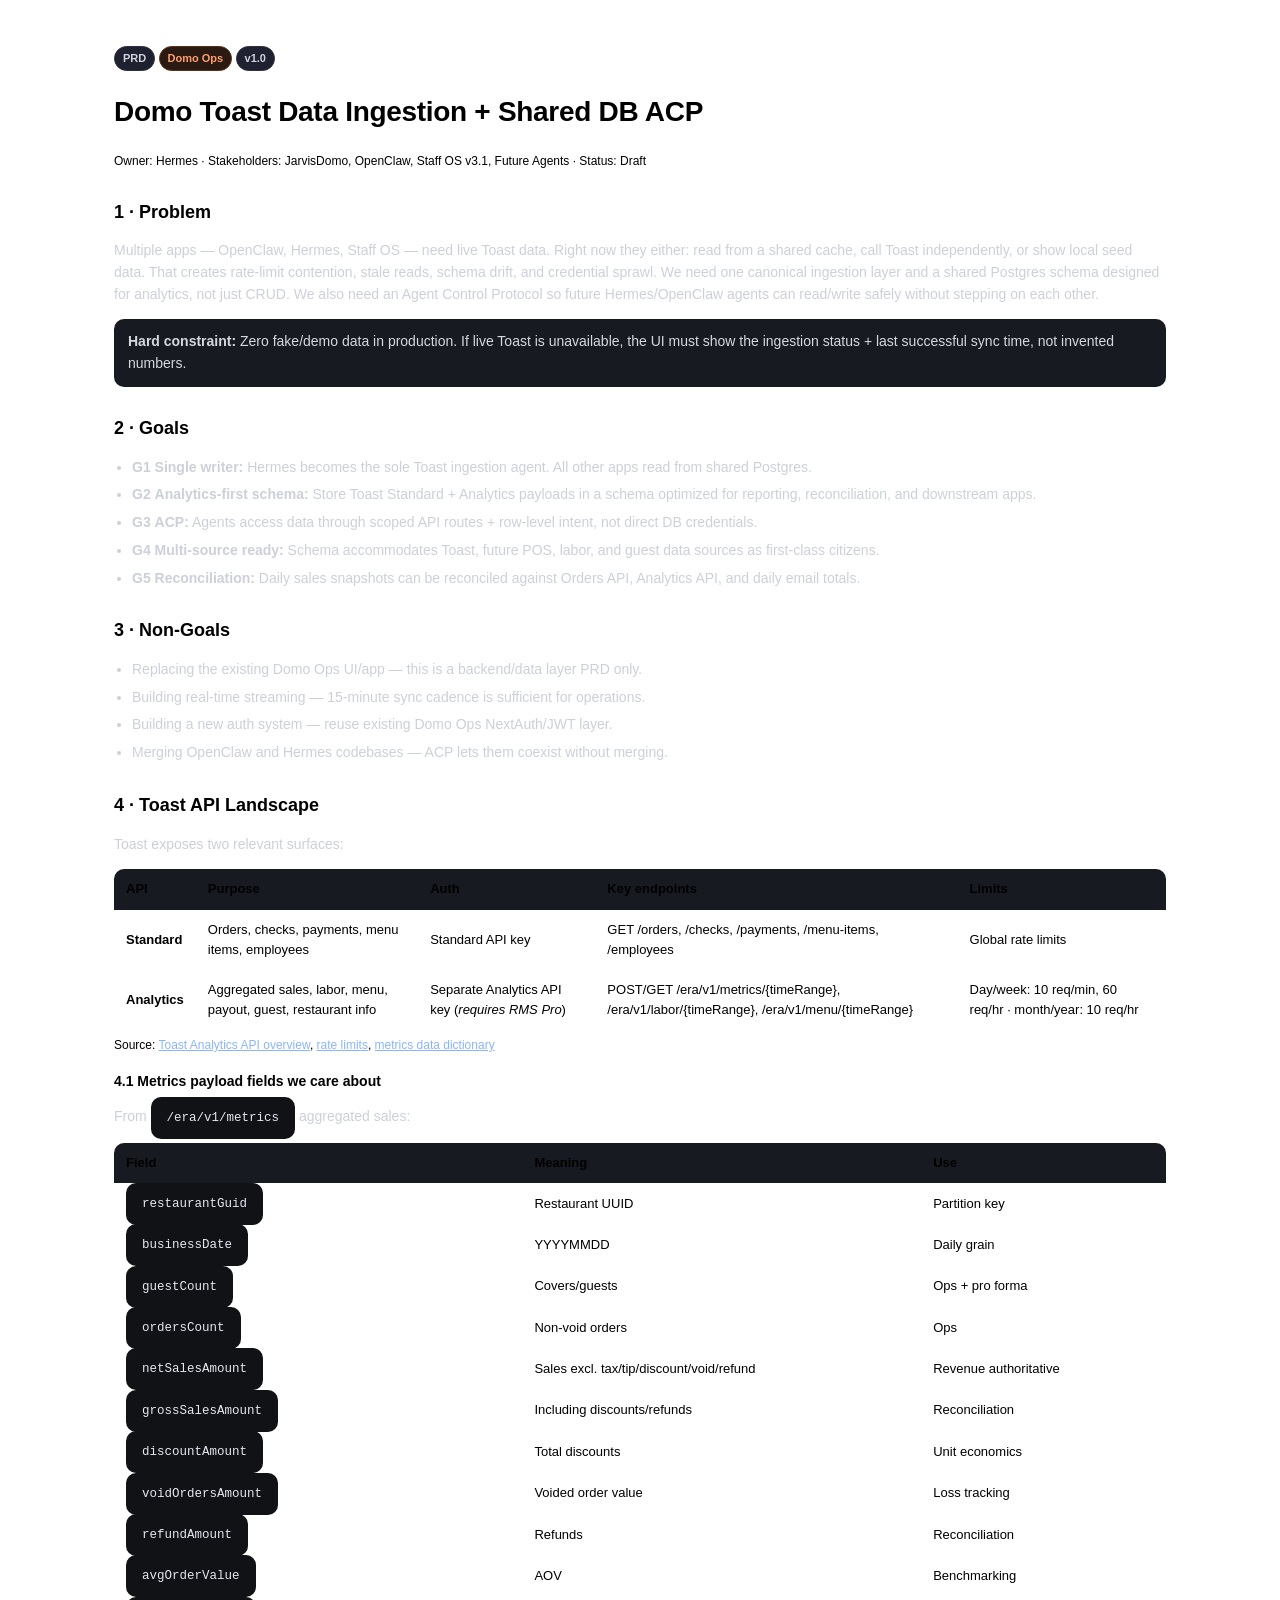
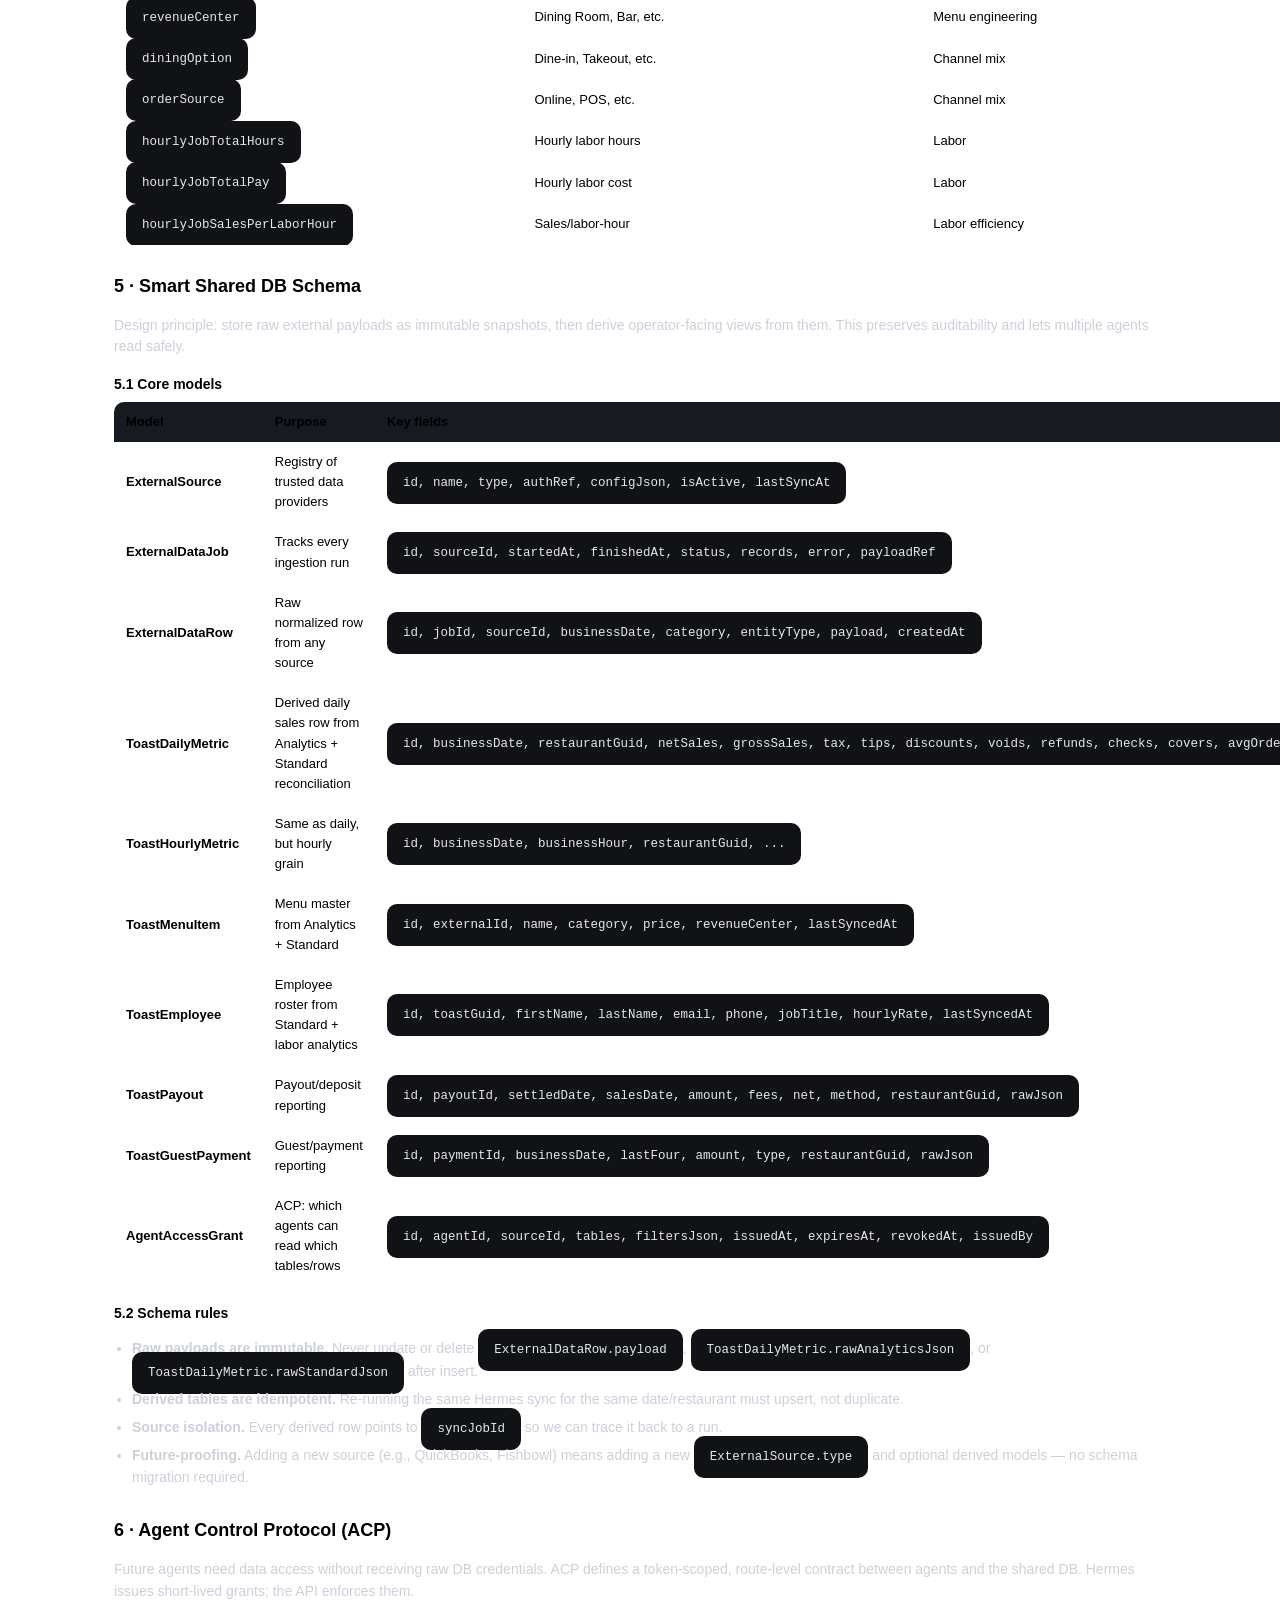
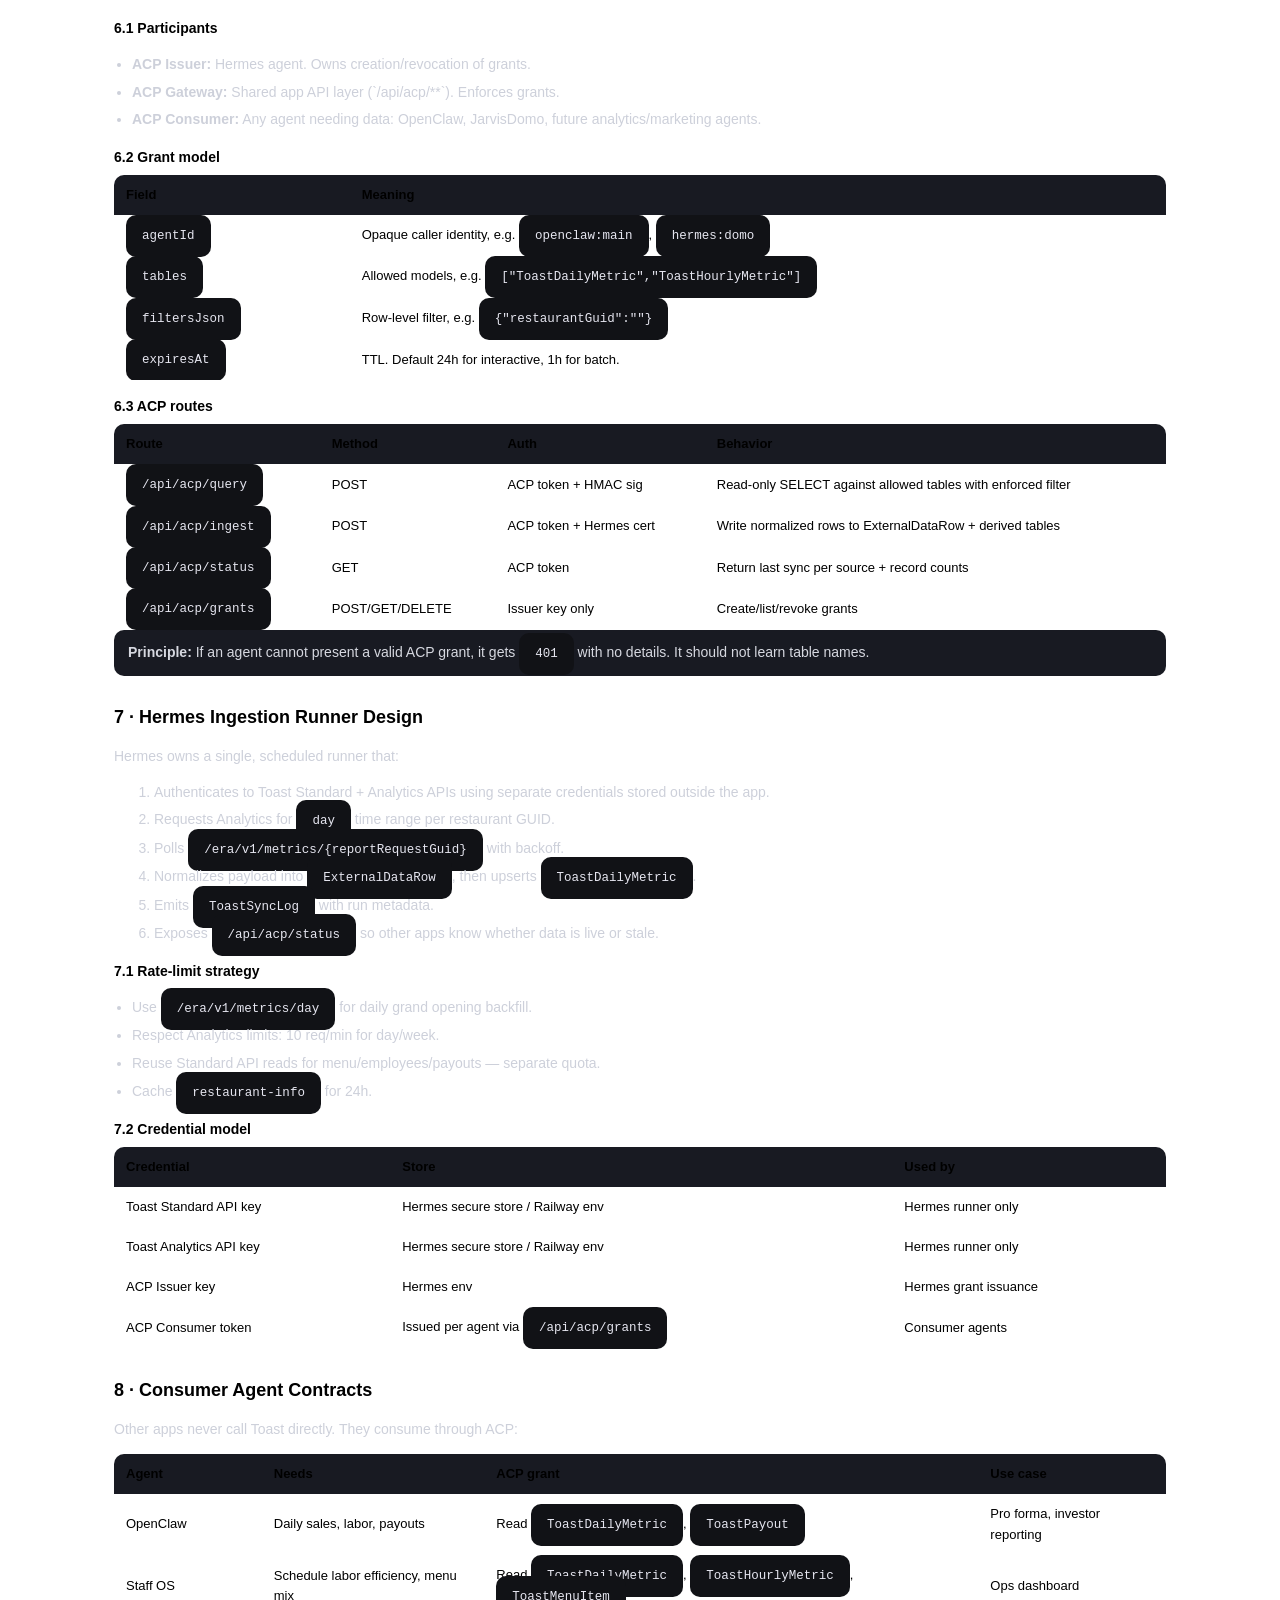
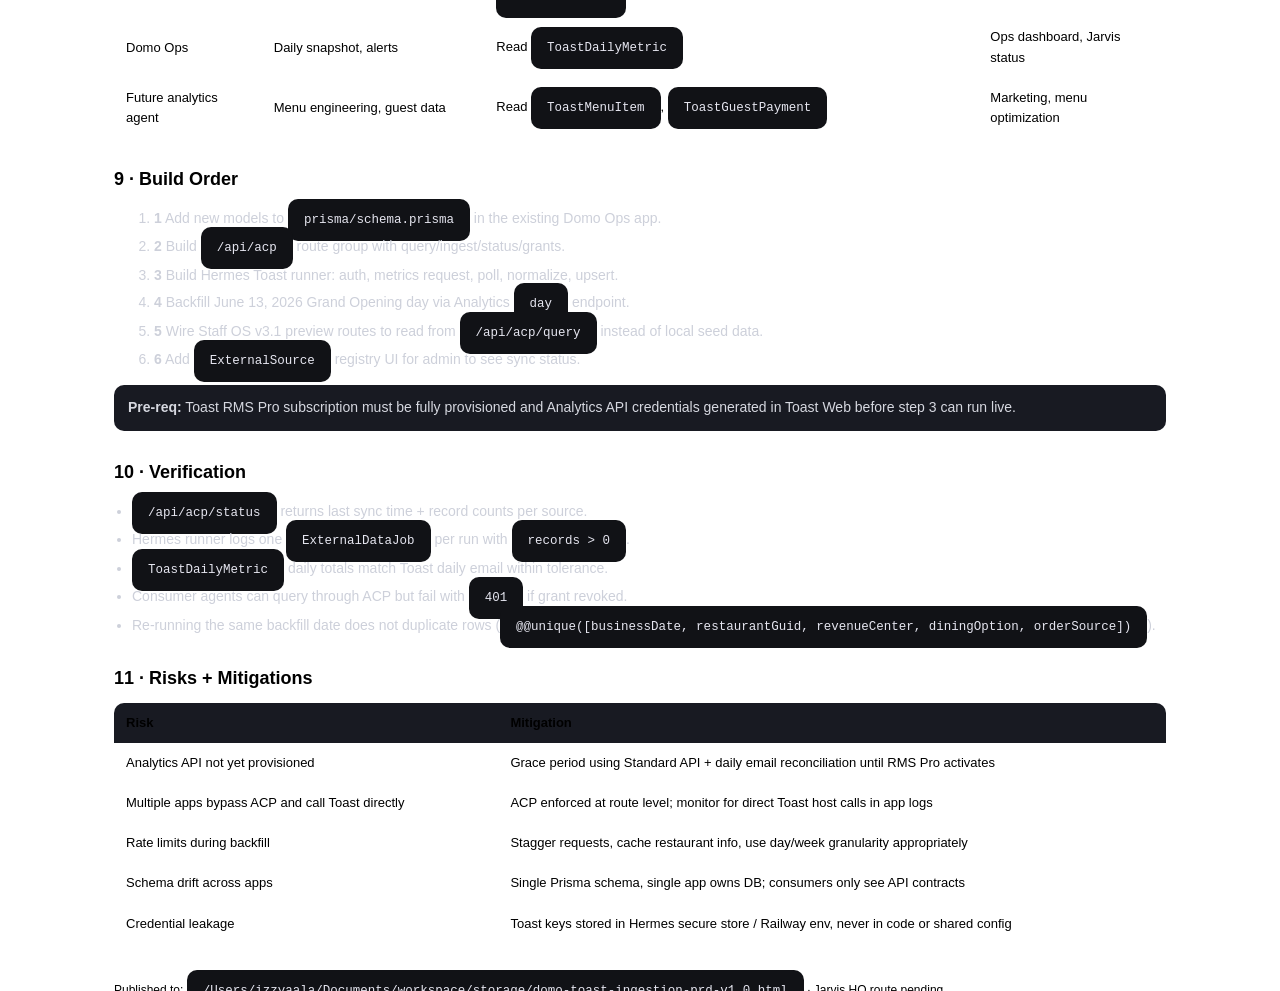
<file: domo-toast-ingestion-prd-v1.0.html>
<!DOCTYPE html>
<html lang="en">
<head>
<meta charset="UTF-8" />
<meta name="viewport" content="width=device-width, initial-scale=1" />
<title>Domo Toast Data Ingestion — PRD v1.0</title>
<style>
  :root {
    bg: #0b0c10;
    panel: #141519;
    border: #23252b;
    text: #e8e8ec;
    muted: #a0a4ae;
    accent: #FF5E1A;
    accent2: #C9A052;
    ok: #2dd36f;
    warn: #ffaa00;
    err: #ff4d4d;
  }
  * { box-sizing: border-box; }
  html, body {
    margin: 0; padding: 0;
    background: var(--bg);
    color: var(--text);
    font: 14px/1.55 -apple-system, BlinkMacSystemFont, "Segoe UI", Roboto, Helvetica, Arial, sans-serif;
  }
  a { color: #8ab4ff; }
  .wrap { max-width: 1100px; margin: 0 auto; padding: 40px 24px; }
  header { margin-bottom: 24px; }
  h1 { font-size: 28px; font-weight: 700; letter-spacing: -0.3px; }
  .meta { color: var(--muted); font-size: 12px; margin-top: 6px; }
  .badge {
    display: inline-block;
    padding: 3px 8px;
    border-radius: 999px;
    font-size: 11px;
    font-weight: 600;
    background: #1f2130;
    border: 1px solid #2c2f3d;
    color: #cfd1dc;
  }
  .badge.accent { background: #2a1a12; border-color: #5a3018; color: #ff9f6c; }
  .badge.ok { background: #132219; border-color: #1f5c36; color: #6ee7a0; }
  .badge.warn { background: #241e12; border-color: #5a4a1f; color: #ffd166; }
  .badge.err { background: #261313; border-color: #5a1f1f; color: #ff7b7b; }
  section { margin-top: 28px; }
  h2 { font-size: 18px; margin: 0 0 10px; }
  h3 { font-size: 14px; margin: 16px 0 6px; color: var(--text); }
  p { color: #cdd0da; }
  table {
    width: 100%;
    border-collapse: collapse;
    font-size: 13px;
    background: var(--panel);
    border: 1px solid var(--border);
    border-radius: 10px;
    overflow: hidden;
  }
  th, td { padding: 10px 12px; text-align: left; border-bottom: 1px solid var(--border); }
  th { color: var(--muted); font-weight: 600; background: #181a22; }
  tr:last-child td { border-bottom: none; }
  code, pre {
    background: #111216;
    border: 1px solid var(--border);
    border-radius: 10px;
    padding: 14px 16px;
    font-family: ui-monospace, SFMono-Regular, Menlo, Monaco, Consolas, monospace;
    font-size: 12.5px;
    color: #e6e6f0;
    overflow-x: auto;
    white-space: pre;
  }
  .callout {
    border-left: 3px solid var(--accent);
    background: #181a22;
    border: 1px solid var(--border);
    border-left: 3px solid var(--accent);
    padding: 12px 14px;
    border-radius: 10px;
    color: #d6d8e0;
  }
  .callout.ok { border-left-color: var(--ok); }
  .callout.warn { border-left-color: var(--warn); }
  .two { display: grid; grid-template-columns: 1fr 1fr; gap: 14px; }
  @media (max-width: 780px) { .two { grid-template-columns: 1fr; } }
  .rule { height: 1px; background: var(--border); margin: 18px 0; }
  .num { color: var(--accent2); font-weight: 700; }
  ul { padding-left: 18px; }
  li { margin: 6px 0; color: #cdd0da; }
</style>
</head>
<body>
<div class="wrap">

<header>
  <div class="meta"><span class="badge">PRD</span> <span class="badge accent">Domo Ops</span> <span class="badge">v1.0</span></div>
  <h1>Domo Toast Data Ingestion + Shared DB ACP</h1>
  <div class="meta">Owner: Hermes · Stakeholders: JarvisDomo, OpenClaw, Staff OS v3.1, Future Agents · Status: Draft</div>
</header>

<section>
  <h2>1 · Problem</h2>
  <p>
  Multiple apps — OpenClaw, Hermes, Staff OS — need live Toast data. Right now they either:
  read from a shared cache, call Toast independently, or show local seed data. That creates
  rate-limit contention, stale reads, schema drift, and credential sprawl. We need one
  canonical ingestion layer and a shared Postgres schema designed for analytics, not just CRUD.
  We also need an Agent Control Protocol so future Hermes/OpenClaw agents can read/write
  safely without stepping on each other.
  </p>
  <div class="callout warn">
    <strong>Hard constraint:</strong> Zero fake/demo data in production. If live Toast is unavailable,
    the UI must show the ingestion status + last successful sync time, not invented numbers.
  </div>
</section>

<section>
  <h2>2 · Goals</h2>
  <ul>
    <li><span class="num">G1</span> <strong>Single writer:</strong> Hermes becomes the sole Toast ingestion agent. All other apps read from shared Postgres.</li>
    <li><span class="num">G2</span> <strong>Analytics-first schema:</strong> Store Toast Standard + Analytics payloads in a schema optimized for reporting, reconciliation, and downstream apps.</li>
    <li><span class="num">G3</span> <strong>ACP:</strong> Agents access data through scoped API routes + row-level intent, not direct DB credentials.</li>
    <li><span class="num">G4</span> <strong>Multi-source ready:</strong> Schema accommodates Toast, future POS, labor, and guest data sources as first-class citizens.</li>
    <li><span class="num">G5</span> <strong>Reconciliation:</strong> Daily sales snapshots can be reconciled against Orders API, Analytics API, and daily email totals.</li>
  </ul>
</section>

<section>
  <h2>3 · Non-Goals</h2>
  <ul>
    <li>Replacing the existing Domo Ops UI/app — this is a backend/data layer PRD only.</li>
    <li>Building real-time streaming — 15-minute sync cadence is sufficient for operations.</li>
    <li>Building a new auth system — reuse existing Domo Ops NextAuth/JWT layer.</li>
    <li>Merging OpenClaw and Hermes codebases — ACP lets them coexist without merging.</li>
  </ul>
</section>

<section>
  <h2>4 · Toast API Landscape</h2>
  <p>Toast exposes two relevant surfaces:</p>
  <table>
    <tr><th>API</th><th>Purpose</th><th>Auth</th><th>Key endpoints</th><th>Limits</th></tr>
    <tr>
      <td><strong>Standard</strong></td>
      <td>Orders, checks, payments, menu items, employees</td>
      <td>Standard API key</td>
      <td>GET /orders, /checks, /payments, /menu-items, /employees</td>
      <td>Global rate limits</td>
    </tr>
    <tr>
      <td><strong>Analytics</strong></td>
      <td>Aggregated sales, labor, menu, payout, guest, restaurant info</td>
      <td>Separate Analytics API key (<em>requires RMS Pro</em>)</td>
      <td>POST/GET /era/v1/metrics/{timeRange}, /era/v1/labor/{timeRange}, /era/v1/menu/{timeRange}</td>
      <td>Day/week: 10 req/min, 60 req/hr · month/year: 10 req/hr</td>
    </tr>
  </table>
  <p class="meta">Source: <a href="https://doc.toasttab.com/doc/devguide/apiAnalyticsOverview.html">Toast Analytics API overview</a>, <a href="https://doc.toasttab.com/doc/devguide/apiAnalyticsRateLimiting.html">rate limits</a>, <a href="https://doc.toasttab.com/doc/devguide/apiAnalyticsMetricsReportingDataUnderstandingData.html">metrics data dictionary</a></p>

  <h3>4.1 Metrics payload fields we care about</h3>
  <p>From <code>/era/v1/metrics</code> aggregated sales:</p>
  <table>
    <tr><th>Field</th><th>Meaning</th><th>Use</th></tr>
    <tr><td><code>restaurantGuid</code></td><td>Restaurant UUID</td><td>Partition key</td></tr>
    <tr><td><code>businessDate</code></td><td>YYYYMMDD</td><td>Daily grain</td></tr>
    <tr><td><code>guestCount</code></td><td>Covers/guests</td><td>Ops + pro forma</td></tr>
    <tr><td><code>ordersCount</code></td><td>Non-void orders</td><td>Ops</td></tr>
    <tr><td><code>netSalesAmount</code></td><td>Sales excl. tax/tip/discount/void/refund</td><td>Revenue authoritative</td></tr>
    <tr><td><code>grossSalesAmount</code></td><td>Including discounts/refunds</td><td>Reconciliation</td></tr>
    <tr><td><code>discountAmount</code></td><td>Total discounts</td><td>Unit economics</td></tr>
    <tr><td><code>voidOrdersAmount</code></td><td>Voided order value</td><td>Loss tracking</td></tr>
    <tr><td><code>refundAmount</code></td><td>Refunds</td><td>Reconciliation</td></tr>
    <tr><td><code>avgOrderValue</code></td><td>AOV</td><td>Benchmarking</td></tr>
    <tr><td><code>revenueCenter</code></td><td>Dining Room, Bar, etc.</td><td>Menu engineering</td></tr>
    <tr><td><code>diningOption</code></td><td>Dine-in, Takeout, etc.</td><td>Channel mix</td></tr>
    <tr><td><code>orderSource</code></td><td>Online, POS, etc.</td><td>Channel mix</td></tr>
    <tr><td><code>hourlyJobTotalHours</code></td><td>Hourly labor hours</td><td>Labor</td></tr>
    <tr><td><code>hourlyJobTotalPay</code></td><td>Hourly labor cost</td><td>Labor</td></tr>
    <tr><td><code>hourlyJobSalesPerLaborHour</code></td><td>Sales/labor-hour</td><td>Labor efficiency</td></tr>
  </table>
</section>

<section>
  <h2>5 · Smart Shared DB Schema</h2>
  <p>Design principle: store raw external payloads as immutable snapshots, then derive operator-facing views from them. This preserves auditability and lets multiple agents read safely.</p>

  <h3>5.1 Core models</h3>
  <table>
    <tr><th>Model</th><th>Purpose</th><th>Key fields</th><th>Source</th></tr>
    <tr>
      <td><strong>ExternalSource</strong></td>
      <td>Registry of trusted data providers</td>
      <td><code>id, name, type, authRef, configJson, isActive, lastSyncAt</code></td>
      <td>Admin config</td>
    </tr>
    <tr>
      <td><strong>ExternalDataJob</strong></td>
      <td>Tracks every ingestion run</td>
      <td><code>id, sourceId, startedAt, finishedAt, status, records, error, payloadRef</code></td>
      <td>Hermes runner</td>
    </tr>
    <tr>
      <td><strong>ExternalDataRow</strong></td>
      <td>Raw normalized row from any source</td>
      <td><code>id, jobId, sourceId, businessDate, category, entityType, payload, createdAt</code></td>
      <td>Ingestion pipeline</td>
    </tr>
    <tr>
      <td><strong>ToastDailyMetric</strong></td>
      <td>Derived daily sales row from Analytics + Standard reconciliation</td>
      <td><code>id, businessDate, restaurantGuid, netSales, grossSales, tax, tips, discounts, voids, refunds, checks, covers, avgOrderValue, revenueCenter, diningOption, orderSource, hourlyLaborHours, hourlyLaborCost, salesPerLaborHour, rawAnalyticsJson, rawStandardJson, reconciledAt, syncJobId</code></td>
      <td>Hermes backfill</td>
    </tr>
    <tr>
      <td><strong>ToastHourlyMetric</strong></td>
      <td>Same as daily, but hourly grain</td>
      <td><code>id, businessDate, businessHour, restaurantGuid, ...</code></td>
      <td>Hermes backfill</td>
    </tr>
    <tr>
      <td><strong>ToastMenuItem</strong></td>
      <td>Menu master from Analytics + Standard</td>
      <td><code>id, externalId, name, category, price, revenueCenter, lastSyncedAt</code></td>
      <td>Hermes backfill</td>
    </tr>
    <tr>
      <td><strong>ToastEmployee</strong></td>
      <td>Employee roster from Standard + labor analytics</td>
      <td><code>id, toastGuid, firstName, lastName, email, phone, jobTitle, hourlyRate, lastSyncedAt</code></td>
      <td>Hermes backfill</td>
    </tr>
    <tr>
      <td><strong>ToastPayout</strong></td>
      <td>Payout/deposit reporting</td>
      <td><code>id, payoutId, settledDate, salesDate, amount, fees, net, method, restaurantGuid, rawJson</code></td>
      <td>Hermes backfill</td>
    </tr>
    <tr>
      <td><strong>ToastGuestPayment</strong></td>
      <td>Guest/payment reporting</td>
      <td><code>id, paymentId, businessDate, lastFour, amount, type, restaurantGuid, rawJson</code></td>
      <td>Hermes backfill</td>
    </tr>
    <tr>
      <td><strong>AgentAccessGrant</strong></td>
      <td>ACP: which agents can read which tables/rows</td>
      <td><code>id, agentId, sourceId, tables, filtersJson, issuedAt, expiresAt, revokedAt, issuedBy</code></td>
      <td>Admin / Hermes cert</td>
    </tr>
  </table>

  <h3>5.2 Schema rules</h3>
  <ul>
    <li><strong>Raw payloads are immutable.</strong> Never update or delete <code>ExternalDataRow.payload</code>, <code>ToastDailyMetric.rawAnalyticsJson</code>, or <code>ToastDailyMetric.rawStandardJson</code> after insert.</li>
    <li><strong>Derived tables are idempotent.</strong> Re-running the same Hermes sync for the same date/restaurant must upsert, not duplicate.</li>
    <li><strong>Source isolation.</strong> Every derived row points to <code>syncJobId</code> so we can trace it back to a run.</li>
    <li><strong>Future-proofing.</strong> Adding a new source (e.g., QuickBooks, Fishbowl) means adding a new <code>ExternalSource.type</code> and optional derived models — no schema migration required.</li>
  </ul>
</section>

<section>
  <h2>6 · Agent Control Protocol (ACP)</h2>
  <p>
  Future agents need data access without receiving raw DB credentials. ACP defines a
  token-scoped, route-level contract between agents and the shared DB. Hermes issues
  short-lived grants; the API enforces them.
  </p>

  <h3>6.1 Participants</h3>
  <ul>
    <li><strong>ACP Issuer:</strong> Hermes agent. Owns creation/revocation of grants.</li>
    <li><strong>ACP Gateway:</strong> Shared app API layer (`/api/acp/**`). Enforces grants.</li>
    <li><strong>ACP Consumer:</strong> Any agent needing data: OpenClaw, JarvisDomo, future analytics/marketing agents.</li>
  </ul>

  <h3>6.2 Grant model</h3>
  <table>
    <tr><th>Field</th><th>Meaning</th></tr>
    <tr><td><code>agentId</code></td><td>Opaque caller identity, e.g. <code>openclaw:main</code>, <code>hermes:domo</code></td></tr>
    <tr><td><code>tables</code></td><td>Allowed models, e.g. <code>["ToastDailyMetric","ToastHourlyMetric"]</code></td></tr>
    <tr><td><code>filtersJson</code></td><td>Row-level filter, e.g. <code>{"restaurantGuid":"<domo-guid>"}</code></td></tr>
    <tr><td><code>expiresAt</code></td><td>TTL. Default 24h for interactive, 1h for batch.</td></tr>
  </table>

  <h3>6.3 ACP routes</h3>
  <table>
    <tr><th>Route</th><th>Method</th><th>Auth</th><th>Behavior</th></tr>
    <tr><td><code>/api/acp/query</code></td><td>POST</td><td>ACP token + HMAC sig</td><td>Read-only SELECT against allowed tables with enforced filter</td></tr>
    <tr><td><code>/api/acp/ingest</code></td><td>POST</td><td>ACP token + Hermes cert</td><td>Write normalized rows to ExternalDataRow + derived tables</td></tr>
    <tr><td><code>/api/acp/status</code></td><td>GET</td><td>ACP token</td><td>Return last sync per source + record counts</td></tr>
    <tr><td><code>/api/acp/grants</code></td><td>POST/GET/DELETE</td><td>Issuer key only</td><td>Create/list/revoke grants</td></tr>
  </table>

  <div class="callout ok">
    <strong>Principle:</strong> If an agent cannot present a valid ACP grant, it gets <code>401</code> with no details. It should not learn table names.
  </div>
</section>

<section>
  <h2>7 · Hermes Ingestion Runner Design</h2>
  <p>Hermes owns a single, scheduled runner that:</p>
  <ol>
    <li>Authenticates to Toast Standard + Analytics APIs using separate credentials stored outside the app.</li>
    <li>Requests Analytics for <code>day</code> time range per restaurant GUID.</li>
    <li>Polls <code>/era/v1/metrics/{reportRequestGuid}</code> with backoff.</li>
    <li>Normalizes payload into <code>ExternalDataRow</code>, then upserts <code>ToastDailyMetric</code>.</li>
    <li>Emits <code>ToastSyncLog</code> with run metadata.</li>
    <li>Exposes <code>/api/acp/status</code> so other apps know whether data is live or stale.</li>
  </ol>

  <h3>7.1 Rate-limit strategy</h3>
  <ul>
    <li>Use <code>/era/v1/metrics/day</code> for daily grand opening backfill.</li>
    <li>Respect Analytics limits: 10 req/min for day/week.</li>
    <li>Reuse Standard API reads for menu/employees/payouts — separate quota.</li>
    <li>Cache <code>restaurant-info</code> for 24h.</li>
  </ul>

  <h3>7.2 Credential model</h3>
  <table>
    <tr><th>Credential</th><th>Store</th><th>Used by</th></tr>
    <tr><td>Toast Standard API key</td><td>Hermes secure store / Railway env</td><td>Hermes runner only</td></tr>
    <tr><td>Toast Analytics API key</td><td>Hermes secure store / Railway env</td><td>Hermes runner only</td></tr>
    <tr><td>ACP Issuer key</td><td>Hermes env</td><td>Hermes grant issuance</td></tr>
    <tr><td>ACP Consumer token</td><td>Issued per agent via <code>/api/acp/grants</code></td><td>Consumer agents</td></tr>
  </table>
</section>

<section>
  <h2>8 · Consumer Agent Contracts</h2>
  <p>Other apps never call Toast directly. They consume through ACP:</p>
  <table>
    <tr><th>Agent</th><th>Needs</th><th>ACP grant</th><th>Use case</th></tr>
    <tr><td>OpenClaw</td><td>Daily sales, labor, payouts</td><td>Read <code>ToastDailyMetric</code>, <code>ToastPayout</code></td><td>Pro forma, investor reporting</td></tr>
    <tr><td>Staff OS</td><td>Schedule labor efficiency, menu mix</td><td>Read <code>ToastDailyMetric</code>, <code>ToastHourlyMetric</code>, <code>ToastMenuItem</code></td><td>Ops dashboard</td></tr>
    <tr><td>Domo Ops</td><td>Daily snapshot, alerts</td><td>Read <code>ToastDailyMetric</code></td><td>Ops dashboard, Jarvis status</td></tr>
    <tr><td>Future analytics agent</td><td>Menu engineering, guest data</td><td>Read <code>ToastMenuItem</code>, <code>ToastGuestPayment</code></td><td>Marketing, menu optimization</td></tr>
  </table>
</section>

<section>
  <h2>9 · Build Order</h2>
  <ol>
    <li><span class="num">1</span> Add new models to <code>prisma/schema.prisma</code> in the existing Domo Ops app.</li>
    <li><span class="num">2</span> Build <code>/api/acp</code> route group with query/ingest/status/grants.</li>
    <li><span class="num">3</span> Build Hermes Toast runner: auth, metrics request, poll, normalize, upsert.</li>
    <li><span class="num">4</span> Backfill June 13, 2026 Grand Opening day via Analytics <code>day</code> endpoint.</li>
    <li><span class="num">5</span> Wire Staff OS v3.1 preview routes to read from <code>/api/acp/query</code> instead of local seed data.</li>
    <li><span class="num">6</span> Add <code>ExternalSource</code> registry UI for admin to see sync status.</li>
  </ol>

  <div class="callout">
    <strong>Pre-req:</strong> Toast RMS Pro subscription must be fully provisioned and Analytics API credentials generated in Toast Web before step 3 can run live.
  </div>
</section>

<section>
  <h2>10 · Verification</h2>
  <ul>
    <li><code>/api/acp/status</code> returns last sync time + record counts per source.</li>
    <li>Hermes runner logs one <code>ExternalDataJob</code> per run with <code>records &gt; 0</code>.</li>
    <li><code>ToastDailyMetric</code> daily totals match Toast daily email within tolerance.</li>
    <li>Consumer agents can query through ACP but fail with <code>401</code> if grant revoked.</li>
    <li>Re-running the same backfill date does not duplicate rows (<code>@@unique([businessDate, restaurantGuid, revenueCenter, diningOption, orderSource])</code>).</li>
  </ul>
</section>

<section>
  <h2>11 · Risks + Mitigations</h2>
  <table>
    <tr><th>Risk</th><th>Mitigation</th></tr>
    <tr><td>Analytics API not yet provisioned</td><td>Grace period using Standard API + daily email reconciliation until RMS Pro activates</td></tr>
    <tr><td>Multiple apps bypass ACP and call Toast directly</td><td>ACP enforced at route level; monitor for direct Toast host calls in app logs</td></tr>
    <tr><td>Rate limits during backfill</td><td>Stagger requests, cache restaurant info, use day/week granularity appropriately</td></tr>
    <tr><td>Schema drift across apps</strong></td><td>Single Prisma schema, single app owns DB; consumers only see API contracts</td></tr>
    <tr><td>Credential leakage</td><td>Toast keys stored in Hermes secure store / Railway env, never in code or shared config</td></tr>
  </table>
</section>

<div class="rule"></div>
<div class="meta">Published to: <code>/Users/izzyaala/Documents/workspace/storage/domo-toast-ingestion-prd-v1.0.html</code> · Jarvis HQ route pending</div>

</div>
</body>
</html>
</file>
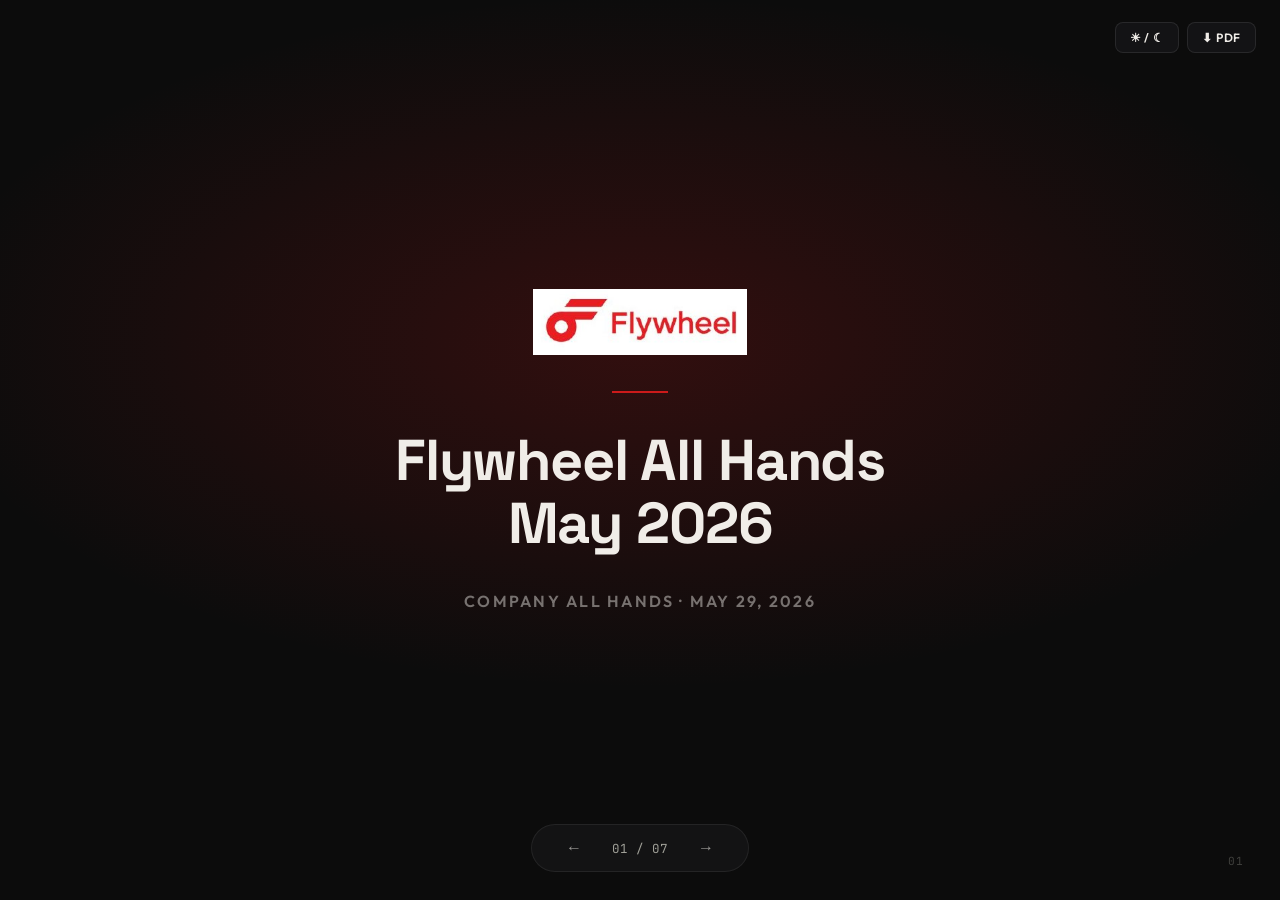
<file: flywheel-all-hands-may-2026.html>
<!DOCTYPE html>
<html lang="en">
<head>
<meta charset="UTF-8"/>
<meta name="viewport" content="width=device-width, initial-scale=1.0"/>
<title>Flywheel All Hands — May 2026</title>
<link rel="preconnect" href="https://fonts.googleapis.com"/>
<link rel="preconnect" href="https://fonts.gstatic.com" crossorigin/>
<link href="https://fonts.googleapis.com/css2?family=Space+Grotesk:wght@400;700&family=Outfit:wght@400;600&family=DM+Sans:wght@300;400&family=JetBrains+Mono:wght@400&display=swap" rel="stylesheet"/>
<style>
*{margin:0;padding:0;box-sizing:border-box;}
:root{
  --bg:#0C0C0C;--bg2:#1C1C1E;--bg3:#2C2C34;
  --accent:#CC1A1A;--text:#F0EDE8;--muted:#A0A098;
  --border:rgba(240,237,232,0.08);--card:rgba(255,255,255,0.04);
}
.lm{
  --bg:#F7F5F0;--bg2:#EDEAE4;--bg3:#E0DDD7;
  --accent:#CC1A1A;--text:#1A1A1A;--muted:#6B6860;
  --border:rgba(0,0,0,0.08);--card:rgba(0,0,0,0.04);
}
body{font-family:'DM Sans',sans-serif;background:var(--bg);color:var(--text);width:100vw;height:100vh;overflow:hidden;transition:background .3s,color .3s;}
.deck{width:100%;height:100%;position:relative;}
.slide{position:absolute;inset:0;display:none;flex-direction:column;justify-content:center;align-items:center;padding:72px 80px;background:var(--bg);transition:background .3s;}
.slide.active{display:flex;}

/* COVER */
.slide-cover{background:#0C0C0C!important;overflow:hidden;}
.slide-cover::before{content:'';position:absolute;inset:0;background:radial-gradient(ellipse 80% 55% at 50% 38%,rgba(204,26,26,0.2) 0%,transparent 70%);pointer-events:none;}
.cover-inner{display:flex;flex-direction:column;align-items:center;justify-content:center;text-align:center;gap:36px;position:relative;z-index:1;}
.cover-logo{height:66px;width:auto;}
.cover-line{width:56px;height:2px;background:var(--accent);}
.cover-title{font-family:'Space Grotesk',sans-serif;font-weight:700;font-size:clamp(2.2rem,4.5vw,3.6rem);color:#F0EDE8;letter-spacing:-0.02em;line-height:1.1;}
.cover-sub{font-family:'Outfit',sans-serif;font-weight:600;font-size:1rem;color:rgba(240,237,232,0.45);letter-spacing:0.14em;text-transform:uppercase;}

/* SLIDE HEADERS */
.slide-label{font-family:'JetBrains Mono',monospace;font-size:0.7rem;color:var(--accent);letter-spacing:0.14em;text-transform:uppercase;margin-bottom:12px;align-self:flex-start;}
.slide-title{font-family:'Space Grotesk',sans-serif;font-weight:700;font-size:clamp(1.7rem,3vw,2.5rem);color:var(--text);letter-spacing:-0.02em;line-height:1.15;align-self:flex-start;margin-bottom:6px;}
.slide-sub{font-family:'DM Sans',sans-serif;font-weight:300;font-size:1rem;color:var(--muted);align-self:flex-start;margin-bottom:10px;}
.slide-rule{width:44px;height:2px;background:var(--accent);align-self:flex-start;margin-bottom:36px;}

/* VISION & MISSION */
.vm-grid{display:grid;grid-template-columns:1fr 1fr;gap:24px;width:100%;max-width:1080px;}
.vm-card{background:var(--card);border:1px solid var(--border);border-radius:16px;padding:36px 32px;position:relative;overflow:hidden;}
.vm-card::before{content:'';position:absolute;top:0;left:0;right:0;height:3px;background:var(--accent);border-radius:16px 16px 0 0;}
.vm-tag{font-family:'JetBrains Mono',monospace;font-size:0.68rem;color:var(--accent);letter-spacing:0.14em;text-transform:uppercase;margin-bottom:18px;}
.vm-badge{display:inline-block;font-family:'Outfit',sans-serif;font-weight:600;font-size:0.8rem;background:rgba(204,26,26,0.13);color:var(--accent);border:1px solid rgba(204,26,26,0.28);border-radius:6px;padding:3px 10px;margin-bottom:14px;}
.vm-text{font-family:'Space Grotesk',sans-serif;font-weight:700;font-size:clamp(0.95rem,1.6vw,1.25rem);color:var(--text);line-height:1.55;}

/* CORE VALUES */
.values-grid{display:grid;grid-template-columns:repeat(3,1fr);gap:22px;width:100%;max-width:1080px;}
.val-card{background:var(--card);border:1px solid var(--border);border-radius:16px;padding:32px 28px;display:flex;flex-direction:column;gap:14px;}
.val-icon{font-size:1.9rem;line-height:1;}
.val-name{font-family:'Space Grotesk',sans-serif;font-weight:700;font-size:1.25rem;color:var(--text);}
.val-desc{font-family:'DM Sans',sans-serif;font-weight:300;font-size:0.93rem;color:var(--muted);line-height:1.65;}

/* GOALS */
.goals-list{display:flex;flex-direction:column;gap:18px;width:100%;max-width:860px;}
.goal-row{display:flex;align-items:flex-start;gap:22px;background:var(--card);border:1px solid var(--border);border-radius:14px;padding:26px 28px;}
.goal-num{font-family:'JetBrains Mono',monospace;font-size:1.7rem;color:var(--accent);opacity:0.45;min-width:36px;line-height:1;padding-top:3px;}
.goal-text{font-family:'Space Grotesk',sans-serif;font-weight:700;font-size:clamp(0.95rem,1.6vw,1.15rem);color:var(--text);line-height:1.4;}

/* PARTNERSHIPS */
.partner-wrap{display:grid;grid-template-columns:1fr 2fr;gap:28px;width:100%;max-width:1000px;align-items:start;}
.partner-badge{background:var(--card);border:1px solid var(--border);border-radius:20px;padding:36px 28px;display:flex;flex-direction:column;align-items:center;justify-content:center;gap:14px;text-align:center;min-height:200px;}
.partner-name{font-family:'Space Grotesk',sans-serif;font-weight:700;font-size:2.2rem;color:var(--text);letter-spacing:-0.04em;}
.partner-pill{font-family:'Outfit',sans-serif;font-weight:600;font-size:0.76rem;color:var(--accent);letter-spacing:0.1em;text-transform:uppercase;background:rgba(204,26,26,0.1);border:1px solid rgba(204,26,26,0.22);padding:4px 12px;border-radius:6px;}
.partner-points{display:flex;flex-direction:column;gap:12px;}
.partner-pt{display:flex;align-items:flex-start;gap:14px;background:var(--card);border:1px solid var(--border);border-radius:12px;padding:18px 22px;}
.partner-dot{width:7px;height:7px;border-radius:50%;background:var(--accent);margin-top:8px;flex-shrink:0;}
.partner-pt-body{display:flex;flex-direction:column;gap:2px;}
.partner-pt-label{font-family:'Outfit',sans-serif;font-weight:600;font-size:0.9rem;color:var(--text);}
.partner-pt-desc{font-family:'DM Sans',sans-serif;font-size:0.88rem;color:var(--muted);line-height:1.5;}

/* NAV */
.nav-bar{position:fixed;bottom:28px;left:50%;transform:translateX(-50%);display:flex;align-items:center;gap:18px;background:rgba(20,20,22,0.9);border:1px solid rgba(255,255,255,0.07);backdrop-filter:blur(20px);border-radius:50px;padding:9px 22px;z-index:100;}
.lm .nav-bar{background:rgba(235,232,227,0.92);border-color:rgba(0,0,0,0.1);}
.nav-btn{background:none;border:none;color:var(--text);font-size:1rem;cursor:pointer;padding:5px 12px;border-radius:8px;opacity:0.6;transition:opacity .2s;}
.nav-btn:hover{opacity:1;background:rgba(255,255,255,0.07);}
.nav-ctr{font-family:'JetBrains Mono',monospace;font-size:0.78rem;color:var(--muted);letter-spacing:0.08em;min-width:50px;text-align:center;}

/* TOP CONTROLS */
.ctrls{position:fixed;top:22px;right:24px;display:flex;gap:8px;z-index:100;}
.ctrl{background:rgba(22,22,24,0.85);border:1px solid rgba(255,255,255,0.09);color:var(--text);font-family:'Outfit',sans-serif;font-weight:600;font-size:0.75rem;letter-spacing:0.06em;padding:7px 14px;border-radius:8px;cursor:pointer;backdrop-filter:blur(10px);transition:background .2s;}
.ctrl:hover{background:rgba(204,26,26,0.2);}
.lm .ctrl{background:rgba(237,234,228,0.85);border-color:rgba(0,0,0,0.1);color:#1A1A1A;}

/* SLIDE NUMBER */
.slide-num{position:fixed;bottom:32px;right:36px;font-family:'JetBrains Mono',monospace;font-size:0.7rem;color:var(--muted);opacity:0.35;letter-spacing:0.08em;z-index:50;}

/* PRINT */
@media print{
  body{background:#F7F5F0!important;color:#1A1A1A!important;overflow:visible!important;}
  .ctrls,.nav-bar,.slide-num{display:none!important;}
  .deck{height:auto;}
  .slide{display:flex!important;position:relative!important;page-break-after:always;height:100vh;min-height:100vh;background:#F7F5F0!important;}
  .slide-cover{background:#0C0C0C!important;}
  .slide-cover .cover-title,.slide-cover .cover-sub{color:#F0EDE8!important;}
}
</style>
</head>
<body>

<div class="ctrls">
  <button class="ctrl" onclick="toggleMode()">☀ / ☾</button>
  <button class="ctrl" onclick="window.print()">⬇ PDF</button>
</div>

<div class="deck" id="deck">

  <!-- ═══ SLIDE 1 — COVER ═══════════════════════════ -->
  <div class="slide slide-cover active" id="s1">
    <div class="cover-inner">
      <img class="cover-logo" src="flywheel-logo.jpg" alt="Flywheel"/>
      <div class="cover-line"></div>
      <div class="cover-title">Flywheel All Hands<br>May 2026</div>
      <div class="cover-sub">Company All Hands · May 29, 2026</div>
    </div>
  </div>

  <!-- ═══ SLIDE 2 — VISION & MISSION ══════════════════ -->
  <div class="slide" id="s2">
    <div class="slide-label">02 — Foundation</div>
    <div class="slide-title">Vision &amp; Mission</div>
    <div class="slide-rule"></div>
    <div class="vm-grid">
      <div class="vm-card">
        <div class="vm-tag">Mission</div>
        <div class="vm-text">"To modernize the movement of people and goods through technology, infrastructure, and partnership."</div>
      </div>
      <div class="vm-card">
        <div class="vm-tag">3-Year Vision</div>
        <div class="vm-badge">2026 → 2029</div>
        <div class="vm-text">"By 2029, Flywheel is the intelligent backbone of professional transportation in the Americas — connecting 50,000+ drivers to maximum earnings, on every platform, in every city."</div>
      </div>
    </div>
  </div>

  <!-- ═══ SLIDE 3 — CORE VALUES ═══════════════════════ -->
  <div class="slide" id="s3">
    <div class="slide-label">03 — Culture</div>
    <div class="slide-title">Core Values</div>
    <div class="slide-sub">This is how we get there.</div>
    <div class="slide-rule"></div>
    <div class="values-grid">
      <div class="val-card">
        <div class="val-icon">🤝</div>
        <div class="val-name">Hospitality</div>
        <div class="val-desc">We treat every driver, partner, and passenger like they matter — because they do.</div>
      </div>
      <div class="val-card">
        <div class="val-icon">👥</div>
        <div class="val-name">Teamwork</div>
        <div class="val-desc">We win together. Every city, every market, every challenge.</div>
      </div>
      <div class="val-card">
        <div class="val-icon">📡</div>
        <div class="val-name">Communication</div>
        <div class="val-desc">Clear, honest, and direct — across every level of the organization.</div>
      </div>
    </div>
  </div>

  <!-- ═══ SLIDE 4 — GOALS ══════════════════════════════ -->
  <div class="slide" id="s4">
    <div class="slide-label">04 — Execution</div>
    <div class="slide-title">Goals: Next 30 Days</div>
    <div class="slide-sub">What we're focused on right now.</div>
    <div class="slide-rule"></div>
    <div class="goals-list">
      <div class="goal-row">
        <div class="goal-num">01</div>
        <div class="goal-text">Define our current projects by Market</div>
      </div>
      <div class="goal-row">
        <div class="goal-num">02</div>
        <div class="goal-text">Establish OKRs for each project for the next 30 days</div>
      </div>
      <div class="goal-row">
        <div class="goal-num">03</div>
        <div class="goal-text">Complete them</div>
      </div>
      <div class="goal-row">
        <div class="goal-num">04</div>
        <div class="goal-text">Begin rollout of our AI plan across markets and operations</div>
      </div>
    </div>
  </div>

  <!-- ═══ SLIDE 5 — PARTNERSHIPS ═══════════════════════ -->
  <div class="slide" id="s5">
    <div class="slide-label">05 — Partners</div>
    <div class="slide-title">Partnerships</div>
    <div class="slide-sub">Built on strategic, high-impact relationships.</div>
    <div class="slide-rule"></div>
    <div class="partner-wrap">
      <div class="partner-badge">
        <div class="partner-name">Uber</div>
        <div class="partner-pill">Key Partner</div>
      </div>
      <div class="partner-points">
        <div class="partner-pt">
          <div class="partner-dot"></div>
          <div class="partner-pt-body">
            <div class="partner-pt-label">Flywheel Connect / Advantage</div>
            <div class="partner-pt-desc">Deep 3P integration powering driver dispatch and demand routing.</div>
          </div>
        </div>
        <div class="partner-pt">
          <div class="partner-dot"></div>
          <div class="partner-pt-body">
            <div class="partner-pt-label">Mexico Expansion</div>
            <div class="partner-pt-desc">Active deal with Uber Mexico team — Cancún, CDMX, Guadalajara, and beyond.</div>
          </div>
        </div>
        <div class="partner-pt">
          <div class="partner-dot"></div>
          <div class="partner-pt-body">
            <div class="partner-pt-label">NASCAR</div>
            <div class="partner-pt-desc">Uber logo on the #1 Flywheel car at Tulum — believed to be the first rideshare brand ever on a NASCAR vehicle.</div>
          </div>
        </div>
        <div class="partner-pt">
          <div class="partner-dot"></div>
          <div class="partner-pt-body">
            <div class="partner-pt-label">Uber Feature Expansions</div>
            <div class="partner-pt-desc">Ongoing collaboration to unlock new platform features for Flywheel's professional driver network.</div>
          </div>
        </div>
      </div>
    </div>
  </div>

  <!-- ═══ SLIDE 6 — MARKETS ═══════════════════════════ -->
  <div class="slide" id="s6">
    <div class="slide-label">06 — Markets</div>
    <div class="slide-title">Active Markets</div>
    <div class="slide-sub">Where Flywheel is on the ground today.</div>
    <div class="slide-rule"></div>
    <div class="goals-list">
      <div class="goal-row">
        <div class="goal-num" style="font-size:2.2rem;opacity:0.9;min-width:80px;">652</div>
        <div class="goal-pt-body">
          <div class="goal-text">Active Drivers — Las Vegas</div>
        </div>
      </div>
    </div>
  </div>

  <!-- ═══ SLIDE 7 — AI PLAN ═════════════════════════ -->
  <div class="slide" id="s7">
    <div class="slide-label">07 — Technology</div>
    <div class="slide-title">AI Plan</div>
    <div class="slide-sub">Supercharging Flywheel with artificial intelligence.</div>
    <div class="slide-rule"></div>
    <div class="goals-list">
      <div class="goal-row" style="border-color:rgba(204,26,26,0.25);">
        <div class="goal-num" style="opacity:0.25;">—</div>
        <div class="goal-text" style="color:var(--muted);font-style:italic;">Content coming soon — details to be added.</div>
      </div>
    </div>
  </div>

</div><!-- /deck -->

<div class="nav-bar">
  <button class="nav-btn" onclick="go(-1)">&#8592;</button>
  <div class="nav-ctr" id="ctr">01 / 05</div>
  <button class="nav-btn" onclick="go(1)">&#8594;</button>
</div>
<div class="slide-num" id="snum">01</div>

<script>
let cur=1,total=7;
function show(n){
  document.querySelectorAll('.slide').forEach(s=>s.classList.remove('active'));
  document.getElementById('s'+n).classList.add('active');
  document.getElementById('ctr').textContent=String(n).padStart(2,'0')+' / '+String(total).padStart(2,'0');
  document.getElementById('snum').textContent=String(n).padStart(2,'0');
}
function go(d){cur=Math.min(Math.max(cur+d,1),total);show(cur);}
document.addEventListener('keydown',e=>{
  if(e.key==='ArrowRight'||e.key==='ArrowDown') go(1);
  if(e.key==='ArrowLeft'||e.key==='ArrowUp') go(-1);
});
function toggleMode(){document.body.classList.toggle('lm');}
show(1);
</script>
</body>
</html>
</file>
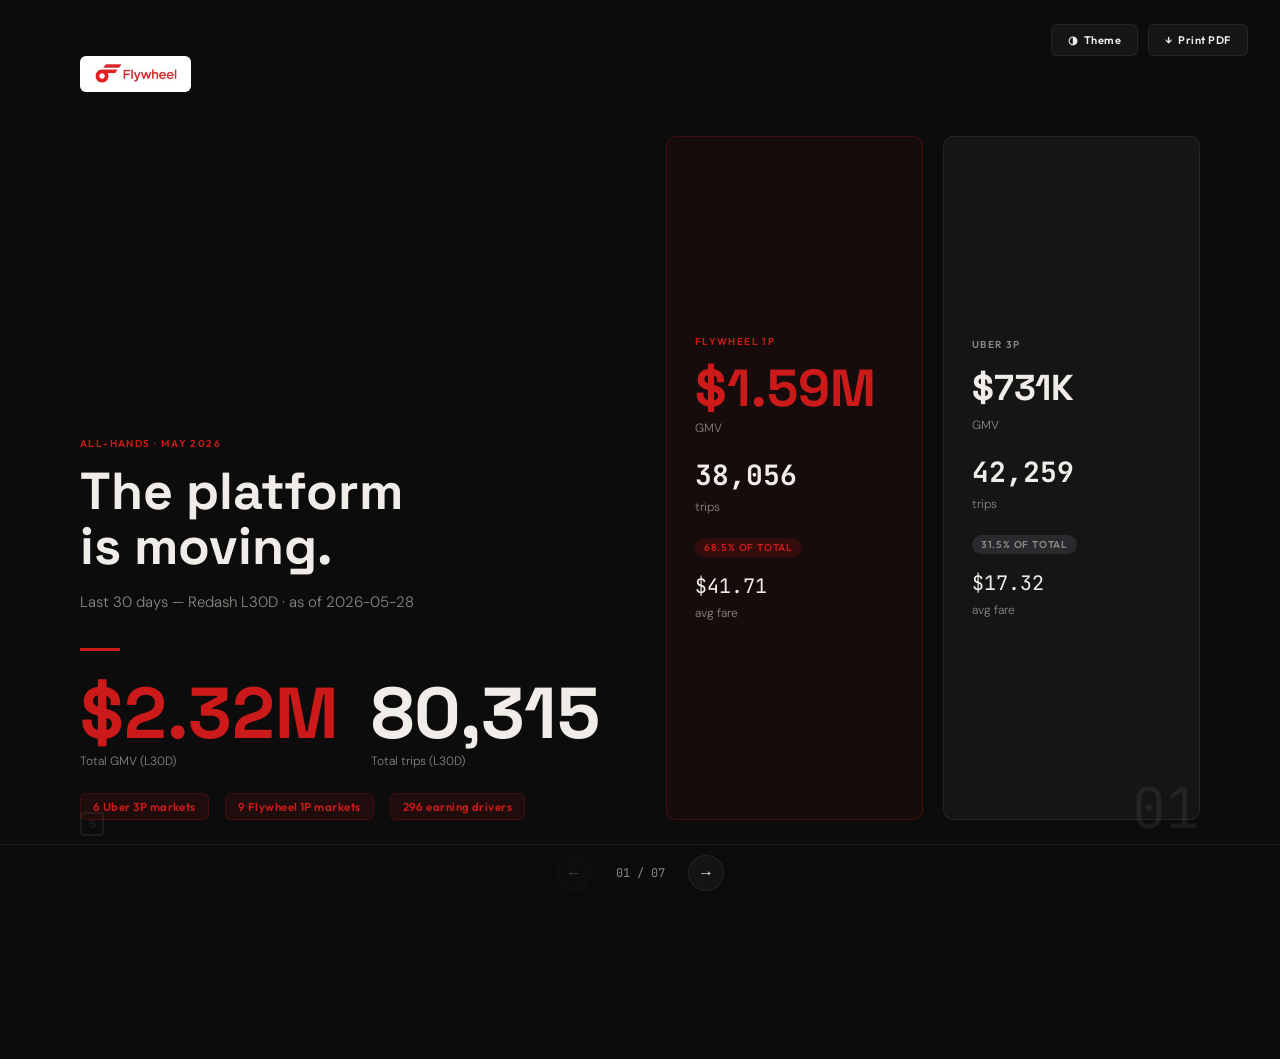
<file: flywheel-may-2026-allhands.html>
<!DOCTYPE html>
<html lang="en" data-theme="dark">
<head>
  <meta charset="UTF-8">
  <meta name="viewport" content="width=device-width, initial-scale=1.0">
  <title>Flywheel — May 2026 All-Hands</title>
  <link href="https://fonts.googleapis.com/css2?family=Space+Grotesk:wght@600;700&family=Outfit:wght@400;600&family=DM+Sans:wght@300;400&family=JetBrains+Mono:wght@400&display=swap" rel="stylesheet">
  <style>
    :root {
      --bg:     #0C0C0C;
      --bg2:    #1C1C1E;
      --bg3:    #2A2A2E;
      --text:   #F0EDE8;
      --muted:  #8A8882;
      --red:    #CC1A1A;
      --red-hi: #E52525;
      --border: rgba(240,237,232,0.07);
      --card:   rgba(255,255,255,0.04);
    }
    [data-theme="light"] {
      --bg:     #F8F5F0;
      --bg2:    #EDEAE4;
      --bg3:    #E0DDD8;
      --text:   #1C1C1E;
      --muted:  #6A6862;
      --border: rgba(28,28,30,0.09);
      --card:   rgba(0,0,0,0.035);
    }

    *, *::before, *::after { box-sizing: border-box; margin: 0; padding: 0; }
    html, body {
      width: 100%; height: 100%;
      background: var(--bg);
      color: var(--text);
      font-family: 'DM Sans', sans-serif;
      overflow: hidden;
      transition: background 0.3s, color 0.3s;
    }

    /* ───── Controls ───── */
    #controls {
      position: fixed; top: 24px; right: 32px;
      display: flex; gap: 10px; z-index: 200;
    }
    .ctrl-btn {
      background: var(--card);
      border: 1px solid var(--border);
      color: var(--text);
      font-family: 'Outfit', sans-serif;
      font-size: 11px; font-weight: 600;
      letter-spacing: 0.05em;
      padding: 8px 16px; border-radius: 6px;
      cursor: pointer; transition: all 0.2s;
    }
    .ctrl-btn:hover { background: var(--bg3); border-color: var(--red); }

    /* ───── Nav ───── */
    #nav {
      position: fixed; bottom: 0; left: 0; right: 0;
      height: 56px; display: flex; align-items: center; justify-content: center; gap: 20px;
      background: rgba(12,12,12,0.92); backdrop-filter: blur(20px);
      border-top: 1px solid var(--border); z-index: 200;
    }
    [data-theme="light"] #nav { background: rgba(248,245,240,0.92); }
    .nav-btn {
      width: 36px; height: 36px; border-radius: 50%;
      border: 1px solid var(--border); background: var(--card);
      color: var(--text); font-size: 16px; cursor: pointer;
      display: flex; align-items: center; justify-content: center;
      transition: all 0.2s;
    }
    .nav-btn:hover { background: var(--bg3); border-color: var(--red); }
    .nav-btn:disabled { opacity: 0.25; cursor: default; }
    #slide-counter {
      font-family: 'JetBrains Mono', monospace;
      font-size: 12px; color: var(--muted); width: 56px; text-align: center;
    }

    /* ───── Slides ───── */
    #deck { width: 100%; height: 100%; position: relative; }
    .slide {
      position: absolute; inset: 0;
      padding: 56px 80px 80px;
      display: flex; flex-direction: column;
      opacity: 0; pointer-events: none;
      transition: opacity 0.35s ease;
    }
    .slide.active { opacity: 1; pointer-events: all; }

    /* ───── Slide decoration ───── */
    .slide-num {
      position: absolute; bottom: 64px; right: 80px;
      font-family: 'JetBrains Mono', monospace; font-size: 56px;
      color: var(--border); line-height: 1; pointer-events: none; user-select: none;
    }
    .s-mark {
      position: absolute; bottom: 64px; left: 80px;
      width: 24px; height: 24px; border: 2px solid var(--border);
      border-radius: 4px; display: flex; align-items: center; justify-content: center;
      font-family: 'Space Grotesk', sans-serif; font-size: 12px; font-weight: 700;
      color: var(--border);
    }

    /* ───── Typography ───── */
    .label {
      font-family: 'Outfit', sans-serif; font-size: 10px; font-weight: 600;
      letter-spacing: 0.14em; text-transform: uppercase; color: var(--muted);
      margin-bottom: 14px;
    }
    .label-red { color: var(--red) !important; }
    .slide-title {
      font-family: 'Space Grotesk', sans-serif; font-weight: 700;
      font-size: 44px; line-height: 1.05; margin-bottom: 6px;
    }
    .slide-sub {
      font-size: 15px; color: var(--muted); font-weight: 300;
      margin-bottom: 36px;
    }
    .divider { width: 40px; height: 3px; background: var(--red); margin-bottom: 28px; }

    .hero-num {
      font-family: 'Space Grotesk', sans-serif; font-weight: 700;
      font-size: 52px; color: var(--red); line-height: 1;
    }
    .hero-num-xl {
      font-family: 'Space Grotesk', sans-serif; font-weight: 700;
      font-size: 72px; color: var(--red); line-height: 0.95;
    }
    .hero-label {
      font-size: 12px; color: var(--muted); margin-top: 6px; font-weight: 300;
    }

    /* ───── Grids ───── */
    .grid { display: grid; gap: 20px; }
    .grid-2 { grid-template-columns: 1fr 1fr; }
    .grid-3 { grid-template-columns: 1fr 1fr 1fr; }
    .grid-4 { grid-template-columns: 1fr 1fr 1fr 1fr; }
    .col-6040 { grid-template-columns: 6fr 4fr; }
    .col-4060 { grid-template-columns: 4fr 6fr; }
    .col-5050 { grid-template-columns: 1fr 1fr; }

    /* ───── Cards ───── */
    .card {
      background: var(--card); border: 1px solid var(--border);
      border-radius: 10px; padding: 24px 28px;
    }
    .card-red {
      border-color: rgba(204,26,26,0.25);
      background: rgba(204,26,26,0.06);
    }
    .card-highlight {
      border-color: rgba(204,26,26,0.4);
      background: rgba(204,26,26,0.08);
    }

    /* ───── Tables ───── */
    .data-table { width: 100%; border-collapse: collapse; font-size: 12.5px; }
    .data-table th {
      font-family: 'Outfit', sans-serif; font-size: 9.5px; font-weight: 600;
      letter-spacing: 0.11em; text-transform: uppercase; color: var(--muted);
      padding: 8px 12px; text-align: left; border-bottom: 1px solid var(--border);
    }
    .data-table td {
      padding: 10px 12px; border-bottom: 1px solid var(--border); color: var(--text);
    }
    .data-table tr:last-child td { border-bottom: none; }
    .data-table tr:hover td { background: rgba(255,255,255,0.02); }
    [data-theme="light"] .data-table tr:hover td { background: rgba(0,0,0,0.02); }
    .data-table .num { font-family: 'JetBrains Mono', monospace; text-align: right; }
    .red-text { color: var(--red); font-weight: 600; }
    .muted-text { color: var(--muted); }

    /* ───── Bar charts ───── */
    .bar-row { display: flex; align-items: center; gap: 10px; margin-bottom: 9px; }
    .bar-label { font-size: 11.5px; color: var(--muted); flex-shrink: 0; width: 110px; }
    .bar-track { flex: 1; height: 6px; background: var(--bg3); border-radius: 3px; overflow: hidden; }
    .bar-fill { height: 100%; border-radius: 3px; transition: width 0.6s ease; background: var(--red); }
    .bar-fill-gray { background: var(--muted); }
    .bar-fill-light { background: rgba(204,26,26,0.35); }
    .bar-val { font-family: 'JetBrains Mono', monospace; font-size: 11px; color: var(--text); width: 52px; text-align: right; }

    /* ───── Badges ───── */
    .badge {
      display: inline-flex; font-family: 'Outfit', sans-serif;
      font-size: 10px; font-weight: 600; letter-spacing: 0.08em;
      padding: 3px 9px; border-radius: 20px; text-transform: uppercase;
    }
    .badge-red  { background: rgba(204,26,26,0.15); color: var(--red); }
    .badge-gray { background: var(--bg3); color: var(--muted); }

    /* ───── Callout chip ───── */
    .chip {
      display: inline-flex; align-items: center; gap: 6px;
      background: rgba(204,26,26,0.1); border: 1px solid rgba(204,26,26,0.2);
      border-radius: 6px; padding: 5px 12px;
      font-family: 'Outfit', sans-serif; font-size: 11.5px; font-weight: 600;
      color: var(--red); letter-spacing: 0.04em;
    }

    /* ───── Logo ───── */
    .fw-logo { display: flex; align-items: center; gap: 11px; margin-bottom: 44px; }
    .fw-icon {
      width: 38px; height: 38px; background: var(--red); border-radius: 8px;
      display: flex; align-items: center; justify-content: center;
      font-family: 'Space Grotesk', sans-serif; font-weight: 700; font-size: 20px; color: #fff;
    }
    .fw-wordmark {
      font-family: 'Space Grotesk', sans-serif; font-weight: 700;
      font-size: 18px; letter-spacing: 0.04em;
    }

    /* ───── Donut ───── */
    .donut-wrap { display: flex; align-items: center; gap: 36px; justify-content: center; }
    .legend-item { display: flex; align-items: flex-start; gap: 12px; margin-bottom: 20px; }
    .legend-dot { width: 11px; height: 11px; border-radius: 50%; flex-shrink: 0; margin-top: 3px; }
    .legend-dot-red { background: var(--red); }
    .legend-dot-gray { background: var(--muted); }
    .legend-title { font-family: 'Space Grotesk', sans-serif; font-size: 17px; font-weight: 700; }
    .legend-sub { font-size: 12px; color: var(--muted); margin-top: 2px; }

    /* ───── Slide 1 specifics ───── */
    #s1-grid {
      display: grid;
      grid-template-columns: 2.2fr 1fr 1fr;
      gap: 20px;
      flex: 1;
    }
    .s1-main { display: flex; flex-direction: column; justify-content: flex-end; }
    .s1-stat { display: flex; flex-direction: column; justify-content: flex-end; }

    /* ───── Priority cards (slide 7) ───── */
    .priority-card {
      background: var(--card); border: 1px solid var(--border);
      border-radius: 10px; padding: 24px 28px;
      display: flex; flex-direction: column; gap: 10px;
    }
    .priority-num {
      font-family: 'Space Grotesk', sans-serif; font-weight: 700;
      font-size: 32px; color: rgba(204,26,26,0.25);
    }
    .priority-title {
      font-family: 'Space Grotesk', sans-serif; font-weight: 700;
      font-size: 18px; line-height: 1.2;
    }
    .priority-body { font-size: 13px; color: var(--muted); line-height: 1.6; }

    /* ───── Mobile ───── */
    @media (max-width: 768px) {
      html, body { overflow: hidden; }

      #controls { top: 12px; right: 12px; gap: 6px; }
      .ctrl-btn { font-size: 10px; padding: 6px 10px; }

      #nav { height: 52px; gap: 16px; }
      .nav-btn { width: 32px; height: 32px; font-size: 14px; }
      #slide-counter { font-size: 11px; }

      .slide {
        padding: 48px 20px 68px;
        overflow-y: auto;
        -webkit-overflow-scrolling: touch;
      }

      .slide-title { font-size: 26px !important; }
      .slide-sub { font-size: 13px; margin-bottom: 20px; }
      .divider { margin-bottom: 18px; }
      .slide-num { font-size: 28px; bottom: 56px; right: 20px; }
      .s-mark { bottom: 56px; left: 20px; }

      /* Stack all grids */
      .grid-2, .grid-3, .grid-4,
      .col-6040, .col-4060, .col-5050,
      [style*="grid-template-columns"] {
        grid-template-columns: 1fr !important;
      }

      /* Slide 1 */
      #s1-grid { grid-template-columns: 1fr !important; gap: 14px; }
      .slide-title[style*="52px"] { font-size: 28px !important; }
      .hero-num-xl { font-size: 44px !important; }
      .hero-num { font-size: 36px !important; }
      .fw-logo { margin-bottom: 20px; }

      /* Scrollable tables */
      .card { overflow-x: auto; -webkit-overflow-scrolling: touch; padding: 16px; }
      .data-table { min-width: 480px; }

      /* Bar labels */
      .bar-label { width: 80px; font-size: 10px; }

      /* Donut on slide 6 */
      .donut-wrap { flex-direction: column; gap: 20px; align-items: center; }
      .donut-wrap svg { width: 140px; height: 140px; }

      /* Priority cards slide 7 */
      .priority-card { padding: 18px 20px; }
      .priority-num { font-size: 24px; }
      .priority-title { font-size: 16px; }
      .priority-body { font-size: 12px; }

      /* Chips */
      .chip { font-size: 10px; padding: 4px 9px; }

      /* Hero stat numbers on various slides */
      [style*="font-size:56px"], [style*="font-size:60px"],
      [style*="font-size:88px"] { font-size: 40px !important; }
      [style*="font-size:44px"], [style*="font-size:42px"] { font-size: 28px !important; }
      [style*="font-size:36px"], [style*="font-size:28px"] { font-size: 22px !important; }
    }

    /* ───── Print ───── */
    @media print {
      html, body { overflow: visible; height: auto; }
      .slide {
        position: relative !important; opacity: 1 !important;
        pointer-events: all !important; page-break-after: always;
        min-height: 100vh;
      }
      #nav, #controls { display: none !important; }
    }
  </style>
</head>
<body>

<!-- Controls -->
<div id="controls">
  <button class="ctrl-btn" onclick="toggleTheme()">◑ &nbsp;Theme</button>
  <button class="ctrl-btn" onclick="printDeck()">↓ &nbsp;Print PDF</button>
</div>

<div id="deck">

  <!-- ╔══════════════════════════════╗ -->
  <!-- ║  SLIDE 1 — Platform Numbers  ║ -->
  <!-- ╚══════════════════════════════╝ -->
  <div class="slide active" id="slide-1">
    <div class="fw-logo">
      <img src="[data-uri]" alt="Flywheel" style="height:36px; width:auto; object-fit:contain; background:#fff; border-radius:6px; padding:4px 10px;">
    </div>

    <div id="s1-grid">
      <!-- Main title block -->
      <div class="s1-main">
        <p class="label label-red">All-Hands · May 2026</p>
        <div class="slide-title" style="font-size:52px;">The platform<br>is moving.</div>
        <p class="slide-sub" style="margin-top:12px;">Last 30 days — Redash L30D · as of 2026-05-28</p>
        <div class="divider"></div>
        <div style="display:flex; flex-wrap:wrap; gap:32px; margin-bottom:8px;">
          <div>
            <div class="hero-num-xl">$2.32M</div>
            <div class="hero-label">Total GMV (L30D)</div>
          </div>
          <div>
            <div class="hero-num-xl" style="color:var(--text);">80,315</div>
            <div class="hero-label">Total trips (L30D)</div>
          </div>
        </div>
        <div style="display:flex; gap:16px; margin-top:16px;">
          <span class="chip">6 Uber 3P markets</span>
          <span class="chip">9 Flywheel 1P markets</span>
          <span class="chip">296 earning drivers</span>
        </div>
      </div>

      <!-- Flywheel 1P card -->
      <div class="s1-stat">
        <div class="card card-red" style="height:100%; display:flex; flex-direction:column; justify-content:center;">
          <p class="label label-red">Flywheel 1P</p>
          <div class="hero-num">$1.59M</div>
          <div class="hero-label">GMV</div>
          <div style="margin-top:20px; font-family:'JetBrains Mono',monospace; font-size:28px; font-weight:700;">38,056</div>
          <div class="hero-label">trips</div>
          <div style="margin-top:20px;">
            <span class="badge badge-red">68.5% of total</span>
          </div>
          <div style="margin-top:16px; font-family:'JetBrains Mono',monospace; font-size:20px;">$41.71</div>
          <div class="hero-label">avg fare</div>
        </div>
      </div>

      <!-- Uber 3P card -->
      <div class="s1-stat">
        <div class="card" style="height:100%; display:flex; flex-direction:column; justify-content:center;">
          <p class="label">Uber 3P</p>
          <div style="font-family:'Space Grotesk',sans-serif; font-weight:700; font-size:36px; color:var(--text);">$731K</div>
          <div class="hero-label">GMV</div>
          <div style="margin-top:20px; font-family:'JetBrains Mono',monospace; font-size:28px; font-weight:700; color:var(--text);">42,259</div>
          <div class="hero-label">trips</div>
          <div style="margin-top:20px;">
            <span class="badge badge-gray">31.5% of total</span>
          </div>
          <div style="margin-top:16px; font-family:'JetBrains Mono',monospace; font-size:20px; color:var(--text);">$17.32</div>
          <div class="hero-label">avg fare</div>
        </div>
      </div>
    </div>

    <span class="slide-num">01</span>
    <span class="s-mark">S</span>
  </div>


  <!-- ╔══════════════════════════════════╗ -->
  <!-- ║  SLIDE 2 — Uber 3P Dispatch      ║ -->
  <!-- ╚══════════════════════════════════╝ -->
  <div class="slide" id="slide-2">
    <p class="label label-red">Uber 3P · Dispatch Engine</p>
    <div class="slide-title">Flywheel as Uber's<br>supply-side partner.</div>
    <div class="divider"></div>

    <div class="grid col-6040" style="flex:1; align-items:start;">
      <!-- Left: tables + trend -->
      <div style="display:flex; flex-direction:column; gap:18px;">
        <!-- Period table -->
        <div class="card">
          <p class="label" style="margin-bottom:12px;">Offer volume &amp; completions</p>
          <table class="data-table">
            <thead>
              <tr>
                <th>Period</th>
                <th class="num">Offers</th>
                <th class="num">Completed</th>
                <th class="num">Fill rate</th>
              </tr>
            </thead>
            <tbody>
              <tr>
                <td>Yesterday</td>
                <td class="num">32,387</td>
                <td class="num">965</td>
                <td class="num">3.3%</td>
              </tr>
              <tr>
                <td>L7D</td>
                <td class="num">307,826</td>
                <td class="num">10,496</td>
                <td class="num">3.8%</td>
              </tr>
              <tr class="red-text">
                <td>L30D</td>
                <td class="num">1,472,611</td>
                <td class="num">42,233</td>
                <td class="num">3.5%</td>
              </tr>
            </tbody>
          </table>
        </div>

        <!-- Offer outcomes -->
        <div class="card">
          <p class="label" style="margin-bottom:14px;">Offer outcomes — L30D</p>
          <div class="bar-row">
            <span class="bar-label">Timed out</span>
            <div class="bar-track"><div class="bar-fill bar-fill-gray" style="width:57.7%"></div></div>
            <span class="bar-val">57.7%</span>
          </div>
          <div class="bar-row">
            <span class="bar-label">Declined</span>
            <div class="bar-track"><div class="bar-fill bar-fill-light" style="width:28.9%"></div></div>
            <span class="bar-val">28.9%</span>
          </div>
          <div class="bar-row">
            <span class="bar-label">Accepted</span>
            <div class="bar-track"><div class="bar-fill" style="width:5%"></div></div>
            <span class="bar-val">5.0%</span>
          </div>
        </div>

        <!-- Period-over-period -->
        <div class="grid grid-2" style="gap:14px;">
          <div class="card" style="text-align:center; padding:18px;">
            <div class="label" style="margin-bottom:6px;">Trips vs prior 30d</div>
            <div style="font-family:'Space Grotesk',sans-serif; font-size:28px; font-weight:700; color:var(--red);">+5.0%</div>
            <div style="font-size:11px; color:var(--muted); margin-top:4px;">40,232 → 42,237</div>
          </div>
          <div class="card" style="text-align:center; padding:18px;">
            <div class="label" style="margin-bottom:6px;">GMV vs prior 30d</div>
            <div style="font-family:'Space Grotesk',sans-serif; font-size:28px; font-weight:700; color:var(--red);">+7.3%</div>
            <div style="font-size:11px; color:var(--muted); margin-top:4px;">$681K → $731K</div>
          </div>
        </div>
      </div>

      <!-- Right: key stats -->
      <div style="display:flex; flex-direction:column; gap:14px;">
        <div class="card card-highlight" style="text-align:center; padding:32px 20px;">
          <div class="label label-red" style="margin-bottom:10px;">Hero stat</div>
          <div style="font-family:'Space Grotesk',sans-serif; font-size:56px; font-weight:700; color:var(--red); line-height:1;">1.47M</div>
          <div style="font-size:13px; color:var(--muted); margin-top:8px;">Uber offers received<br>in 30 days</div>
        </div>
        <div class="card" style="text-align:center; padding:24px 20px;">
          <div class="label" style="margin-bottom:8px;">Dispatch efficiency</div>
          <div style="font-family:'JetBrains Mono',monospace; font-size:44px; font-weight:700; color:var(--text);">34.83</div>
          <div style="font-size:12px; color:var(--muted); margin-top:6px;">offers per completed trip</div>
        </div>
        <div class="card" style="text-align:center; padding:20px;">
          <div class="label" style="margin-bottom:6px;">Avg fare trend</div>
          <div style="font-family:'JetBrains Mono',monospace; font-size:20px; color:var(--text);">$16.95 → <span style="color:var(--red);">$17.32</span></div>
          <div style="font-size:11px; color:var(--muted); margin-top:4px;">GMV growing faster than trips</div>
        </div>
      </div>
    </div>

    <span class="slide-num">02</span>
    <span class="s-mark">S</span>
  </div>


  <!-- ╔══════════════════════════════════╗ -->
  <!-- ║  SLIDE 3 — Market Footprint      ║ -->
  <!-- ╚══════════════════════════════════╝ -->
  <div class="slide" id="slide-3">
    <p class="label label-red">Uber 3P · Market Footprint</p>
    <div class="slide-title">6 active markets.<br>Each telling a different story.</div>
    <div class="divider"></div>

    <div class="grid col-6040" style="flex:1; align-items:start; gap:24px;">
      <!-- Market table -->
      <div style="display:flex; flex-direction:column; gap:16px;">
        <div class="card">
          <table class="data-table">
            <thead>
              <tr>
                <th>Market</th>
                <th class="num">Offers</th>
                <th class="num">Completed</th>
                <th class="num">Acceptance</th>
                <th class="num">Completion %</th>
                <th class="num">Drivers</th>
              </tr>
            </thead>
            <tbody>
              <tr>
                <td><strong>San Diego</strong> <span class="badge badge-red" style="margin-left:6px;">Volume</span></td>
                <td class="num">732,284</td>
                <td class="num">33,549</td>
                <td class="num">6.9%</td>
                <td class="num">75.0%</td>
                <td class="num">186</td>
              </tr>
              <tr>
                <td><strong>Las Vegas</strong> <span class="badge badge-gray" style="margin-left:6px; font-size:9px;">3P partner</span></td>
                <td class="num">575,110</td>
                <td class="num">8,648</td>
                <td class="num muted-text">2.0%</td>
                <td class="num">77.3%</td>
                <td class="num">652</td>
              </tr>
              <tr>
                <td>San Francisco</td>
                <td class="num">77,791</td>
                <td class="num">3,960</td>
                <td class="num">7.7%</td>
                <td class="num">76.3%</td>
                <td class="num">37</td>
              </tr>
              <tr>
                <td>Fort Lauderdale</td>
                <td class="num">72,541</td>
                <td class="num">3,139</td>
                <td class="num">6.2%</td>
                <td class="num">81.7%</td>
                <td class="num">42</td>
              </tr>
              <tr>
                <td><strong>Palm Springs</strong> <span class="badge badge-red" style="margin-left:6px;">Efficient</span></td>
                <td class="num">12,897</td>
                <td class="num">1,546</td>
                <td class="num red-text">20.1%</td>
                <td class="num">79.2%</td>
                <td class="num">26</td>
              </tr>
              <tr>
                <td>Houston <span class="badge badge-gray" style="margin-left:6px; font-size:9px;">Early</span></td>
                <td class="num muted-text">140</td>
                <td class="num muted-text">8</td>
                <td class="num">7.3%</td>
                <td class="num">88.9%</td>
                <td class="num muted-text">5</td>
              </tr>
            </tbody>
          </table>
        </div>

        <!-- Acceptance rate bars -->
        <div class="card">
          <p class="label" style="margin-bottom:14px;">Acceptance rate by market</p>
          <div class="bar-row">
            <span class="bar-label">Palm Springs</span>
            <div class="bar-track"><div class="bar-fill" style="width:100%"></div></div>
            <span class="bar-val red-text">20.1%</span>
          </div>
          <div class="bar-row">
            <span class="bar-label">San Francisco</span>
            <div class="bar-track"><div class="bar-fill bar-fill-light" style="width:38.3%"></div></div>
            <span class="bar-val">7.7%</span>
          </div>
          <div class="bar-row">
            <span class="bar-label">San Diego</span>
            <div class="bar-track"><div class="bar-fill bar-fill-light" style="width:34.3%"></div></div>
            <span class="bar-val">6.9%</span>
          </div>
          <div class="bar-row">
            <span class="bar-label">Fort Lauderdale</span>
            <div class="bar-track"><div class="bar-fill bar-fill-light" style="width:30.8%"></div></div>
            <span class="bar-val">6.2%</span>
          </div>
          <div class="bar-row">
            <span class="bar-label">Las Vegas</span>
            <div class="bar-track"><div class="bar-fill bar-fill-gray" style="width:10%"></div></div>
            <span class="bar-val muted-text">2.0%</span>
          </div>
        </div>
      </div>

      <!-- Right: 3 callout cards -->
      <div style="display:flex; flex-direction:column; gap:14px;">
        <div class="card card-red" style="padding:24px;">
          <p class="label label-red">Volume engine</p>
          <div style="font-family:'Space Grotesk',sans-serif; font-size:22px; font-weight:700;">San Diego</div>
          <div style="margin-top:12px; font-family:'JetBrains Mono',monospace; font-size:28px; font-weight:700; color:var(--red);">49.7%</div>
          <div style="font-size:12px; color:var(--muted); margin-top:4px;">of all Uber 3P offers</div>
          <div style="margin-top:12px; font-size:12px; color:var(--muted);">186 active drivers · 180.5 trips/driver/mo</div>
        </div>
        <div class="card" style="padding:24px;">
          <p class="label label-red">Efficiency standout</p>
          <div style="font-family:'Space Grotesk',sans-serif; font-size:22px; font-weight:700;">Palm Springs</div>
          <div style="margin-top:12px; font-family:'JetBrains Mono',monospace; font-size:28px; font-weight:700; color:var(--red);">20.1%</div>
          <div style="font-size:12px; color:var(--muted); margin-top:4px;">acceptance rate vs 2–7% elsewhere</div>
          <div style="margin-top:12px; font-size:12px; color:var(--muted);">Signal worth studying — supply density, offer targeting</div>
        </div>
        <div class="card card-red" style="padding:24px;">
          <p class="label label-red">Active drivers</p>
          <div style="font-family:'Space Grotesk',sans-serif; font-size:22px; font-weight:700;">Las Vegas</div>
          <div style="margin-top:12px; font-family:'JetBrains Mono',monospace; font-size:28px; font-weight:700; color:var(--red);">652</div>
          <div style="font-size:12px; color:var(--muted); margin-top:4px;">active drivers on platform</div>
          <div style="margin-top:12px; font-size:12px; color:var(--muted);">575K offers · 8,648 completed · 2.0% acceptance</div>
        </div>
        <div class="card" style="padding:24px; opacity:0.8;">
          <p class="label">Launch status</p>
          <div style="font-family:'Space Grotesk',sans-serif; font-size:22px; font-weight:700;">Houston</div>
          <div style="margin-top:12px; font-size:28px; font-weight:700; font-family:'JetBrains Mono',monospace; color:var(--muted);">5 drivers</div>
          <div style="font-size:12px; color:var(--muted); margin-top:4px;">140 offers · 8 completed rides</div>
          <div style="margin-top:12px; font-size:12px; color:var(--muted);">Not yet a scale story — activation phase</div>
        </div>
      </div>
    </div>

    <span class="slide-num">03</span>
    <span class="s-mark">S</span>
  </div>


  <!-- ╔══════════════════════════════════╗ -->
  <!-- ║  SLIDE 4 — Driver Impact         ║ -->
  <!-- ╚══════════════════════════════════╝ -->
  <div class="slide" id="slide-4">
    <p class="label label-red">Driver Impact</p>
    <div class="slide-title">Real earnings.<br>Real people.</div>
    <div class="divider"></div>

    <div class="grid col-4060" style="flex:1; align-items:start; gap:24px;">
      <!-- Left: headline earnings card -->
      <div style="display:flex; flex-direction:column; gap:14px;">
        <div class="card card-highlight" style="text-align:center; padding:32px 24px;">
          <div class="label label-red" style="margin-bottom:12px;">Gross earnings — L30D</div>
          <div style="font-family:'Space Grotesk',sans-serif; font-size:60px; font-weight:700; color:var(--red); line-height:1;">$730K</div>
          <div style="font-size:13px; color:var(--muted); margin-top:6px;">paid to 296 drivers</div>
          <div style="margin-top:20px; font-family:'JetBrains Mono',monospace; font-size:30px; font-weight:700; color:var(--text);">$2,469</div>
          <div style="font-size:12px; color:var(--muted);">avg per earning driver</div>
          <div style="margin-top:16px; font-size:11px; color:var(--muted); line-height:1.5;">
            Confirmed net earnings —<br>Flywheel takes no share of Uber 3P payouts
          </div>
        </div>
        <div class="grid grid-2" style="gap:12px;">
          <div class="card" style="text-align:center; padding:16px;">
            <div class="label" style="margin-bottom:6px;">Base fare</div>
            <div style="font-family:'JetBrains Mono',monospace; font-size:20px; font-weight:700;">$665K</div>
            <div style="font-size:11px; color:var(--muted);">91%</div>
          </div>
          <div class="card" style="text-align:center; padding:16px;">
            <div class="label" style="margin-bottom:6px;">Tips</div>
            <div style="font-family:'JetBrains Mono',monospace; font-size:20px; font-weight:700; color:var(--red);">$64.6K</div>
            <div style="font-size:11px; color:var(--muted);">$218 avg/driver</div>
          </div>
        </div>
      </div>

      <!-- Right: productivity + top earner -->
      <div style="display:flex; flex-direction:column; gap:14px;">
        <!-- Productivity table -->
        <div class="card">
          <p class="label" style="margin-bottom:12px;">Driver productivity by market</p>
          <table class="data-table">
            <thead>
              <tr>
                <th>Market</th>
                <th class="num">Drivers</th>
                <th class="num">Trips / driver / mo</th>
              </tr>
            </thead>
            <tbody>
              <tr>
                <td><strong>San Diego</strong></td>
                <td class="num">186</td>
                <td class="num red-text">180.5</td>
              </tr>
              <tr>
                <td>San Francisco</td>
                <td class="num">37</td>
                <td class="num">107.1</td>
              </tr>
              <tr>
                <td>Fort Lauderdale</td>
                <td class="num">42</td>
                <td class="num">75.0</td>
              </tr>
              <tr>
                <td>Palm Springs</td>
                <td class="num">26</td>
                <td class="num">59.6</td>
              </tr>
              <tr>
                <td class="muted-text">Houston</td>
                <td class="num muted-text">5</td>
                <td class="num muted-text">1.6</td>
              </tr>
            </tbody>
          </table>
        </div>

        <!-- Top earner spotlight -->
        <div class="card card-red" style="padding:24px;">
          <p class="label label-red" style="margin-bottom:14px;">Top earner spotlight — L30D</p>
          <div style="display:flex; align-items:baseline; gap:12px; flex-wrap:wrap; margin-bottom:8px;">
            <div style="font-family:'Space Grotesk',sans-serif; font-size:36px; font-weight:700; color:var(--red);">$8,477</div>
            <div style="font-size:13px; color:var(--muted);">#1 driver · 434 trips · $731 in tips</div>
          </div>
          <div style="font-size:12px; color:var(--muted); margin-bottom:16px;">Artemio Gatan-N · National / Veterans</div>
          <div style="display:flex; gap:24px; flex-wrap:wrap;">
            <div>
              <div style="font-family:'JetBrains Mono',monospace; font-size:20px; font-weight:700;">10</div>
              <div style="font-size:11px; color:var(--muted); margin-top:2px;">drivers cleared $7,000+</div>
            </div>
            <div>
              <div style="font-family:'JetBrains Mono',monospace; font-size:20px; font-weight:700; color:var(--red);">$75,946</div>
              <div style="font-size:11px; color:var(--muted); margin-top:2px;">top 10 combined earnings</div>
            </div>
          </div>
        </div>
      </div>
    </div>

    <span class="slide-num">04</span>
    <span class="s-mark">S</span>
  </div>


  <!-- ╔══════════════════════════════════╗ -->
  <!-- ║  SLIDE 5 — Flywheel 1P           ║ -->
  <!-- ╚══════════════════════════════════╝ -->
  <div class="slide" id="slide-5">
    <p class="label label-red">Flywheel 1P · Our Marketplace</p>
    <div class="slide-title">The taxi marketplace.<br>Higher fares, 9 markets.</div>
    <div class="divider"></div>

    <!-- Hero 3-up -->
    <div class="grid grid-3" style="gap:16px; margin-bottom:20px;">
      <div class="card card-red" style="text-align:center; padding:20px;">
        <div class="label label-red" style="margin-bottom:8px;">Trips (L30D)</div>
        <div style="font-family:'Space Grotesk',sans-serif; font-size:42px; font-weight:700; color:var(--red);">38,276</div>
      </div>
      <div class="card card-red" style="text-align:center; padding:20px;">
        <div class="label label-red" style="margin-bottom:8px;">GMV (L30D)</div>
        <div style="font-family:'Space Grotesk',sans-serif; font-size:42px; font-weight:700; color:var(--red);">$1.60M</div>
      </div>
      <div class="card card-red" style="text-align:center; padding:20px;">
        <div class="label label-red" style="margin-bottom:8px;">Avg fare</div>
        <div style="font-family:'Space Grotesk',sans-serif; font-size:42px; font-weight:700; color:var(--red);">$41.71</div>
        <div style="font-size:11px; color:var(--muted); margin-top:4px;">vs $17.32 Uber 3P</div>
      </div>
    </div>

    <div class="grid col-5050" style="flex:1; align-items:start; gap:20px;">
      <!-- Left: market table -->
      <div style="display:flex; flex-direction:column; gap:16px;">
        <div class="card">
          <p class="label" style="margin-bottom:12px;">GMV by market (L30D)</p>
          <table class="data-table">
            <thead>
              <tr>
                <th>Market</th>
                <th class="num">Trips</th>
                <th class="num">GMV</th>
                <th class="num">Cash %</th>
              </tr>
            </thead>
            <tbody>
              <tr>
                <td>San Diego</td>
                <td class="num">10,203</td>
                <td class="num red-text">$420,300</td>
                <td class="num">95.9%</td>
              </tr>
              <tr>
                <td>Fort Lauderdale</td>
                <td class="num">8,686</td>
                <td class="num">$307,801</td>
                <td class="num">65.6%</td>
              </tr>
              <tr>
                <td>Palm Springs</td>
                <td class="num">6,782</td>
                <td class="num">$312,918</td>
                <td class="num">72.7%</td>
              </tr>
              <tr>
                <td>San Francisco</td>
                <td class="num">6,522</td>
                <td class="num">$232,133</td>
                <td class="num">83.2%</td>
              </tr>
              <tr>
                <td>Sacramento</td>
                <td class="num">3,041</td>
                <td class="num">$184,114</td>
                <td class="num">28.2%</td>
              </tr>
              <tr>
                <td>Reno</td>
                <td class="num">1,339</td>
                <td class="num">$92,309</td>
                <td class="num">92.6%</td>
              </tr>
              <tr>
                <td>Houston</td>
                <td class="num">514</td>
                <td class="num">$37,603</td>
                <td class="num">100%</td>
              </tr>
            </tbody>
          </table>
        </div>
      </div>

      <!-- Right: channel mix + payment -->
      <div style="display:flex; flex-direction:column; gap:16px;">
        <!-- Channel mix -->
        <div class="card">
          <p class="label" style="margin-bottom:14px;">Trip channel — L30D</p>
          <div class="bar-row">
            <span class="bar-label">Street hail</span>
            <div class="bar-track"><div class="bar-fill" style="width:90%"></div></div>
            <span class="bar-val red-text">90%</span>
          </div>
          <div class="bar-row">
            <span class="bar-label">FW Dispatch</span>
            <div class="bar-track"><div class="bar-fill bar-fill-light" style="width:9%"></div></div>
            <span class="bar-val">9%</span>
          </div>
          <div class="bar-row">
            <span class="bar-label">eHail</span>
            <div class="bar-track"><div class="bar-fill bar-fill-gray" style="width:1.4%"></div></div>
            <span class="bar-val">1.4%</span>
          </div>
        </div>

        <!-- Payment mix -->
        <div class="card">
          <p class="label" style="margin-bottom:14px;">Payment type — L30D</p>
          <div class="bar-row">
            <span class="bar-label">Cash</span>
            <div class="bar-track"><div class="bar-fill bar-fill-gray" style="width:74.7%"></div></div>
            <span class="bar-val">74.7%</span>
          </div>
          <div class="bar-row">
            <span class="bar-label">Card</span>
            <div class="bar-track"><div class="bar-fill" style="width:19.9%"></div></div>
            <span class="bar-val red-text">19.9%</span>
          </div>
          <div class="bar-row">
            <span class="bar-label">Prepaid</span>
            <div class="bar-track"><div class="bar-fill bar-fill-light" style="width:2.2%"></div></div>
            <span class="bar-val">2.2%</span>
          </div>
          <div class="bar-row">
            <span class="bar-label">QR Code</span>
            <div class="bar-track"><div class="bar-fill bar-fill-light" style="width:0.5%"></div></div>
            <span class="bar-val">0.5%</span>
          </div>
          <div style="margin-top:12px; padding-top:12px; border-top:1px solid var(--border);">
            <div style="font-size:11.5px; color:var(--muted);">Card avg fare: <span style="color:var(--text); font-family:'JetBrains Mono',monospace;">$51.99</span> &nbsp;·&nbsp; Cash avg: <span style="font-family:'JetBrains Mono',monospace;">$40.96</span></div>
          </div>
        </div>

        <!-- Fare distribution callout -->
        <div class="card" style="padding:18px;">
          <p class="label" style="margin-bottom:10px;">Fare distribution — L30D</p>
          <div style="display:flex; gap:12px; flex-wrap:wrap;">
            <div style="text-align:center;">
              <div style="font-family:'JetBrains Mono',monospace; font-size:18px; font-weight:700; color:var(--red);">42.6%</div>
              <div style="font-size:10px; color:var(--muted);">$20–50</div>
            </div>
            <div style="text-align:center;">
              <div style="font-family:'JetBrains Mono',monospace; font-size:18px; font-weight:700;">25.5%</div>
              <div style="font-size:10px; color:var(--muted);">$50–100</div>
            </div>
            <div style="text-align:center;">
              <div style="font-family:'JetBrains Mono',monospace; font-size:18px; font-weight:700;">5.5%</div>
              <div style="font-size:10px; color:var(--muted);">$100+</div>
            </div>
          </div>
        </div>
      </div>
    </div>

    <span class="slide-num">05</span>
    <span class="s-mark">S</span>
  </div>


  <!-- ╔══════════════════════════════════╗ -->
  <!-- ║  SLIDE 6 — Combined Platform     ║ -->
  <!-- ╚══════════════════════════════════╝ -->
  <div class="slide" id="slide-6">
    <p class="label label-red">Combined Platform · GMV</p>
    <div class="slide-title">Two engines.<br>One platform.</div>
    <div class="divider"></div>

    <div style="flex:1; display:flex; flex-direction:column; align-items:center; justify-content:center; gap:36px;">
      <!-- Big headline -->
      <div style="text-align:center;">
        <div style="font-family:'JetBrains Mono',monospace; font-size:18px; color:var(--muted); margin-bottom:8px;">Total GMV · L30D</div>
        <div style="font-family:'Space Grotesk',sans-serif; font-size:88px; font-weight:700; color:var(--red); line-height:1;">$2,320,878</div>
        <div style="font-family:'JetBrains Mono',monospace; font-size:20px; color:var(--muted); margin-top:8px;">80,315 completed trips</div>
      </div>

      <!-- Donut + legend -->
      <div class="donut-wrap">
        <!-- SVG Donut -->
        <svg width="180" height="180" viewBox="0 0 180 180">
          <circle cx="90" cy="90" r="70" fill="none" stroke="var(--bg3)" stroke-width="28"/>
          <!-- Flywheel 1P: 68.5% of circumference = 439.82 / 502.65 -->
          <circle cx="90" cy="90" r="70" fill="none" stroke="var(--red)" stroke-width="28"
            stroke-dasharray="344.3 158.35" stroke-dashoffset="125.66"
            stroke-linecap="butt"/>
          <!-- Uber 3P: 31.5% -->
          <circle cx="90" cy="90" r="70" fill="none" stroke="var(--muted)" stroke-width="28"
            stroke-dasharray="158.33 344.32" stroke-dashoffset="-218.64"
            stroke-linecap="butt" opacity="0.5"/>
          <text x="90" y="84" text-anchor="middle" fill="var(--text)"
            font-family="Space Grotesk, sans-serif" font-size="16" font-weight="700">80,315</text>
          <text x="90" y="102" text-anchor="middle" fill="var(--muted)"
            font-family="DM Sans, sans-serif" font-size="11">trips</text>
        </svg>

        <!-- Legend -->
        <div>
          <div class="legend-item">
            <div class="legend-dot legend-dot-red" style="margin-top:6px;"></div>
            <div>
              <div class="legend-title">Flywheel 1P</div>
              <div style="font-family:'JetBrains Mono',monospace; font-size:24px; font-weight:700; color:var(--red); margin-top:2px;">$1,589,172</div>
              <div class="legend-sub">38,056 trips · $41.71 avg · 68.5% of GMV</div>
            </div>
          </div>
          <div class="legend-item" style="margin-bottom:0;">
            <div class="legend-dot legend-dot-gray" style="margin-top:6px; opacity:0.5;"></div>
            <div>
              <div class="legend-title" style="color:var(--muted);">Uber 3P</div>
              <div style="font-family:'JetBrains Mono',monospace; font-size:24px; font-weight:700; color:var(--muted); margin-top:2px;">$731,706</div>
              <div class="legend-sub">42,259 trips · $17.32 avg · 31.5% of GMV</div>
            </div>
          </div>
        </div>
      </div>

      <!-- Key insight -->
      <div class="card" style="max-width:680px; width:100%; text-align:center; padding:20px 36px;">
        <div style="font-size:14px; color:var(--muted); line-height:1.7;">
          Uber 3P delivers <strong style="color:var(--text);">similar trip volume</strong> to Flywheel 1P — but taxi fares average
          <strong style="color:var(--red);">2.4× higher</strong>. Volume alone doesn't tell the full story.
        </div>
      </div>
    </div>

    <span class="slide-num">06</span>
    <span class="s-mark">S</span>
  </div>


  <!-- ╔══════════════════════════════════╗ -->
  <!-- ║  SLIDE 7 — What's Next           ║ -->
  <!-- ╚══════════════════════════════════╝ -->
  <div class="slide" id="slide-7">
    <p class="label label-red">What's Next</p>
    <div class="slide-title">Four things to move<br>in the next 30 days.</div>
    <div class="divider"></div>

    <div class="grid grid-2" style="flex:1; align-items:start; gap:20px;">

      <div class="priority-card">
        <div class="priority-num">01</div>
        <div class="priority-title">Reduce offers-per-ride</div>
        <div class="priority-body">
          Every completed Uber 3P trip requires <strong>34.83 offers</strong>. Improving driver engagement,
          offer targeting, and response rates is the highest-leverage dispatch improvement available.
          A 20% reduction in offers-per-ride would meaningfully increase throughput without adding drivers.
        </div>
      </div>

      <div class="priority-card">
        <div class="priority-num">02</div>
        <div class="priority-title">Unlock Las Vegas</div>
        <div class="priority-body">
          Las Vegas received <strong>575K offers</strong> — the second-largest market by volume — but
          has only a <strong>2.0% acceptance rate</strong> vs 6–7% elsewhere. It operates through a 3P supply partner.
          Understanding why and improving driver-offer fit here is a major growth unlock.
        </div>
      </div>

      <div class="priority-card">
        <div class="priority-num">03</div>
        <div class="priority-title">Activate Houston</div>
        <div class="priority-body">
          Houston has <strong>5 drivers, 8 completed rides</strong> — live but pre-scale.
          The market activation playbook from San Diego and Palm Springs should apply here.
          Set a 90-day target: 30+ active drivers, 1,000+ monthly trips.
        </div>
      </div>

      <div class="priority-card">
        <div class="priority-num">04</div>
        <div class="priority-title">Shift 1P to digital payments</div>
        <div class="priority-body">
          <strong>74.7% of Flywheel 1P trips are cash</strong>. Card and QR code trips average
          $51.99 and $60.66 respectively vs $40.96 for cash — and digital payments unlock data,
          retention tools, and Uber integration pathways. Sacramento is already at 71.8% digital.
          That's the model to replicate.
        </div>
      </div>

    </div>

    <span class="slide-num">07</span>
    <span class="s-mark">S</span>
  </div>

</div>

<!-- Nav -->
<div id="nav">
  <button class="nav-btn" id="prev-btn" onclick="prevSlide()" disabled>&#8592;</button>
  <span id="slide-counter">01 / 07</span>
  <button class="nav-btn" id="next-btn" onclick="nextSlide()">&#8594;</button>
</div>

<script>
  let current = 0;
  const TOTAL = 7;
  const slides = document.querySelectorAll('.slide');

  function showSlide(n) {
    slides[current].classList.remove('active');
    current = Math.max(0, Math.min(n, TOTAL - 1));
    slides[current].classList.add('active');
    document.getElementById('slide-counter').textContent =
      String(current + 1).padStart(2, '0') + ' / 07';
    document.getElementById('prev-btn').disabled = current === 0;
    document.getElementById('next-btn').disabled = current === TOTAL - 1;
  }

  function nextSlide() { showSlide(current + 1); }
  function prevSlide() { showSlide(current - 1); }

  document.addEventListener('keydown', e => {
    if (e.key === 'ArrowRight' || e.key === 'ArrowDown') nextSlide();
    if (e.key === 'ArrowLeft'  || e.key === 'ArrowUp')   prevSlide();
  });

  // Touch swipe support
  let touchStartX = 0;
  let touchStartY = 0;
  document.addEventListener('touchstart', e => {
    touchStartX = e.touches[0].clientX;
    touchStartY = e.touches[0].clientY;
  }, { passive: true });
  document.addEventListener('touchend', e => {
    const dx = e.changedTouches[0].clientX - touchStartX;
    const dy = e.changedTouches[0].clientY - touchStartY;
    if (Math.abs(dx) > Math.abs(dy) && Math.abs(dx) > 50) {
      if (dx < 0) nextSlide();
      else prevSlide();
    }
  }, { passive: true });

  function toggleTheme() {
    const html = document.documentElement;
    html.dataset.theme = html.dataset.theme === 'dark' ? 'light' : 'dark';
  }

  function printDeck() {
    document.documentElement.dataset.theme = 'light';
    window.print();
  }
</script>
</body>
</html>
</file>
<file: domo/lacc/outside-booth/styles.css>
:root{color-scheme:light;--background:#f4f1eb;--foreground:#302921;--border:#d2cac1}*{box-sizing:border-box}body{margin:0;background:var(--background);color:var(--foreground);font:15px/1.5 system-ui,sans-serif}main{max-width:1150px;margin:auto;padding:22px}h1{font-size:24px;font-weight:600;margin:0 0 4px}p{margin:0 0 18px}.viz-controls{display:flex;flex-wrap:wrap;align-items:center;gap:10px;margin:12px 0}.btn{font:inherit;border:1px solid var(--border);background:#fff;padding:9px 14px;border-radius:6px;cursor:pointer}.btn:hover{background:#eee8e0}.btn:focus-visible,input:focus-visible{outline:3px solid #a92b27;outline-offset:3px}.form-check{display:inline-flex;align-items:center;gap:6px;cursor:pointer}.form-check-input{width:17px;height:17px;accent-color:#a92b27}.text-small{font-size:13px;color:#584e45}canvas{display:block;max-width:100%}.note{margin-top:18px;font-size:13px;color:#584e45}@media(max-width:600px){main{padding:12px}h1{font-size:21px}.btn{min-height:44px}.form-check{min-height:44px}}
</file>
